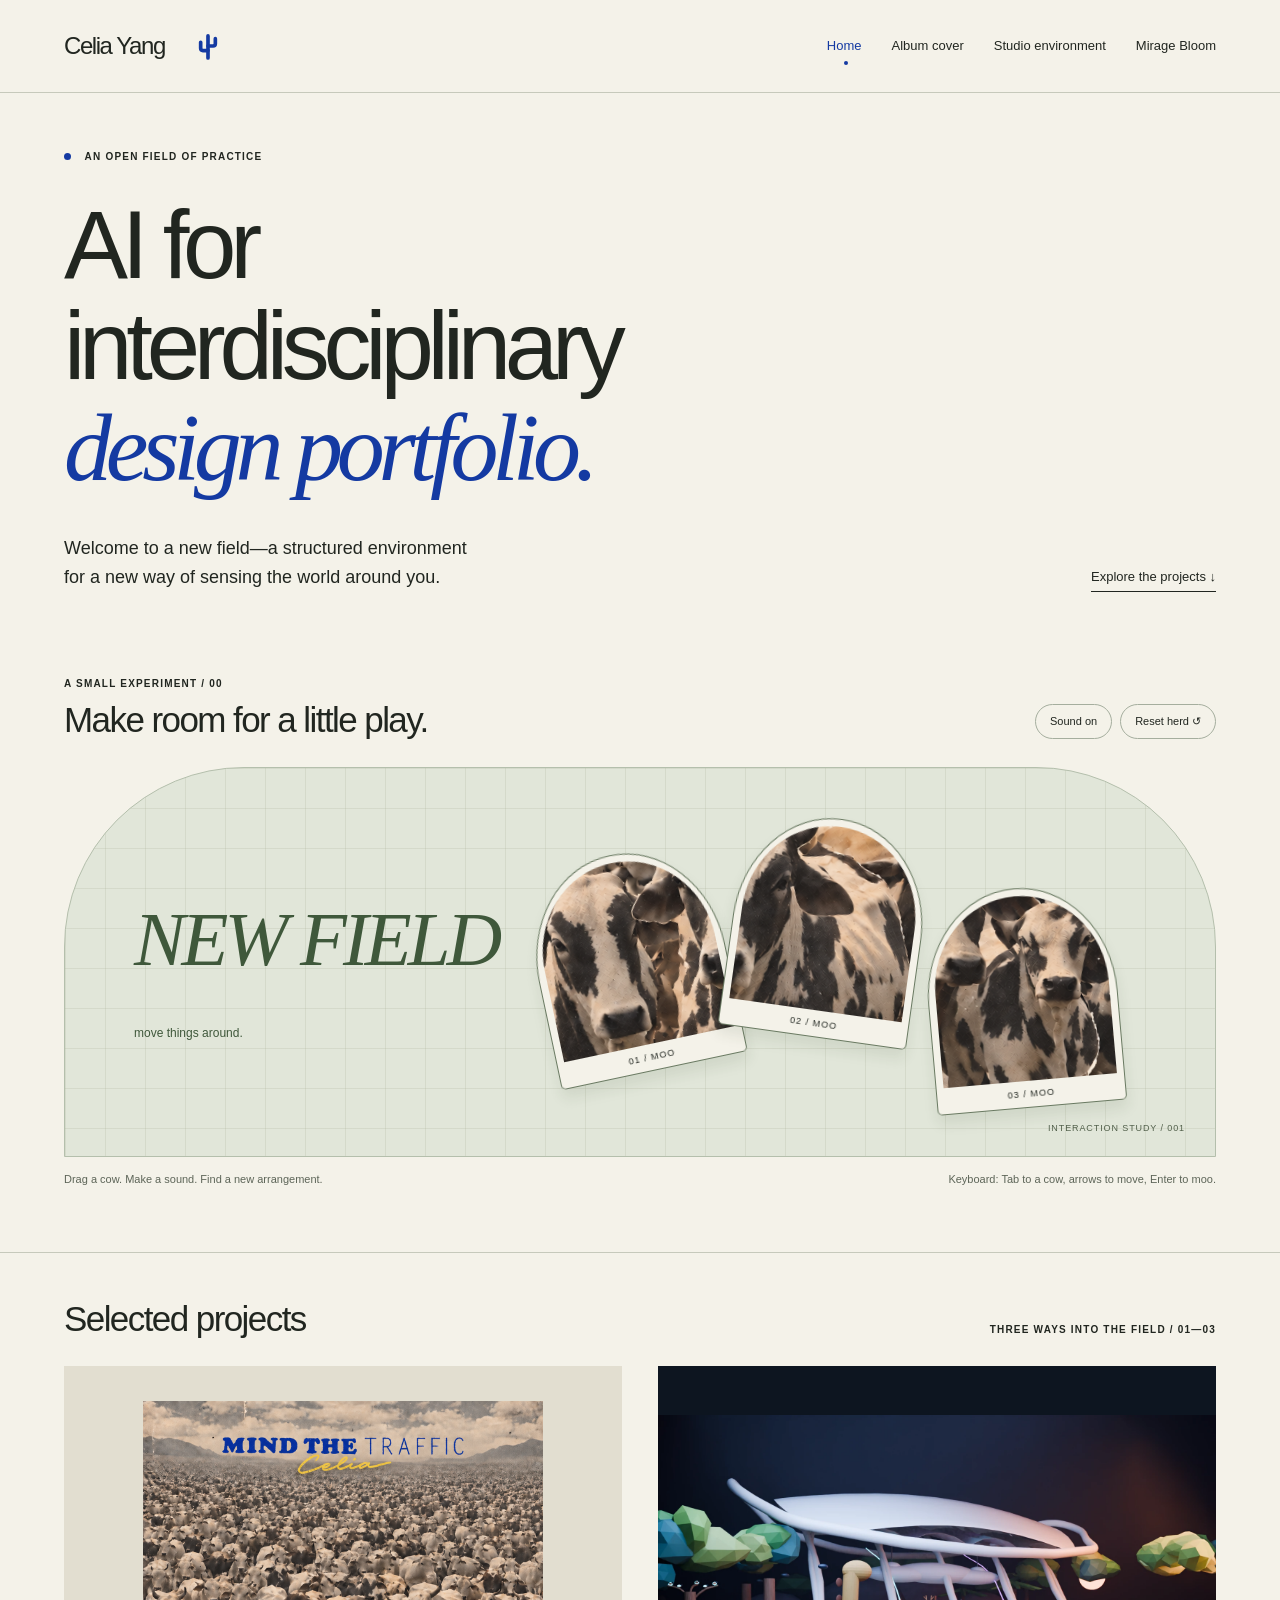
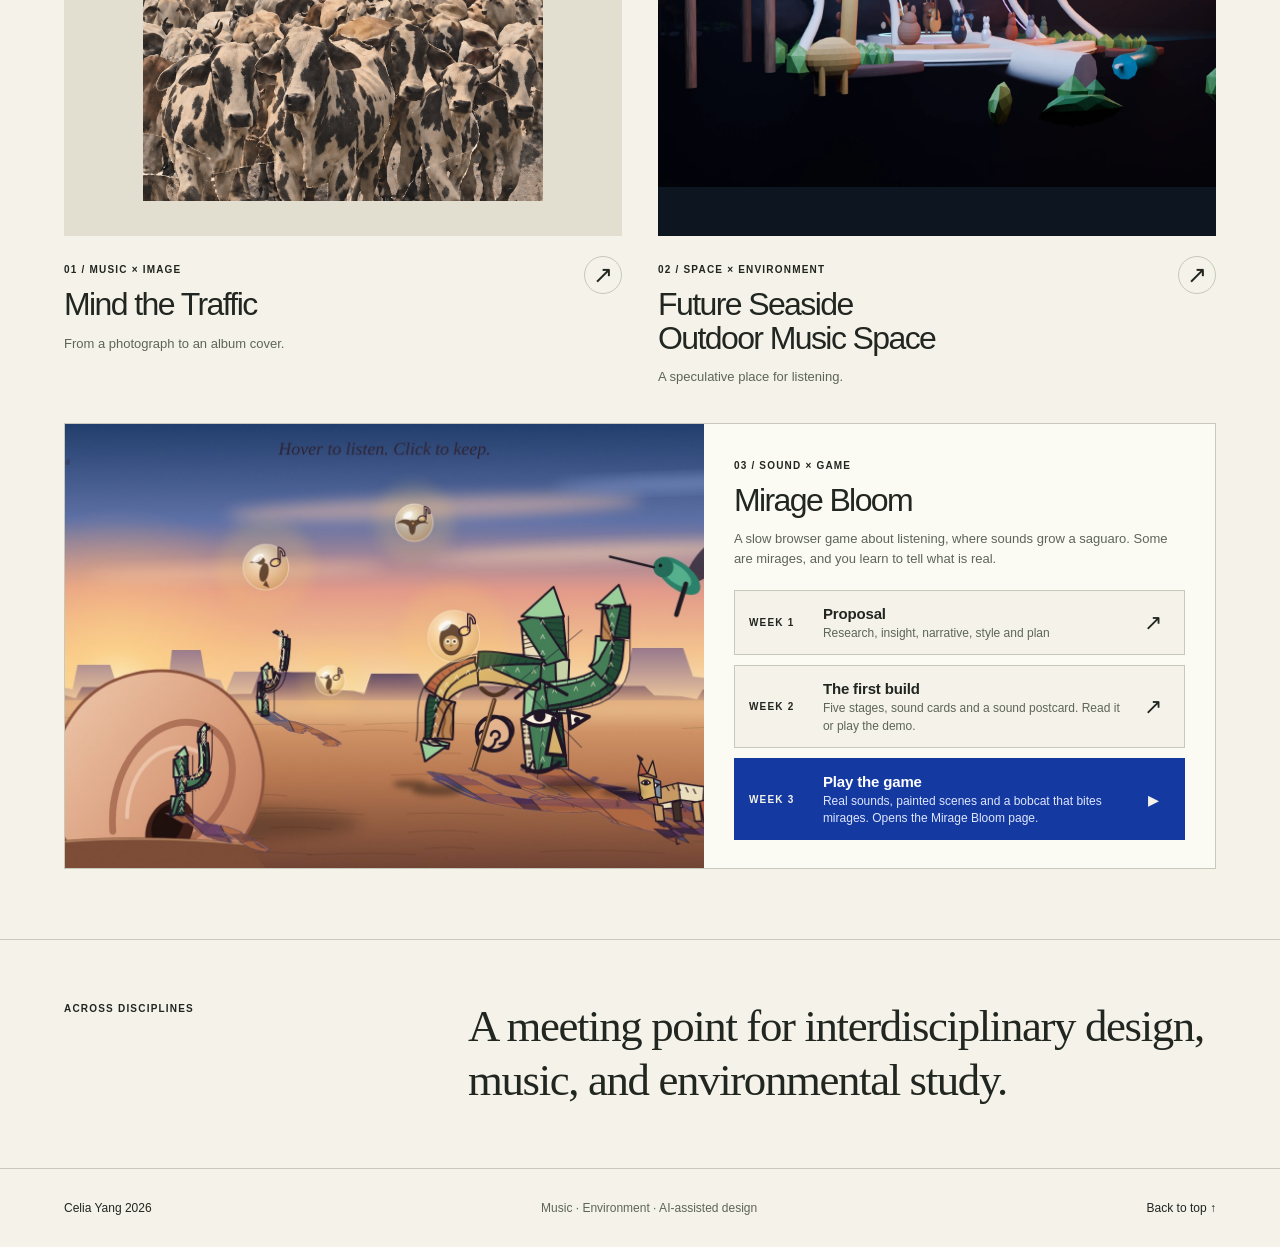
<file: index.html>
<!doctype html>
<html lang="en"><head><meta charset="utf-8"><meta name="viewport" content="width=device-width,initial-scale=1"><meta name="description" content="Celia Yang’s interdisciplinary design portfolio: music, AI-assisted visual composition, and a speculative coastal music environment."><meta name="theme-color" content="#143aa2"><title>AI for interdisciplinary design portfolio — Celia Yang</title><link rel="icon" href="assets/favicon.svg" type="image/svg+xml"><link rel="stylesheet" href="assets/styles.css"><script src="assets/site.js" defer></script></head>
<body class="page-home"><a class="skip" href="#main">Skip to content</a><header class="site-header"><a class="wordmark" href="index.html" aria-label="Celia Yang, home">Celia Yang<span class="mark" aria-hidden="true"><svg viewBox="0 0 24 32" width="22" height="30" fill="none" stroke="currentColor" stroke-width="4" stroke-linecap="round" stroke-linejoin="round" focusable="false"><path d="M12 29V5"/><path d="M12 21H6.5Q4 21 4 18.5V12"/><path d="M12 16h5.5q2.5 0 2.5-2.5V8"/></svg></span></a><nav aria-label="Main navigation"><a href="index.html" aria-current="page">Home</a><a href="album.html">Album cover</a><a href="studio.html">Studio environment</a><a href="mirage-bloom.html">Mirage Bloom</a></nav></header><main id="main"><section class="home-intro"><div class="eyebrow"><span class="dot"></span> An open field of practice</div><h1>AI for<br>interdisciplinary<br><em>design portfolio.</em></h1><div class="intro-bottom"><p>Welcome to a new field—a structured environment for a new way of sensing the world around you.</p><a class="text-link" href="#projects">Explore the projects ↓</a></div></section>
<section class="cattle-section" aria-labelledby="field-title"><div class="section-heading"><div><span class="eyebrow">A small experiment / 00</span><h2 id="field-title">Make room for a little play.</h2></div><div class="sound-controls"><button class="pill" id="sound-toggle" aria-pressed="true">Sound on</button><button class="pill" id="reset-herd">Reset herd ↺</button></div></div><div id="cattle-field" class="cattle-field"><div class="field-note" aria-hidden="true">NEW FIELD<br><span>move things around.</span></div><div class="field-coordinate" aria-hidden="true">INTERACTION STUDY / 001</div><button class="cow cow-one" data-cow="1" aria-label="Cattle one. Drag to move and hear a moo. Use arrow keys to move, Enter to moo."><span class="cow-photo" aria-hidden="true"></span><span class="cow-label">01 / moo</span></button><button class="cow cow-two" data-cow="2" aria-label="Cattle two. Drag to move and hear a moo. Use arrow keys to move, Enter to moo."><span class="cow-photo" aria-hidden="true"></span><span class="cow-label">02 / moo</span></button><button class="cow cow-three" data-cow="3" aria-label="Cattle three. Drag to move and hear a moo. Use arrow keys to move, Enter to moo."><span class="cow-photo" aria-hidden="true"></span><span class="cow-label">03 / moo</span></button></div><div class="field-caption"><p>Drag a cow. Make a sound. Find a new arrangement.</p><p>Keyboard: Tab to a cow, arrows to move, Enter to moo.</p></div><p id="herd-status" class="sr-only" role="status"></p></section>
<section id="projects" class="projects"><div class="section-heading"><h2>Selected projects</h2><span class="eyebrow">Three ways into the field / 01—03</span></div><div class="project-grid"><a class="project-card" href="album.html"><div class="project-media album-card"><img src="assets/album/final-cover.webp" alt="Mind the Traffic final cover: blue title and yellow Celia signature above a sepia landscape of cattle" width="1254" height="1254" class="cover" loading="eager" decoding="async"></div><div class="project-title"><div><span class="eyebrow">01 / Music × image</span><h3>Mind the Traffic</h3><p>From a photograph to an album cover.</p></div><span class="round-arrow" aria-hidden="true">↗</span></div></a><a class="project-card" href="studio.html"><div class="project-media studio-card"><img src="assets/studio/final-environment.webp" alt="White organic music pavilion with animal musicians and audience, a giraffe and low-poly coastal planting" width="1536" height="1024" class="" loading="eager" decoding="async"></div><div class="project-title"><div><span class="eyebrow">02 / Space × environment</span><h3>Future Seaside<br>Outdoor Music Space</h3><p>A speculative place for listening.</p></div><span class="round-arrow" aria-hidden="true">↗</span></div></a><article class="project-card wide mirage-box"><a class="project-media mirage-card" href="mirage-bloom.html" aria-label="Open the Mirage Bloom proposal"><img src="assets/mirage-bloom/mock-a-listen.jpg" alt="Surreal desert plain at dawn with a Cubist saguaro on a crutch, glass sound bubbles holding birds, and a giant ear" width="1600" height="900" loading="lazy" decoding="async"></a><div class="project-title"><div><span class="eyebrow">03 / Sound × game</span><h3>Mirage Bloom</h3><p>A slow browser game about listening, where sounds grow a saguaro. Some are mirages, and you learn to tell what is real.</p><ul class="box-dir" aria-label="Mirage Bloom directory"><li><a href="mirage-bloom-week1.html"><span class="bd-wk">Week 1</span><span class="bd-t"><b>Proposal</b>Research, insight, narrative, style and plan</span><span class="bd-go" aria-hidden="true">↗</span></a></li><li><a href="mirage-bloom-week2.html"><span class="bd-wk">Week 2</span><span class="bd-t"><b>The first build</b>Five stages, sound cards and a sound postcard. Read it or play the demo.</span><span class="bd-go" aria-hidden="true">↗</span></a></li><li><a class="play" href="mirage-bloom.html"><span class="bd-wk">Week 3</span><span class="bd-t"><b>Play the game</b>Real sounds, painted scenes and a bobcat that bites mirages. Opens the Mirage Bloom page.</span><span class="bd-go" aria-hidden="true">▸</span></a></li></ul></div></div></article></div></section><section class="closing"><span class="eyebrow">Across disciplines</span><p>A meeting point for interdisciplinary design, music, and environmental study.</p></section></main><footer><a href="index.html">Celia Yang 2026</a><p>Music · Environment · AI-assisted design</p><a href="#main">Back to top ↑</a></footer></body></html>
</file>
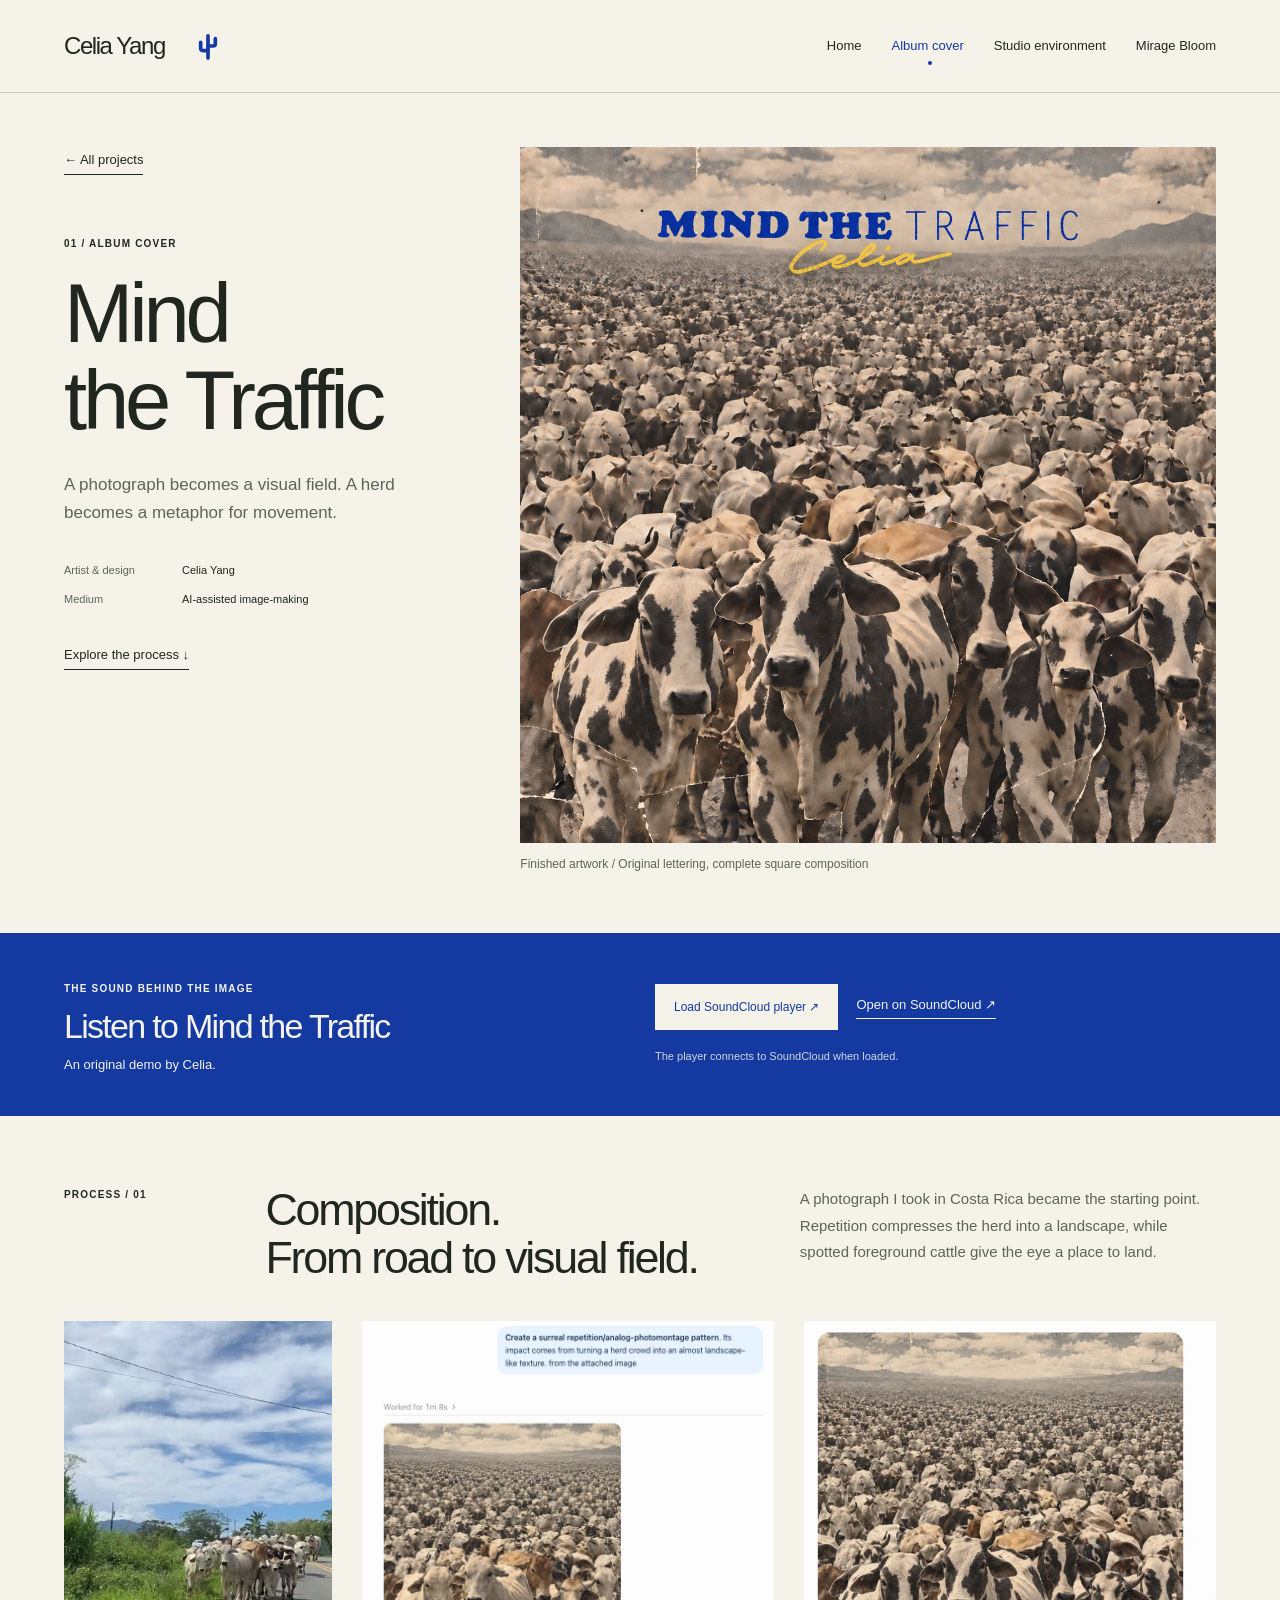
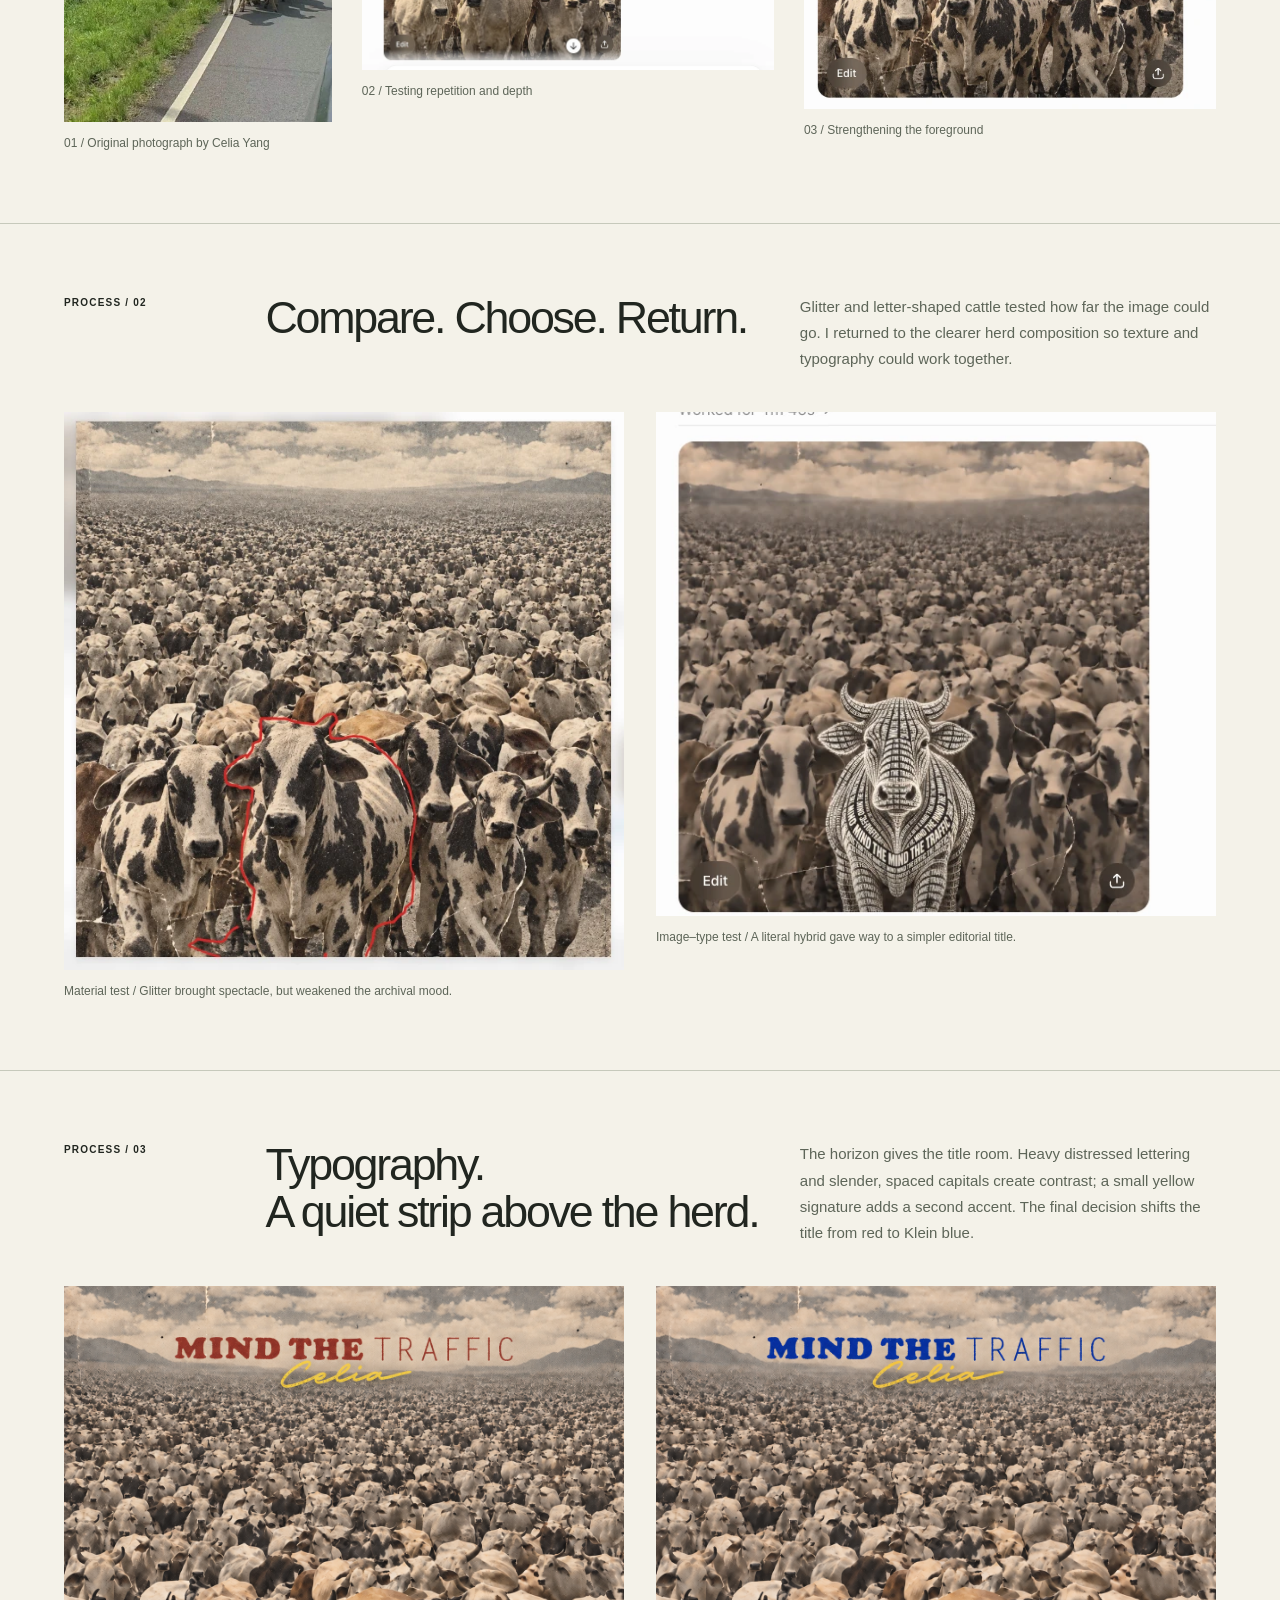
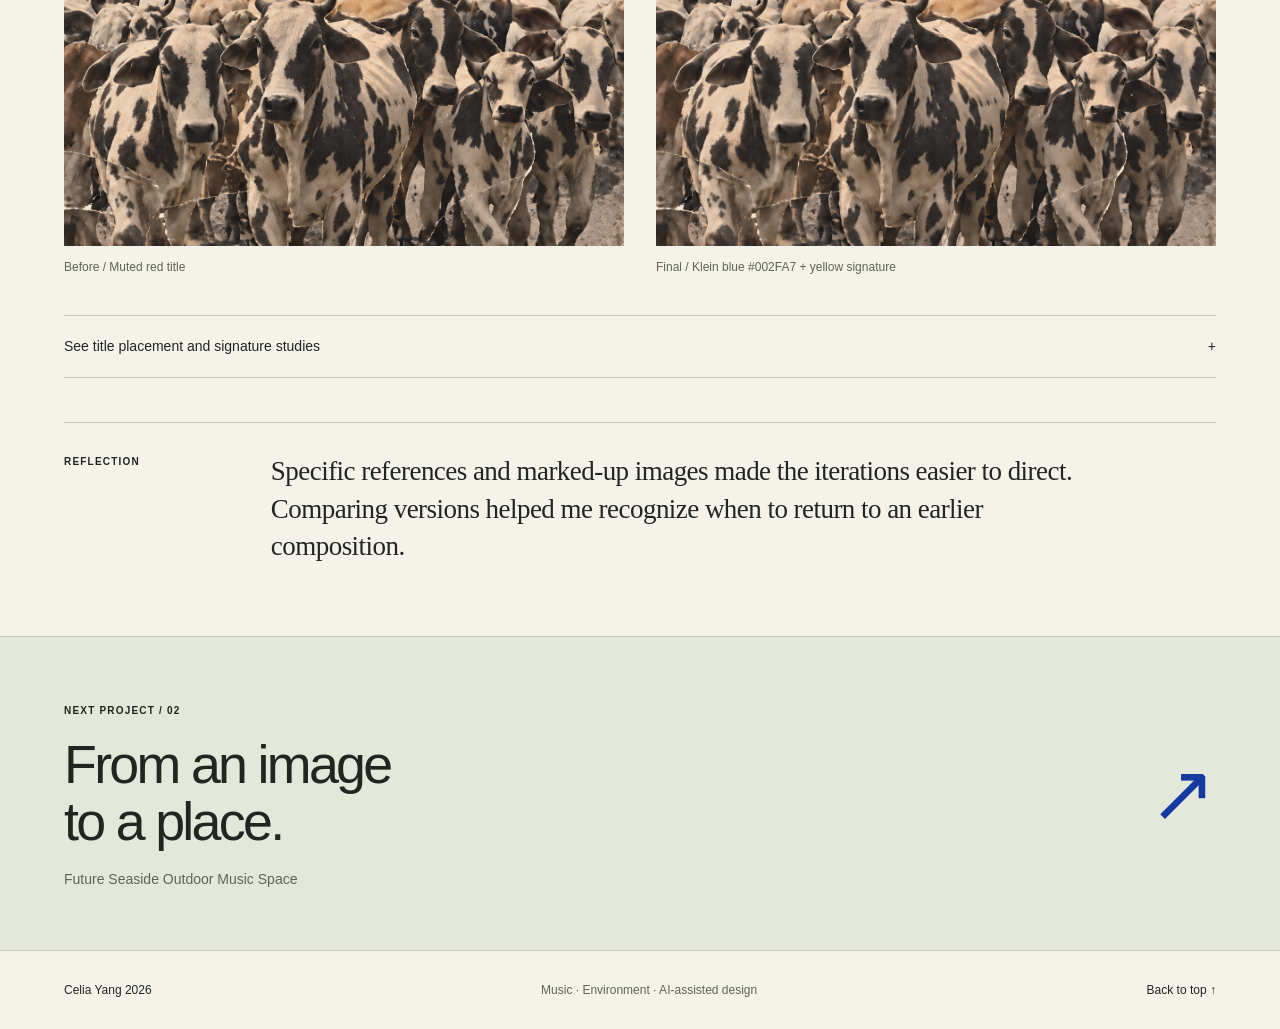
<file: album.html>
<!doctype html>
<html lang="en"><head><meta charset="utf-8"><meta name="viewport" content="width=device-width,initial-scale=1"><meta name="description" content="Celia Yang’s interdisciplinary design portfolio: music, AI-assisted visual composition, and a speculative coastal music environment."><meta name="theme-color" content="#143aa2"><title>Mind the Traffic — Celia Yang</title><link rel="icon" href="assets/favicon.svg" type="image/svg+xml"><link rel="stylesheet" href="assets/styles.css"><script src="assets/site.js" defer></script></head>
<body class="page-album"><a class="skip" href="#main">Skip to content</a><header class="site-header"><a class="wordmark" href="index.html" aria-label="Celia Yang, home">Celia Yang<span class="mark" aria-hidden="true"><svg viewBox="0 0 24 32" width="22" height="30" fill="none" stroke="currentColor" stroke-width="4" stroke-linecap="round" stroke-linejoin="round" focusable="false"><path d="M12 29V5"/><path d="M12 21H6.5Q4 21 4 18.5V12"/><path d="M12 16h5.5q2.5 0 2.5-2.5V8"/></svg></span></a><nav aria-label="Main navigation"><a href="index.html">Home</a><a href="album.html" aria-current="page">Album cover</a><a href="studio.html">Studio environment</a><a href="mirage-bloom.html">Mirage Bloom</a></nav></header><main id="main"><section class="project-opening album-opening"><div class="project-side"><a class="text-link" href="index.html#projects">← All projects</a><span class="eyebrow">01 / Album cover</span><h1>Mind <br>the Traffic</h1><p class="project-deck">A photograph becomes a visual field. A herd becomes a metaphor for movement.</p><dl><div><dt>Artist & design</dt><dd>Celia Yang</dd></div><div><dt>Medium</dt><dd>AI-assisted image-making</dd></div></dl><a class="text-link" href="#composition">Explore the process ↓</a></div><figure class="final-art"><img src="assets/album/final-cover.webp" alt="Mind the Traffic final cover: blue title and yellow Celia signature above a sepia landscape of cattle" width="1254" height="1254" class="cover" loading="eager" decoding="async"><figcaption>Finished artwork / Original lettering, complete square composition</figcaption></figure></section>
<section class="listen band"><div><span class="eyebrow">The sound behind the image</span><h2>Listen to Mind the Traffic</h2><p>An original demo by Celia.</p></div><div class="listen-actions"><button class="solid-button" id="load-song" aria-expanded="false" aria-controls="song-player">Load SoundCloud player ↗</button><a class="text-link" href="https://soundcloud.com/qgjchy7kp1ma/mind-the-traffic" target="_blank" rel="noopener noreferrer">Open on SoundCloud ↗</a><p class="small">The player connects to SoundCloud when loaded.</p></div><div id="song-player" class="song-player" hidden></div></section>
<section class="process-section" id="composition"><div class="process-heading"><span class="eyebrow">Process / 01</span><h2>Composition.<br>From road to visual field.</h2><p>A photograph I took in Costa Rica became the starting point. Repetition compresses the herd into a landscape, while spotted foreground cattle give the eye a place to land.</p></div><div class="composition-grid"><figure class="source-photo"><img src="assets/album/source-photo.webp" alt="Cattle on a road in Costa Rica in Celia’s original photograph" width="369" height="553" class="" loading="lazy" decoding="async"><figcaption>01 / Original photograph by Celia Yang</figcaption></figure><figure class=""><img src="assets/album/herd-exploration.webp" alt="Early AI-assisted exploration of repeated cattle receding toward mountains" width="834" height="707" class="" loading="lazy" decoding="async"><figcaption>02 / Testing repetition and depth</figcaption></figure><figure class=""><img src="assets/album/foreground-study.webp" alt="Cattle composition with stronger black-and-white foreground animals" width="541" height="510" class="" loading="lazy" decoding="async"><figcaption>03 / Strengthening the foreground</figcaption></figure></div></section>
<section class="process-section" id="comparisons"><div class="process-heading"><span class="eyebrow">Process / 02</span><h2>Compare. Choose. Return.</h2><p>Glitter and letter-shaped cattle tested how far the image could go. I returned to the clearer herd composition so texture and typography could work together.</p></div><div class="two-up"><figure class=""><img src="assets/album/glitter-study.webp" alt="Rejected glitter effect applied to foreground cattle" width="651" height="648" class="" loading="lazy" decoding="async"><figcaption>Material test / Glitter brought spectacle, but weakened the archival mood.</figcaption></figure><figure class=""><img src="assets/album/letter-study.webp" alt="Experimental combination of letterforms and a cattle silhouette" width="571" height="514" class="" loading="lazy" decoding="async"><figcaption>Image–type test / A literal hybrid gave way to a simpler editorial title.</figcaption></figure></div></section>
<section class="process-section" id="typography"><div class="process-heading"><span class="eyebrow">Process / 03</span><h2>Typography.<br>A quiet strip above the herd.</h2><p>The horizon gives the title room. Heavy distressed lettering and slender, spaced capitals create contrast; a small yellow signature adds a second accent. The final decision shifts the title from red to Klein blue.</p></div><div class="two-up"><figure class=""><img src="assets/album/cover-before.webp" alt="Earlier album cover with a red Mind the Traffic title and yellow Celia signature" width="1254" height="1254" class="" loading="lazy" decoding="async"><figcaption>Before / Muted red title</figcaption></figure><figure class=""><img src="assets/album/final-cover.webp" alt="Final album cover with the supplied Klein-blue title and yellow signature" width="1254" height="1254" class="" loading="lazy" decoding="async"><figcaption>Final / Klein blue #002FA7 + yellow signature</figcaption></figure></div><details class="process-details"><summary>See title placement and signature studies <span aria-hidden="true">+</span></summary><div class="two-up"><figure class=""><img src="assets/album/title-study.webp" alt="Title placement study showing a marked horizon and red title iteration" width="818" height="412" class="" loading="lazy" decoding="async"><figcaption>Reserving the horizon for the title</figcaption></figure><figure class=""><img src="assets/album/signature-study.webp" alt="Comparison of title and signature treatments" width="821" height="417" class="" loading="lazy" decoding="async"><figcaption>Keeping the signature as a controlled accent</figcaption></figure></div></details><div class="reflection"><span class="eyebrow">Reflection</span><p>Specific references and marked-up images made the iterations easier to direct. Comparing versions helped me recognize when to return to an earlier composition.</p></div></section><a class="next-project" href="studio.html"><div><span class="eyebrow">Next project / 02</span><h2>From an image<br>to a place.</h2><p>Future Seaside Outdoor Music Space</p></div><span aria-hidden="true">↗</span></a></main><footer><a href="index.html">Celia Yang 2026</a><p>Music · Environment · AI-assisted design</p><a href="#main">Back to top ↑</a></footer></body></html>
</file>
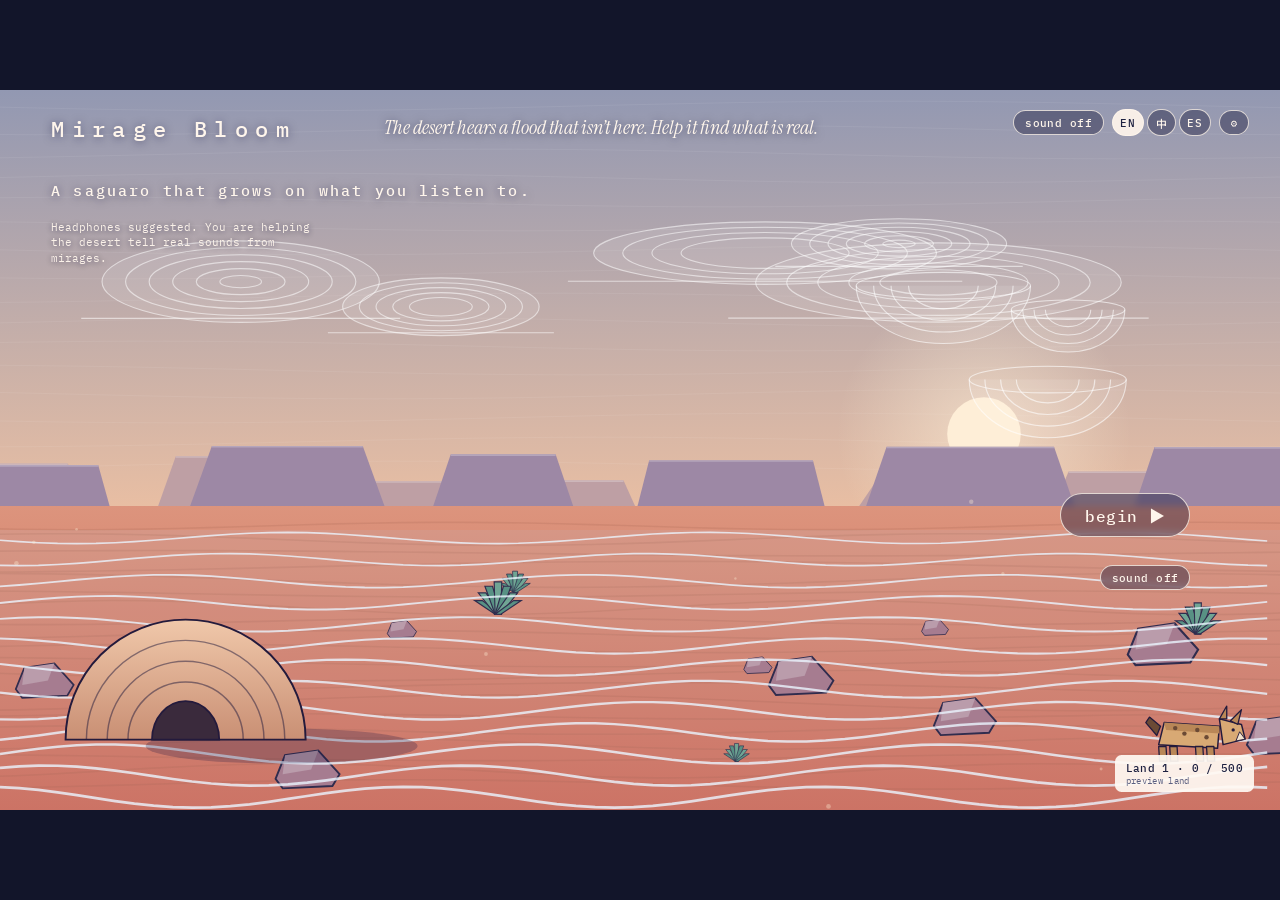
<file: mirage-bloom-game-week2.html>
<!DOCTYPE html>
<html lang="en">
<head>
<meta charset="utf-8">
<meta name="viewport" content="width=device-width, initial-scale=1">
<title>Mirage Bloom</title>
<link rel="preconnect" href="https://fonts.googleapis.com">
<link rel="preconnect" href="https://fonts.gstatic.com" crossorigin>
<link href="https://fonts.googleapis.com/css2?family=Instrument+Serif:ital@0;1&family=IBM+Plex+Sans:wght@400;500;600&family=IBM+Plex+Mono:wght@400;500&family=Noto+Sans+SC:wght@400;500&display=swap" rel="stylesheet">
<style>
/* Layout idea: one 16:9 stage. A canvas paints the desert; a thin HTML layer on top holds the HUD, cards and dialogs. */
:root{
  --ink:#1d2040; --paper:#fffaf4; --soft:#f0e6f0; --hud:#fff6ec; --accent:#c4452f;
  --geo:#4f6fb0; --bio:#3f8a6b; --anth:#c4452f; --muted:#5b5f80;
  --display:"Instrument Serif","Noto Sans SC",Georgia,serif;
  --body:"IBM Plex Sans","Noto Sans SC",system-ui,sans-serif;
  --mono:"IBM Plex Mono","Noto Sans SC",ui-monospace,monospace;
  color-scheme:dark;
}
*{box-sizing:border-box}
html,body{height:100%;margin:0;background:#12152a;color:var(--hud);font-family:var(--body);overflow:hidden}
#wrap{position:fixed;inset:0;display:grid;place-items:center}
#stage{position:relative;width:min(100vw,calc(100vh*16/9));aspect-ratio:16/9;overflow:hidden;background:#2a2556;font-size:10px;user-select:none;-webkit-user-select:none;touch-action:manipulation}
#scene{position:absolute;inset:0;width:100%;height:100%;display:block;outline:none}
#scene:focus-visible{box-shadow:inset 0 0 0 3px #ffd9a8}
#hud{position:absolute;inset:0;pointer-events:none;transition:opacity .8s}
#hud.idle{opacity:.55}
#hud > *{position:absolute}
button{font:inherit;color:inherit;cursor:pointer}
button:focus-visible,input:focus-visible{outline:2px solid #ffd9a8;outline-offset:2px}
.pill{pointer-events:auto;font:500 .85em var(--mono);color:var(--hud);background:rgba(24,24,58,.42);border:1.5px solid rgba(255,246,236,.78);border-radius:999px;padding:.4em 1em;backdrop-filter:blur(3px);letter-spacing:.04em}
.pill:hover{background:rgba(24,24,58,.62)}
.pill[aria-pressed="true"]{background:rgba(255,246,236,.92);color:var(--ink)}
.txt{text-shadow:0 1px 6px rgba(20,20,60,.55)}
#tl{left:2.4em;top:1.7em}
#kept{font:500 1.35em var(--mono);letter-spacing:.04em}
#stg{font:400 .85em var(--mono);letter-spacing:.1em;opacity:.9;margin-top:.15em}
#hint{left:50%;top:1.5em;transform:translateX(-50%);width:46em;text-align:center;font:italic 400 2.1em/1.15 var(--display);transition:opacity 1s}
#hint.faded{opacity:0}
#tr{right:2.4em;top:1.5em;display:flex;gap:.6em;align-items:center}
#langs{display:flex;gap:.25em}
#langs .pill{padding:.4em .7em}
#layers{right:2.4em;top:6.2em;width:17em;pointer-events:auto;background:rgba(255,250,244,.93);color:var(--ink);border-radius:1em;padding:.9em 1em;box-shadow:0 8px 24px rgba(20,20,60,.25)}
#layers h4{margin:0 0 .5em;font:400 1.3em var(--display)}
.lrow{display:grid;grid-template-columns:5.2em 1fr 2.6em;align-items:center;gap:.5em;padding:.28em 0;font:500 .8em var(--mono);cursor:pointer;background:none;border:0;width:100%;color:var(--ink);text-align:left}
.lrow .wf{height:1.5em}
.lrow.off{opacity:.4}
.lrow.later{opacity:.5;cursor:default}
.lrow .c{text-align:right;color:var(--muted)}
#dots{left:2.4em;bottom:1.7em;display:flex;gap:.9em;align-items:center}
#dots i{display:block;width:1.05em;height:1.05em;border-radius:50%;border:2px solid rgba(255,246,236,.9)}
#dots i.done{background:rgba(255,246,236,.95)}
#dots i.cur{background:rgba(255,246,236,.95);transform:scale(1.35)}
#dots i.next{border-style:dashed;opacity:.8}
#land{right:2.4em;bottom:1.7em;font:500 .85em var(--mono);padding:.55em 1em;background:rgba(255,250,244,.92);color:var(--ink);border-radius:.6em;letter-spacing:.03em;transition:transform .4s}
#land small{display:block;font-weight:400;color:var(--muted);font-size:.8em}
#land.pulse{transform:scale(1.12)}
#cards{left:50%;bottom:6.4em;transform:translateX(-50%);width:30em;display:grid;gap:.5em;justify-items:stretch}
.card{pointer-events:auto;background:var(--paper);color:var(--ink);border-left:.5em solid var(--c,var(--muted));border-radius:.9em;padding:.8em 1.1em;box-shadow:0 10px 28px rgba(20,20,60,.32);animation:rise .4s ease both;font-size:.9em}
.card .chip{display:flex;align-items:center;gap:.6em;font:500 .8em var(--mono);letter-spacing:.08em;text-transform:uppercase;color:var(--c)}
.card .chip .x{margin-left:auto;font-size:1.2em;background:none;border:0;color:var(--muted);padding:0 .2em;line-height:1}
.card h4{margin:.15em 0 .1em;font:400 1.7em/1.1 var(--display)}
.card p{margin:.2em 0;line-height:1.4}
.card .grew{color:var(--muted);font-size:.92em}
.card.small{padding:.55em 1.1em}
.card.small h4{font-size:1.3em;margin:0}
.card.mir{border-left-style:dashed}
@keyframes rise{from{opacity:0;transform:translateY(1em)}to{opacity:1;transform:none}}
.reduce .card{animation:fade .4s ease both}
@keyframes fade{from{opacity:0}to{opacity:1}}
#acts{left:50%;bottom:1.8em;transform:translateX(-50%);display:flex;gap:.8em}
#acts .pill,#echoacts .pill,#nextpill{font-size:.95em;padding:.5em 1.3em}
#acts[hidden],#echoacts[hidden],#nextpill[hidden],#cards:empty{display:none}
#echoacts{left:50%;bottom:1.8em;transform:translateX(-50%);display:flex;gap:.8em}
#nextpill{left:50%;bottom:1.8em;transform:translateX(-50%)}
.hide-pre,.hide-play{}
body[data-stage="0"] .hide-pre{display:none!important}
body[data-stage="6"] #hud > *:not(#tr):not(#land){display:none}
/* prelude */
#prelude{position:absolute;inset:0;pointer-events:none}
#prelude > *{position:absolute;pointer-events:auto}
#ptitle{left:4%;top:3.5%;font:500 1.7em var(--mono);letter-spacing:.34em;text-shadow:0 1px 8px rgba(20,20,60,.5)}
#ptag{left:4%;top:12.5%;font:500 1.2em var(--mono);letter-spacing:.14em;opacity:1;text-shadow:0 1px 8px rgba(20,20,60,.55)}
#pcond{left:30%;top:3.5%;width:42%;font:italic 400 1.6em/1.2 var(--display);text-shadow:0 1px 8px rgba(20,20,60,.55)}
#pbegin{right:7%;top:56%;font-size:1.25em;padding:.55em 1.5em}
#psnd{right:7%;top:66%}
#pnote{left:4%;top:18%;font:400 .85em/1.45 var(--mono);opacity:.95;text-align:left;width:25em;text-shadow:0 1px 6px rgba(20,20,60,.6)}
body:not([data-stage="0"]) #prelude{display:none}
/* modal */
#modal{position:absolute;inset:0;display:grid;place-items:center;background:rgba(18,20,48,.35);z-index:5}
#modal[hidden],#settings[hidden],#paused[hidden]{display:none}
.mbox{background:var(--paper);color:var(--ink);border-radius:1.2em;padding:1.6em 1.8em;width:44em;max-width:94%;max-height:92%;overflow:auto;box-shadow:0 20px 60px rgba(10,10,40,.5);font-size:1em}
.mbox h3{margin:0 0 .2em;font:400 2.4em/1.05 var(--display)}
.mbox p{margin:.4em 0;line-height:1.5;font-size:.95em}
.mbox .row{display:flex;gap:.7em;flex-wrap:wrap;margin-top:1em;align-items:center}
.btn{font:500 .9em var(--mono);border-radius:999px;padding:.55em 1.3em;border:1.5px solid var(--ink);background:transparent;color:var(--ink)}
.btn.primary{background:var(--ink);color:var(--paper)}
.btn:hover{opacity:.85}
a.btn{text-decoration:none;display:inline-block}
.tiles{display:grid;grid-template-columns:repeat(3,1fr);gap:.7em;margin-top:.8em}
.tile{border:1px solid #d8d6e6;border-top:.35em solid var(--c);border-radius:.7em;padding:.6em .8em;font-size:.88em}
.tile b{font:500 .85em var(--mono);color:var(--c);letter-spacing:.06em;text-transform:uppercase;display:block}
.tile span{display:block;color:var(--muted);line-height:1.35;margin:.2em 0}
.tile .num{font:400 2em var(--display);color:var(--ink)}
.seq{display:flex;flex-wrap:wrap;gap:.35em;margin:.6em 0}
.seq i{font-style:normal;font:500 .75em var(--mono);padding:.25em .6em;border-radius:999px;border:1.5px solid var(--c,#999);color:var(--c,#999)}
.seq i.rest{border-style:dashed;color:#999;--c:#999}
.seq i.on{background:var(--c);color:#fff}
.kv{display:flex;gap:1.2em;flex-wrap:wrap;font:400 .85em var(--mono);color:var(--muted);margin:.4em 0}
.kv b{color:var(--ink);font-weight:500}
#pcprev{width:100%;border-radius:.6em;border:1px solid #d8d6e6;margin-top:.6em;display:block}
.mbox input[type=email]{font:400 .95em var(--body);padding:.5em .9em;border-radius:.6em;border:1.5px solid #b9b6d0;min-width:16em;flex:1;color:var(--ink);background:#fff}
.note{font-size:.82em!important;color:var(--muted)}
/* settings */
#settings{position:absolute;right:2.4em;top:5em;width:22em;background:var(--paper);color:var(--ink);border-radius:1em;padding:1em 1.2em;box-shadow:0 14px 40px rgba(10,10,40,.45);z-index:6;font-size:.95em}
#settings h4{margin:0 0 .5em;font:400 1.5em var(--display)}
#settings label{display:flex;gap:.6em;align-items:center;padding:.35em 0;font-size:.9em}
#settings .btn{margin:.25em .25em 0 0;font-size:.8em;padding:.4em 1em}
#paused{position:absolute;left:50%;top:50%;transform:translate(-50%,-50%);font:italic 400 3em var(--display);text-shadow:0 2px 12px rgba(20,20,60,.6);pointer-events:none}
.sr{position:absolute;left:-9999px;width:1px;height:1px;overflow:hidden}
#rot{display:none;position:fixed;left:0;right:0;bottom:0;text-align:center;font:400 12px var(--mono);padding:6px;background:rgba(18,20,48,.9);z-index:9}
@media (max-aspect-ratio:1/1){#rot{display:block}}
@media (prefers-reduced-motion:reduce){.card{animation:fade .4s ease both}}
</style>
</head>
<body data-stage="0">
<div id="wrap">
<div id="stage">
  <canvas id="scene" tabindex="0" role="application" aria-label="Mirage Bloom desert scene. Tab cycles bubbles, Enter keeps, X dismisses."></canvas>
  <div id="hud">
    <div id="tl" class="txt hide-pre"><div id="kept"></div><div id="stg"></div></div>
    <div id="hint" class="txt hide-pre"></div>
    <div id="tr">
      <a id="backlink" class="pill" href="index.html" hidden></a>
      <button id="btnSound" class="pill" aria-pressed="false"></button>
      <div id="langs" role="group" aria-label="Language">
        <button class="pill" data-l="en" aria-pressed="true">EN</button>
        <button class="pill" data-l="zh" aria-pressed="false">中</button>
        <button class="pill" data-l="es" aria-pressed="false">ES</button>
      </div>
      <button id="btnGear" class="pill" aria-label="Settings">⚙</button>
    </div>
    <div id="layers" class="hide-pre" hidden></div>
    <div id="dots" class="hide-pre"></div>
    <div id="land"></div>
    <div id="cards" aria-live="polite"></div>
    <div id="acts" hidden><button id="btnKeep" class="pill"></button><button id="btnDismiss" class="pill"></button></div>
    <div id="echoacts" hidden><button id="btnPlayback" class="pill"></button><button id="btnPlant" class="pill"></button></div>
    <button id="nextpill" class="pill" hidden></button>
  </div>
  <div id="prelude">
    <div id="ptitle">Mirage Bloom</div>
    <div id="ptag"></div>
    <div id="pcond"></div>
    <button id="pbegin" class="pill"></button>
    <button id="psnd" class="pill" aria-pressed="false"></button>
    <div id="pnote"></div>
  </div>
  <div id="settings" hidden></div>
  <div id="paused" hidden></div>
  <div id="modal" hidden><div class="mbox" role="dialog" aria-modal="true" id="mbox"></div></div>
</div>
</div>
<div id="rot">Best in landscape. Turn your phone sideways.</div>
<div id="sr" class="sr" aria-live="polite"></div>
<script>
(()=>{
'use strict';
/* ============ utilities ============ */
const W=1600,H=900,HOR=520;
const $=s=>document.querySelector(s);
const lerp=(a,b,t)=>a+(b-a)*t, clamp=(v,a,b)=>Math.max(a,Math.min(b,v));
const rnd=(a,b)=>a+Math.random()*(b-a);
const pick=a=>a[Math.floor(Math.random()*a.length)];
function mulberry(a){return function(){a|=0;a=a+0x6D2B79F5|0;let t=Math.imul(a^a>>>15,1|a);t=t+Math.imul(t^t>>>7,61|t)^t;return((t^t>>>14)>>>0)/4294967296}}
const h2=h=>[parseInt(h.slice(1,3),16),parseInt(h.slice(3,5),16),parseInt(h.slice(5,7),16)];
const toHex=a=>'#'+a.map(v=>Math.round(clamp(v,0,255)).toString(16).padStart(2,'0')).join('');
const mixHex=(a,b,t)=>{const A=h2(a),B=h2(b);return toHex(A.map((v,i)=>lerp(v,B[i],t)))};
const rgba=(h,a)=>{const c=h2(h);return `rgba(${c[0]},${c[1]},${c[2]},${a})`};
const ease=t=>t<.5?2*t*t:1-Math.pow(-2*t+2,2)/2;
function store(k,v){try{if(v===undefined){return JSON.parse(localStorage.getItem(k))}localStorage.setItem(k,JSON.stringify(v))}catch(e){return null}}

/* ============ palettes (sampled from the reference pictures) ============ */
const PAL={
 1:{top:'#9298b2',hor:'#e8bea3',gnd:'#d06956',gndD:'#8e503e',acc:'#f38659',mesa:'#8a7aa6',star:0,sunX:1230,sunY:430,sunR:46,sunC:'#fff0d8',L:.55,shA:.26},
 2:{top:'#6a84ba',hor:'#edb8a5',gnd:'#c26c55',gndD:'#8a4a3a',acc:'#e7a241',mesa:'#9b88a8',star:0,sunX:1180,sunY:150,sunR:42,sunC:'#fff4e0',L:.22,shA:.2},
 3:{top:'#6e6f9d',hor:'#f2bda5',gnd:'#d36854',gndD:'#7a3f40',acc:'#ee7c56',mesa:'#7d6a98',star:0,sunX:330,sunY:380,sunR:50,sunC:'#ffd9b0',L:.8,shA:.3},
 4:{top:'#5a7ab7',hor:'#ecc39d',gnd:'#d59d76',gndD:'#8c5a48',acc:'#f5ab39',mesa:'#8a6f9a',star:0,sunX:1390,sunY:455,sunR:60,sunC:'#ffc58a',L:.95,shA:.3},
 5:{top:'#1b1d4e',hor:'#6a5a9a',gnd:'#3b3270',gndD:'#1d1a45',acc:'#fd7d11',mesa:'#2a2556',star:1,sunX:1260,sunY:130,sunR:58,sunC:'#fdf3d4',L:.5,shA:.34},
 6:{top:'#8aaaa0',hor:'#d8bda6',gnd:'#c7735e',gndD:'#8a4e42',acc:'#ef885f',mesa:'#8f97a8',star:0,sunX:1250,sunY:150,sunR:50,sunC:'#fff4dc',L:.5,shA:.22}
};
function lerpPal(a,b,t){const o={};for(const k in a){o[k]=(typeof a[k]==='number')?lerp(a[k],b[k],t):mixHex(a[k],b[k],t)}return o}

/* ============ text, three languages ============ */
const LNG={
 en:{tagline:'A saguaro that grows on what you listen to.',cond:'The desert hears a flood that isn’t here. Help it find what is real.',begin:'begin ▶',sndOn:'sound on',sndOff:'sound off',phones:'Headphones suggested. You are helping the desert tell real sounds from mirages.',
  kept:'kept',stage:'Stage',land:'Land',preview:'preview land',saguaros:'saguaros',keep:'Keep · real',dismiss:'Dismiss · unreal',cont:'Continue ▸',stay:'Stay a while',
  complete:'Stage complete',dissolved:'dissolved',rightcalls:'right calls',layers:'Layers',later:'later',playback:'Play back',plant:'Plant',settings:'Settings',assist:'Assist: always show the shadow clue',motion:'Reduce motion',
  previewShift:'Preview ground shift',resetLand:'Reset land count',restart:'Restart run',close:'Close',paused:'paused',journal:'Sound journal',
  keptCard:'kept',firstOf:'of',mirageTitle:'That was a mirage.',mirageDef:'A sound with no source in the land.',rightTitle:'Right call.',rightDef:'A mirage has no source.',realTitle:'That one was real.',realDef:'It drifts away.',
  mirageLabel:'Mirage',rightLabel:'Right call',realLabel:'Real',
  playOver:'Playback finished. Silent gaps are mirages you kept.',joined:'Your saguaro joins the land.',newLand:'The ground has moved. A new land begins.',again:'Play again',nextMorning:'Next morning, a new seed.',
  glossary:'What these terms mean',rests:'silent rests',
  pcTitle:'Sound postcard',pcDownload:'Download postcard',pcEmail:'Open email',pcCopy:'Copy message',pcAddr:'Email address',pcNote:'This page cannot send email or attach files. The email button opens your own mail app with the message filled in. Download the postcard first and attach it.',pcSaved:'Postcard saved.',pcCopied:'Message copied.',pcBlocked:'Saving is blocked here. Press and hold or right-click the postcard to save it.',
  pcNo:'Saguaro no.',pcIn:'in Land',pcMsg:'Greetings from the Sonoran desert of Mirage Bloom.',
  landMap:'Land map',soundStrip:'Sounds kept',geoShort:'geo',bioShort:'bio',anthShort:'anthro',
  rot:'Best in landscape. Turn your phone sideways.'},
 zh:{tagline:'一株长在你所聆听的声音上的巨柱仙人掌（saguaro）。',cond:'沙漠听见了一场并不存在的洪水。帮它找出真实的声音。',begin:'开始 ▶',sndOn:'开启声音',sndOff:'关闭声音',phones:'建议戴耳机。你正在帮沙漠分辨真实的声音与海市蜃楼。',
  kept:'已收藏',stage:'第',land:'土地',preview:'预览土地',saguaros:'株巨人柱仙人掌',keep:'收藏 · 真实',dismiss:'忽略 · 虚幻',cont:'继续 ▸',stay:'再待一会儿',
  complete:'阶段完成',dissolved:'已消散',rightcalls:'正确判断',layers:'声层',later:'稍后',playback:'回放',plant:'种下',settings:'设置',assist:'辅助：始终显示影子线索',motion:'减少动态效果',
  previewShift:'预览地面移动',resetLand:'重置土地计数',restart:'重新开始',close:'关闭',paused:'已暂停',journal:'声音日志',
  keptCard:'已收藏',firstOf:'/',mirageTitle:'那是海市蜃楼。',mirageDef:'这个声音在大地上没有来源。',rightTitle:'判断正确。',rightDef:'海市蜃楼没有来源。',realTitle:'那个是真实的。',realDef:'它飘走了。',
  mirageLabel:'海市蜃楼',rightLabel:'判断正确',realLabel:'真实',
  playOver:'回放结束。无声的空白就是你收藏的海市蜃楼。',joined:'你的巨人柱仙人掌加入了这片土地。',newLand:'地面移动了。新的土地开始了。',again:'再玩一次',nextMorning:'次日清晨，一粒新的种子。',
  glossary:'这些术语的含义',rests:'无声休止',
  pcTitle:'声音明信片',pcDownload:'下载明信片',pcEmail:'打开邮件',pcCopy:'复制文字',pcAddr:'电子邮件地址',pcNote:'本页面无法发送邮件或添加附件。邮件按钮会打开你自己的邮件应用并填好文字。请先下载明信片，再自行添加为附件。',pcSaved:'明信片已保存。',pcCopied:'文字已复制。',pcBlocked:'此处无法直接保存。请长按或右键点击明信片来保存。',
  pcNo:'第',pcIn:'株，位于土地',pcMsg:'来自《Mirage Bloom》索诺兰沙漠的问候。',
  landMap:'土地地图',soundStrip:'已收藏的声音',geoShort:'地理',bioShort:'生物',anthShort:'人为',
  rot:'横屏体验更佳。请将手机横过来。'},
 es:{tagline:'Un saguaro que crece con lo que escuchas.',cond:'El desierto oye una inundación que no existe. Ayúdalo a encontrar lo real.',begin:'empezar ▶',sndOn:'sonido activado',sndOff:'sonido apagado',phones:'Se sugieren auriculares. Ayudas al desierto a distinguir sonidos reales de espejismos.',
  kept:'guardados',stage:'Etapa',land:'Tierra',preview:'tierra de prueba',saguaros:'saguaros',keep:'Guardar · real',dismiss:'Descartar · irreal',cont:'Continuar ▸',stay:'Quedarme un rato',
  complete:'Etapa completa',dissolved:'disueltos',rightcalls:'aciertos',layers:'Capas',later:'después',playback:'Reproducir',plant:'Plantar',settings:'Ajustes',assist:'Ayuda: mostrar siempre la sombra',motion:'Reducir movimiento',
  previewShift:'Ver el movimiento del suelo',resetLand:'Reiniciar conteo de la tierra',restart:'Reiniciar partida',close:'Cerrar',paused:'en pausa',journal:'Diario de sonidos',
  keptCard:'guardado',firstOf:'de',mirageTitle:'Era un espejismo.',mirageDef:'Un sonido sin fuente en la tierra.',rightTitle:'Bien visto.',rightDef:'Un espejismo no tiene fuente.',realTitle:'Ese era real.',realDef:'Se aleja.',
  mirageLabel:'Espejismo',rightLabel:'Acierto',realLabel:'Real',
  playOver:'Fin de la reproducción. Los silencios son los espejismos que guardaste.',joined:'Tu saguaro se une a la tierra.',newLand:'El suelo se ha movido. Empieza una tierra nueva.',again:'Jugar otra vez',nextMorning:'A la mañana siguiente, una semilla nueva.',
  glossary:'Qué significan estos términos',rests:'silencios',
  pcTitle:'Postal sonora',pcDownload:'Descargar postal',pcEmail:'Abrir correo',pcCopy:'Copiar mensaje',pcAddr:'Correo electrónico',pcNote:'Esta página no puede enviar correos ni adjuntar archivos. El botón abre tu aplicación de correo con el mensaje listo. Descarga primero la postal y adúntala.',pcSaved:'Postal guardada.',pcCopied:'Mensaje copiado.',pcBlocked:'Aquí no se puede guardar directamente. Mantén pulsada la postal o haz clic derecho para guardarla.',
  pcNo:'Saguaro n.º',pcIn:'en la tierra',pcMsg:'Saludos desde el desierto de Sonora de Mirage Bloom.',
  landMap:'Mapa de la tierra',soundStrip:'Sonidos guardados',geoShort:'geo',bioShort:'bio',anthShort:'antro',
  rot:'Mejor en horizontal. Gira el teléfono.'}
};
const STG={
 1:{n:{en:'Listen',zh:'聆听',es:'Escuchar'},c:{en:'Geophony',zh:'地理声',es:'Geofonía'},hint:{en:'Listen for wind and rain. Keep what the land confirms.',zh:'聆听风与雨，收藏大地印证的声音。',es:'Escucha el viento y la lluvia. Guarda lo que la tierra confirma.'}},
 2:{n:{en:'Shimmer',zh:'微光',es:'Destello'},c:{en:'Biophony',zh:'生物声',es:'Biofonía'},hint:{en:'Who is singing? Look for the singer.',zh:'是谁在歌唱？去找找歌唱者。',es:'¿Quién canta? Busca al cantante.'}},
 3:{n:{en:'Layer',zh:'层叠',es:'Capas'},c:{en:'',zh:'',es:''},hint:{en:'Build the soundscape. Keep sounds you trust.',zh:'搭建声景，只收藏你信任的声音。',es:'Construye el paisaje sonoro. Guarda los sonidos en los que confías.'}},
 4:{n:{en:'Hum',zh:'嗡鸣',es:'Zumbido'},c:{en:'Anthrophony',zh:'人为声',es:'Antropofonía'},hint:{en:'Engines and voices. Is anyone really there?',zh:'引擎与人声，真的有人在吗？',es:'Motores y voces. ¿Hay alguien de verdad?'}},
 5:{n:{en:'Echo',zh:'回响',es:'Eco'},c:{en:'',zh:'',es:''},hint:{en:'Nothing gives them away. Keep what you believe.',zh:'再无破绽，只收藏你相信的。',es:'Nada los delata. Guarda lo que creas.'}}
};
const CLS={
 geo:{col:'#4f6fb0',n:{en:'Geophony',zh:'地理声',es:'Geofonía'},
  def:{en:'Sound from the earth itself: wind, rain, thunder.',zh:'非生物的自然环境产生的物理声音，如风声、雨声、雷鸣、流水声。',es:'El sonido de la propia tierra: viento, lluvia, trueno.'},
  grew:{en:'Gave your seedling water.',zh:'为你的幼苗带来了水。',es:'Dio agua a tu plántula.'}},
 bio:{col:'#3f8a6b',n:{en:'Biophony',zh:'生物声',es:'Biofonía'},
  def:{en:'Sound made by living things: birds, insects, animals.',zh:'特定栖息地内，所有非人类的生物所发出的声音，如鸟鸣、昆虫振翅。',es:'El sonido de los seres vivos: aves, insectos, animales.'},
  grew:{en:'Your saguaro gained a trunk and a nest hole.',zh:'你的巨人柱仙人掌长出了主干和巢洞。',es:'Tu saguaro ganó tronco y un nido.'}},
 anth:{col:'#c4452f',n:{en:'Anthrophony',zh:'人为声',es:'Antropofonía'},
  def:{en:'Sound made by people and their machines: voices, engines, music.',zh:'人类活动或人类制造的机械、技术所产生的声音，如交通噪音、机械运转声、音乐。',es:'El sonido de las personas y sus máquinas: voces, motores, música.'},
  grew:{en:'A flower opened on the crown.',zh:'冠顶开出了一朵花。',es:'Se abrió una flor en la copa.'}}
};
const KINDS={
 wind:{cls:'geo',n:{en:'Wind',zh:'风声',es:'Viento'}},
 rain:{cls:'geo',n:{en:'Gentle rain',zh:'细雨声',es:'Lluvia suave'}},
 thunder:{cls:'geo',n:{en:'Distant thunder',zh:'远处的雷声',es:'Trueno lejano'}},
 sand:{cls:'geo',n:{en:'Shifting sand',zh:'流沙声',es:'Arena que se mueve'}},
 flood:{cls:'geo',n:{en:'Rushing water',zh:'急流声',es:'Agua que corre'}},
 wren:{cls:'bio',n:{en:'Cactus wren',zh:'仙人掌鹪鹩',es:'Cucarachero desértico'}},
 dove:{cls:'bio',n:{en:'White-winged dove',zh:'白翅哀鸽',es:'Paloma aliblanca'}},
 woodpecker:{cls:'bio',n:{en:'Gila woodpecker',zh:'吉拉啄木鸟',es:'Carpintero de Gila'}},
 owl:{cls:'bio',n:{en:'Elf owl',zh:'精灵鸮',es:'Tecolote enano'}},
 insect:{cls:'bio',n:{en:'Insect buzz',zh:'虫鸣',es:'Zumbido de insectos'}},
 hummer:{cls:'bio',n:{en:'Anna’s hummingbird',zh:'安氏蜂鸟',es:'Colibrí de Anna'}},
 traffic:{cls:'anth',n:{en:'Distant engine',zh:'远处的引擎声',es:'Motor lejano'}},
 voices:{cls:'anth',n:{en:'Voices',zh:'人声',es:'Voces'}},
 music:{cls:'anth',n:{en:'Distant music',zh:'远处的音乐',es:'Música lejana'}}
};
const CLS_KINDS={geo:['wind','rain','thunder','sand'],bio:['wren','dove','woodpecker','owl','insect','hummer'],anth:['traffic','voices','music']};
const ST={
 1:{goal:6,maxB:3,gap:7,life:16,mir:6,cls:['geo']},
 2:{goal:8,maxB:4,gap:6,life:14,mir:4,cls:['bio']},
 3:{goal:9,maxB:5,gap:5,life:12,mir:3,cls:['geo','bio']},
 4:{goal:10,maxB:4,gap:6,life:20,mir:3,cls:['anth']},
 5:{goal:0,maxB:6,gap:4,life:10,mir:3,cls:['geo','bio','anth']}
};

/* ============ state ============ */
const S={
 stage:0,stageT:0,t:0,at:0,lang:'en',sound:false,assist:false,
 reduce:window.matchMedia&&matchMedia('(prefers-reduced-motion: reduce)').matches,
 paused:false,bubbles:[],parts:[],nid:1,hover:null,kfocus:null,tfocus:null,
 lastSpawn:0,spawnCount:0,lastMirage:false,floodShown:false,
 stageReal:0,stageRight:0,stageKept:{geo:0,bio:0,anth:0},stageDissolved:0,goalMet:false,
 run:null,ghosts:[],mute:{geo:0,bio:0,anth:0},layers:{geo:[],bio:[],anth:[]},seen:{geo:0,bio:0,anth:0},
 palFrom:PAL[1],palTo:PAL[1],palT:1,cur:PAL[1],sagMoveT:-1,shift:null,
 land:{epoch:1,count:0,max:500,far:0},flood:1,idle:0,sprout:false,play:null,cardTimer:null,lastCard:null,postcard:null,previewNote:false
};
function newRun(){return{geo:0,bio:0,anth:0,mirKept:0,rightCalls:0,glints:0,journal:[],flowers:0,planted:false}}
S.run=newRun();
const saved=store('mb_land_v1'); if(saved&&typeof saved.count==='number'){S.land.epoch=saved.epoch||1;S.land.count=clamp(saved.count|0,0,499);S.land.far=saved.far||0}
function saveLand(){store('mb_land_v1',{epoch:S.land.epoch,count:S.land.count,far:S.land.far})}
const tr=(k)=>(LNG[S.lang][k]!==undefined?LNG[S.lang][k]:LNG.en[k]);
const tx=(o)=>o[S.lang]||o.en;

/* ============ audio ============ */
const A={ctx:null,master:null,wet:null,noise:null,bed:null,flood:null,layerLoops:{geo:[],bio:[],anth:[]}};
function audioInit(){
 if(A.ctx)return true;
 try{A.ctx=new (window.AudioContext||window.webkitAudioContext)()}catch(e){return false}
 const c=A.ctx;
 A.master=c.createGain();A.master.gain.value=0;A.master.connect(c.destination);
 const len=Math.floor(c.sampleRate*1.8),ir=c.createBuffer(2,len,c.sampleRate);
 for(let ch=0;ch<2;ch++){const d=ir.getChannelData(ch);for(let i=0;i<len;i++)d[i]=(Math.random()*2-1)*Math.pow(1-i/len,2.6)}
 A.wet=c.createConvolver();A.wet.buffer=ir;const wg=c.createGain();wg.gain.value=.55;A.wet.connect(wg);wg.connect(A.master);
 const nb=c.createBuffer(1,c.sampleRate*2,c.sampleRate),d=nb.getChannelData(0);for(let i=0;i<d.length;i++)d[i]=Math.random()*2-1;A.noise=nb;
 return true;
}
function mkBus(real,vol){
 const c=A.ctx,b=c.createGain();b.gain.value=vol;b.connect(A.master);
 if(real){const s=c.createGain();s.gain.value=.5;b.connect(s);s.connect(A.wet)}
 return b;
}
function osc(b,type,f0,f1,t,d,g){
 const c=A.ctx,o=c.createOscillator();o.type=type;o.frequency.setValueAtTime(f0,t);
 if(f1!=null&&f1!==f0)o.frequency.exponentialRampToValueAtTime(Math.max(20,f1),t+d);
 const e=c.createGain();e.gain.setValueAtTime(.0001,t);e.gain.exponentialRampToValueAtTime(g,t+Math.min(.03,d/3));e.gain.exponentialRampToValueAtTime(.0001,t+d);
 o.connect(e);e.connect(b);o.start(t);o.stop(t+d+.05);
}
function nz(b,t,d,g,type,f,q,f1,att){
 const c=A.ctx,s=c.createBufferSource();s.buffer=A.noise;s.loop=true;
 const fl=c.createBiquadFilter();fl.type=type;fl.frequency.setValueAtTime(f,t);if(f1)fl.frequency.linearRampToValueAtTime(f1,t+d);fl.Q.value=q||.7;
 const e=c.createGain();e.gain.setValueAtTime(.0001,t);e.gain.linearRampToValueAtTime(g,t+(att||d*.4));e.gain.linearRampToValueAtTime(.0001,t+d);
 s.connect(fl);fl.connect(e);e.connect(b);s.start(t,Math.random()*1.4);s.stop(t+d+.05);
}
const PF=r=>r?1+(Math.random()-.5)*.08:1;           /* pitch drift for real sounds */
const JT=(r,x)=>r?x*(1+(Math.random()-.5)*.4):x;     /* timing jitter for real sounds */
const VOICE={
 wind(b,r,t){const d=3.4;nz(b,t,d,r?.5:.42,'bandpass',r?rnd(300,650):480,.8,r?rnd(400,800):480,d*.45);if(!r)osc(b,'sine',392,null,t,d,.012);return d},
 rain(b,r,t){const d=2.6;for(let i=0;i<46;i++){const tt=t+(r?Math.random()*d:i*d/46);nz(b,tt,.03,r?rnd(.12,.3):.2,'highpass',3200,.7,null,.004)}return d},
 thunder(b,r,t){const d=3;if(r){nz(b,t,d,.9,'lowpass',130,.7,60,.25);nz(b,t+1.1,2,.5,'lowpass',90,.7,50,.3)}else{osc(b,'sine',58,52,t,d,.5);osc(b,'sine',116,104,t,d,.12)}return d},
 sand(b,r,t){const d=2.4;for(let i=0;i<4;i++)nz(b,t+JT(r,i*.6),.5,r?rnd(.15,.3):.22,'bandpass',2200,1.2,null,.15);return d},
 flood(b,r,t){const d=3.6;nz(b,t,d,.75,'lowpass',1800,.5,1400,d*.3);nz(b,t,d,.4,'bandpass',700,.6,500,d*.3);return d},
 wren(b,r,t){const d=1.6;let tt=t;for(let i=0;i<9;i++){const f=3300*PF(r)*(1-i*.02);if(r)osc(b,'sawtooth',f,f*.8,tt,.05,.06);else osc(b,'sine',f,f*.8,tt,.05,.08);tt+=JT(r,.15-i*.008)}return d},
 dove(b,r,t){const d=1.8;[0,.5,1]['map'](x=>x).forEach((x,i)=>{const f=(i===1?440:400)*PF(r);osc(b,'sine',f,f*.92,t+JT(r,x),.38,.14)});if(!r)osc(b,'sine',880,null,t,1.4,.01);return d},
 woodpecker(b,r,t){const d=1.2;for(let i=0;i<8;i++){const tt=t+JT(r,i*.055);nz(b,tt,.03,.4,'lowpass',1800,.7,null,.003);osc(b,'sine',900*PF(r),700,tt,.03,.12)}return d},
 owl(b,r,t){const d=1.8;const f=330*PF(r);osc(b,'sine',f,f*.9,t,.5,.2);osc(b,'sine',f*.95,f*.85,t+JT(r,.75),.55,.2);return d},
 insect(b,r,t){const d=1.8;const c=A.ctx,s=c.createBufferSource();s.buffer=A.noise;s.loop=true;const fl=c.createBiquadFilter();fl.type='bandpass';fl.frequency.value=5500*PF(r);fl.Q.value=8;const e=c.createGain();e.gain.setValueAtTime(.0001,t);e.gain.linearRampToValueAtTime(.3,t+.2);e.gain.linearRampToValueAtTime(.0001,t+d);
  const lfo=c.createOscillator(),lg=c.createGain();lfo.frequency.value=r?rnd(45,70):60;lg.gain.value=r?.15:.0;lfo.connect(lg);lg.connect(e.gain);lfo.start(t);lfo.stop(t+d+.05);s.connect(fl);fl.connect(e);e.connect(b);s.start(t,Math.random()*1.4);s.stop(t+d+.05);return d},
 hummer(b,r,t){const d=1.2;const f=2300*PF(r);osc(b,'sine',f,f*1.25,t,.5,.07);osc(b,'sine',f*1.25,f*.9,t+.45,.6,.07);osc(b,'sine',f*2,f*2.4,t,.5,.015);return d},
 traffic(b,r,t){const d=4;if(r){nz(b,t,d,.5,'lowpass',260,.6,170,d*.5);nz(b,t,d,.3,'bandpass',420,1,200,d*.5)}else{osc(b,'sine',82,null,t,d,.22);osc(b,'sine',83.4,null,t,d,.22);osc(b,'sine',164,null,t,d,.05)}return d},
 voices(b,r,t){const d=3.2;const n=9;for(let i=0;i<n;i++){const tt=t+JT(r,i*.34);if(r){nz(b,tt,.28,rnd(.12,.3),'bandpass',rnd(450,700),2,null,.08);nz(b,tt,.28,rnd(.08,.2),'bandpass',rnd(1300,1900),3,null,.08)}else{osc(b,'sawtooth',140,null,tt,.3,.05)}}return d},
 music(b,r,t){const d=3.4;const sc=[392,440,523.25,587.33,659.25,587.33,523.25];sc.forEach((f,i)=>{const tt=t+JT(r,i*.42);osc(b,r?'triangle':'sine',f*PF(r),null,tt,.4,r?.1:.12)});return d}
};
function startLoop(kind,real,vol){
 if(!S.sound||!A.ctx)return null;
 const o={stop:false,vol,real,kind,bus:null,timer:0,mute:false};
 const run=()=>{if(o.stop)return;o.bus=mkBus(real,o.mute?0:o.vol);let d=1;try{d=VOICE[kind](o.bus,real,A.ctx.currentTime+.03)}catch(e){d=1}
  const cont=(kind==='wind'||kind==='traffic'||kind==='flood'||kind==='thunder');
  o.timer=setTimeout(run,Math.max(300,d*1000*(cont?.78:1)+(real?rnd(200,1100):500)))};
 run();return o;
}
function stopLoop(o,fade){if(!o)return;o.stop=true;clearTimeout(o.timer);if(o.bus&&A.ctx){try{o.bus.gain.setTargetAtTime(0,A.ctx.currentTime,fade||.08)}catch(e){}}}
function setLoopVol(o,v){o.vol=v;if(o.bus&&A.ctx)try{o.bus.gain.setTargetAtTime(o.mute?0:v,A.ctx.currentTime,.05)}catch(e){}}
function oneShotRumble(){if(!S.sound||!A.ctx)return;const b=mkBus(true,1),t=A.ctx.currentTime+.02;nz(b,t,8,1.1,'lowpass',110,.7,50,2.5);osc(b,'sine',42,34,t,8,.5)}
function shimmerSound(){if(!S.sound||!A.ctx)return;const b=mkBus(false,.6),t=A.ctx.currentTime+.02;[1568,2093,2637].forEach((f,i)=>osc(b,'sine',f,f*1.02,t+i*.05,.5,.05))}
function chimeSound(){if(!S.sound||!A.ctx)return;const b=mkBus(true,.6),t=A.ctx.currentTime+.02;[523,659,784].forEach((f,i)=>osc(b,'triangle',f,null,t+i*.07,.5,.08))}
function startBed(){if(A.bed||!S.sound)return;A.bed=startLoop('wind',true,.07)}
function startFlood(){if(A.flood||!S.sound)return;A.flood=startLoop('flood',false,.9)}
function drainFlood(){
 if(!A.flood)return;const f=A.flood;A.flood=null;
 if(A.ctx&&f.bus){try{f.bus.gain.setTargetAtTime(0,A.ctx.currentTime,2)}catch(e){}}
 setTimeout(()=>stopLoop(f,.2),6500);f.vol=0;
}
function rebuildLayers(){
 for(const c of ['geo','bio','anth']){A.layerLoops[c].forEach(o=>stopLoop(o));A.layerLoops[c]=[]}
 if(!S.sound||!A.ctx)return;
 for(const c of ['geo','bio','anth']){S.layers[c].forEach(k=>{const o=startLoop(k,true,.13);if(o){o.mute=!!S.mute[c];A.layerLoops[c].push(o)}})}
}
function setSound(on){
 S.sound=on;
 if(on){if(!audioInit()){S.sound=false;return}A.ctx.resume();A.master.gain.setTargetAtTime(.9,A.ctx.currentTime,.05);startBed();if(S.stage===0)startFlood();rebuildLayers()}
 else{if(A.ctx)A.master.gain.setTargetAtTime(0,A.ctx.currentTime,.05);[A.bed,A.flood].forEach(o=>stopLoop(o));A.bed=null;A.flood=null;for(const c of ['geo','bio','anth']){A.layerLoops[c].forEach(o=>stopLoop(o));A.layerLoops[c]=[]}for(const b of S.bubbles){if(b.loop){stopLoop(b.loop);b.loop=null}}}
}
window.__core={W,H,HOR,S,A,PAL,LNG,STG,CLS,KINDS,CLS_KINDS,ST,VOICE,$,lerp,clamp,rnd,pick,mulberry,mixHex,rgba,ease,lerpPal,store,toHex,h2,tr,tx,newRun,saveLand,startLoop,stopLoop,setLoopVol,oneShotRumble,shimmerSound,chimeSound,startBed,startFlood,drainFlood,rebuildLayers,setSound,audioInit,mkBus};
})();
(()=>{
'use strict';
const {W,H,HOR,S,lerp,clamp,rnd,mulberry,mixHex,rgba,ease}=window.__core;
const ART={dec:null,decSeed:-1,spr:new Map(),landCache:{n:-1,list:[]}};
const INK='#231a3c';
const shade=(hex,t)=>t>=0?mixHex(hex,'#ffffff',t):mixHex(hex,'#000000',-t);

/* ---------- decor ---------- */
function genDecor(seed){
 const r=mulberry(seed*7919+13);
 const d={mesas:[[],[]],clouds:[],bowls:[],rocks:[],agaves:[],stars:[],land:[],trees:[],washes:[],dunes:[],motes:[]};
 for(let l=0;l<2;l++){let x=-80;while(x<W+100){const w=l?r()*160+140:r()*140+110,h=l?r()*50+40:r()*40+24;d.mesas[l].push({x,w,h,sl:r()*14+14});x+=w+(l?r()*120+20:r()*90+10)}}
 for(let i=0;i<5;i++)d.clouds.push({x:r()*W,y:90+r()*220,rx:100+r()*130,ry:26+r()*26,sp:3+r()*5,k:4+Math.floor(r()*3)});
 for(let i=0;i<3;i++)d.bowls.push({x:200+r()*1200,y:140+r()*220,rx:60+r()*50,ry:20+r()*12,ph:r()*6});
 for(let i=0;i<9;i++)d.rocks.push({x:r()*W,y:600+r()*270,s:.6+r()*1.1});
 for(let i=0;i<5;i++)d.agaves.push({x:r()*W,y:620+r()*230,s:.6+r()*.7});
 for(let i=0;i<90;i++)d.stars.push({x:r()*W,y:r()*HOR*.9,s:.5+r()*1.6,ph:r()*6});
 let tries=0;
 while(d.land.length<260&&tries<5000){tries++;const x=40+r()*(W-80),y=565+r()*215;
  if(x<440&&y>640)continue;if(x>870&&x<1160&&y>560)continue;
  d.land.push({x,y,v:Math.floor(r()*3),sc:.85+r()*.3})}
 for(let i=0;i<34;i++)d.trees.push({x:60+r()*(W-120),y:575+r()*200,s:.7+r()*.6});
 for(let i=0;i<3;i++){const pts=[];const x=200+r()*1200;for(let k=0;k<8;k++)pts.push([x+Math.sin(k*.9+i*2)*80+i*60,HOR+10+k*50]);d.washes.push(pts)}
 for(let i=0;i<20;i++)d.dunes.push({y:545+i*17,ph:r()*6,amp:3+r()*7,fr:.003+r()*.004});
 for(let i=0;i<26;i++)d.motes.push({x:r()*W,y:r()*H,sp:3+r()*6,s:1+r()*2,ph:r()*6});
 return d;
}
function decor(){const seed=S.land.epoch;if(ART.decSeed!==seed){ART.dec=genDecor(seed);ART.decSeed=seed;ART.landCache.n=-1}return ART.dec}

/* ---------- cubist saguaro sprites ---------- */
function poly(g,pts,fill,lw){g.beginPath();pts.forEach((p,i)=>i?g.lineTo(p[0],p[1]):g.moveTo(p[0],p[1]));g.closePath();if(fill){g.fillStyle=fill;g.fill()}if(lw){g.lineWidth=lw;g.strokeStyle=INK;g.stroke()}}
function buildSag(o){
 const h=o.h,tw=Math.max(14,h*.17),pad=72,armsN=o.arms||0;
 const reach=armsN?h*.42+tw:0;
 const w=Math.ceil(tw+reach*2+pad*2),hh=Math.ceil(h+pad*2);
 const c=document.createElement('canvas');c.width=w;c.height=hh;const g=c.getContext('2d');
 const cx=w/2,by=hh-pad;g.translate(cx,by);g.lineJoin='round';g.lineCap='round';
 const lw=o.small?1.4:2.4;
 const base=o.tint===1?'#6ea07a':o.tint===2?'#82a86c':'#5f9a75';
 const tn=[shade(base,-.18),shade(base,.05),shade(base,-.32),shade(base,.2)];
 const xs=[-tw/2,-tw/4,0,tw/4,tw/2],tops=[-h*.93,-h*.985,-h,-h*.97,-h*.9];
 const tips=[{x:0,y:-h-tw*.5}];
 const AR=[{s:-1,y:.42,out:.3,up:.3},{s:1,y:.55,out:.34,up:.27},{s:-1,y:.7,out:.22,up:.18}].slice(0,armsN);
 for(const a of AR){
  const aw=tw*.72,x0=a.s*tw/2,out=h*a.out,up=h*a.up,y0=-h*a.y,xe=a.s*(tw/2+out);
  poly(g,[[x0,y0],[xe,y0],[xe,y0-aw/2],[x0,y0-aw/2]],tn[0],lw);
  poly(g,[[x0,y0-aw/2],[xe,y0-aw/2],[xe,y0-aw],[x0,y0-aw]],tn[1],lw);
  const xl=Math.min(xe,xe-a.s*aw),xr=Math.max(xe,xe-a.s*aw),xm=(xl+xr)/2,ty=y0-aw-up;
  poly(g,[[xl,y0-aw],[xm,y0-aw],[xm,ty-8],[xl,ty]],tn[2],lw);
  poly(g,[[xm,y0-aw],[xr,y0-aw],[xr,ty+6],[xm,ty-8]],tn[3],lw);
  poly(g,[[xl,ty],[xm,ty-8],[xr,ty+6],[xm,ty-aw*.55]],shade(base,.32),lw);
  tips.push({x:xm,y:ty-aw*.5});
 }
 for(let i=0;i<4;i++)poly(g,[[xs[i],0],[xs[i+1],0],[xs[i+1],tops[i+1]],[xs[i],tops[i]]],tn[i],lw);
 poly(g,[[xs[0],tops[0]],[xs[4],tops[4]],[xs[2],tops[2]-tw*.55]],shade(base,.3),lw);
 g.strokeStyle='rgba(35,26,60,.28)';g.lineWidth=1;
 for(let i=1;i<4;i++){g.beginPath();g.moveTo(xs[i]+tw*.06,-4);g.lineTo(xs[i]+tw*.06,tops[i]+10);g.stroke()}
 if(!o.small){
  const P=o.pat||{geo:0,bio:0,anth:0};
  for(let i=0;i<P.geo;i++){g.beginPath();g.arc(xs[0]+tw*.14+(i%2)*tw*.22,-h*(.1+i*.08),tw*.055,0,7);g.fillStyle='#2f4f9a';g.fill()}
  g.strokeStyle='#e4ec96';g.lineWidth=2.4;
  for(let i=0;i<P.bio;i++){const y=-h*(.14+i*.085);g.beginPath();g.moveTo(xs[2]+2,y);g.lineTo(xs[3]-2,y-tw*.2);g.stroke()}
  for(let i=0;i<P.anth;i++){g.fillStyle='#f0903a';g.fillRect(xs[3]+tw*.05,-h*(.2+i*.1),tw*.12,tw*.12);g.strokeStyle=INK;g.lineWidth=1;g.strokeRect(xs[3]+tw*.05,-h*(.2+i*.1),tw*.12,tw*.12)}
  if(h>150){
   g.beginPath();g.ellipse(xs[1],-h*.55,tw*.22,tw*.13,0,0,7);g.fillStyle='#fffaf0';g.fill();g.lineWidth=1.8;g.strokeStyle=INK;g.stroke();
   g.beginPath();g.arc(xs[1]+tw*.03,-h*.55,tw*.065,0,7);g.fillStyle=INK;g.fill();
   g.beginPath();g.arc(xs[3]+tw*.04,-h*.42,tw*.12,.5,5.2);g.stroke();g.beginPath();g.arc(xs[3]+tw*.04,-h*.42,tw*.06,.5,5.2);g.stroke();
  }
 }
 const nf=o.flowers||0;
 for(let k=0;k<nf;k++){const t=tips[k%tips.length];const jx=(k>=tips.length?(k%3-1)*7:0);crown(g,t.x+jx,t.y,Math.max(8,h*.045))}
 if(o.bloom){const t=tips[0];g.save();g.translate(t.x,t.y-h*.03);for(let k=0;k<8;k++){g.rotate(Math.PI/4);g.beginPath();g.ellipse(0,-h*.035,h*.014+3,h*.03+4,0,0,7);g.fillStyle='#fffdf6';g.fill();g.lineWidth=1.2;g.strokeStyle=INK;g.stroke()}g.beginPath();g.arc(0,0,h*.016+2,0,7);g.fillStyle='#f5c542';g.fill();g.restore()}
 const sil=document.createElement('canvas');sil.width=w;sil.height=hh;const sg=sil.getContext('2d');sg.drawImage(c,0,0);sg.globalCompositeOperation='source-in';sg.fillStyle='#1a1440';sg.fillRect(0,0,w,hh);
 return{c,sil,cx,by,h};
}
function crown(g,x,y,len){
 g.strokeStyle='#d8493a';g.lineWidth=2;
 for(let k=-2;k<=2;k++){const a=-Math.PI/2+k*.42;const ex=x+Math.cos(a)*len,ey=y+Math.sin(a)*len;g.beginPath();g.moveTo(x,y);g.quadraticCurveTo(x+Math.cos(a)*len*.5+k*2,y+Math.sin(a)*len*.7,ex,ey);g.stroke();g.beginPath();g.arc(ex,ey,2.4,0,7);g.fillStyle='#d8493a';g.fill()}
}
function getSpr(key,o){let s=ART.spr.get(key);if(!s){s=buildSag(o);ART.spr.set(key,s);if(ART.spr.size>60){const k=ART.spr.keys().next().value;ART.spr.delete(k)}}return s}
function sagParams(){
 const st=S.stage,r=S.run;let h,arms=0;
 if(st<=1)h=lerp(48,120,clamp(S.stageReal/6,0,1));
 else if(st===2){h=lerp(170,250,clamp(S.stageReal/8,0,1));arms=r.bio>=4?1:0}
 else if(st===3){h=lerp(250,320,clamp(S.stageReal/9,0,1));arms=2}
 else if(st===4){h=lerp(320,360,clamp(S.stageRight/10,0,1));arms=3}
 else{h=370;arms=3}
 const flowers=st===4?Math.min(6,r.flowers):(st>=5?6:0),bloom=st===4?r.flowers>=5:st>=5;
 return{h:Math.round(h/4)*4,arms,flowers,bloom,pat:{geo:Math.min(9,r.geo),bio:Math.min(9,r.bio),anth:Math.min(6,r.anth)},tint:0};
}
function playerSprite(){const p=sagParams();const key='P|'+JSON.stringify(p);return getSpr(key,p)}
function landSprite(v,arms,fl){const key=`L|${v}|${arms}|${fl}`;return getSpr(key,{h:110,arms,small:true,flowers:fl,tint:v})}

/* ---------- sky and clouds ---------- */
function drawSky(g,P){
 const gr=g.createLinearGradient(0,0,0,HOR);gr.addColorStop(0,P.top);gr.addColorStop(1,P.hor);g.fillStyle=gr;g.fillRect(0,0,W,HOR+2);
 g.strokeStyle='rgba(255,255,255,.07)';g.lineWidth=1.2;
 for(let i=0;i<16;i++){const y=20+i*30;g.beginPath();for(let x=0;x<=W;x+=40){const yy=y+Math.sin(x*.004+i+S.at*.05)*6;x?g.lineTo(x,yy):g.moveTo(x,yy)}g.stroke()}
 if(P.star>.02){const d=decor();for(const s of d.stars){const a=P.star*(.5+.5*Math.sin(S.at*1.5+s.ph));g.fillStyle=`rgba(255,248,230,${a*.9})`;g.beginPath();g.arc(s.x,s.y,s.s,0,7);g.fill()}}
 const sg=g.createRadialGradient(P.sunX,P.sunY,P.sunR*.2,P.sunX,P.sunY,P.sunR*4);sg.addColorStop(0,rgba(P.sunC,.55));sg.addColorStop(1,rgba(P.sunC,0));g.fillStyle=sg;g.fillRect(P.sunX-P.sunR*4,P.sunY-P.sunR*4,P.sunR*8,P.sunR*8);
 g.beginPath();g.arc(P.sunX,P.sunY,P.sunR,0,7);g.fillStyle=rgba(P.sunC,.95);g.fill();
}
function drawClouds(g,P){
 const d=decor();
 for(const c of d.clouds){
  const x=((c.x+S.at*c.sp*(S.reduce?0:1))%(W+500))-250;
  g.fillStyle='rgba(255,255,255,.1)';g.beginPath();g.ellipse(x,c.y,c.rx,c.ry,0,0,7);g.fill();
  g.strokeStyle='rgba(255,255,255,.55)';g.lineWidth=1.4;
  for(let k=0;k<c.k;k++){const f=1-k*.17;g.beginPath();g.ellipse(x,c.y,c.rx*f,c.ry*f,0,0,7);g.stroke()}
  g.beginPath();g.moveTo(x-c.rx*1.15,c.y+c.ry*.9);g.lineTo(x+c.rx*1.15,c.y+c.ry*.9);g.stroke();
 }
 for(const b of d.bowls){
  const y=b.y+(S.reduce?0:Math.sin(S.at*.6+b.ph)*6);
  g.fillStyle='rgba(255,255,255,.1)';g.beginPath();g.ellipse(b.x,y,b.rx,b.ry*2.4,0,0,Math.PI);g.fill();
  g.strokeStyle='rgba(255,255,255,.6)';g.lineWidth=1.4;
  for(let k=0;k<4;k++){const f=1-k*.2;g.beginPath();g.ellipse(b.x,y,b.rx*f,b.ry*2.4*f,0,0,Math.PI);g.stroke()}
  g.beginPath();g.ellipse(b.x,y,b.rx,b.ry*.55,0,0,7);g.stroke();
 }
}

/* ---------- mesas and ground ---------- */
function drawMesas(g,P,dx){
 const d=decor();const shim=S.stage===2&&!S.reduce?2.6:0;
 for(let l=0;l<2;l++){
  const col=l?mixHex(P.mesa,P.hor,.2):mixHex(P.mesa,P.hor,.55);
  g.save();g.translate(dx*(l?1:.4),0);
  for(const m of d.mesas[l]){
   const sx=i=>shim?Math.sin(S.at*2.2+(m.x+i)*.012)*shim:0;
   const top=HOR-m.h-(l?0:6);
   g.beginPath();g.moveTo(m.x,HOR+2);g.lineTo(m.x+m.sl+sx(0),top);g.lineTo(m.x+m.w-m.sl+sx(50),top);g.lineTo(m.x+m.w,HOR+2);g.closePath();
   g.fillStyle=col;g.fill();
   g.strokeStyle=rgba(mixHex(col,'#ffffff',.35),.7);g.lineWidth=2;g.beginPath();g.moveTo(m.x+m.sl+sx(0),top+1);g.lineTo(m.x+m.w-m.sl+sx(50),top+1);g.stroke();
  }
  if(!l&&S.land.far>0){const n=Math.min(70,Math.floor(S.land.far/8));g.fillStyle=mixHex(P.mesa,'#1a1440',.3);for(let i=0;i<n;i++){const x=(i*97+31)%W,hh=10+(i*13)%14;g.fillRect(x,HOR-hh,3,hh+2);if(i%2){g.fillRect(x-5,HOR-hh*.6,5,2);g.fillRect(x-5,HOR-hh*.6-5,2,6)}}}
  g.restore();
 }
 if(shim){g.strokeStyle='rgba(255,255,255,.22)';g.lineWidth=1.4;for(let i=0;i<4;i++){g.beginPath();for(let x=0;x<=W;x+=30){const y=HOR-6+i*8+Math.sin(x*.02+S.at*3+i)*2.5;x?g.lineTo(x,y):g.moveTo(x,y)}g.stroke()}
  g.fillStyle='rgba(170,215,235,.18)';g.fillRect(0,HOR+3,W,22);g.strokeStyle='rgba(255,255,255,.5)';g.lineWidth=1.2;for(let i=0;i<3;i++){g.beginPath();for(let x=0;x<=W;x+=30){const y=HOR+8+i*6+Math.sin(x*.03+S.at*2+i)*1.8;x?g.lineTo(x,y):g.moveTo(x,y)}g.stroke()}}
}
function drawGround(g,P,dx,tilt){
 const d=decor();
 g.save();g.translate(dx,0);if(tilt){g.translate(W/2,HOR);g.rotate(tilt);g.translate(-W/2,-HOR)}
 const gr=g.createLinearGradient(0,HOR,0,H);gr.addColorStop(0,mixHex(P.gnd,P.hor,.5));gr.addColorStop(1,P.gnd);g.fillStyle=gr;g.fillRect(-200,HOR,W+400,H-HOR+60);
 g.strokeStyle=rgba(P.gndD,.15);g.lineWidth=2;
 for(const u of d.dunes){g.beginPath();for(let x=-100;x<=W+100;x+=40){const y=u.y+Math.sin(x*u.fr+u.ph)*u.amp;x>-100?g.lineTo(x,y):g.moveTo(x,y)}g.stroke()}
 if(S.land.count>=1||S.land.epoch>1){g.strokeStyle=rgba(P.gndD,.2);for(const w of d.washes){g.lineWidth=10;g.beginPath();w.forEach((p,i)=>i?g.lineTo(p[0],p[1]):g.moveTo(p[0],p[1]));g.stroke();g.lineWidth=4;g.strokeStyle=rgba(P.gndD,.12);g.stroke();g.strokeStyle=rgba(P.gndD,.2)}}
 for(const rk of d.rocks)drawRock(g,rk.x,rk.y,rk.s,P);
 for(const a of d.agaves)drawAgave(g,a.x,a.y,a.s,P);
 g.restore();
}
function drawRock(g,x,y,s,P){
 g.save();g.translate(x,y);g.scale(s,s);
 const col=mixHex(P.mesa,P.gnd,.4);
 poly(g,[[-26,0],[-18,-20],[10,-24],[28,-4],[22,6],[-20,8]],col,1.6);
 poly(g,[[-18,-20],[10,-24],[4,-8],[-20,-4]],shade(col,.25),0);
 g.restore();
}
function drawAgave(g,x,y,s,P){
 g.save();g.translate(x,y);g.scale(s,s);
 for(let i=-3;i<=3;i++){const a=-Math.PI/2+i*.32;const L=34-Math.abs(i)*3;g.beginPath();g.moveTo(-3,0);g.lineTo(Math.cos(a)*L-4,Math.sin(a)*L);g.lineTo(Math.cos(a)*L+4,Math.sin(a)*L);g.lineTo(3,0);g.closePath();g.fillStyle=i%2?'#4f8a78':'#6aa08a';g.fill();g.lineWidth=1.2;g.strokeStyle=INK;g.stroke()}
 g.restore();
}
function drawFlood(g,f){
 if(f<.02)return;
 g.fillStyle=`rgba(170,205,235,${.1*f})`;g.fillRect(0,HOR+30,W,H-HOR);
 for(let i=0;i<13;i++){const y=560+i*27;g.strokeStyle=`rgba(236,246,255,${.8*f})`;g.lineWidth=2+i*.12;g.beginPath();for(let x=0;x<=W;x+=24){const yy=y+Math.sin(x*.012+S.at*(S.reduce?0:1.4)+i*.9)*(7+i*.5);x?g.lineTo(x,yy):g.moveTo(x,yy)}g.stroke()}
}
function drawTrees(g,P,dx){
 const n=Math.min(34,Math.floor((S.land.count-30)/6));if(n<=0)return;const d=decor();
 g.save();g.translate(dx,0);
 for(let i=0;i<n;i++){const t=d.trees[i];g.save();g.translate(t.x,t.y);g.scale(t.s,t.s);
  g.strokeStyle='#6b5a3a';g.lineWidth=3;g.beginPath();g.moveTo(0,0);g.lineTo(-4,-22);g.moveTo(-2,-14);g.lineTo(10,-26);g.stroke();
  for(const [ox,oy,r] of [[-10,-30,16],[8,-34,18],[-2,-44,14]]){g.beginPath();g.ellipse(ox,oy,r,r*.7,0,0,7);g.fillStyle='rgba(176,196,98,.92)';g.fill();g.lineWidth=1.2;g.strokeStyle=INK;g.stroke()}
  g.restore()}
 g.restore();
}
function landList(){
 const n=Math.min(150,S.land.count);
 if(ART.landCache.n!==n){const d=decor();ART.landCache.list=d.land.slice(0,n).sort((a,b)=>a.y-b.y);ART.landCache.n=n}
 return ART.landCache.list;
}
function drawLandSaguaros(g,P,dx,L,shA){
 const list=landList();if(!list.length)return;
 const a=S.land.count/S.land.max,hf=lerp(.28,1.15,Math.pow(a,.8));
 const arms=a<.5?0:(a<.75?1:2),fl=a>.6?(a>.85?4:2):0;
 g.save();g.translate(dx,0);
 for(const s of list){
  const spr=landSprite(s.v,arms,fl);const k=(.3+(s.y-540)/260*.7)*hf*s.sc;
  g.save();g.translate(s.x,s.y);g.scale(k,k);
  g.save();g.transform(1,0,L,-.3,0,0);g.globalAlpha=shA*.8;g.drawImage(spr.sil,-spr.cx,-spr.by);g.restore();
  g.drawImage(spr.c,-spr.cx,-spr.by);g.restore();
 }
 g.restore();
}

/* ---------- dome, player saguaro, bobcat ---------- */
function drawDome(g,P,dx){
 g.save();g.translate(dx,0);
 const cx=232,cy=812;
 g.save();g.globalAlpha=.25;g.fillStyle='#1a1440';g.beginPath();g.ellipse(cx+120,cy+8,170,22,0,0,7);g.fill();g.restore();
 const gr=g.createLinearGradient(0,cy-150,0,cy);gr.addColorStop(0,'#f0c8aa');gr.addColorStop(1,'#c98f74');
 g.beginPath();g.ellipse(cx,cy,150,150,0,Math.PI,0);g.closePath();g.fillStyle=gr;g.fill();g.lineWidth=2.4;g.strokeStyle=INK;g.stroke();
 g.strokeStyle='rgba(35,26,60,.5)';g.lineWidth=1.8;
 for(let k=1;k<4;k++){g.beginPath();g.ellipse(cx,cy,150-k*26,150-k*26,0,Math.PI,0);g.stroke()}
 g.beginPath();g.ellipse(cx,cy,42,48,0,Math.PI,0);g.closePath();g.fillStyle='#3a2a3c';g.fill();g.lineWidth=2.2;g.strokeStyle=INK;g.stroke();
 g.restore();
}
function drawPlayerSag(g,P,dx){
 if(S.stage===0||S.stage===6)return;
 const spr=playerSprite();
 let x=232,by=800;
 if(S.stage>=2){const p=S.sagMoveT<0?1:clamp((S.at-S.sagMoveT)/3,0,1);x=lerp(232,1010,ease(p));by=lerp(800,790,ease(p))}
 else{by=806}
 const L=P.L+Math.sin(S.at*.03)*.04,tk=1;
 g.save();g.translate(dx,0);
 g.save();g.translate(x,by);g.transform(1,0,L,-.32,0,0);g.globalAlpha=P.shA;g.drawImage(spr.sil,-spr.cx,-spr.by);g.restore();
 g.drawImage(spr.c,x-spr.cx,by-spr.by);
 for(const gh of S.ghosts){const a=1-(S.at-gh.t)/6;if(a<=0)continue;const tw=Math.max(14,spr.h*.17);const yy=by-spr.h*gh.f,xx=x+gh.s*(tw*.7);
  g.save();g.setLineDash([5,4]);g.strokeStyle=`rgba(255,170,205,${a})`;g.lineWidth=2;g.beginPath();g.moveTo(xx,yy-18);g.lineTo(xx+14,yy);g.lineTo(xx,yy+18);g.lineTo(xx-14,yy);g.closePath();g.stroke();g.restore()}
 g.restore();
 S.sagPos={x,top:by-spr.h-10};
}
function drawBobcat(g,x,y,s){
 const t=S.at,bob=S.reduce?0:Math.sin(t*2)*1.2,px=x+(S.reduce?0:Math.sin(t*.15)*30);
 g.save();g.translate(px,y+bob);g.scale(-s,s);g.lineJoin='round';
 const tan='#d8a974',tan2='#b98757',dk='#6b4a35';
 poly(g,[[-30,-30],[30,-34],[36,-10],[-28,-6]],tan,1.6);
 poly(g,[[-30,-30],[30,-34],[28,-26],[-30,-22]],tan2,0);
 poly(g,[[-30,-38],[-54,-32],[-58,-16],[-34,-10]],tan,1.6);
 poly(g,[[-50,-32],[-54,-48],[-42,-36]],tan2,1.4);poly(g,[[-38,-38],[-38,-52],[-30,-38]],tan2,1.4);
 poly(g,[[-52,-24],[-58,-16],[-48,-14]],'#f3e3cf',1);
 g.fillStyle=INK;g.beginPath();g.arc(-45,-26,1.8,0,7);g.fill();
 poly(g,[[34,-30],[46,-40],[50,-34],[38,-20]],dk,1.4);
 for(const lx of [-24,-12,16,28]){poly(g,[[lx,-8],[lx+8,-8],[lx+7,8],[lx-1,8]],tan2,1.4)}
 g.fillStyle=dk;for(const [sx,sy] of [[-6,-26],[8,-22],[18,-28],[-16,-18]]){g.beginPath();g.arc(sx,sy,2.4,0,7);g.fill()}
 g.restore();
}

/* ---------- bubbles ---------- */
function bird(g,x,y,s,o){
 g.save();g.translate(x,y);g.scale(s,s);g.fillStyle='#2b2250';
 g.beginPath();g.ellipse(0,1,9,5.5,-.2,0,7);g.fill();
 g.beginPath();g.arc(8,-4,4.2,0,7);g.fill();
 g.beginPath();g.moveTo(11.5,-4.5);g.lineTo(11.5+(o.beak||4),-3.4);g.lineTo(11.5,-2.4);g.closePath();g.fill();
 g.beginPath();g.moveTo(-8,1);g.lineTo(-8-(o.tail||7),-2);g.lineTo(-8-(o.tail||7),4);g.closePath();g.fill();
 if(o.cap){g.fillStyle='#d8493a';g.beginPath();g.arc(8,-6,3,Math.PI,0);g.fill()}
 if(o.wing){g.fillStyle='rgba(255,255,255,.65)';g.beginPath();g.ellipse(-1,0,5,2.4,-.4,0,7);g.fill()}
 g.restore();
}
function icon(g,kind,x,y,s,col){
 g.save();g.translate(x,y);g.scale(s/20,s/20);g.strokeStyle=col;g.fillStyle=col;g.lineWidth=2.4;g.lineCap='round';g.lineJoin='round';
 switch(kind){
  case 'wind':g.beginPath();g.moveTo(-12,-5);g.lineTo(6,-5);g.arc(6,-9,4,Math.PI/2,-Math.PI*1.1,true);g.moveTo(-12,2);g.lineTo(10,2);g.arc(10,7,4,-Math.PI/2,Math.PI*.9);g.moveTo(-12,9);g.lineTo(-2,9);g.stroke();break;
  case 'rain':g.beginPath();g.moveTo(0,-13);g.quadraticCurveTo(10,0,0,8);g.quadraticCurveTo(-10,0,0,-13);g.fill();g.beginPath();g.moveTo(-9,12);g.lineTo(-11,15);g.moveTo(1,13);g.lineTo(-1,17);g.moveTo(10,11);g.lineTo(8,14);g.stroke();break;
  case 'thunder':g.beginPath();g.moveTo(3,-14);g.lineTo(-8,2);g.lineTo(-1,2);g.lineTo(-4,14);g.lineTo(9,-4);g.lineTo(1,-4);g.closePath();g.fill();break;
  case 'sand':g.beginPath();g.moveTo(-14,6);g.quadraticCurveTo(-6,-6,2,2);g.quadraticCurveTo(8,8,14,-2);g.stroke();g.beginPath();g.moveTo(-14,12);g.quadraticCurveTo(-6,2,2,9);g.quadraticCurveTo(8,14,14,6);g.stroke();break;
  case 'flood':for(let i=0;i<3;i++){g.beginPath();g.moveTo(-14,-6+i*8);g.quadraticCurveTo(-7,-12+i*8,0,-6+i*8);g.quadraticCurveTo(7,0+i*8,14,-6+i*8);g.stroke()}break;
  case 'wren':bird(g,0,0,1.5,{tail:9,beak:5});break;
  case 'dove':bird(g,0,0,1.5,{wing:1,beak:3});break;
  case 'woodpecker':bird(g,0,0,1.5,{cap:1,beak:6,tail:5});break;
  case 'hummer':bird(g,0,0,1.4,{beak:9,tail:4,wing:1});break;
  case 'owl':g.beginPath();g.ellipse(0,1,10,12,0,0,7);g.fill();g.fillStyle='#fff6e8';g.beginPath();g.arc(-4,-2,3.6,0,7);g.arc(4,-2,3.6,0,7);g.fill();g.fillStyle=col;g.beginPath();g.arc(-4,-2,1.5,0,7);g.arc(4,-2,1.5,0,7);g.fill();break;
  case 'insect':g.beginPath();g.ellipse(0,2,3.4,8,0,0,7);g.fill();g.beginPath();g.ellipse(-7,-3,6,3,-.6,0,7);g.ellipse(7,-3,6,3,.6,0,7);g.stroke();break;
  case 'traffic':g.beginPath();g.moveTo(-13,5);g.lineTo(-11,-3);g.lineTo(-5,-8);g.lineTo(5,-8);g.lineTo(11,-3);g.lineTo(13,5);g.closePath();g.fill();g.fillStyle='#fff6e8';g.beginPath();g.arc(-7,7,3.2,0,7);g.arc(7,7,3.2,0,7);g.fill();g.stroke();break;
  case 'voices':g.beginPath();g.moveTo(-12,-9);g.lineTo(12,-9);g.lineTo(12,5);g.lineTo(-1,5);g.lineTo(-7,11);g.lineTo(-6,5);g.lineTo(-12,5);g.closePath();g.stroke();g.beginPath();g.arc(-5,-2,1.3,0,7);g.arc(0,-2,1.3,0,7);g.arc(5,-2,1.3,0,7);g.fill();break;
  case 'music':g.beginPath();g.ellipse(-4,8,5,3.6,-.4,0,7);g.fill();g.beginPath();g.moveTo(0,7);g.lineTo(0,-10);g.lineTo(9,-6);g.stroke();break;
 }
 g.restore();
}
function noteGlyph(g,x,y,s,col){g.save();g.translate(x,y);g.scale(s/20,s/20);g.strokeStyle=col;g.lineWidth=2;g.lineCap='round';g.beginPath();g.ellipse(-3,6,4.2,3,-.4,0,7);g.stroke();g.beginPath();g.moveTo(1,5);g.lineTo(1,-9);g.lineTo(8,-6);g.stroke();g.restore()}
function shadowOn(){return S.stage===2||S.stage===3||S.assist||!S.sound}
function drawBubble(g,b){
 const R=b.r;let x=b.x,y=b.y;
 const mirTint=S.stage===2&&!b.real,ring=S.stage===1&&!b.real;
 if(!b.real&&S.stage===2&&!S.reduce){x+=Math.sin(S.at*5+b.ph)*3;y+=Math.cos(S.at*4+b.ph)*2}
 g.save();g.globalAlpha=b.alpha;
 if(shadowOn()&&b.real&&S.stage>=1&&b.state==='live'){g.fillStyle='rgba(26,20,64,.3)';g.beginPath();g.ellipse(b.x-26,b.gy+8,28,6,0,0,7);g.fill()}
 if(b.listening){const hg=g.createRadialGradient(x,y,R*.6,x,y,R*2.3);hg.addColorStop(0,'rgba(255,236,190,.6)');hg.addColorStop(1,'rgba(255,236,190,0)');g.fillStyle=hg;g.beginPath();g.arc(x,y,R*2.3,0,7);g.fill();g.beginPath();g.arc(x,y,R+9,0,7);g.strokeStyle='rgba(255,226,170,.95)';g.lineWidth=2.6;g.stroke()}
 const fg=g.createRadialGradient(x-R*.3,y-R*.3,R*.1,x,y,R);
 if(mirTint){fg.addColorStop(0,'rgba(255,214,232,.7)');fg.addColorStop(1,'rgba(255,150,196,.3)')}else{fg.addColorStop(0,'rgba(255,244,222,.72)');fg.addColorStop(1,'rgba(255,214,170,.32)')}
 g.beginPath();g.arc(x,y,R,0,7);g.fillStyle=fg;g.fill();
 g.lineWidth=2.6;g.strokeStyle='rgba(255,250,240,.95)';if(ring)g.setLineDash([8,6]);g.stroke();g.setLineDash([]);
 g.beginPath();g.arc(x,y,R*.82,3.5,4.6);g.strokeStyle='rgba(255,255,255,.8)';g.lineWidth=2.4;g.stroke();
 icon(g,b.kind,x,y+1,R*.62,'#2b2250');
 noteGlyph(g,x+R*.62,y-R*.64,R*.5,'rgba(43,34,80,.55)');
 g.restore();
}

/* ---------- sources: what makes a real sound real ---------- */
function drawRoad(g){
 g.fillStyle='rgba(60,45,70,.22)';g.fillRect(0,HOR+10,W,12);g.fillStyle='rgba(255,240,210,.18)';for(let x=0;x<W;x+=60)g.fillRect(x,HOR+15,26,1.6);
}
function drawCar(g,x,y,a,dir){
 g.save();g.globalAlpha=a;g.translate(x,y);g.scale(dir,1);
 for(let i=1;i<=6;i++){g.fillStyle=`rgba(230,200,170,${.28-i*.04})`;g.beginPath();g.arc(-14-i*9,-2-i*.8,3+i*1.4,0,7);g.fill()}
 poly(g,[[-12,0],[-10,-6],[-4,-10],[5,-10],[10,-6],[13,0]],'#8a3b3b',1.2);
 g.fillStyle='#f4e8d0';g.fillRect(-4,-8.6,8,3.2);g.fillStyle=INK;g.beginPath();g.arc(-7,1,2.2,0,7);g.arc(7,1,2.2,0,7);g.fill();
 g.restore();
}
function drawSource(g,b,P){
 if(!b.real||S.stage<1||S.stage>4||b.state==='gone')return;
 const hid=S.stage===4,a=b.alpha*(hid?.5:1),gx=b.x,gy=b.gy,t=S.at,age=S.t-b.born;
 g.save();
 switch(b.kind){
  case 'rain':{
   g.fillStyle=rgba(P.gndD,.38*a);g.beginPath();g.ellipse(gx,gy,78,18,0,0,7);g.fill();
   g.strokeStyle=`rgba(235,245,255,${.55*a})`;g.lineWidth=1.4;
   for(let i=0;i<14;i++){const px=gx-60+((i*37+t*90)%120),py0=b.y+b.r+((i*53+t*260)%(gy-b.y-b.r));g.beginPath();g.moveTo(px,py0);g.lineTo(px-3,py0+14);g.stroke()}
   for(let k=0;k<3;k++){const p=((t*.8+k*.33)%1);g.strokeStyle=`rgba(235,245,255,${.5*a*(1-p)})`;g.beginPath();g.ellipse(gx+(k-1)*30,gy+2,12+p*26,3+p*6,0,0,7);g.stroke()}
   break}
  case 'wind':{
   g.strokeStyle=`rgba(255,244,225,${.5*a})`;g.lineWidth=2;
   for(let i=0;i<5;i++){const y=gy-6-i*9,sx=gx-80+((t*70+i*50)%200);g.beginPath();g.moveTo(sx,y);g.quadraticCurveTo(sx+30,y-5,sx+60,y);g.stroke()}
   g.save();g.translate(gx+40,gy+4);g.rotate(Math.sin(t*3)*.12);g.scale(.8,.8);g.restore();
   break}
  case 'thunder':{
   const cy=HOR-30;g.fillStyle=`rgba(60,50,90,${.55*a})`;for(const [ox,oy,r] of [[-30,0,26],[0,-8,34],[34,2,26]]){g.beginPath();g.arc(gx+ox,cy+oy,r,0,7);g.fill()}
   g.strokeStyle=`rgba(210,225,245,${.4*a})`;g.lineWidth=1.4;for(let i=0;i<9;i++){const px=gx-50+i*12;g.beginPath();g.moveTo(px,cy+24);g.lineTo(px-6,HOR+4);g.stroke()}
   if(Math.sin(t*2.7)>.82){g.fillStyle=`rgba(255,250,210,${.9*a})`;poly(g,[[gx+4,cy+20],[gx-8,cy+54],[gx,cy+54],[gx-6,HOR-4],[gx+10,cy+44],[gx+2,cy+44]],g.fillStyle,0)}
   break}
  case 'sand':{
   for(let i=0;i<9;i++){const p=((t*.5+i*.11)%1);g.fillStyle=rgba(P.hor,.55*a*(1-p));g.beginPath();g.arc(gx-40+i*10+Math.sin(t+i)*6,gy-p*42,4+p*5,0,7);g.fill()}
   break}
  case 'wren':case 'dove':case 'woodpecker':case 'owl':case 'insect':case 'hummer':{
   const rx=gx,ry=gy;
   poly(g,[[rx-22,ry],[rx-14,ry-14],[rx+8,ry-17],[rx+24,ry-3],[rx+18,ry+5],[rx-16,ry+6]],mixHex(P.mesa,P.gnd,.4),1.4);
   const by=ry-18+(b.kind==='hummer'?Math.sin(t*14)*3-14:0);g.globalAlpha=a;
   if(b.kind==='insect'){g.fillStyle=INK;g.beginPath();g.ellipse(rx+Math.sin(t*5)*10,by-8,3,6,0,0,7);g.fill()}
   else if(b.kind==='owl'){icon(g,'owl',rx,by-6,24,'#2b2250')}
   else{const o={wren:{tail:9,beak:5},dove:{wing:1,beak:3},woodpecker:{cap:1,beak:6,tail:5},hummer:{beak:10,tail:4,wing:1}}[b.kind];bird(g,rx,by,1.7,o)}
   break}
  case 'traffic':case 'music':{
   const p=clamp(age/b.life,0,1),x=b.dir>0?lerp(-60,W+60,p):lerp(W+60,-60,p);drawCar(g,x,HOR+15,a,b.dir>0?1:-1);break}
  case 'voices':{
   const x=b.sx+Math.sin(t*.4)*14,y=HOR+8;g.globalAlpha=a;g.fillStyle=INK;g.beginPath();g.arc(x,y-13,2.8,0,7);g.fill();g.fillRect(x-2,y-10,4,8);g.fillRect(x-3,y-2,2,7);g.fillRect(x+1,y-2,2,7);break}
 }
 g.restore();
}

/* ---------- surreal set for Stage 5 ---------- */
function drawGiraffe(g,x,y,s){
 g.save();g.translate(x,y);g.scale(s,s);g.lineJoin='round';
 g.strokeStyle=INK;g.lineWidth=5;for(const lx of [-40,-22,22,40]){g.beginPath();g.moveTo(lx,-120);g.lineTo(lx+(lx>0?4:-4),0);g.stroke()}
 poly(g,[[-52,-165],[52,-165],[58,-122],[-46,-118]],'#e9a64c',2);
 poly(g,[[30,-163],[52,-163],[72,-282],[54,-286]],'#e9a64c',2);
 poly(g,[[54,-286],[92,-292],[96,-277],[62,-268]],'#d98f3a',2);
 g.fillStyle='#a4552a';for(const [sx,sy,r] of [[-30,-145,8],[0,-150,9],[28,-140,7],[-10,-128,6],[50,-210,6],[60,-248,5]]){g.beginPath();g.arc(sx,sy,r,0,7);g.fill()}
 g.fillStyle=INK;g.beginPath();g.arc(82,-283,2.2,0,7);g.fill();
 g.restore();
}
function drawSurreal(g,P,a,dx){
 if(a<=.01)return;
 g.save();g.globalAlpha=a;g.translate(dx,0);
 const base=mixHex(P.mesa,P.hor,.4);
 for(let i=0;i<14;i++){const h=24+((i*37)%60),x=1060+i*28;g.fillStyle=base;g.fillRect(x,HOR-48-h-Math.sin(S.at*.5+i)*(S.reduce?0:3),18,h)}
 g.strokeStyle='rgba(255,255,255,.55)';g.lineWidth=1.4;g.beginPath();g.ellipse(1250,HOR-40,230,16,0,0,Math.PI);g.stroke();
 g.strokeStyle='#15152a';g.lineWidth=2.2;
 for(const [x1,y1,x2,y2] of [[1250,120,1560,44],[1290,205,1585,92],[1180,250,1470,150]]){g.beginPath();g.moveTo(x1,y1);g.lineTo(x2,y2);g.stroke()}
 for(const [cx,cy,r,c] of [[1380,92,26,'#d93a2b'],[1500,164,18,'#2c3f8a'],[1320,205,12,'#e8b43a']]){g.beginPath();g.arc(cx,cy,r,0,7);g.fillStyle=c;g.fill();g.stroke()}
 g.beginPath();g.arc(1340,150,62,3.6,5.6);g.strokeStyle='#e8b43a';g.lineWidth=5;g.stroke();
 drawGiraffe(g,640,800,.75);drawGiraffe(g,740,812,.52);
 const fx=470,fy=800;
 poly(g,[[fx-62,fy],[fx-62,fy-250],[fx,fy-262],[fx,fy]],'#e6b490',2.4);poly(g,[[fx,fy],[fx,fy-262],[fx+66,fy-244],[fx+66,fy]],'#c4572f',2.4);
 poly(g,[[fx-8,fy-150],[fx+14,fy-96],[fx-6,fy-92]],'#f3dcc0',2);
 g.beginPath();g.ellipse(fx-26,fy-186,22,12,0,0,7);g.fillStyle='#fffaf0';g.fill();g.stroke();g.beginPath();g.arc(fx-22,fy-186,6,0,7);g.fillStyle=INK;g.fill();
 g.beginPath();g.ellipse(fx+32,fy-176,16,9,.2,0,7);g.fillStyle='#fffaf0';g.fill();g.stroke();g.beginPath();g.arc(fx+36,fy-176,4,0,7);g.fillStyle=INK;g.fill();
 g.beginPath();g.moveTo(fx-30,fy-62);g.lineTo(fx+20,fy-70);g.stroke();
 const mx=1262,my=806;
 g.strokeStyle='#1a1a2e';g.lineWidth=4;g.beginPath();g.moveTo(mx,my-150);g.lineTo(mx-34,my);g.moveTo(mx,my-150);g.lineTo(mx+34,my);g.moveTo(mx,my-150);g.lineTo(mx,my);g.stroke();
 poly(g,[[mx-56,my-210],[mx+56,my-218],[mx+60,my-140],[mx-52,my-134]],'#fffaf0',3);
 g.lineWidth=1.2;for(let i=0;i<4;i++){g.beginPath();g.moveTo(mx-48,my-196+i*14);g.lineTo(mx+52,my-204+i*14);g.stroke()}
 g.fillStyle='#1a1a2e';for(const [nx,ny] of [[-30,-188],[-6,-196],[18,-182],[38,-196]]){g.beginPath();g.ellipse(mx+nx,my+ny,4,3,-.4,0,7);g.fill();g.fillRect(mx+nx+3,my+ny-14,1.6,14)}
 g.restore();
}
function drawSprout(g,x,y){
 g.save();g.translate(x,y);g.strokeStyle=INK;g.lineWidth=2;
 poly(g,[[0,0],[-26,-18],[-10,-40],[0,-8]],'#6fae7f',2);poly(g,[[0,0],[24,-22],[10,-44],[0,-8]],'#8cc38a',2);
 g.fillStyle='#8a5a3a';g.beginPath();g.ellipse(0,2,14,5,0,0,7);g.fill();g.restore();
}
function drawMotes(g,P){
 if(S.reduce)return;const d=decor();g.fillStyle=rgba(P.sunC,.35);
 for(const m of d.motes){const x=(m.x+S.at*m.sp)%W,y=m.y+Math.sin(S.at*.5+m.ph)*10;if(y<HOR-20)continue;g.beginPath();g.arc(x,y,m.s,0,7);g.fill()}
}
Object.assign(window.__core,{ART,genDecor,decor,drawSky,drawClouds,drawMesas,drawGround,drawFlood,drawTrees,drawLandSaguaros,drawDome,drawPlayerSag,drawBobcat,drawBubble,drawSource,drawRoad,drawSurreal,drawSprout,drawMotes,icon,noteGlyph,playerSprite,sagParams,buildSag,poly,bird,drawRock,drawAgave});
})();
(()=>{
'use strict';
const C=window.__core;
const {W,H,HOR,S,A,PAL,ST,STG,CLS,KINDS,CLS_KINDS,VOICE,tr,tx,$,lerp,clamp,rnd,pick,mixHex,rgba,ease,lerpPal,newRun,saveLand}=C;
const stageEl=$('#stage'),cv=$('#scene'),g=cv.getContext('2d');
let scale=1;
const ZX0=340,ZX1=1260,ZY0=150,ZY1=390;
S.modal=false;S.sagPos=null;S.hintShownAt=0;

/* ---------- sizing ---------- */
function resize(){
 const r=stageEl.getBoundingClientRect();const dpr=Math.min(2,window.devicePixelRatio||1);
 cv.width=Math.max(2,Math.round(r.width*dpr));cv.height=Math.max(2,Math.round(r.height*dpr));scale=cv.width/W;
 stageEl.style.fontSize=Math.max(8,r.width/100)+'px';
}
window.addEventListener('resize',resize);

/* ---------- small helpers ---------- */
const esc=s=>String(s).replace(/[&<>"]/g,c=>({'&':'&amp;','<':'&lt;','>':'&gt;','"':'&quot;'}[c]));
const SVGI={
 geo:'<svg viewBox="0 0 24 24" width="22" height="22" fill="none" stroke="currentColor" stroke-width="1.8" stroke-linecap="round" stroke-linejoin="round" aria-hidden="true"><path d="M3 9h11a3 3 0 1 0-3-3"/><path d="M3 14h16a3 3 0 1 1-3 3"/><path d="M3 19h7"/></svg>',
 bio:'<svg viewBox="0 0 24 24" width="22" height="22" fill="none" stroke="currentColor" stroke-width="1.8" stroke-linecap="round" stroke-linejoin="round" aria-hidden="true"><path d="M4 14c3-6 9-8 14-5l2-1-1 4c-1 5-6 8-11 6l-2 3"/><circle cx="16" cy="10" r=".6"/></svg>',
 anth:'<svg viewBox="0 0 24 24" width="22" height="22" fill="none" stroke="currentColor" stroke-width="1.8" stroke-linecap="round" stroke-linejoin="round" aria-hidden="true"><path d="M3 15l2-5h14l2 5v3H3z"/><circle cx="7.5" cy="18" r="1.6"/><circle cx="16.5" cy="18" r="1.6"/></svg>'
};
function say(t){$('#sr').textContent=t}
function stageLabel(){
 const n=S.stage;if(n<1||n>5)return '';const s=STG[n];const cls=s.c[S.lang]||'';
 const head=S.lang==='zh'?`第${n}阶段`:`${tr('stage')} ${n}`;
 return `${head} · ${tx(s.n)}${cls?' · '+cls:''}`;
}
function keptTotal(){return S.run.geo+S.run.bio+S.run.anth}
function keptText(){const n=keptTotal();return S.lang==='zh'?`已收藏 ${n}`:S.lang==='es'?`${n} guardados`:`${n} kept`}
function landText(){return `${tr('land')} ${S.land.epoch} · ${S.land.count} / ${S.land.max}`}
function setPal(i){S.palFrom=S.cur;S.palTo=PAL[i];S.palT=0}

/* ---------- UI refresh ---------- */
function updateUI(){
 document.documentElement.lang=S.lang==='zh'?'zh':S.lang;
 try{const bl=$('#backlink');if(/github\.io$/.test(location.hostname)){bl.hidden=false;bl.textContent=S.lang==='zh'?'\u2190 \u4f5c\u54c1\u96c6':S.lang==='es'?'\u2190 Portafolio':'\u2190 Portfolio'}}catch(e){}
 document.body.dataset.stage=S.stage;
 $('#kept').textContent=keptText();$('#stg').textContent=stageLabel();
 const hint=$('#hint');if(S.stage>=1&&S.stage<=5)hint.textContent=tx(STG[S.stage].hint);
 const dots=$('#dots');dots.innerHTML='';for(let i=1;i<=5;i++){const d=document.createElement('i');d.className=i<S.stage?'done':i===S.stage?'cur':'next';dots.appendChild(d)}
 const ld=$('#land');ld.innerHTML=`${esc(landText())}<small>${esc(tr('preview'))}</small>`;
 $('#btnSound').textContent=tr(S.sound?'sndOn':'sndOff');$('#btnSound').setAttribute('aria-pressed',S.sound);
 $('#psnd').textContent=tr(S.sound?'sndOn':'sndOff');$('#psnd').setAttribute('aria-pressed',S.sound);
 $('#ptag').textContent=tr('tagline');$('#pcond').textContent=tr('cond');$('#pbegin').textContent=tr('begin');$('#pnote').textContent=tr('phones');
 $('#btnKeep').textContent=tr('keep');$('#btnDismiss').textContent=tr('dismiss');
 $('#btnPlayback').textContent=tr('playback');$('#btnPlant').textContent=tr('plant');
 $('#btnGear').setAttribute('aria-label',tr('settings'));$('#rot').textContent=tr('rot');
 document.querySelectorAll('#langs .pill').forEach(b=>b.setAttribute('aria-pressed',b.dataset.l===S.lang));
 $('#echoacts').hidden=!(S.stage===5&&S.stageReal>=8&&!S.modal);
 const np=$('#nextpill');np.textContent=tr('cont');np.hidden=!(S.goalMet&&!S.modal&&S.stage>=1&&S.stage<=4);
 const ly=$('#layers');ly.hidden=!(S.stage>=3&&S.stage<=5);
 if(!ly.hidden){
  const rows=[['geo',S.stageKept.geo],['bio',S.stageKept.bio],['anth',S.run.anth]];
  ly.innerHTML=`<h4>${esc(tr('layers'))}</h4>`+rows.map(([c,n])=>{
   const later=c==='anth'&&S.stage<4,col=CLS[c].col;
   const cnt=later?tr('later'):(c==='anth'?String(n):(S.stage===3?`${Math.min(3,n)}/3`:String(S.run[c])));
   const wf=`<svg class="wf" viewBox="0 0 60 14" width="100%" height="100%" aria-hidden="true"><polyline fill="none" stroke="${col}" stroke-width="1.8" ${later?'stroke-dasharray="3 3"':''} points="${later?'0,7 60,7':'0,7 6,3 12,11 18,2 24,12 30,4 36,10 42,3 48,11 54,6 60,7'}"/></svg>`;
   return `<button class="lrow ${later?'later':''} ${S.mute[c]?'off':''}" data-c="${c}" ${later?'disabled':''} aria-pressed="${!S.mute[c]}"><span>${esc(tr(c+'Short'))}</span>${wf}<span class="c">${esc(cnt)}</span></button>`}).join('');
  ly.querySelectorAll('.lrow:not(.later)').forEach(b=>b.addEventListener('click',()=>{const c=b.dataset.c;S.mute[c]=S.mute[c]?0:1;A.layerLoops[c].forEach(o=>{o.mute=!!S.mute[c];C.setLoopVol(o,o.vol)});updateUI()}));
 }
 const f=S.hover||S.kfocus||S.tfocus;$('#acts').hidden=!((S.kfocus||S.tfocus)&&!S.modal);
}

/* ---------- cards ---------- */
function showCard(type,o){
 const box=$('#cards');box.innerHTML='';clearTimeout(S.cardTimer);
 const el=document.createElement('div');el.className='card';let ttl=2400,html='',ann='';
 if(type==='keep'){
  const c=CLS[o.cls],first=!S.seen[o.cls];el.style.setProperty('--c',c.col);
  if(first){S.seen[o.cls]=1;ttl=7000;html=`<div class="chip">${SVGI[o.cls]}<span>${esc(tx(c.n))}</span><button class="x" aria-label="${esc(tr('close'))}">×</button></div><h4>${esc(tx(KINDS[o.kind].n))} · ${esc(tr('keptCard'))}</h4><p>${esc(tx(c.def))}</p><p class="grew">${esc(tx(c.grew))}</p>`}
  else{el.classList.add('small');html=`<div class="chip">${SVGI[o.cls]}<span>${esc(tx(c.n))} · ${esc(o.prog)}</span></div>`;ttl=2200}
  ann=`${tx(c.n)}: ${tx(KINDS[o.kind].n)}`;
 }else if(type==='mirage'){el.classList.add('small','mir');el.style.setProperty('--c','#6b6f94');html=`<div class="chip"><span>${esc(tr('mirageLabel'))}</span></div><h4>${esc(tr('mirageTitle'))}</h4><p>${esc(tr('mirageDef'))}</p>`;ann=tr('mirageTitle')}
 else if(type==='right'){el.classList.add('small');el.style.setProperty('--c','#c4452f');html=`<div class="chip">${SVGI.anth}<span>${esc(tr('rightLabel'))}</span></div><h4>${esc(tr('rightTitle'))}</h4><p>${esc(tr('rightDef'))}</p>`;ann=tr('rightTitle')}
 else if(type==='real'){el.classList.add('small');el.style.setProperty('--c','#4f6fb0');html=`<div class="chip"><span>${esc(tr('realLabel'))}</span></div><h4>${esc(tr('realTitle'))}</h4><p>${esc(tr('realDef'))}</p>`;ann=tr('realTitle')}
 else{el.classList.add('small');el.style.setProperty('--c','#6b6f94');html=`<h4>${esc(o.t)}</h4>`;ann=o.t;ttl=5000}
 el.innerHTML=html;box.appendChild(el);const x=el.querySelector('.x');if(x)x.addEventListener('click',()=>{box.innerHTML=''});
 say(ann);S.cardTimer=setTimeout(()=>{if(box.firstChild===el)box.innerHTML=''},ttl);
}

/* ---------- modal ---------- */
function openModal(html){S.modal=true;$('#mbox').innerHTML=html;$('#modal').hidden=false;updateUI();const f=$('#mbox').querySelector('button,input');if(f)f.focus()}
function closeModal(){S.modal=false;$('#modal').hidden=true;$('#mbox').innerHTML='';if(S.play){S.play.forEach(clearTimeout);S.play=null}updateUI();cv.focus({preventScroll:true})}
function countTiles(){
 return `<div class="tiles">`+['geo','bio','anth'].map(c=>`<div class="tile" style="--c:${CLS[c].col}"><b>${esc(tx(CLS[c].n))}</b><div class="num">${S.stage>=5||S.stage===6?S.run[c]:(c==='anth'?S.run.anth:S.stageKept[c])}</div><span>${esc(tx(CLS[c].def))}</span></div>`).join('')+`</div>`;
}
function openComplete(){
 if(S.stage<1||S.stage>4||S.modal)return;
 openModal(`<h3>${esc(tr('complete'))}</h3><p class="kv"><span>${esc(stageLabel())}</span></p>${countTiles()}
  <div class="kv"><span>${esc(tr('dissolved'))}: <b>${S.stageDissolved}</b></span><span>${esc(tr('rightcalls'))}: <b>${S.run.rightCalls}</b></span></div>
  <div class="row"><button class="btn primary" id="mCont">${esc(tr('cont'))}</button><button class="btn" id="mStay">${esc(tr('stay'))}</button></div>`);
 $('#mCont').onclick=()=>{closeModal();nextStage()};$('#mStay').onclick=()=>{closeModal()};
}

/* ---------- stage flow ---------- */
function startStage(n){
 S.stage=n;S.stageT=S.at;S.stageReal=0;S.stageRight=0;S.stageKept={geo:0,bio:0,anth:0};S.stageDissolved=0;S.goalMet=false;S.spawnCount=0;S.lastMirage=false;S.floodShown=false;
 for(const b of S.bubbles){if(b.state==='live'){b.state='fade';b.state0=S.at;stopListen(b)}}
 S.kfocus=S.tfocus=null;S.lastSpawn=S.t-(ST[n].gap-2.5);
 setPal(n);if(n===2)S.sagMoveT=S.at;
 $('#hint').classList.remove('faded');updateUI();say(stageLabel()+'. '+tx(STG[n].hint));
}
function nextStage(){if(S.stage>=1&&S.stage<5)startStage(S.stage+1)}
function beginGame(){
 if(S.stage!==0)return;C.drainFlood();S.run=newRun();S.seen={geo:0,bio:0,anth:0};S.layers={geo:[],bio:[],anth:[]};S.ghosts=[];S.sagMoveT=-1;
 startStage(1);
}
function checkGoal(){
 if(S.goalMet||S.stage<1||S.stage>4)return;
 let ok=false;
 if(S.stage<=2)ok=S.stageReal>=ST[S.stage].goal;
 else if(S.stage===3)ok=S.stageReal>=9&&S.stageKept.geo>=3&&S.stageKept.bio>=3;
 else ok=S.stageRight>=10;
 if(ok){S.goalMet=true;updateUI();setTimeout(()=>{if(S.goalMet&&!S.modal)openComplete()},1300)}
}
function resetRun(){
 for(const b of S.bubbles)if(b.loop)stopLoop(b.loop);
 S.bubbles=[];S.parts=[];S.run=newRun();S.seen={geo:0,bio:0,anth:0};S.layers={geo:[],bio:[],anth:[]};S.mute={geo:0,bio:0,anth:0};S.ghosts=[];S.sagMoveT=-1;S.postcard=null;
 S.stage=0;S.stageReal=0;S.stageRight=0;S.stageKept={geo:0,bio:0,anth:0};S.goalMet=false;S.flood=1;S.kfocus=S.tfocus=null;
 C.rebuildLayers();setPal(1);if(S.sound)C.startFlood();updateUI();
}
const stopLoop=C.stopLoop;

/* ---------- bubbles ---------- */
function chooseClass(){
 const st=ST[S.stage];
 if(S.stage===3){const a=S.stageKept.geo,b=S.stageKept.bio;if(a<3&&b>=3)return 'geo';if(b<3&&a>=3)return 'bio';return Math.random()<.5?'geo':'bio'}
 return pick(st.cls);
}
function spawn(){
 const st=ST[S.stage];const live=S.bubbles.filter(b=>b.state==='live');
 let mirage;const anyReal=live.some(b=>b.real);
 if(S.spawnCount===0)mirage=false;
 else if(!anyReal&&live.length)mirage=false;
 else{mirage=Math.random()<1/st.mir;if(S.stage===1&&!S.floodShown&&S.spawnCount===2)mirage=true;if(mirage&&S.stage<=2&&S.lastMirage)mirage=false}
 const cls=chooseClass();let kind;
 if(mirage&&S.stage===1&&!S.floodShown){kind='flood';S.floodShown=true}
 else{const opts=CLS_KINDS[cls].filter(k=>!live.some(b=>b.kind===k));kind=pick(opts.length?opts:CLS_KINDS[cls])}
 let best=null,bd=-1;
 for(let i=0;i<14;i++){const x=rnd(ZX0,ZX1),y=rnd(ZY0,ZY1);let md=1e9;for(const b of live)md=Math.min(md,Math.hypot(b.x-x,b.y0-y));if(md>bd){bd=md;best={x,y}}}
 S.bubbles.push({id:S.nid++,kind,cls:KINDS[kind].cls,real:!mirage,x:best.x,y:best.y,y0:best.y,gy:Math.round(rnd(650,760)),born:S.t,life:st.life,r:40,ph:Math.random()*6,dir:Math.random()<.5?1:-1,sx:rnd(500,1100),state:'live',state0:0,alpha:0,listening:false,hoverT:0,loop:null});
 S.spawnCount++;S.lastMirage=mirage;S.lastSpawn=S.t;
}
function startListen(b){b.listening=true;if(S.sound)b.loop=C.startLoop(b.kind,b.real,.55);say(`${tx(KINDS[b.kind].n)}, ${tr('keep')}?`)}
function stopListen(b){b.listening=false;if(b.loop){stopLoop(b.loop);b.loop=null}}
function burst(x,y,col,n){for(let i=0;i<n;i++){const a=Math.random()*6.28,s=rnd(30,120);S.parts.push({x,y,vx:Math.cos(a)*s,vy:Math.sin(a)*s-20,life:0,max:rnd(.5,1.1),col,r:rnd(1.5,4)})}}
function progText(){return S.stage===4?`${S.stageRight} ${tr('firstOf')} ${ST[4].goal}`:S.stage===5?String(S.stageReal):`${S.stageReal} ${tr('firstOf')} ${ST[S.stage].goal}`}
function keepBubble(b){
 if(!b||b.state!=='live'||S.modal)return;
 stopListen(b);if(S.kfocus===b)S.kfocus=null;if(S.tfocus===b)S.tfocus=null;b.state0=S.at;
 const cls=b.cls;
 if(b.real){
  b.state='kept';b.fx=b.x;b.fy=b.y;
  S.run[cls]++;S.stageKept[cls]++;S.stageReal++;S.run.journal.push({kind:b.kind,cls,real:true,stage:S.stage});
  if(S.stage===4){S.stageRight++;S.run.flowers++}
  const arr=S.layers[cls];arr.push(b.kind);if(arr.length>3)arr.shift();C.rebuildLayers();C.chimeSound();
  burst(b.x,b.y,'#ffe3a8',14);showCard('keep',{cls,kind:b.kind,prog:progText()});
 }else{
  b.state='dissolve';S.run.mirKept++;S.stageDissolved++;S.run.journal.push({kind:b.kind,cls,real:false,stage:S.stage});
  S.ghosts.push({t:S.at,f:.2+Math.random()*.6,s:Math.random()<.5?-1:1});C.shimmerSound();burst(b.x,b.y,'#ffb4d2',18);showCard('mirage',{});
 }
 updateUI();checkGoal();
}
function dismissBubble(b){
 if(!b||b.state!=='live'||S.modal)return;
 stopListen(b);if(S.kfocus===b)S.kfocus=null;if(S.tfocus===b)S.tfocus=null;b.state0=S.at;
 if(b.real){b.state='sink';showCard('real',{})}
 else{b.state='dissolve';S.run.rightCalls++;S.run.glints++;if(S.stage===4){S.stageRight++;S.run.flowers++}C.shimmerSound();burst(b.x,b.y,'#ffb4d2',18);showCard('right',{})}
 updateUI();checkGoal();
}
function liveBubbles(){return S.bubbles.filter(b=>b.state==='live'&&b.alpha>.3).sort((a,b)=>a.x-b.x)}
function cycleFocus(dir){
 const l=liveBubbles();if(!l.length)return false;
 let i=l.indexOf(S.kfocus);i=i<0?(dir>0?0:l.length-1):(i+dir+l.length)%l.length;
 S.kfocus=l[i];S.tfocus=null;S.hover=null;updateUI();return true;
}
function hit(e){
 const r=cv.getBoundingClientRect(),x=(e.clientX-r.left)/r.width*W,y=(e.clientY-r.top)/r.height*H;
 const l=liveBubbles().reverse();for(const b of l){if(Math.hypot(b.x-x,b.y-y)<=b.r+12)return b}return null;
}

/* ---------- input ---------- */
let press=null;
cv.addEventListener('pointermove',e=>{S.idle=0;if(e.pointerType==='touch')return;S.hover=hit(e)});
cv.addEventListener('pointerleave',()=>{S.hover=null});
cv.addEventListener('pointerdown',e=>{
 S.idle=0;cv.focus({preventScroll:true});const b=hit(e);
 if(e.pointerType==='touch'||e.pointerType==='pen'){
  press={b,long:false,timer:b?setTimeout(()=>{if(press&&press.b){press.long=true;dismissBubble(press.b)}},500):0};
 }else if(e.button===0&&b)keepBubble(b);
});
cv.addEventListener('pointerup',e=>{
 if(!press)return;clearTimeout(press.timer);const p=press;press=null;
 if(p.long)return;
 if(p.b){if(S.tfocus===p.b)keepBubble(p.b);else{S.tfocus=p.b;S.kfocus=null;updateUI()}}else{S.tfocus=null;updateUI()}
});
cv.addEventListener('pointercancel',()=>{if(press){clearTimeout(press.timer);press=null}});
cv.addEventListener('contextmenu',e=>{e.preventDefault();const b=hit(e);if(b)dismissBubble(b)});
cv.addEventListener('keydown',e=>{
 S.idle=0;
 if(e.key==='Tab'){if(cycleFocus(e.shiftKey?-1:1))e.preventDefault();return}
 if(e.key==='ArrowRight'||e.key==='ArrowDown'){if(cycleFocus(1))e.preventDefault();return}
 if(e.key==='ArrowLeft'||e.key==='ArrowUp'){if(cycleFocus(-1))e.preventDefault();return}
 if(e.key==='Enter'||e.key===' '){const b=S.kfocus||S.hover;if(b){e.preventDefault();keepBubble(b)}return}
 if(e.key==='x'||e.key==='X'){const b=S.kfocus||S.hover;if(b)dismissBubble(b)}
});
window.addEventListener('keydown',e=>{
 if(e.target&&e.target.tagName==='INPUT')return;
 if(e.key==='m'||e.key==='M'){toggleSound()}
 else if(e.key==='p'||e.key==='P'){togglePause()}
 else if(e.key==='Escape'){if(S.modal&&S.stage!==6)closeModal();else toggleSettings()}
});
window.addEventListener('pointermove',()=>{S.idle=0},{passive:true});
$('#btnKeep').onclick=()=>keepBubble(S.kfocus||S.tfocus);
$('#btnDismiss').onclick=()=>dismissBubble(S.kfocus||S.tfocus);
$('#pbegin').onclick=()=>{beginGame();cv.focus({preventScroll:true})};
$('#nextpill').onclick=()=>nextStage();
function toggleSound(){C.setSound(!S.sound);updateUI()}
$('#btnSound').onclick=toggleSound;$('#psnd').onclick=toggleSound;
document.querySelectorAll('#langs .pill').forEach(b=>b.onclick=()=>{S.lang=b.dataset.l;updateUI();if(!$('#settings').hidden)buildSettings();if(S.stage===6&&S.modal)renderEnd(S.endShifted)});
function togglePause(){if(S.stage<1||S.stage>5)return;S.paused=!S.paused;$('#paused').hidden=!S.paused;$('#paused').textContent=tr('paused');$('#hint').classList.remove('faded')}
function toggleSettings(){const s=$('#settings');s.hidden=!s.hidden;if(!s.hidden)buildSettings()}
$('#btnGear').onclick=toggleSettings;
function buildSettings(){
 const s=$('#settings');
 s.innerHTML=`<h4>${esc(tr('settings'))}</h4>
  <label><input type="checkbox" id="stAssist" ${S.assist?'checked':''}> ${esc(tr('assist'))}</label>
  <label><input type="checkbox" id="stMotion" ${S.reduce?'checked':''}> ${esc(tr('motion'))}</label>
  <div><button class="btn" id="stPrev">${esc(tr('previewShift'))}</button><button class="btn" id="stReset">${esc(tr('resetLand'))}</button><button class="btn" id="stRestart">${esc(tr('restart'))}</button><button class="btn" id="stClose">${esc(tr('close'))}</button></div>`;
 $('#stAssist').onchange=e=>{S.assist=e.target.checked};
 $('#stMotion').onchange=e=>{S.reduce=e.target.checked;stageEl.classList.toggle('reduce',S.reduce)};
 $('#stPrev').onclick=()=>{S.land.count=499;saveLand();updateUI();showCard('info',{t:`${landText()}. ${S.lang==='zh'?'完成一次游戏并种下，即可看到地面移动。':S.lang==='es'?'Termina una partida y planta para ver moverse el suelo.':'Finish a run and plant to see the ground move.'}`})};
 $('#stReset').onclick=()=>{S.land.count=0;S.land.epoch=1;S.land.far=0;saveLand();updateUI()};
 $('#stRestart').onclick=()=>{$('#settings').hidden=true;closeModal();resetRun()};
 $('#stClose').onclick=()=>{$('#settings').hidden=true};
}
stageEl.classList.toggle('reduce',S.reduce);

/* ---------- Echo: journal, playback, plant ---------- */
function openJournal(auto){
 const items=S.run.journal.filter(j=>j.stage===5||true);
 const seq=items.map((j,i)=>j.real?`<i data-i="${i}" style="--c:${CLS[j.cls].col}">${esc(tx(KINDS[j.kind].n))}</i>`:`<i class="rest" data-i="${i}">—</i>`).join('');
 openModal(`<h3>${esc(tr('journal'))}</h3>${countTiles()}<p class="note">${esc(tr('glossary'))}: ${['geo','bio','anth'].map(c=>`<b style="color:${CLS[c].col}">${esc(tx(CLS[c].n))}</b>`).join(' · ')}</p>
  <div class="seq" id="seq">${seq}</div><div class="kv"><span>${esc(tr('rests'))}: <b>${S.run.mirKept}</b></span></div><p class="note" id="plmsg"></p>
  <div class="row"><button class="btn primary" id="jPlay">${esc(tr('playback'))}</button><button class="btn primary" id="jPlant">${esc(tr('plant'))}</button><button class="btn" id="jClose">${esc(tr('close'))}</button></div>`);
 $('#jClose').onclick=closeModal;$('#jPlant').onclick=plant;$('#jPlay').onclick=()=>playback(items);
 if(auto)playback(items);
}
function playback(items){
 if(S.play)S.play.forEach(clearTimeout);S.play=[];let t=300;
 const els=[...document.querySelectorAll('#seq i')];els.forEach(e=>e.classList.remove('on'));
 items.forEach((j,i)=>{
  S.play.push(setTimeout(()=>{els.forEach(e=>e.classList.remove('on'));if(els[i])els[i].classList.add('on');
   if(j.real&&S.sound&&A.ctx){const bus=C.mkBus(true,.7);try{VOICE[j.kind](bus,true,A.ctx.currentTime+.03)}catch(e){}}},t));
  t+=j.real?1500:900;
 });
 S.play.push(setTimeout(()=>{els.forEach(e=>e.classList.remove('on'));const m=$('#plmsg');if(m)m.textContent=tr('playOver')},t+200));
}
function plant(){
 if(S.run.planted)return;S.run.planted=true;if(S.modal)closeModal();
 S.land.count++;S.postIdx=S.land.count;S.postEpoch=S.land.epoch;saveLand();C.chimeSound();
 const ld=$('#land');ld.classList.add('pulse');setTimeout(()=>ld.classList.remove('pulse'),500);updateUI();
 setTimeout(()=>{
  makePostcard();
  if(S.land.count>=S.land.max){startShift()}else{renderEnd(false)}
 },220);
}
$('#btnPlayback').onclick=()=>openJournal(true);
$('#btnPlant').onclick=plant;

/* ---------- ground shift ---------- */
function startShift(){S.shift={t0:S.at,dur:9};C.oneShotRumble();$('#hint').classList.add('faded');setTimeout(finishShift,9200)}
function finishShift(){
 S.land.far=Math.min(1500,S.land.far+500);S.land.epoch++;S.land.count=0;saveLand();S.shift=null;S.ghosts=[];S.endShifted=true;
 for(const k of ['geo','bio','anth'])ART_reset();renderEnd(true);
}
function ART_reset(){C.ART.landCache.n=-1}

/* ---------- end card ---------- */
function renderEnd(shifted){
 S.endShifted=shifted;
 if(S.stage!==6){S.stage=6;setPal(6);for(const b of S.bubbles){if(b.loop)stopLoop(b.loop)}S.bubbles=[]}
 updateUI();
 const pc=S.postcard;
 openModal(`<h3>${esc(shifted?tr('newLand'):tr('joined'))}</h3><p>${esc(tr('nextMorning'))}</p>
  <div class="kv"><span>${esc(tr('pcNo'))} <b>${S.postIdx||0}</b> ${esc(tr('pcIn'))} <b>${S.postEpoch||S.land.epoch}</b></span><span>${esc(landText())}</span></div>
  <p class="note" style="margin-top:.8em"><b>${esc(tr('pcTitle'))}</b></p>
  ${pc?`<img id="pcprev" src="${pc.url}" alt="${esc(tr('pcTitle'))}">`:''}
  <div class="row"><input type="email" id="pcAddr" placeholder="${esc(tr('pcAddr'))}" autocomplete="email" aria-label="${esc(tr('pcAddr'))}"><button class="btn" id="pcMail">${esc(tr('pcEmail'))}</button></div>
  <div class="row" style="margin-top:.5em"><button class="btn primary" id="pcDl">${esc(tr('pcDownload'))}</button><button class="btn" id="pcCopy">${esc(tr('pcCopy'))}</button></div>
  <p class="note" id="pcmsg">${esc(tr('pcNote'))}</p>
  <div class="row"><button class="btn primary" id="again">${esc(tr('again'))}</button>${/github\.io$/.test(location.hostname)?`<a class="btn" id="toPortfolio" href="index.html">${S.lang==='zh'?'\u2190 \u56de\u5230\u4f5c\u54c1\u96c6':S.lang==='es'?'\u2190 Volver al portafolio':'\u2190 Back to portfolio'}</a>`:''}</div>`);
 $('#pcDl').onclick=downloadPostcard;$('#pcMail').onclick=mailPostcard;$('#pcCopy').onclick=copyMsg;
 $('#again').onclick=()=>{closeModal();resetRun()};
}
function postMessage(){
 const r=S.run;
 return `${tr('pcMsg')}\n\n${tr('pcNo')} ${S.postIdx||0} ${tr('pcIn')} ${S.postEpoch||S.land.epoch}.\n${tx(CLS.geo.n)}: ${r.geo}  ·  ${tx(CLS.bio.n)}: ${r.bio}  ·  ${tx(CLS.anth.n)}: ${r.anth}\n${tr('dissolved')}: ${r.mirKept}  ·  ${tr('rightcalls')}: ${r.rightCalls}\n\n(${tr('pcNote')})`;
}
async function downloadPostcard(){
 if(!S.postcard)return;const m=$('#pcmsg');
 const name='mirage-bloom-sound-postcard.png';
 let dl=null;try{dl=window.claude&&window.claude.use?await window.claude.use('downloads'):null}catch(e){dl=null}
 if(dl){
  try{const blob=await (await fetch(S.postcard.url)).blob();await dl.save({filename:name,data:blob});m.textContent=tr('pcSaved');return}
  catch(e){if(e&&e.code==='declined'){return}}
 }
 try{const a=document.createElement('a');a.href=S.postcard.url;a.download=name;document.body.appendChild(a);a.click();a.remove()}catch(e){}
 m.textContent=S.lang==='zh'?'\u5df2\u5f00\u59cb\u4e0b\u8f7d\u3002\u82e5\u6ca1\u6709\u53cd\u5e94\uff0c\u8bf7\u957f\u6309\u6216\u53f3\u952e\u70b9\u51fb\u660e\u4fe1\u7247\u4fdd\u5b58\u3002':S.lang==='es'?'Descarga iniciada. Si no pasa nada, mant\u00e9n pulsada o haz clic derecho en la postal para guardarla.':'Download started. If nothing happens, press and hold or right-click the postcard to save it.';
}
function mailPostcard(){
 const addr=($('#pcAddr').value||'').trim(),m=$('#pcmsg');
 if(addr&&!/^[^\s@]+@[^\s@]+\.[^\s@]+$/.test(addr)){m.textContent=tr('pcAddr')+' ?';return}
 const url=`mailto:${encodeURIComponent(addr)}?subject=${encodeURIComponent(tr('pcTitle')+' · Mirage Bloom')}&body=${encodeURIComponent(postMessage())}`;
 try{const a=document.createElement('a');a.href=url;a.target='_blank';a.rel='noopener';document.body.appendChild(a);a.click();a.remove()}catch(e){}
 m.textContent=tr('pcNote');
}
function copyMsg(){
 const m=$('#pcmsg');
 const fallback=()=>{m.innerHTML=`<textarea readonly style="width:100%;height:7em;font:inherit">${esc(postMessage())}</textarea>`;const t=m.querySelector('textarea');t.focus();t.select()};
 try{navigator.clipboard.writeText(postMessage()).then(()=>{m.textContent=tr('pcCopied')},fallback)}catch(e){fallback()}
}
function makePostcard(){
 const PW=1800,PH=1100,pc=document.createElement('canvas');pc.width=PW;pc.height=PH;const p=pc.getContext('2d');
 const INK='#1d2040',PAPER='#fbf4ec';
 p.fillStyle=PAPER;p.fillRect(0,0,PW,PH);
 p.strokeStyle='#d8cfc4';p.lineWidth=2;p.strokeRect(14,14,PW-28,PH-28);
 const px=48,py=48,pw=1100,ph=Math.round(1100*9/16);
 p.drawImage(cv,0,0,cv.width,cv.height,px,py,pw,ph);p.lineWidth=6;p.strokeStyle=INK;p.strokeRect(px,py,pw,ph);
 const disp='"Instrument Serif","Noto Sans SC",Georgia,serif',mono='"IBM Plex Mono","Noto Sans SC",monospace',body='"IBM Plex Sans","Noto Sans SC",sans-serif';
 p.fillStyle=INK;p.font=`400 118px ${disp}`;p.textBaseline='alphabetic';p.fillText('Mirage Bloom',px,py+ph+130);
 p.font=`italic 400 44px ${disp}`;p.fillStyle='#5b5f80';p.fillText(tr('tagline'),px,py+ph+196);
 p.font=`400 26px ${mono}`;p.fillText(new Date().toLocaleDateString(S.lang==='zh'?'zh-CN':S.lang==='es'?'es':'en',{year:'numeric',month:'long',day:'numeric'}),px,py+ph+254);
 p.font=`400 26px ${mono}`;p.fillText(tr('pcMsg'),px,py+ph+300);
 // right panel
 const rx=1210;p.strokeStyle='#cfc6ba';p.lineWidth=2;p.beginPath();p.moveTo(rx-26,48);p.lineTo(rx-26,PH-48);p.stroke();
 p.fillStyle='#8a8fb0';p.font=`500 24px ${mono}`;p.fillText(tr('pcTitle').toUpperCase(),rx,84);
 // stamp
 const sx=PW-48-150,sy=48;p.save();p.setLineDash([8,6]);p.strokeStyle=INK;p.lineWidth=3;p.strokeRect(sx,sy,150,170);p.restore();
 try{const spr=C.playerSprite();const k=Math.min(120/spr.c.width,140/spr.c.height)*1.4;p.drawImage(spr.c,sx+75-spr.c.width*k/2,sy+160-spr.by*k-4,spr.c.width*k,spr.c.height*k)}catch(e){}
 p.fillStyle=INK;p.font=`400 56px ${disp}`;p.fillText(`${tr('pcNo')} ${S.postIdx||0}`,rx,150);
 p.font=`italic 400 40px ${disp}`;p.fillStyle='#5b5f80';p.fillText(`${tr('pcIn')} ${S.postEpoch||S.land.epoch}`,rx,200);
 // counts
 let y=278;const r=S.run;
 for(const [c,n] of [['geo',r.geo],['bio',r.bio],['anth',r.anth]]){p.fillStyle=CLS[c].col;p.beginPath();p.arc(rx+14,y-9,12,0,7);p.fill();p.fillStyle=INK;p.font=`500 32px ${body}`;p.fillText(tx(CLS[c].n),rx+40,y);p.font=`400 44px ${disp}`;p.textAlign='right';p.fillText(String(n),rx+330,y+4);p.textAlign='left';y+=58}
 p.fillStyle='#5b5f80';p.font=`400 26px ${mono}`;p.fillText(`${tr('dissolved')}: ${r.mirKept}   ${tr('rightcalls')}: ${r.rightCalls}`,rx,y+6);
 // sound strip
 y+=62;p.fillStyle='#8a8fb0';p.font=`500 22px ${mono}`;p.fillText(tr('soundStrip').toUpperCase(),rx,y);y+=18;
 const jr=r.journal.slice(0,60);let cx=rx,cy=y;
 for(const j of jr){if(cx>rx+520){cx=rx;cy+=26}
  if(j.real){p.fillStyle=CLS[j.cls].col;p.fillRect(cx,cy,12,20)}else{p.strokeStyle='#9a9ab0';p.setLineDash([3,3]);p.lineWidth=2;p.strokeRect(cx+1,cy+1,10,18);p.setLineDash([])}
  cx+=17}
 y=cy+58;
 // land map
 p.fillStyle='#8a8fb0';p.font=`500 22px ${mono}`;p.fillText(tr('landMap').toUpperCase(),rx,y);y+=16;
 const mw=540,mh=Math.min(300,PH-48-y-130);p.fillStyle='#f0e4d6';p.fillRect(rx,y,mw,mh);p.strokeStyle=INK;p.lineWidth=3;p.strokeRect(rx,y,mw,mh);
 const dec=C.decor(),n=Math.min(260,(S.postIdx||S.land.count)),sxm=mw/W,sym=mh/(H-540);
 p.strokeStyle='#d9c3ad';p.lineWidth=2;for(const w of dec.washes){p.beginPath();w.forEach((q,i)=>{const mx=rx+q[0]*sxm,my=y+(q[1]-HOR)*(mh/(H-HOR));i?p.lineTo(mx,my):p.moveTo(mx,my)});p.stroke()}
 for(let i=0;i<n;i++){const d=dec.land[i];if(!d)break;const mx=rx+d.x*sxm,my=y+(d.y-540)*sym;p.fillStyle=i===n-1?'#c4452f':'#4e8a68';p.beginPath();p.arc(mx,my,i===n-1?7:3.2,0,7);p.fill()}
 const me=dec.land[n-1];if(me){const mx=rx+me.x*sxm,my=y+(me.y-540)*sym;p.strokeStyle='#c4452f';p.lineWidth=3;p.beginPath();p.arc(mx,my,15,0,7);p.stroke();p.fillStyle='#c4452f';p.font=`500 22px ${mono}`;p.fillText('← '+(S.lang==='zh'?'你':S.lang==='es'?'tú':'you'),mx+22,my+7)}
 y+=mh+54;p.fillStyle='#8a8fb0';p.font=`400 22px ${mono}`;p.fillText('Mirage Bloom · Hallucination',rx,Math.min(y,PH-62));
 pc.toBlob(b=>{if(b){if(S.postcard&&S.postcard.url&&S.postcard.url.startsWith('blob:'))URL.revokeObjectURL(S.postcard.url)}},'image/png');
 S.postcard={url:pc.toDataURL('image/png')};
}

/* ---------- rendering ---------- */
function render(){
 const P=S.cur,d=C.decor();
 g.setTransform(scale,0,0,scale,0,0);g.clearRect(0,0,W,H);
 let env=0,tilt=0;
 if(S.shift){const p=clamp((S.at-S.shift.t0)/S.shift.dur,0,1);env=Math.sin(Math.PI*p)}
 const mot=!S.reduce;
 const sh=f=>(S.shift&&mot)?env*f*110*(Math.sin(S.at*.7)*.5+.8):0;
 if(S.shift&&mot){tilt=env*.035;g.save();g.translate((Math.random()-.5)*8*env,(Math.random()-.5)*8*env)}
 C.drawSky(g,P);C.drawClouds(g,P);C.drawMesas(g,P,sh(.3));
 if(S.stage===5||(S.stage===6&&false))C.drawSurreal(g,P,ease(clamp((S.at-S.stageT)/3,0,1)),sh(.6));
 C.drawGround(g,P,sh(1),tilt);
 if(S.flood>.02)C.drawFlood(g,S.flood);
 C.drawTrees(g,P,sh(1));C.drawLandSaguaros(g,P,sh(1.2),P.L,P.shA);
 C.drawDome(g,P,sh(1));
 if(S.stage===4)C.drawRoad(g);
 C.drawPlayerSag(g,P,sh(1));
 if(S.stage===6)C.drawSprout(g,820,812);
 C.drawBobcat(g,1470,830,1.15);
 for(const b of S.bubbles){if(b.state==='live'||b.state==='fade')C.drawSource(g,b,P)}
 for(const b of S.bubbles)C.drawBubble(g,b);
 for(const q of S.parts){g.fillStyle=rgba(q.col.length===7?q.col:'#ffffff',clamp(1-q.life/q.max,0,1));g.beginPath();g.arc(q.x,q.y,q.r,0,7);g.fill()}
 C.drawMotes(g,P);
 if(S.shift){if(mot)g.restore();else{g.fillStyle=`rgba(255,248,235,${env*.35})`;g.fillRect(0,0,W,H)}}
}

/* ---------- loop ---------- */
let last=performance.now(),idleCls=false;
function frame(now){
 const dt=Math.min(.05,(now-last)/1000);last=now;
 S.at+=dt;const running=!S.paused&&!S.modal;if(running)S.t+=dt;
 S.idle+=dt;const idle=S.idle>8&&!S.modal;if(idle!==idleCls){idleCls=idle;$('#hud').classList.toggle('idle',idle)}
 if(S.palT<1){S.palT=Math.min(1,S.palT+dt/3.5);S.cur=lerpPal(S.palFrom,S.palTo,ease(S.palT))}
 if(S.stage===0)S.flood=1;else S.flood=Math.max(0,S.flood-dt/6);
 $('#hint').classList.toggle('faded',S.stage>=1&&S.stage<=5&&!S.paused&&(S.at-S.stageT)>14);
 // hover timers and listening
 for(const b of S.bubbles){
  if(b.state==='live'){
   const age=S.t-b.born;b.alpha=Math.min(1,b.alpha+dt*1.2);
   b.y=b.y0-age*2.2+(S.reduce?0:Math.sin(S.at*1.2+b.ph)*5);
   if(b===S.hover)b.hoverT+=dt;else b.hoverT=0;
   const want=b===S.kfocus||b===S.tfocus||(b===S.hover&&b.hoverT>.3);
   if(want&&!b.listening)startListen(b);else if(!want&&b.listening)stopListen(b);
   if(running&&age>b.life){b.state='fade';b.state0=S.at;stopListen(b);if(S.kfocus===b)S.kfocus=null;if(S.tfocus===b)S.tfocus=null;updateUI()}
  }else{
   const p=S.at-b.state0;
   if(b.state==='fade'){b.alpha=Math.max(0,1-p/1.5)}
   else if(b.state==='kept'){const k=ease(clamp(p/.9,0,1));const tg=S.sagPos?{x:S.sagPos.x,y:S.sagPos.top+40}:{x:232,y:760};b.x=lerp(b.fx,tg.x,k);b.y=lerp(b.fy,tg.y,k);b.alpha=1-k*.7;if(p>.9){burst(b.x,b.y,'#ffe3a8',10);b.alpha=0}}
   else if(b.state==='dissolve'){b.alpha=Math.max(0,1-p/.7);b.r=40+p*20}
   else if(b.state==='sink'){b.y+=dt*40;b.alpha=Math.max(0,1-p/1.2)}
   if(b.alpha<=0)b.state='gone';
  }
 }
 S.bubbles=S.bubbles.filter(b=>b.state!=='gone');
 for(const q of S.parts){q.life+=dt;q.x+=q.vx*dt;q.y+=q.vy*dt;q.vy+=60*dt}
 S.parts=S.parts.filter(q=>q.life<q.max);
 S.ghosts=S.ghosts.filter(x=>S.at-x.t<6);
 // spawn
 if(running&&S.stage>=1&&S.stage<=5&&!S.shift){
  const st=ST[S.stage],live=S.bubbles.filter(b=>b.state==='live').length;
  if(live<st.maxB&&(S.t-S.lastSpawn)>=st.gap*(S.spawnCount===0?.35:1)*(.85+((S.nid*37)%30)/100))spawn();
 }
 render();
 requestAnimationFrame(frame);
}

/* ---------- start ---------- */
resize();updateUI();requestAnimationFrame(frame);
window.MB={S,C,startStage,beginGame,keepBubble,dismissBubble,spawn,plant,openComplete,openJournal,renderEnd,resetRun,makePostcard,
 keepAllReal(){for(const b of S.bubbles.filter(x=>x.state==='live'&&x.real))keepBubble(b)},
 dismissAllMirage(){for(const b of S.bubbles.filter(x=>x.state==='live'&&!x.real))dismissBubble(b)},
 setLang(l){S.lang=l;updateUI()}};
})();
</script></body></html>
</file>
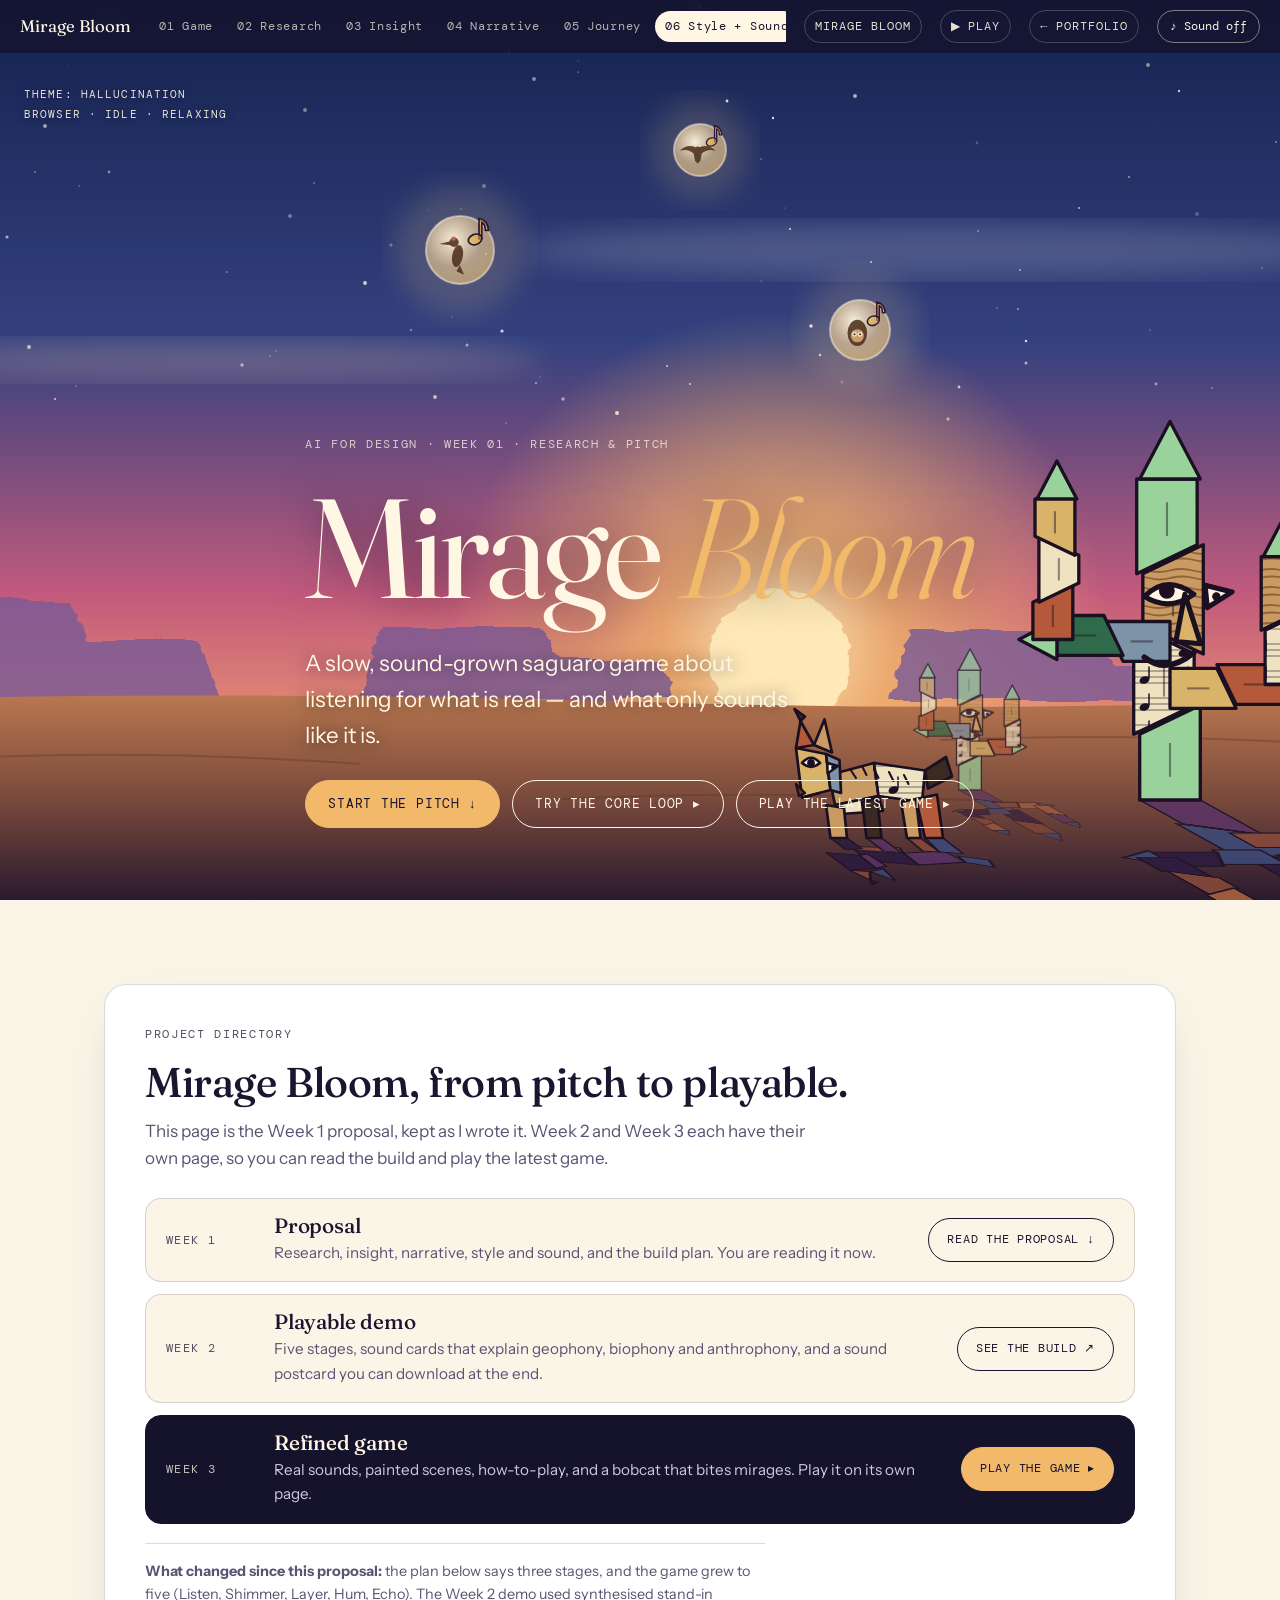
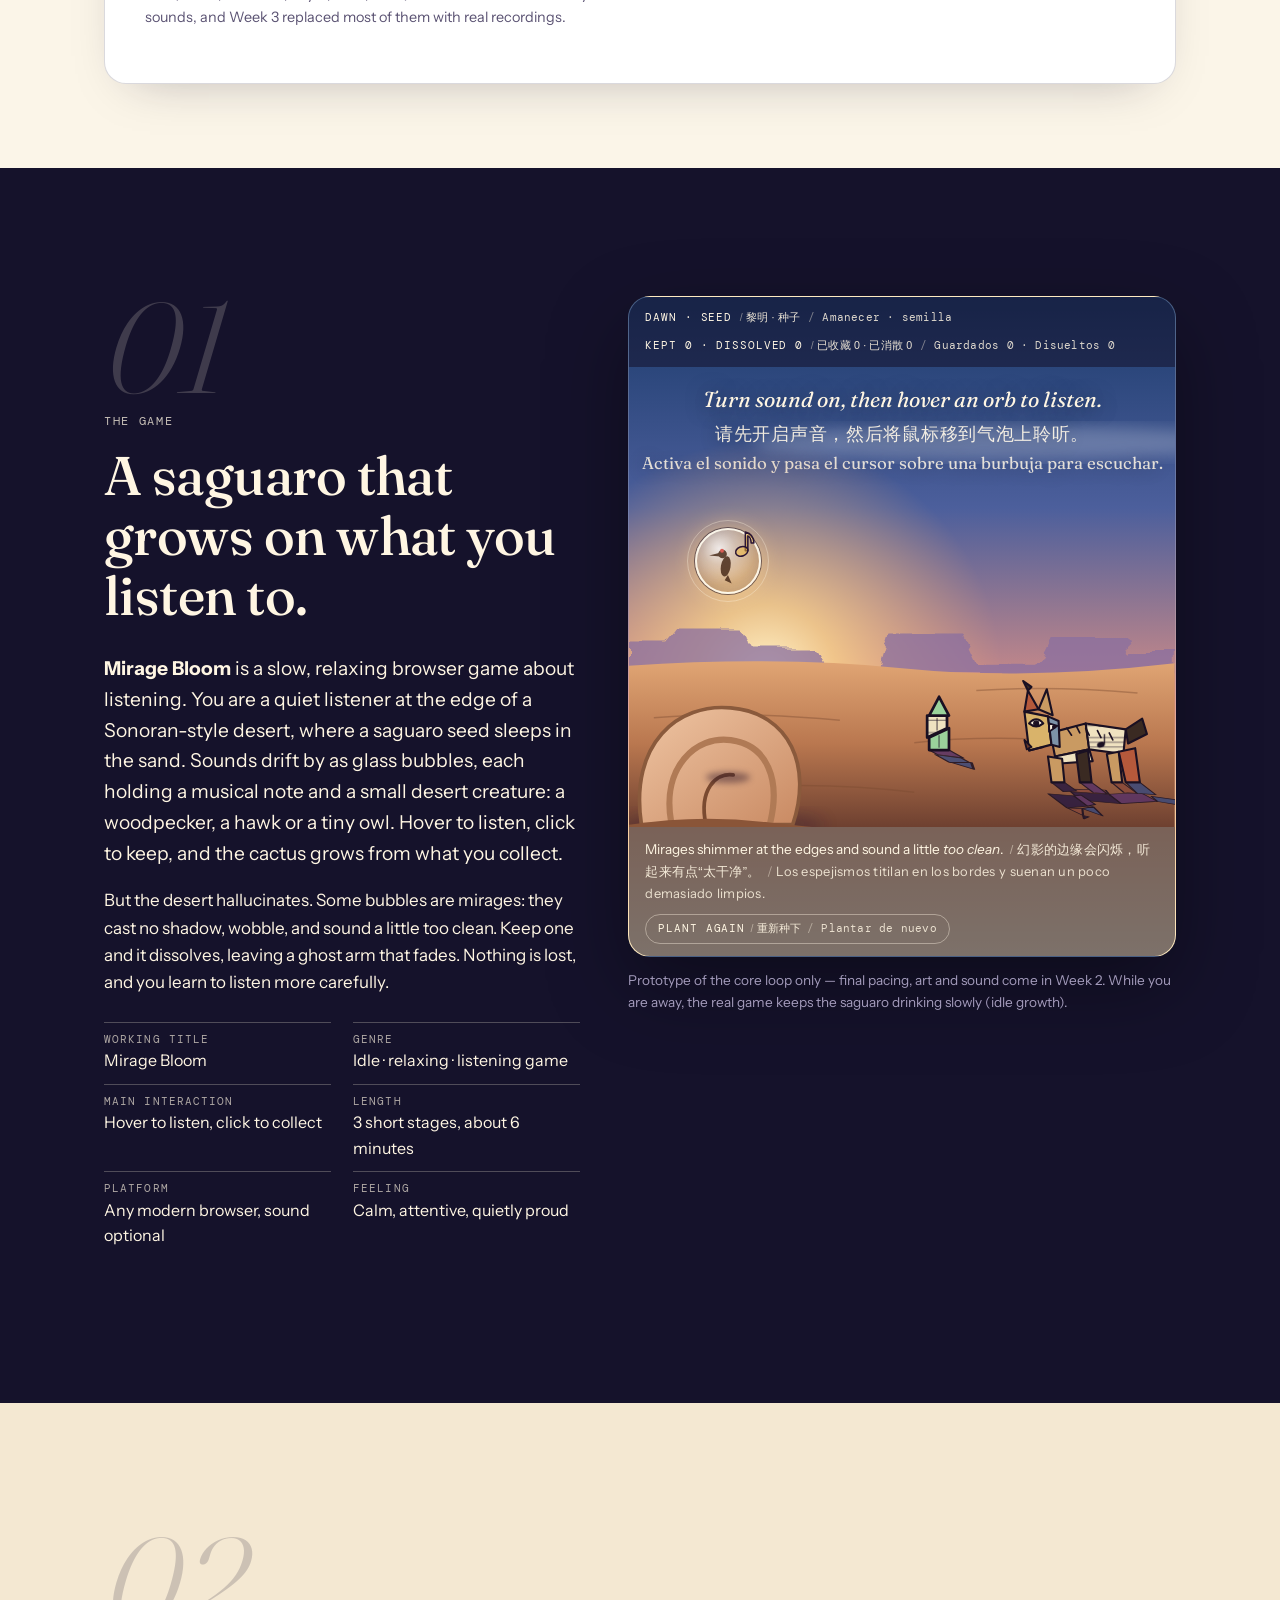
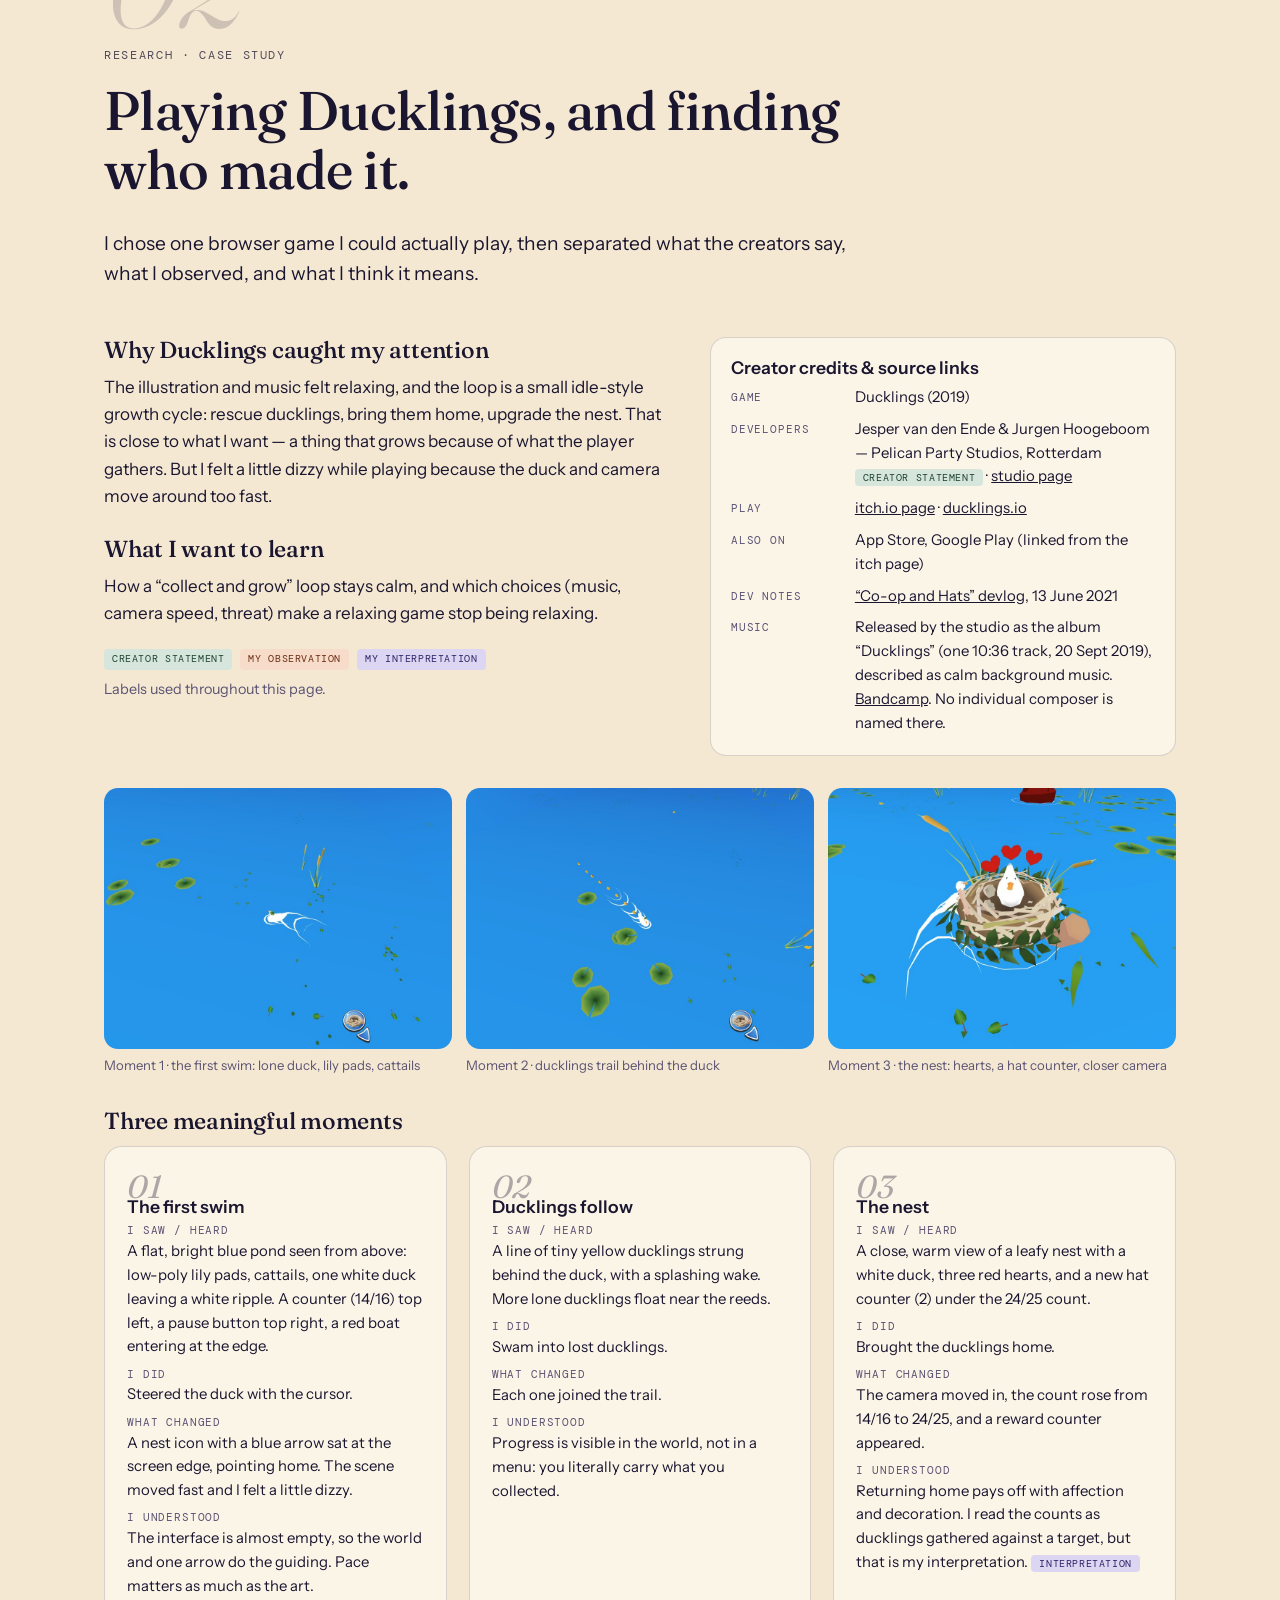
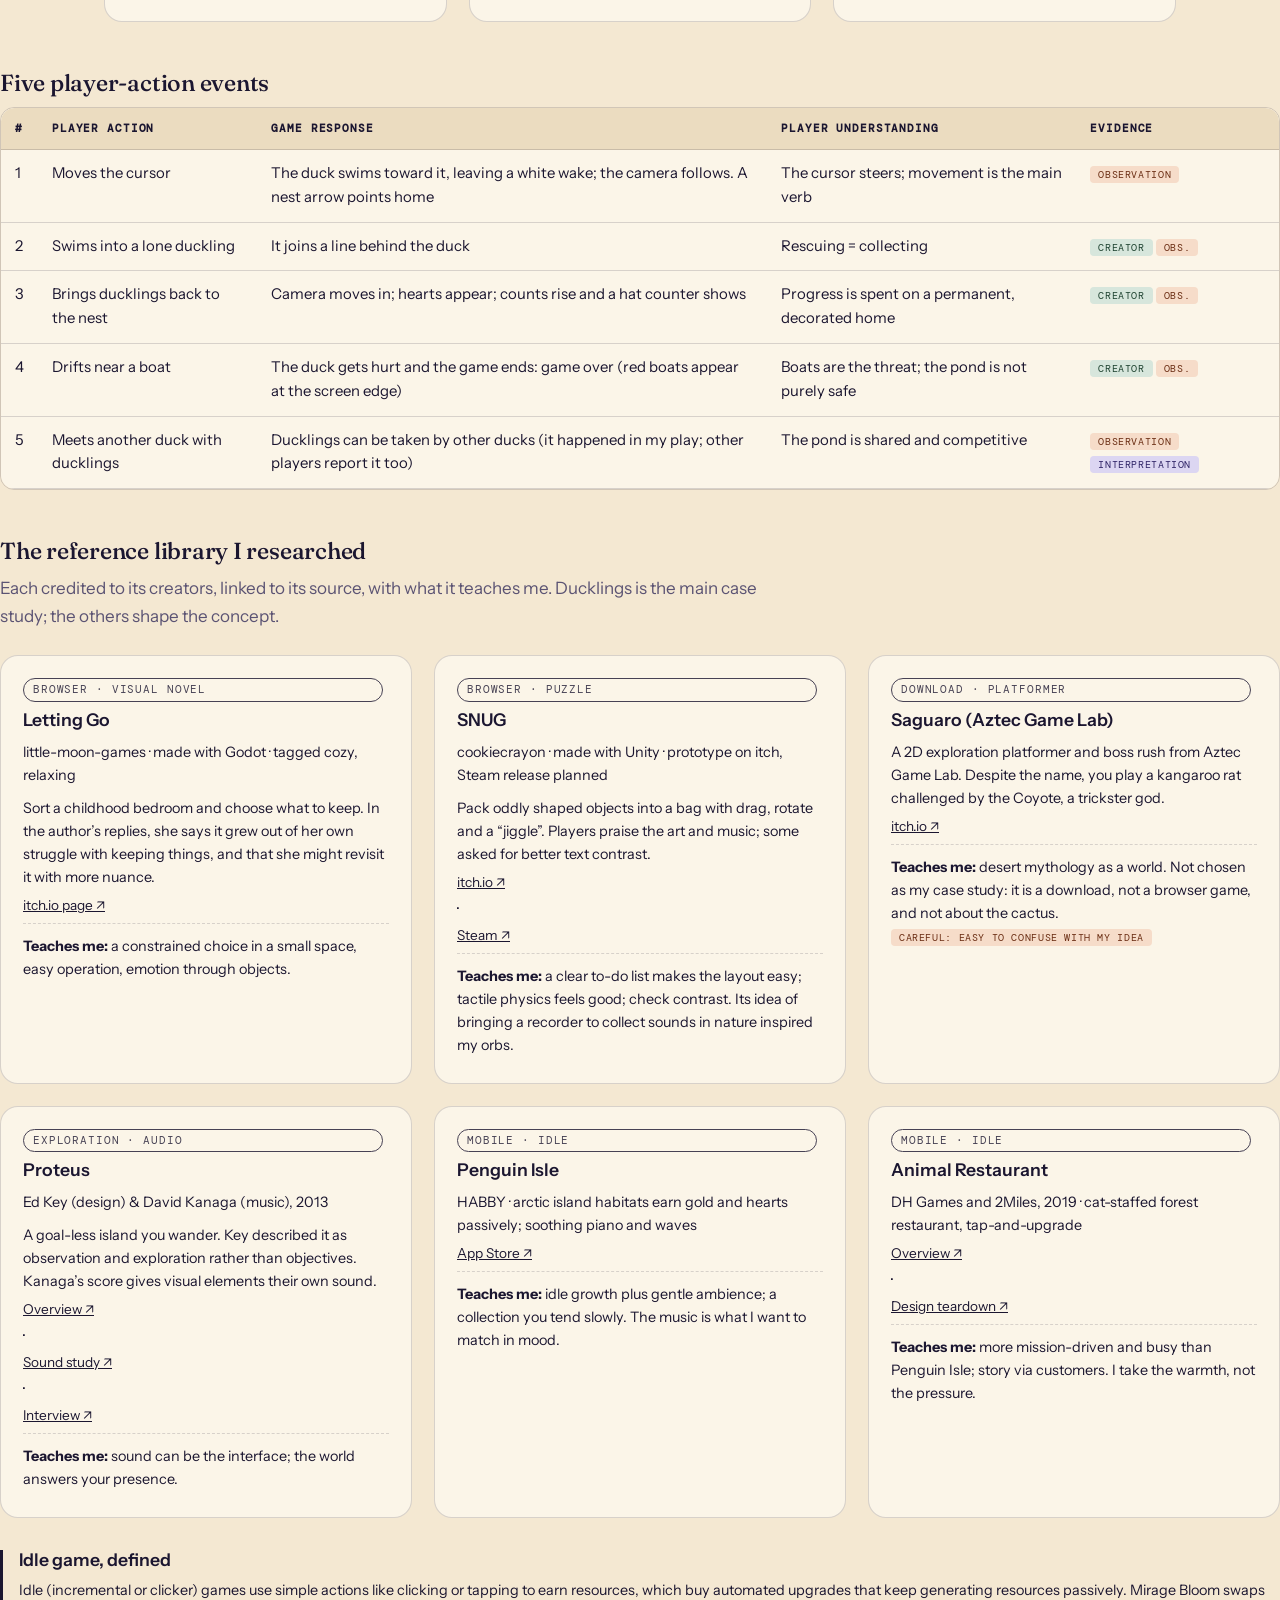
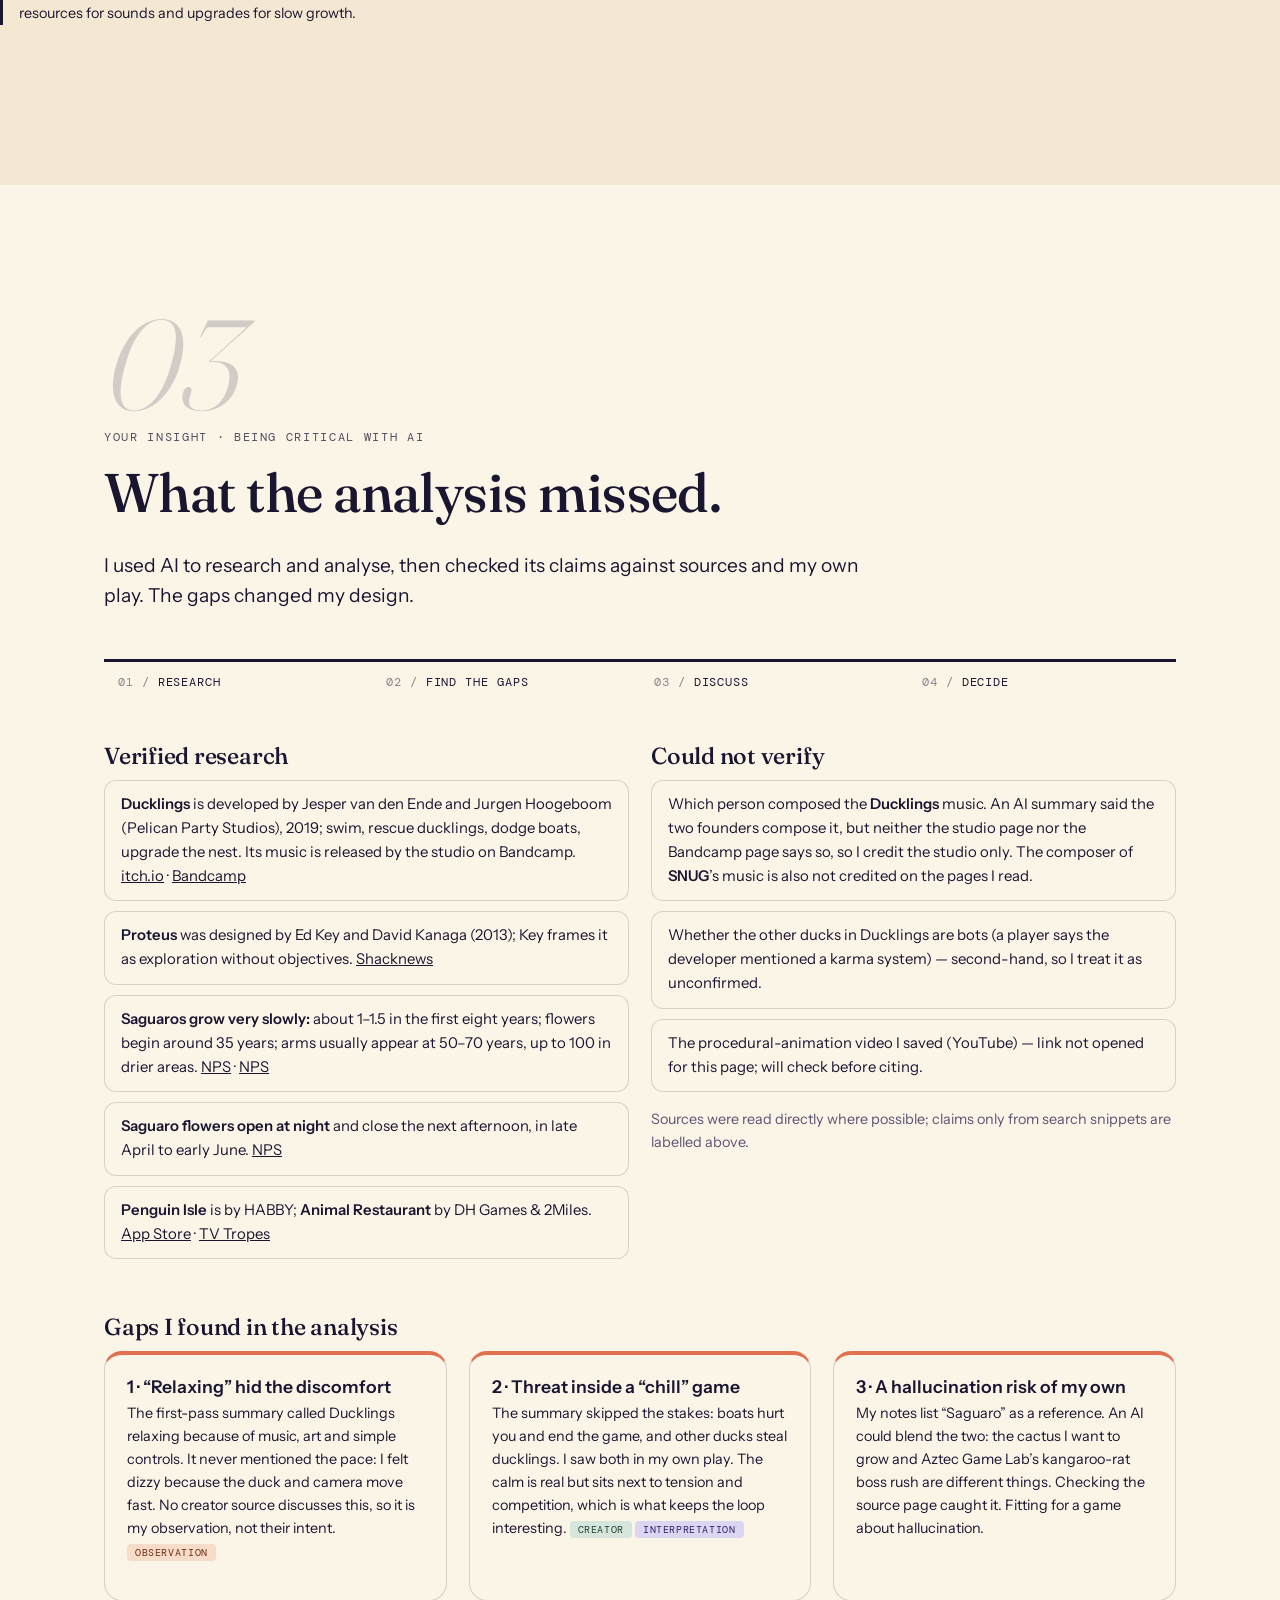
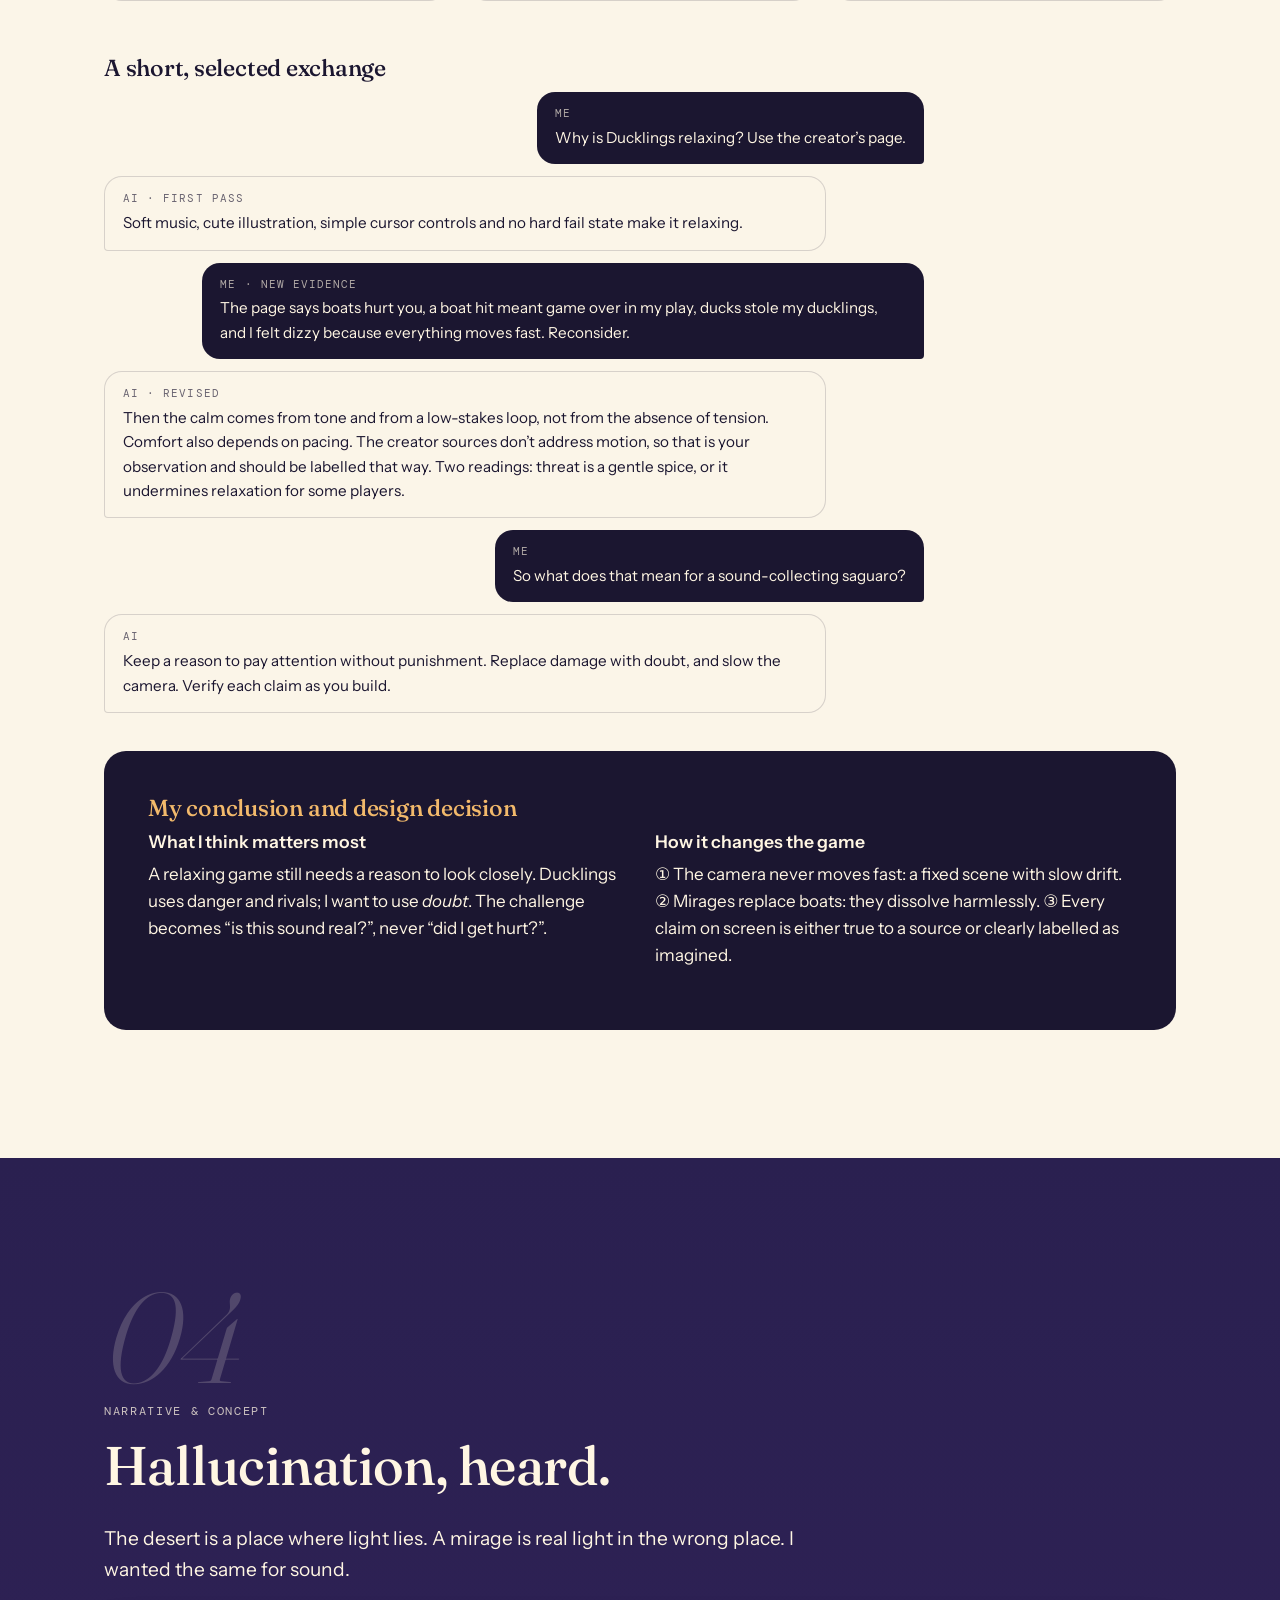
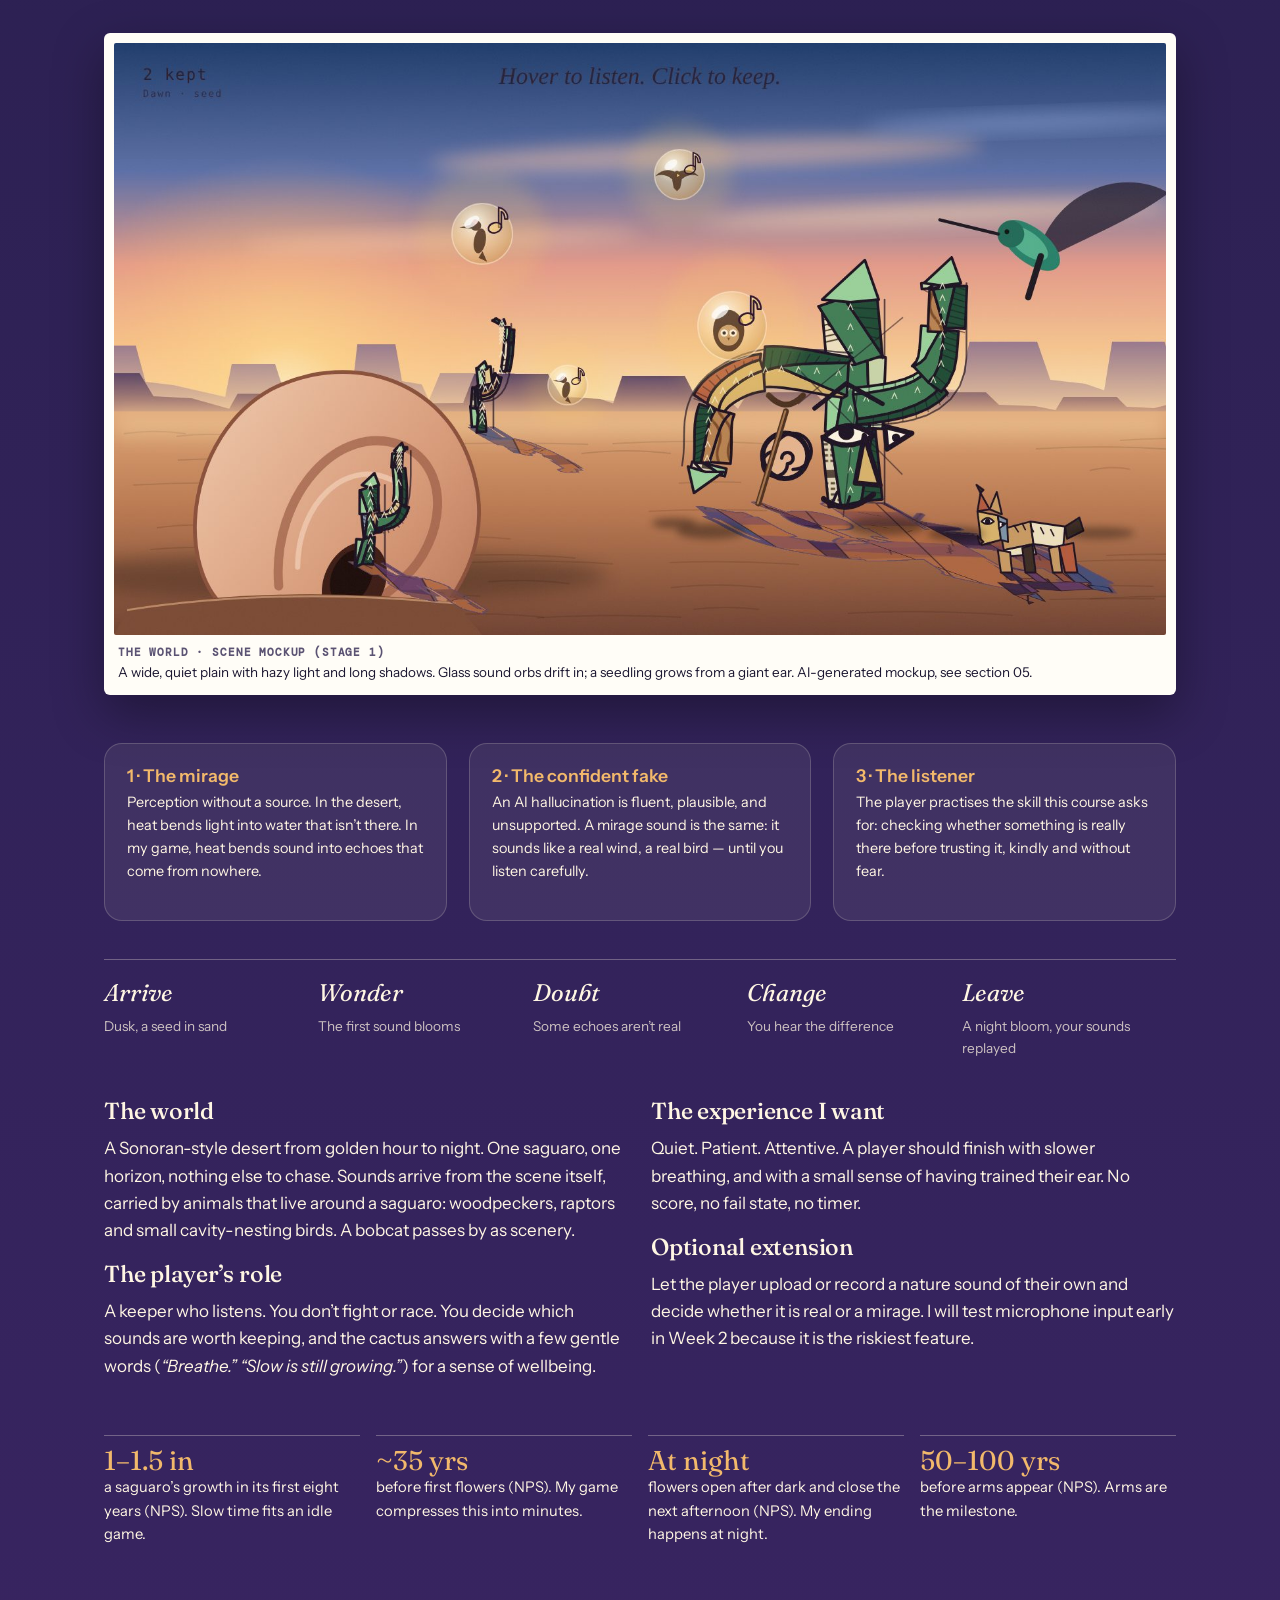
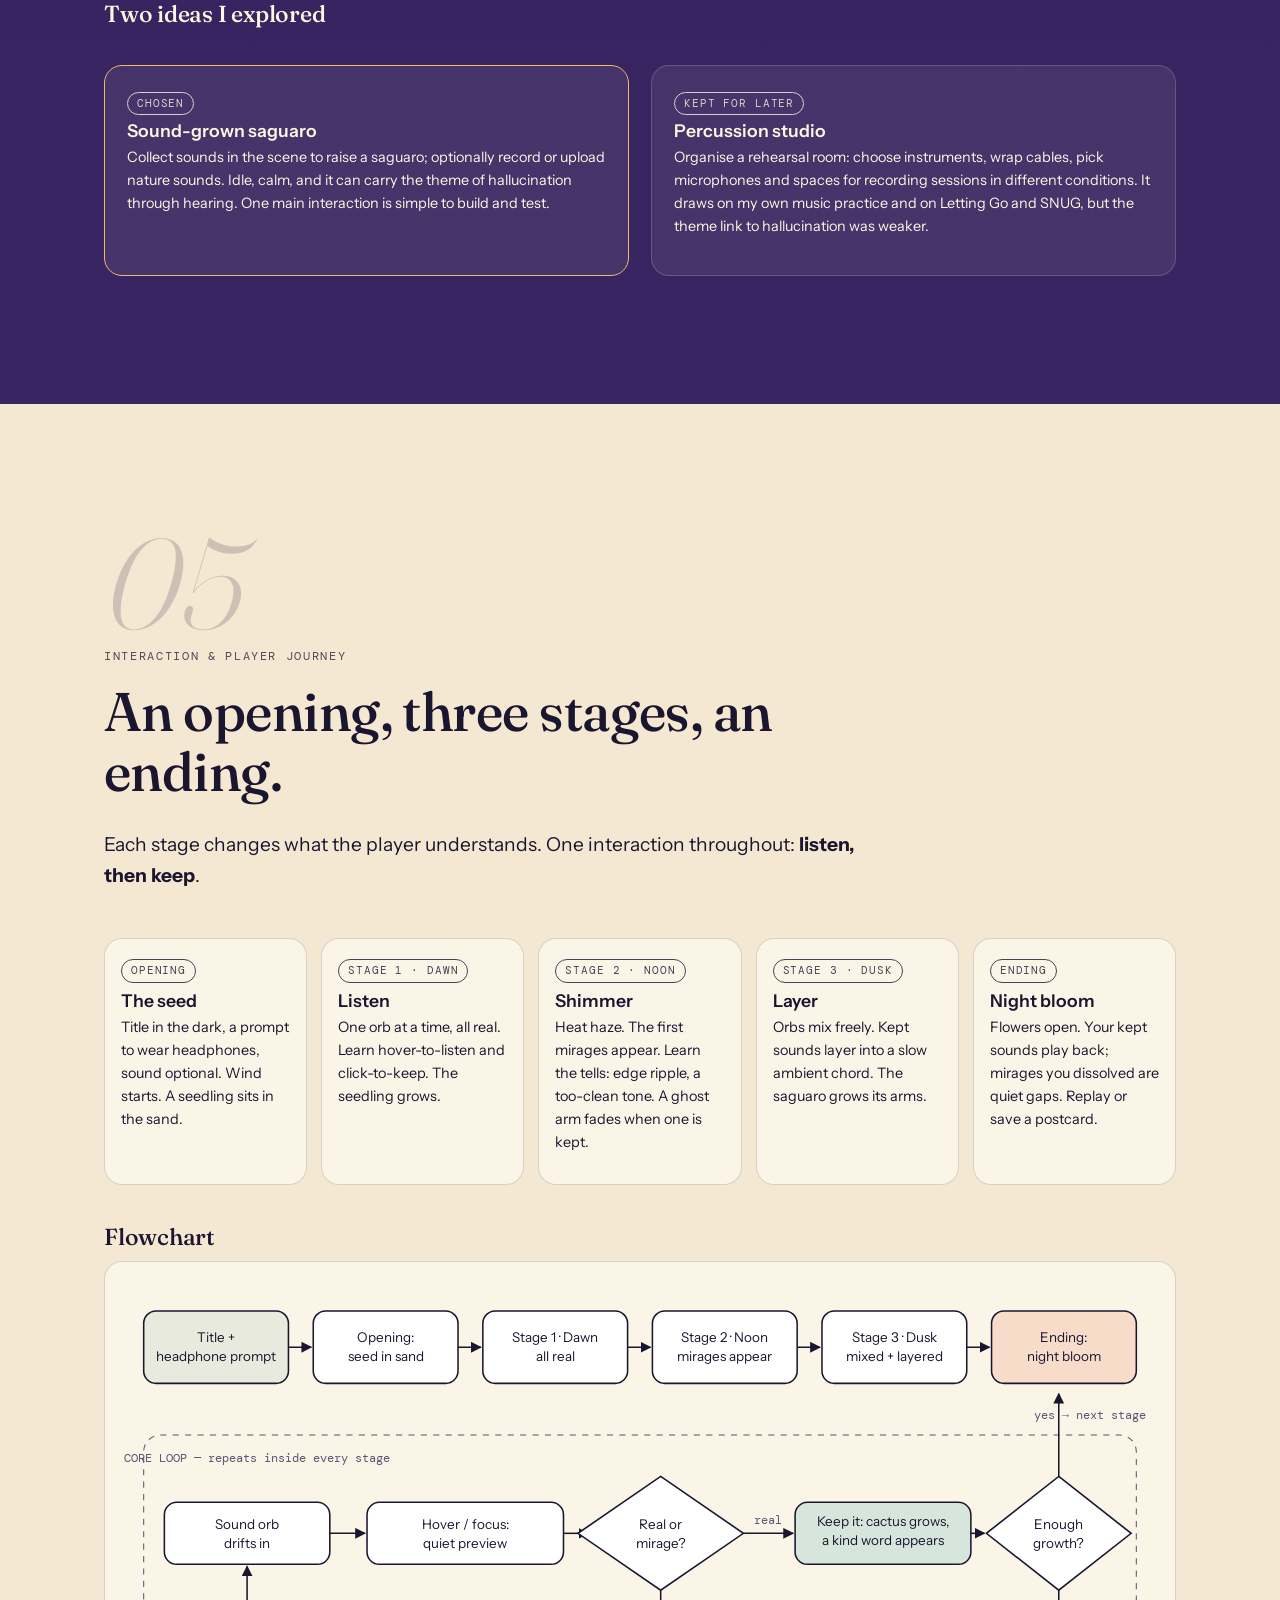
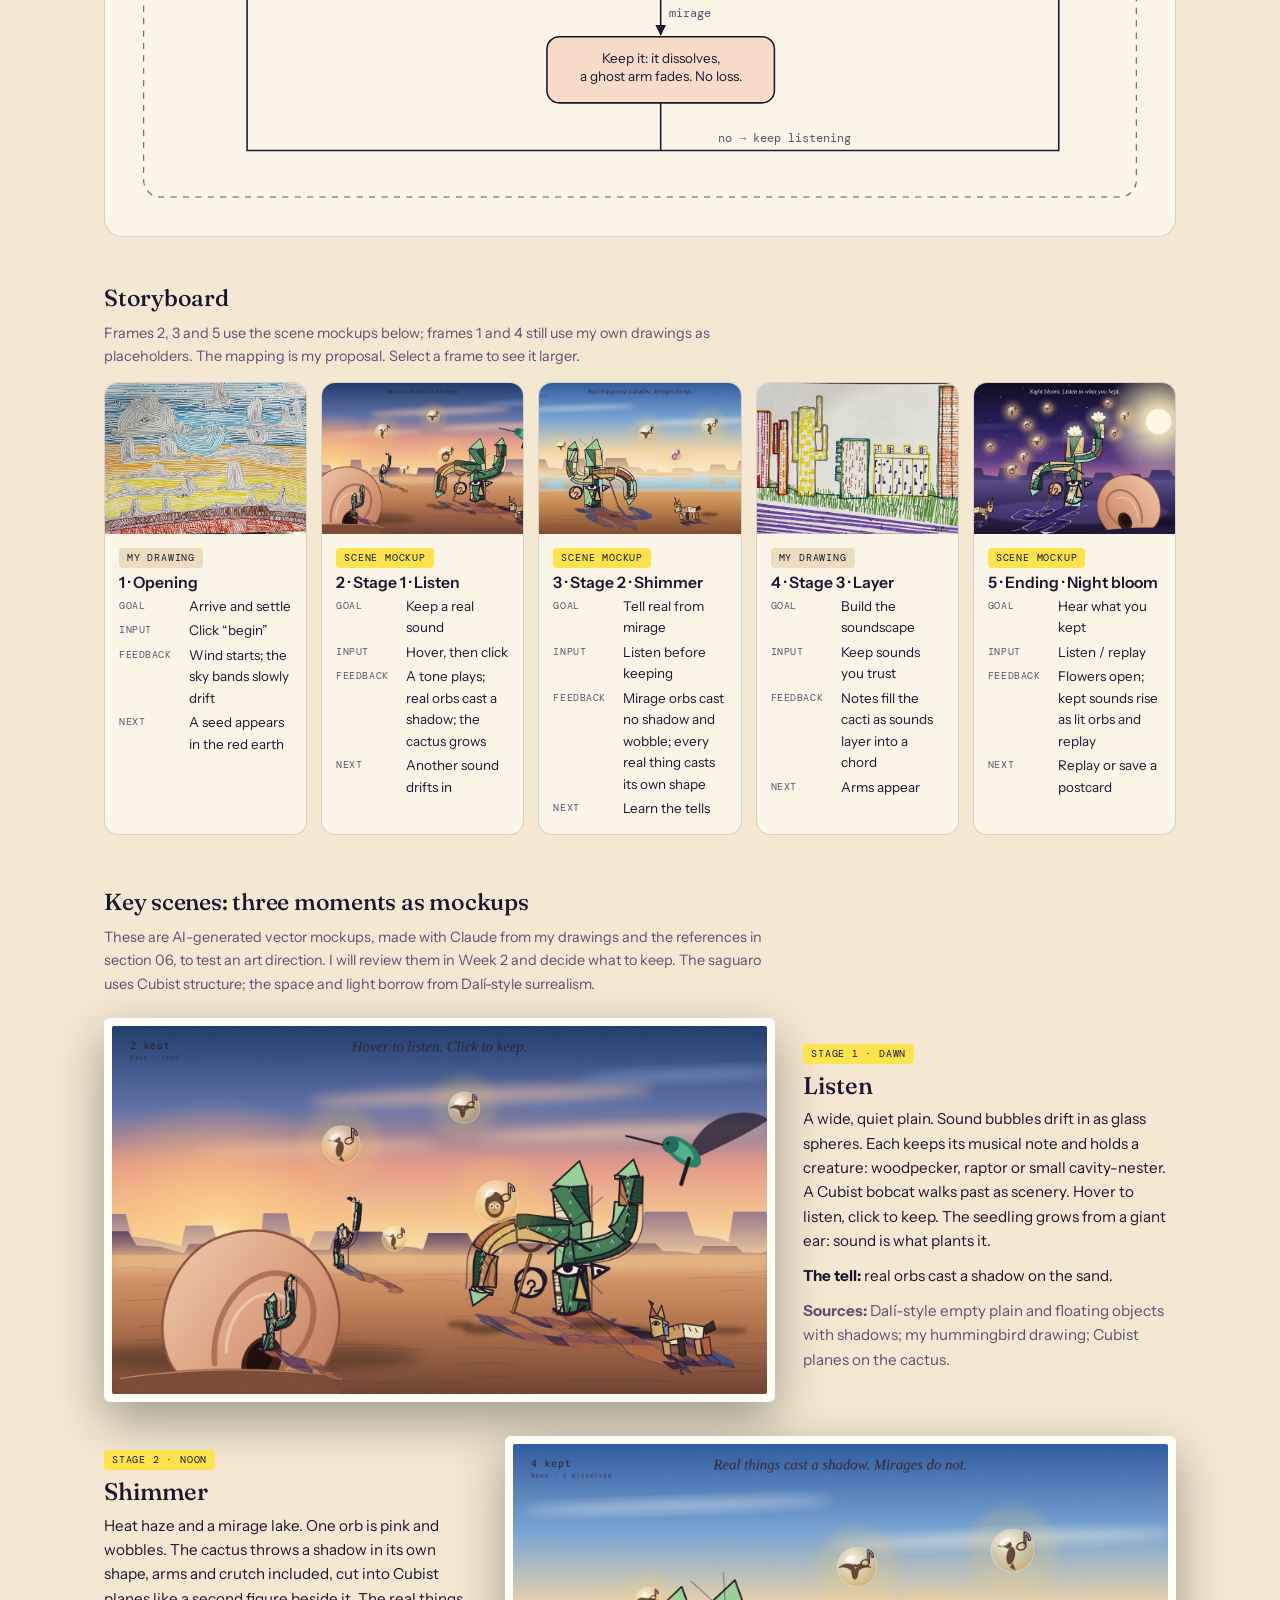
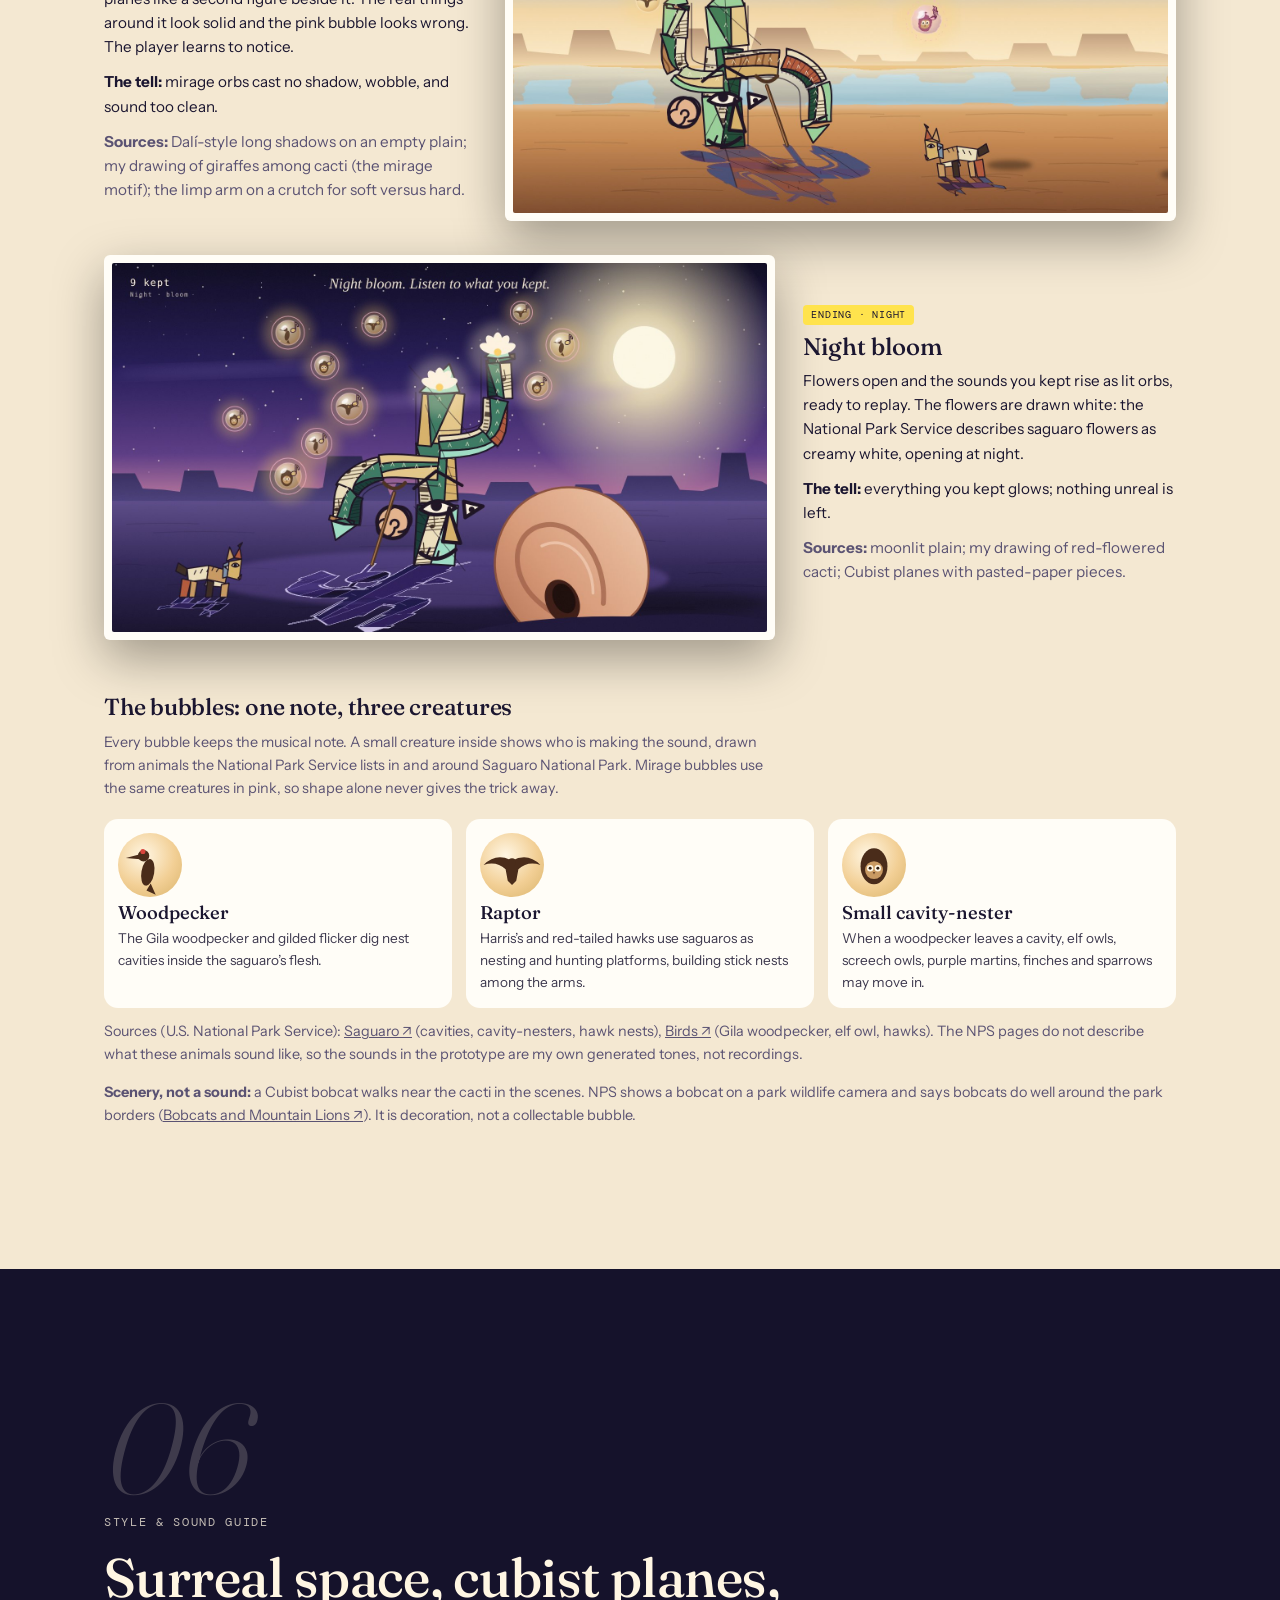
<file: mirage-bloom-week1.html>
<!doctype html>
<html lang="en">
<head>
<meta charset="utf-8">
<meta name="viewport" content="width=device-width,initial-scale=1">
<title>Mirage Bloom · Week 1 proposal — Celia Yang</title>
<link rel="icon" href="assets/favicon.svg" type="image/svg+xml">
<meta name="description" content="Mirage Bloom: a slow, sound-grown saguaro game about listening for what is real and what only seems to be. AI for Design, Week 1 — research and pitch.">
<link rel="preconnect" href="https://fonts.googleapis.com">
<link rel="preconnect" href="https://fonts.gstatic.com" crossorigin>
<link href="https://fonts.googleapis.com/css2?family=DM+Mono:wght@400;500&family=Fraunces:ital,opsz,wght@0,9..144,300..700;1,9..144,300..600&family=Instrument+Sans:wght@400;500;600&display=swap" rel="stylesheet">
<style>
:root{
  --night:#15122b; --dusk:#2a2050; --plum:#4a2a68; --ember:#e0704f; --sun:#f2b96b;
  --sand:#f4e8d2; --sand2:#ebdcc0; --paper:#fbf5e8; --sage:#6f9a78; --sage-d:#2f5a44;
  --bloom:#fff6e3; --ink:#1b1630; --mute:#5b5373; --line:rgba(27,22,48,.16);
  --serif:'Fraunces',Georgia,'Times New Roman',serif;
  --sans:'Instrument Sans',system-ui,-apple-system,'Segoe UI',sans-serif;
  --mono:'DM Mono',ui-monospace,Menlo,monospace;
}
*{box-sizing:border-box}
html{scroll-behavior:smooth}
body{margin:0;font-family:var(--sans);font-size:17px;line-height:1.6;color:var(--ink);background:var(--paper);-webkit-font-smoothing:antialiased}
img,svg{max-width:100%}
a{color:inherit}
.wrap{max-width:1120px;margin:0 auto;padding:0 24px}
h1,h2,h3,h4{font-family:var(--serif);font-weight:500;line-height:1.1;margin:0 0 .5em;letter-spacing:-.01em}
h2{font-size:clamp(2rem,4.6vw,3.4rem)}
h3{font-size:1.45rem}
h4{font-size:1.1rem;font-family:var(--sans);font-weight:600;letter-spacing:0}
p{margin:0 0 1em}
.kicker{font-family:var(--mono);font-size:.74rem;letter-spacing:.14em;text-transform:uppercase;opacity:.75;margin-bottom:1rem;display:block}
.lede{font-size:1.2rem;max-width:60ch}
.small{font-size:.9rem}
.mute{color:var(--mute)}
.dark .mute{color:#bdb4d6}

/* nav */
.top{position:fixed;inset:0 0 auto 0;z-index:50;display:flex;align-items:center;gap:18px;padding:10px 20px;background:rgba(21,18,43,.78);backdrop-filter:blur(10px);color:var(--bloom);font-family:var(--mono);font-size:.75rem;letter-spacing:.06em}
.top .brand{font-family:var(--serif);font-size:1.05rem;letter-spacing:0;text-decoration:none;white-space:nowrap}
.top ul{display:flex;gap:4px;list-style:none;margin:0 0 0 auto;padding:0;overflow-x:auto}
.top li a{display:block;padding:6px 10px;border-radius:99px;text-decoration:none;opacity:.7;white-space:nowrap}
.top li a:hover{opacity:1}
.top li a.on{background:var(--bloom);color:var(--night);opacity:1}
.top .back{font-family:var(--mono);font-size:.74rem;letter-spacing:.08em;text-transform:uppercase;text-decoration:none;white-space:nowrap;padding:6px 10px;border-radius:99px;border:1px solid rgba(255,246,227,.25);opacity:.9}
.top .back:hover{background:rgba(255,246,227,.12)}
.sound{font:inherit;color:inherit;background:transparent;border:1px solid rgba(255,246,227,.45);border-radius:99px;padding:6px 12px;cursor:pointer;white-space:nowrap}
.sound[aria-pressed="true"]{background:var(--sun);color:var(--night);border-color:var(--sun)}
.sound:focus-visible,a:focus-visible,button:focus-visible{outline:3px solid var(--sun);outline-offset:2px}
@media(max-width:820px){.top ul{display:none}.top .brand{margin-right:auto}}

/* sections */
.sec{padding:clamp(72px,10vw,130px) 0;position:relative;scroll-margin-top:40px}
.sec.dark{background:var(--night);color:var(--bloom)}
.sec.dusk{background:linear-gradient(180deg,var(--dusk),#3a2563);color:var(--bloom)}
.sec.light{background:var(--sand)}
.sec.paper{background:var(--paper)}
.num{font-family:var(--serif);font-style:italic;font-weight:300;font-size:clamp(4rem,10vw,8rem);line-height:.8;opacity:.18;display:block;margin-bottom:.1em}
.head{max-width:760px;margin-bottom:3rem}
.grid{display:grid;gap:22px}
.g2{grid-template-columns:repeat(2,1fr)}.g3{grid-template-columns:repeat(3,1fr)}.g4{grid-template-columns:repeat(4,1fr)}
@media(max-width:900px){.g3,.g4{grid-template-columns:repeat(2,1fr)}}
@media(max-width:640px){.g2,.g3,.g4{grid-template-columns:1fr}}
.card{background:var(--paper);border:1px solid var(--line);border-radius:18px;padding:22px}
.light .card{background:var(--paper)}
.dark .card,.dusk .card{background:rgba(255,246,227,.07);border-color:rgba(255,246,227,.18)}
.card h4{margin-bottom:.35rem}
.tag{display:inline-block;font-family:var(--mono);font-size:.68rem;letter-spacing:.08em;text-transform:uppercase;border:1px solid currentColor;border-radius:99px;padding:2px 9px;opacity:.8;margin:0 6px 6px 0}
.todo{display:inline-block;font-family:var(--mono);font-size:.64rem;letter-spacing:.08em;text-transform:uppercase;background:#ffe34d;color:#1b1630;border-radius:4px;padding:1px 7px;vertical-align:middle}
.ev{font-family:var(--mono);font-size:.64rem;letter-spacing:.06em;text-transform:uppercase;padding:2px 8px;border-radius:4px;white-space:nowrap}
.ev.c{background:#d7e6dc;color:#1f4331}.ev.o{background:#f6dcc9;color:#6b2e14}.ev.i{background:#dcd6f2;color:#2f2466}

/* reveal */
.js .reveal{opacity:0;transform:translateY(22px);transition:opacity .8s ease,transform .8s ease}
.js .reveal.in{opacity:1;transform:none}
@media(prefers-reduced-motion:reduce){.js .reveal{opacity:1;transform:none;transition:none}html{scroll-behavior:auto}}

/* hero */
.hero{min-height:100vh;display:flex;align-items:flex-end;color:var(--bloom);overflow:hidden;background:var(--night);position:relative;padding:0}
.hero-art{position:absolute;inset:0;width:100%;height:100%}
.hero .wrap{position:relative;z-index:2;padding-bottom:clamp(40px,8vh,90px);padding-top:120px}
.hero h1{font-size:clamp(3.4rem,11vw,9.5rem);font-weight:400;letter-spacing:-.03em;margin:0 0 .15em;text-shadow:0 2px 40px rgba(21,18,43,.5)}
.hero h1 em{font-style:italic;font-weight:300;color:var(--sun)}
.hero p.sub{font-size:clamp(1.05rem,2vw,1.4rem);max-width:34ch;text-shadow:0 1px 18px rgba(21,18,43,.7)}
.btns{display:flex;flex-wrap:wrap;gap:12px;margin-top:1.6rem}
.btn{font-family:var(--mono);font-size:.8rem;letter-spacing:.06em;text-transform:uppercase;text-decoration:none;padding:13px 22px;border-radius:99px;border:1px solid var(--bloom);color:var(--bloom);background:transparent;cursor:pointer;display:inline-block}
.btn.fill{background:var(--sun);border-color:var(--sun);color:var(--night)}
.btn:hover{transform:translateY(-2px)}
.hero .meta{position:absolute;z-index:2;left:24px;top:84px;font-family:var(--mono);font-size:.7rem;letter-spacing:.1em;text-transform:uppercase;text-align:left;opacity:.9;line-height:1.8;text-shadow:0 1px 12px rgba(21,18,43,.8)}
@media(max-width:700px){.hero .meta{display:none}}

/* 01 proposal */
.split{display:grid;grid-template-columns:1fr 1.15fr;gap:48px;align-items:start}
@media(max-width:900px){.split{grid-template-columns:1fr}}
.facts{display:grid;grid-template-columns:1fr 1fr;gap:10px 22px;margin:1.6rem 0;padding:0}
.facts div{border-top:1px solid rgba(255,246,227,.25);padding-top:8px}
.facts dt{font-family:var(--mono);font-size:.68rem;letter-spacing:.1em;text-transform:uppercase;opacity:.65}
.facts dd{margin:0;font-size:1rem}
.ask{border-left:3px solid var(--sun);padding:6px 0 6px 18px;margin-top:2rem}
.demo{background:linear-gradient(180deg,#1b3a6b 0%,#4c5f9c 32%,#d98f86 62%,#f7c58f 80%,#fde8b8 100%);border-radius:22px;overflow:hidden;border:1px solid rgba(255,246,227,.2);position:relative;box-shadow:0 30px 80px rgba(0,0,0,.35)}
.demo-bar{display:flex;justify-content:space-between;gap:10px;flex-wrap:wrap;padding:12px 16px;font-family:var(--mono);font-size:.7rem;letter-spacing:.08em;text-transform:uppercase;background:rgba(21,18,43,.55)}
#stage{position:relative;height:460px;touch-action:manipulation}
#dsag{position:absolute;left:0;right:0;bottom:0;width:100%;height:100%}
#dTrunk,#dLeft,#dRight{display:none}
#dCube,#dShadow{transform-box:fill-box;transform-origin:50% 100%}
@media(prefers-reduced-motion:no-preference){#dCube{animation:sway 7s ease-in-out infinite alternate}.horb{animation:hdrift 9s ease-in-out infinite alternate}.horb:nth-child(2){animation-duration:12s}.horb:nth-child(3){animation-duration:10s}}
@keyframes sway{from{transform:rotate(-.7deg)}to{transform:rotate(.7deg)}}
@keyframes hdrift{from{transform:translateY(-8px)}to{transform:translateY(10px)}}
.oshadow{position:absolute;width:44px;height:11px;margin:0 0 0 -22px;border-radius:50%;background:rgba(40,18,40,.45);filter:blur(3px);pointer-events:none;transition:opacity 1s}
.oshadow.gone{opacity:0}
.orb{position:absolute;width:66px;height:66px;margin:-33px 0 0 -33px;border-radius:50%;border:2px solid rgba(255,252,240,.9);padding:0;cursor:pointer;background:radial-gradient(circle at 36% 30%,rgba(255,255,255,.8) 0%,rgba(255,246,227,.42) 28%,rgba(242,196,120,.3) 62%,rgba(242,185,107,.16) 100%);box-shadow:0 0 0 1px rgba(26,16,34,.55),0 0 22px rgba(255,214,140,.6),inset 0 -6px 14px rgba(26,16,34,.14);backdrop-filter:blur(1.5px);animation:drift 7s ease-in-out infinite alternate;transition:opacity 1.2s ease,transform .5s ease}
.orb::after{content:"";position:absolute;inset:-10px;border-radius:50%;border:1px solid rgba(255,246,227,.35);animation:ring 3.2s ease-out infinite}
.orb.mirage{background:radial-gradient(circle at 36% 30%,rgba(255,255,255,.8) 0%,rgba(255,226,236,.45) 28%,rgba(242,150,190,.34) 62%,rgba(242,150,190,.16) 100%);border-color:rgba(255,214,232,.95);box-shadow:0 0 0 1px rgba(90,24,64,.5),0 0 22px rgba(255,150,200,.6);filter:url(#heat)}
.orb:hover,.orb:focus-visible{transform:scale(1.25)}
.orb svg{display:block;width:100%;height:100%;pointer-events:none;overflow:visible}
.orb.gone{opacity:0;pointer-events:none;transform:scale(.4)}
@keyframes drift{from{translate:-10px 4px}to{translate:12px -14px}}
@keyframes ring{from{transform:scale(.7);opacity:.9}to{transform:scale(1.5);opacity:0}}
.ghost{stroke:#ffd3d9;opacity:.55;animation:ghost 2.6s ease forwards}
@keyframes ghost{to{opacity:0}}
#flowers{opacity:0;transform:scale(.3);transform-box:fill-box;transform-origin:center bottom;transition:opacity 1.6s ease,transform 1.6s cubic-bezier(.2,.8,.2,1)}
#flowers.on{opacity:1;transform:scale(1)}
.caption{position:absolute;left:0;right:0;top:16px;text-align:center;font-family:var(--serif);font-style:italic;font-size:1.35rem;color:var(--bloom);text-shadow:0 2px 20px rgba(0,0,0,.5);min-height:2rem;pointer-events:none;transition:opacity .6s}
.zh.es{font-family:inherit;font-size:.78em;opacity:.85;letter-spacing:0}
.zh{display:block;font-family:"PingFang SC","Hiragino Sans GB","Noto Sans SC","Microsoft YaHei","WenQuanYi Micro Hei",sans-serif;font-style:normal;font-weight:400;font-size:.82em;letter-spacing:.04em;opacity:.92;margin-top:2px}
.demo-bar .zh,.demo-foot .zh,.demo-foot button .zh{display:inline;margin:0 0 0 .5em;font-size:.95em;text-transform:none;letter-spacing:.02em}
.demo-bar .zh::before,.demo-foot .zh::before{content:"/ ";opacity:.5}
.demo-bar>span{display:flex;flex-wrap:wrap;gap:0 .2em;align-items:baseline}
.demo-foot{display:flex;flex-wrap:wrap;gap:10px 22px;justify-content:space-between;align-items:center;padding:12px 16px;background:rgba(21,18,43,.55);font-size:.85rem}
.demo-foot button{font:inherit;font-family:var(--mono);font-size:.7rem;letter-spacing:.08em;text-transform:uppercase;color:var(--bloom);background:transparent;border:1px solid rgba(255,246,227,.4);border-radius:99px;padding:5px 12px;cursor:pointer}
.tell{font-size:.85rem;opacity:.85;margin-top:.8rem}

/* 02 research */
.case{display:grid;grid-template-columns:1.1fr .9fr;gap:36px;align-items:start}
@media(max-width:900px){.case{grid-template-columns:1fr}}
.credits{border:1px solid var(--line);border-radius:16px;padding:20px;background:var(--paper)}
.credits dl{margin:0;display:grid;grid-template-columns:110px 1fr;gap:8px 14px;font-size:.93rem}
.credits dt{font-family:var(--mono);font-size:.68rem;letter-spacing:.08em;text-transform:uppercase;color:var(--mute);padding-top:3px}
.credits dd{margin:0}
.shots{display:grid;grid-template-columns:repeat(3,1fr);gap:14px;margin:2rem 0}
@media(max-width:700px){.shots{grid-template-columns:1fr}}
.shot{margin:0;position:relative}
.shot img{width:100%;aspect-ratio:4/3;object-fit:cover;border-radius:14px;display:block;background:var(--sand2)}
.shot .ph{display:none;aspect-ratio:4/3;border-radius:14px;border:1.5px dashed var(--mute);align-items:center;justify-content:center;text-align:center;padding:16px;font-family:var(--mono);font-size:.72rem;color:var(--mute)}
.shot.missing img{display:none}.shot.missing .ph{display:flex}
.shot figcaption{font-size:.82rem;color:var(--mute);margin-top:6px}
.moments{counter-reset:m}
.moment{position:relative;padding-top:50px}
.moment::before{counter-increment:m;content:"0" counter(m);position:absolute;top:14px;left:22px;font-family:var(--serif);font-style:italic;font-size:2rem;opacity:.35}
.moment dl{margin:0;font-size:.93rem}
.moment dt{font-family:var(--mono);font-size:.66rem;letter-spacing:.08em;text-transform:uppercase;color:var(--mute);margin-top:.7em}
.moment dd{margin:0}
table{width:100%;border-collapse:collapse;font-size:.93rem;background:var(--paper);border-radius:14px;overflow:hidden}
th,td{text-align:left;padding:12px 14px;border-bottom:1px solid var(--line);vertical-align:top}
th{font-family:var(--mono);font-size:.68rem;letter-spacing:.08em;text-transform:uppercase;background:var(--sand2);color:var(--ink)}
.tablewrap{overflow-x:auto;border:1px solid var(--line);border-radius:14px}
.refs .card{display:flex;flex-direction:column;gap:2px}
.refs .card p{margin:.25rem 0}
.refs a.src{font-size:.85rem}
.refs .teach{margin-top:auto;padding-top:.7rem;border-top:1px dashed var(--line);font-size:.9rem}
.defn{border-left:3px solid var(--ink);padding-left:16px;margin:2rem 0}

/* 03 insight */
.steps{display:grid;grid-template-columns:repeat(4,1fr);gap:0;margin-bottom:2.4rem;counter-reset:s}
@media(max-width:700px){.steps{grid-template-columns:1fr 1fr}}
.steps div{padding:12px 14px;border-top:3px solid var(--ink);font-family:var(--mono);font-size:.72rem;letter-spacing:.08em;text-transform:uppercase}
.steps div::before{counter-increment:s;content:"0" counter(s) " / ";opacity:.5}
.ok{list-style:none;padding:0;margin:0;display:grid;gap:10px}
.ok li{padding:12px 16px;background:var(--paper);border:1px solid var(--line);border-radius:12px;font-size:.93rem}
.ok li b{font-weight:600}
.gap{border-top:4px solid var(--ember)}
.chat{display:grid;gap:12px;max-width:820px}
.msg{padding:14px 18px;border-radius:18px;max-width:88%;font-size:.95rem}
.msg .who{font-family:var(--mono);font-size:.66rem;letter-spacing:.1em;text-transform:uppercase;opacity:.65;display:block;margin-bottom:3px}
.msg.you{background:var(--ink);color:var(--bloom);justify-self:end;border-bottom-right-radius:4px}
.msg.ai{background:var(--paper);border:1px solid var(--line);border-bottom-left-radius:4px}
.decision{background:var(--ink);color:var(--bloom);border-radius:22px;padding:clamp(24px,4vw,44px);margin-top:2.4rem}
.decision h3{color:var(--sun)}
.decision .cols{display:grid;grid-template-columns:1fr 1fr;gap:30px}
@media(max-width:800px){.decision .cols{grid-template-columns:1fr}}

/* 04 narrative */
.arc{display:flex;flex-wrap:wrap;gap:0;margin:2.4rem 0;border-top:1px solid rgba(255,246,227,.3)}
.arc div{flex:1 1 150px;padding:14px 12px 0 0;font-family:var(--serif);font-style:italic;font-size:1.5rem}
.arc small{display:block;font-family:var(--sans);font-style:normal;font-size:.85rem;opacity:.75;margin-top:4px}
.layers .card h4{color:var(--sun)}
.facts-strip{display:grid;grid-template-columns:repeat(4,1fr);gap:16px;margin-top:2.4rem}
@media(max-width:900px){.facts-strip{grid-template-columns:1fr 1fr}}
.facts-strip div{border-top:1px solid rgba(255,246,227,.3);padding-top:10px;font-size:.92rem}
.facts-strip b{display:block;font-family:var(--serif);font-size:1.7rem;font-weight:400;color:var(--sun);line-height:1.1}
.alt{display:grid;grid-template-columns:1fr 1fr;gap:22px;margin-top:2.4rem}
@media(max-width:800px){.alt{grid-template-columns:1fr}}
.alt .card.pick{border-color:var(--sun)}

/* 05 journey */
.fig{background:var(--paper);border:1px solid var(--line);border-radius:18px;padding:18px;overflow-x:auto}
.fig svg{min-width:860px;width:100%;height:auto;display:block}
.stages{display:grid;grid-template-columns:repeat(5,1fr);gap:14px;margin-bottom:2.4rem}
@media(max-width:1000px){.stages{grid-template-columns:repeat(2,1fr)}}
@media(max-width:560px){.stages{grid-template-columns:1fr}}
.stages .card{padding:16px}
.stages .card .tag{margin-bottom:8px}
.board{display:grid;grid-template-columns:repeat(5,1fr);gap:14px}
@media(max-width:1000px){.board{grid-template-columns:repeat(2,1fr)}}
@media(max-width:560px){.board{grid-template-columns:1fr}}
.frame{background:var(--paper);border:1px solid var(--line);border-radius:14px;overflow:hidden;display:flex;flex-direction:column}
.frame .t{padding:12px 14px 14px;font-size:.84rem}
.frame h4{font-size:.98rem;margin-bottom:.3rem}
.frame dl{margin:0;display:grid;grid-template-columns:62px 1fr;gap:3px 8px}
.frame dt{font-family:var(--mono);font-size:.6rem;letter-spacing:.06em;text-transform:uppercase;color:var(--mute);padding-top:2px}
.frame dd{margin:0}

.plate{margin:0;background:#fffdf7;padding:10px;border-radius:6px;box-shadow:0 18px 50px rgba(0,0,0,.35)}
.plate img{display:block;width:100%;height:auto;border-radius:2px}
.plate figcaption{padding:10px 4px 2px;font-size:.84rem;color:var(--ink)}
.plate figcaption b{font-family:var(--mono);font-size:.66rem;letter-spacing:.08em;text-transform:uppercase;display:block;color:var(--mute)}
.banner{margin:0 0 3rem}
.gallery{display:grid;grid-template-columns:repeat(6,1fr);gap:22px;align-items:start}
.gallery .plate:nth-child(1){grid-column:span 3}.gallery .plate:nth-child(2){grid-column:span 3}
.gallery .plate:nth-child(3){grid-column:span 2}.gallery .plate:nth-child(4){grid-column:span 2}.gallery .plate:nth-child(5){grid-column:span 2}
@media(max-width:800px){.gallery{grid-template-columns:1fr}.gallery .plate{grid-column:auto!important}}
.motifs{display:grid;grid-template-columns:repeat(4,1fr);gap:16px;margin-top:2rem}
@media(max-width:900px){.motifs{grid-template-columns:1fr 1fr}}
.motifs div{border-top:1px solid rgba(255,246,227,.3);padding-top:10px;font-size:.9rem}
.motifs b{display:block;font-family:var(--mono);font-size:.7rem;letter-spacing:.08em;text-transform:uppercase;color:var(--sun);margin-bottom:3px}
.frame a{display:block}
.frame img{display:block;width:100%;aspect-ratio:4/3;object-fit:cover;background:#fffdf7}
.scenes{display:grid;gap:34px;margin-top:1.4rem}
.scene{display:grid;grid-template-columns:1.8fr 1fr;gap:28px;align-items:center}
.scene:nth-child(even){grid-template-columns:1fr 1.8fr}.scene:nth-child(even) .plate{order:2}
@media(max-width:900px){.scene,.scene:nth-child(even){grid-template-columns:1fr}.scene:nth-child(even) .plate{order:0}}
.scene .plate{background:#fffdf7;padding:8px}
.scene h4{font-family:var(--serif);font-size:1.5rem;font-weight:500;margin:.2rem 0 .5rem}
.scene p{margin:0 0 .7em;font-size:.95rem}
.critters{display:grid;grid-template-columns:repeat(3,1fr);gap:14px;margin-top:1.2rem}
@media(max-width:900px){.critters{grid-template-columns:1fr}}
.critter{background:#fffdf7;border-radius:14px;padding:14px;text-align:left}
.critter svg{width:64px;height:64px;display:block;margin-bottom:6px;border-radius:50%;background:radial-gradient(circle at 40% 35%,#fff6e3 0%,#f2cf95 55%,#d9b36a 100%)}
.critter h4{margin:.1rem 0 .3rem;font-family:var(--serif);font-size:1.15rem;font-weight:500;color:var(--ink)}
.critter p{margin:0;font-size:.85rem;color:var(--ink);opacity:.85}
.mocktag{display:inline-block;font-family:var(--mono);font-size:.62rem;letter-spacing:.08em;text-transform:uppercase;padding:2px 8px;border-radius:4px;background:#ffe34d;color:#1b1630;margin-bottom:6px}
.drawtag{display:inline-block;font-family:var(--mono);font-size:.62rem;letter-spacing:.08em;text-transform:uppercase;padding:2px 8px;border-radius:4px;background:var(--sand2);color:var(--ink);margin-bottom:6px}
/* 06 style */
.swatches{display:grid;grid-template-columns:repeat(6,1fr);gap:10px}
@media(max-width:800px){.swatches{grid-template-columns:repeat(3,1fr)}}
.sw{border-radius:12px;overflow:hidden;border:1px solid rgba(255,246,227,.2);font-size:.78rem}
.sw i{display:block;height:84px}
.sw span{display:block;padding:8px 10px;background:rgba(255,246,227,.07)}
.sw b{display:block;font-family:var(--mono);font-weight:500;font-size:.7rem}
.specimen{font-family:var(--serif);font-size:clamp(2.4rem,6vw,4.4rem);line-height:1;margin:0}
.specimen em{color:var(--sun);font-weight:300}
.layer{display:grid;grid-template-columns:150px 1fr;gap:6px 18px;padding:14px 0;border-top:1px solid rgba(255,246,227,.22)}
.layer b{font-family:var(--mono);font-size:.74rem;letter-spacing:.08em;text-transform:uppercase;color:var(--sun)}
@media(max-width:640px){.layer{grid-template-columns:1fr}}
.dark table,.dusk table{background:rgba(255,246,227,.06);color:var(--bloom)}
.dark th,.dusk th{background:rgba(255,246,227,.12);color:var(--bloom)}
.dark td,.dark th,.dusk td,.dusk th{border-color:rgba(255,246,227,.18)}
.dark .tablewrap,.dusk .tablewrap{border-color:rgba(255,246,227,.2)}
.dark a,.dusk a{color:var(--sun)}

/* 07 plan */
.weeks{display:grid;grid-template-columns:1fr 1fr;gap:24px}
@media(max-width:800px){.weeks{grid-template-columns:1fr}}
.week{border-radius:20px;padding:28px;background:var(--paper);border:1px solid var(--line)}
.week.b{background:var(--ink);color:var(--bloom)}
.week h3{display:flex;justify-content:space-between;align-items:baseline;gap:10px}
.week h3 span{font-family:var(--mono);font-size:.72rem;letter-spacing:.1em;text-transform:uppercase;opacity:.65}
.week ol{margin:0;padding:0;list-style:none;display:grid;gap:12px}
.week li{display:grid;grid-template-columns:64px 1fr;gap:10px;font-size:.95rem}
.week li b{font-family:var(--mono);font-size:.7rem;letter-spacing:.06em;text-transform:uppercase;opacity:.6;padding-top:3px}
.done{margin-top:2rem;display:grid;grid-template-columns:repeat(3,1fr);gap:16px}
@media(max-width:800px){.done{grid-template-columns:1fr}}
footer{background:var(--night);color:var(--bloom);padding:56px 0;font-size:.9rem}
footer a{color:var(--sun)}
footer .wrap{display:flex;flex-wrap:wrap;gap:20px 50px;justify-content:space-between}

/* project directory (content box) */
.dir{padding:clamp(48px,7vw,84px) 0}
.dirbox{background:#fff;border:1px solid var(--line);border-radius:22px;padding:clamp(22px,4vw,40px);box-shadow:0 18px 50px -28px rgba(27,22,48,.35)}
.dirbox h2{font-size:clamp(1.8rem,3.6vw,2.6rem);margin-bottom:.3em}
.dirbox>p{max-width:62ch;color:var(--mute)}
.dirlist{list-style:none;margin:1.6rem 0 1rem;padding:0;display:grid;gap:12px}
.ditem{display:grid;grid-template-columns:90px 1fr auto;gap:18px;align-items:center;border:1px solid var(--line);border-radius:16px;padding:16px 20px;background:var(--paper)}
.ditem .dwk{font-family:var(--mono);font-size:.74rem;letter-spacing:.12em;text-transform:uppercase;opacity:.75}
.ditem h3{font-size:1.3rem;margin:0 0 .15em}
.ditem p{margin:0;font-size:.95rem;color:var(--mute)}
.ditem.play{background:var(--night);color:var(--bloom);border-color:var(--night)}
.ditem.play p{color:#cfc6e6}
.ditem.soon{opacity:.75;border-style:dashed}
.dlink{font-family:var(--mono);font-size:.78rem;letter-spacing:.06em;text-transform:uppercase;text-decoration:none;padding:11px 18px;border-radius:99px;border:1px solid currentColor;white-space:nowrap}
.dlink:hover{background:rgba(127,127,127,.15)}
.play .dlink{background:var(--sun);color:var(--night);border-color:var(--sun)}
.dnote{font-size:.9rem;color:var(--mute);border-top:1px solid var(--line);padding-top:1rem;margin-top:1.2rem}
@media(max-width:720px){.ditem{grid-template-columns:1fr;gap:8px}.dlink{justify-self:start}}
</style>
</head>
<body>

<!-- shared SVG filter: heat shimmer (mirage) -->
<svg width="0" height="0" style="position:absolute" aria-hidden="true">
  <filter id="heat" x="-20%" y="-20%" width="140%" height="140%">
    <feTurbulence id="heatTurb" type="fractalNoise" baseFrequency="0.012 0.07" numOctaves="2" seed="4" result="n">
      <animate id="heatAnim" attributeName="baseFrequency" dur="9s" values="0.012 0.07;0.016 0.09;0.012 0.07" repeatCount="indefinite"/>
    </feTurbulence>
    <feDisplacementMap in="SourceGraphic" in2="n" scale="12" xChannelSelector="R" yChannelSelector="G"/>
  </filter>
</svg>

<nav class="top" aria-label="Proposal sections">
  <a class="brand" href="#top">Mirage Bloom</a>
  <ul>
    <li><a href="#s1" data-n="s1">01 Game</a></li>
    <li><a href="#s2" data-n="s2">02 Research</a></li>
    <li><a href="#s3" data-n="s3">03 Insight</a></li>
    <li><a href="#s4" data-n="s4">04 Narrative</a></li>
    <li><a href="#s5" data-n="s5">05 Journey</a></li>
    <li><a href="#s6" data-n="s6">06 Style + Sound</a></li>
    <li><a href="#s7" data-n="s7">07 Plan</a></li>
  </ul>
  <a class="back" href="mirage-bloom.html">Mirage Bloom</a>
  <a class="back" href="mirage-bloom-game.html">▶ Play</a>
  <a class="back" href="index.html">← Portfolio</a>
  <button class="sound" id="soundBtn" aria-pressed="false" title="Sound is off by default. Turn it on to hear the prototype.">♪ Sound off</button>
</nav>

<!-- HERO -->
<header class="hero" id="top">
  <svg class="hero-art" viewBox="0 0 1600 900" preserveAspectRatio="xMidYMid slice" aria-hidden="true">
    <defs>
      <linearGradient id="sky" x1="0" y1="0" x2="0" y2="1">
        <stop offset="0" stop-color="#14224f"/><stop offset=".38" stop-color="#34417f"/>
        <stop offset=".66" stop-color="#c25a7c"/><stop offset=".86" stop-color="#f2a070"/><stop offset="1" stop-color="#f7c58f"/>
      </linearGradient>
      <radialGradient id="sunGlow" cx=".5" cy=".5" r=".5">
        <stop offset="0" stop-color="#fff0c9" stop-opacity="1"/><stop offset=".35" stop-color="#f2b96b" stop-opacity=".75"/>
        <stop offset="1" stop-color="#f2b96b" stop-opacity="0"/>
      </radialGradient>
      <linearGradient id="ground" x1="0" y1="0" x2="0" y2="1">
        <stop offset="0" stop-color="#b9774f"/><stop offset=".5" stop-color="#7a4a3c"/><stop offset="1" stop-color="#2a1a2e"/>
      </linearGradient>
      <radialGradient id="horbG" cx=".4" cy=".35" r=".75"><stop offset="0" stop-color="#fff6e3" stop-opacity=".95"/><stop offset=".55" stop-color="#f2cf95" stop-opacity=".6"/><stop offset="1" stop-color="#d9b36a" stop-opacity=".7"/></radialGradient>
      <filter id="hblur"><feGaussianBlur stdDeviation="14"/></filter>
    </defs>
    <rect width="1600" height="900" fill="url(#sky)"/>
    <g id="stars" fill="#fff6e3"></g>
    <circle cx="940" cy="640" r="330" fill="url(#sunGlow)"/>
    <ellipse cx="1100" cy="250" rx="420" ry="26" fill="#fff" opacity=".16" filter="url(#hblur)"/>
    <ellipse cx="380" cy="360" rx="320" ry="20" fill="#ffd7b0" opacity=".2" filter="url(#hblur)"/>
    <g filter="url(#heat)">
      <circle cx="940" cy="660" r="70" fill="#ffe9b8"/>
      <path d="M0 700 V640 H70 L90 600 H230 L250 640 H360 L380 700Z M520 700 L540 626 H700 L720 660 H820 L836 700Z M1050 700 L1070 630 H1250 L1274 668 H1380 L1396 700Z M1500 700 V650 L1520 612 H1600 V700Z" fill="#7a5a96" opacity=".8"/>
    </g>
    <path d="M0 700 Q400 690 800 702 T1600 696 V900 H0Z" fill="url(#ground)"/>
    <g stroke="#5a3226" stroke-width="2" fill="none" opacity=".35"><path d="M80 760Q300 748 520 764"/><path d="M700 800Q940 788 1200 804"/><path d="M1100 740Q1300 732 1520 746"/></g>
    <g id="heroCacti"></g>
    <g id="heroBob"><g transform="translate(1040,838) scale(1.5,1.5)"><g transform="matrix(1,0,-0.60,-0.36,0,0) translate(0,-24)" opacity=".85"><polygon points="-34,-18 -4,-26 -1,-4 -30,2" fill="#2b1a40" stroke="#1a1022" stroke-width="1.6" stroke-linejoin="round"/><polygon points="-4,-26 30,-21 28,0 -1,-4" fill="#5a3366" stroke="#1a1022" stroke-width="1.6" stroke-linejoin="round"/><polygon points="-30,2 -1,-4 2,6 -26,8" fill="#8a4a3a" stroke="#1a1022" stroke-width="1.6" stroke-linejoin="round"/><polygon points="24,-2 38,-5 42,24 30,24" fill="#3d4a7a" stroke="#1a1022" stroke-width="1.6" stroke-linejoin="round"/><polygon points="-36,2 -24,4 -22,24 -33,24" fill="#2b1a40" stroke="#1a1022" stroke-width="1.6" stroke-linejoin="round"/><polygon points="-12,0 -2,-3 1,24 -9,24" fill="#5a3366" stroke="#1a1022" stroke-width="1.6" stroke-linejoin="round"/><polygon points="14,0 24,-2 27,24 18,24" fill="#8a4a3a" stroke="#1a1022" stroke-width="1.6" stroke-linejoin="round"/><polygon points="30,-21 44,-30 48,-17 32,-9" fill="#3d4a7a" stroke="#1a1022" stroke-width="1.6" stroke-linejoin="round"/><polygon points="-56,-36 -36,-32 -33,-8 -52,-3" fill="#2b1a40" stroke="#1a1022" stroke-width="1.6" stroke-linejoin="round"/><polygon points="-36,-32 -27,-28 -26,-6 -33,-8" fill="#5a3366" stroke="#1a1022" stroke-width="1.6" stroke-linejoin="round"/><polygon points="-56,-36 -53,-54 -44,-38" fill="#8a4a3a" stroke="#1a1022" stroke-width="1.6" stroke-linejoin="round"/><polygon points="-44,-38 -37,-55 -32,-33" fill="#3d4a7a" stroke="#1a1022" stroke-width="1.6" stroke-linejoin="round"/><polygon points="-53,-54 -57,-62 -50,-57" fill="#2b1a40" stroke="#1a1022" stroke-width="1.6" stroke-linejoin="round"/></g></g><g transform="translate(1040,838) scale(1.5,1.5) translate(0,-24)"><polygon points="-34,-18 -4,-26 -1,-4 -30,2" fill="#c99a62" stroke="#1a1022" stroke-width="1.8" stroke-linejoin="round"/><polygon points="-4,-26 30,-21 28,0 -1,-4" fill="url(#dscore)" stroke="#1a1022" stroke-width="1.8" stroke-linejoin="round"/><polygon points="-30,2 -1,-4 2,6 -26,8" fill="#efe2c0" stroke="#1a1022" stroke-width="1.8" stroke-linejoin="round"/><polygon points="24,-2 38,-5 42,24 30,24" fill="#b5593b" stroke="#1a1022" stroke-width="1.8" stroke-linejoin="round"/><polygon points="-36,2 -24,4 -22,24 -33,24" fill="#c99a62" stroke="#1a1022" stroke-width="1.8" stroke-linejoin="round"/><polygon points="-12,0 -2,-3 1,24 -9,24" fill="#3a2a22" stroke="#1a1022" stroke-width="1.8" stroke-linejoin="round"/><polygon points="14,0 24,-2 27,24 18,24" fill="#c99a62" stroke="#1a1022" stroke-width="1.8" stroke-linejoin="round"/><polygon points="30,-21 44,-30 48,-17 32,-9" fill="#3a2a22" stroke="#1a1022" stroke-width="1.8" stroke-linejoin="round"/><polygon points="-56,-36 -36,-32 -33,-8 -52,-3" fill="#d9b36a" stroke="#1a1022" stroke-width="1.8" stroke-linejoin="round"/><polygon points="-36,-32 -27,-28 -26,-6 -33,-8" fill="#7d93a8" stroke="#1a1022" stroke-width="1.8" stroke-linejoin="round"/><polygon points="-56,-36 -53,-54 -44,-38" fill="#b5593b" stroke="#1a1022" stroke-width="1.8" stroke-linejoin="round"/><polygon points="-44,-38 -37,-55 -32,-33" fill="#c99a62" stroke="#1a1022" stroke-width="1.8" stroke-linejoin="round"/><polygon points="-53,-54 -57,-62 -50,-57" fill="#3a2a22" stroke="#1a1022" stroke-width="1.8" stroke-linejoin="round"/><g stroke="#1a1022" stroke-linejoin="round" stroke-linecap="round" fill="none"><path d="M-52,-26 Q-46,-33 -40,-26 Q-46,-21 -52,-26Z" fill="#fff6e3" stroke-width="1.8"/><circle cx="-46" cy="-26" r="2.1" fill="#1a1022"/><path d="M-35,-26 L-28,-24 L-35,-19Z" fill="#fff6e3" stroke-width="1.6"/><circle cx="-31" cy="-23" r="1.1" fill="#1a1022"/><path d="M-56,-12 L-50,-6 L-54,-4Z" fill="#6a3a2a" stroke-width="1.6"/><path d="M-52,-3 L-40,-6" stroke-width="1.6"/><path d="M-20,-22 l4,6 M-12,-24 l3,6 M-4,-22 l3,6 M6,-20 l3,6 M16,-18 l3,6" stroke-width="1.4"/></g></g></g>
    <g id="heroOrbs"></g>
  </svg>
  <div class="wrap">
    <span class="kicker">AI for Design · Week 01 · Research &amp; Pitch</span>
    <h1>Mirage <em>Bloom</em></h1>
    <p class="sub">A slow, sound-grown saguaro game about listening for what is real — and what only sounds like it is.</p>
    <div class="btns">
      <a class="btn fill" href="#s1">Start the pitch ↓</a>
      <a class="btn" href="#demo">Try the core loop ▸</a>
      <a class="btn" href="mirage-bloom.html">Play the latest game ▸</a>
    </div>
  </div>
  <div class="meta">Theme: Hallucination<br>Browser · idle · relaxing</div>
</header>

<!-- DIRECTORY -->
<section class="sec paper dir" id="dir" aria-labelledby="dirTitle">
  <div class="wrap">
    <div class="dirbox">
      <span class="kicker">Project directory</span>
      <h2 id="dirTitle">Mirage Bloom, from pitch to playable.</h2>
      <p>This page is the Week 1 proposal, kept as I wrote it. Week 2 and Week 3 each have their own page, so you can read the build and play the latest game.</p>
      <ol class="dirlist">
        <li class="ditem"><span class="dwk">Week 1</span><div><h3>Proposal</h3><p>Research, insight, narrative, style and sound, and the build plan. You are reading it now.</p></div><a class="dlink" href="#s1">Read the proposal ↓</a></li>
        <li class="ditem"><span class="dwk">Week 2</span><div><h3>Playable demo</h3><p>Five stages, sound cards that explain geophony, biophony and anthrophony, and a sound postcard you can download at the end.</p></div><a class="dlink" href="mirage-bloom-week2.html">See the build ↗</a></li>
        <li class="ditem play"><span class="dwk">Week 3</span><div><h3>Refined game</h3><p>Real sounds, painted scenes, how-to-play, and a bobcat that bites mirages. Play it on its own page.</p></div><a class="dlink" href="mirage-bloom.html">Play the game ▸</a></li>
      </ol>
      <p class="dnote"><b>What changed since this proposal:</b> the plan below says three stages, and the game grew to five (Listen, Shimmer, Layer, Hum, Echo). The Week 2 demo used synthesised stand-in sounds, and Week 3 replaced most of them with real recordings.</p>
    </div>
  </div>
</section>

<!-- 01 GAME -->
<section class="sec dark" id="s1">
  <div class="wrap">
    <div class="split">
      <div class="reveal">
        <span class="num">01</span>
        <span class="kicker">The game</span>
        <h2>A saguaro that grows on what you listen to.</h2>
        <p class="lede"><b>Mirage Bloom</b> is a slow, relaxing browser game about listening. You are a quiet listener at the edge of a Sonoran-style desert, where a saguaro seed sleeps in the sand. Sounds drift by as glass bubbles, each holding a musical note and a small desert creature: a woodpecker, a hawk or a tiny owl. Hover to listen, click to keep, and the cactus grows from what you collect.</p>
        <p>But the desert hallucinates. Some bubbles are mirages: they cast no shadow, wobble, and sound a little too clean. Keep one and it dissolves, leaving a ghost arm that fades. Nothing is lost, and you learn to listen more carefully.</p>
        <dl class="facts">
          <div><dt>Working title</dt><dd>Mirage Bloom</dd></div>
          <div><dt>Genre</dt><dd>Idle · relaxing · listening game</dd></div>
          <div><dt>Main interaction</dt><dd>Hover to listen, click to collect</dd></div>
          <div><dt>Length</dt><dd>3 short stages, about 6 minutes</dd></div>
          <div><dt>Platform</dt><dd>Any modern browser, sound optional</dd></div>
          <div><dt>Feeling</dt><dd>Calm, attentive, quietly proud</dd></div>
        </dl>
      </div>

      <div class="reveal" id="demo">
        <div class="demo">
          <div class="demo-bar"><span id="stageName">Dawn · seed<span class="zh">黎明 · 种子</span><span class="zh es">Amanecer · semilla</span></span><span id="count">Kept 0 · Dissolved 0<span class="zh">已收藏 0 · 已消散 0</span><span class="zh es">Guardados 0 · Disueltos 0</span></span></div>
          <div id="stage">
            <div class="caption" id="cap" aria-live="polite">Turn sound on, then hover an orb to listen.<span class="zh">请先开启声音，然后将鼠标移到气泡上聆听。</span><span class="zh es">Activa el sonido y pasa el cursor sobre una burbuja para escuchar.</span></div>
            <svg id="dsag" viewBox="0 0 440 460" preserveAspectRatio="xMidYMax slice" aria-label="A cubist saguaro cactus that grows as sounds are collected, on a surreal desert plain" role="img">
              <defs>
                <radialGradient id="dsun" cx=".5" cy=".5" r=".5"><stop offset="0" stop-color="#fff6d0"/><stop offset=".3" stop-color="#ffd58a" stop-opacity=".8"/><stop offset="1" stop-color="#ffb070" stop-opacity="0"/></radialGradient>
                <linearGradient id="dplain" x1="0" y1="0" x2="0" y2="1"><stop offset="0" stop-color="#e0a574"/><stop offset=".5" stop-color="#b9774f"/><stop offset="1" stop-color="#6e4030"/></linearGradient>
                <linearGradient id="dear" x1="0" y1="0" x2="1" y2="1"><stop offset="0" stop-color="#efc5a3"/><stop offset="1" stop-color="#c98a63"/></linearGradient>
                <pattern id="dscore" width="26" height="18" patternUnits="userSpaceOnUse"><rect width="26" height="18" fill="#efe2c0"/><path d="M0 4H26M0 8H26M0 12H26" stroke="#1a1022" stroke-width=".8" opacity=".6"/><ellipse cx="9" cy="10" rx="3.4" ry="2.4" fill="#1a1022" transform="rotate(-20 9 10)"/><path d="M12 9V1" stroke="#1a1022" stroke-width="1"/></pattern>
                <pattern id="dwood" width="30" height="12" patternUnits="userSpaceOnUse"><rect width="30" height="12" fill="#c99a62"/><path d="M0 3Q8 1 15 3T30 3M0 8Q9 6 16 8T30 8" stroke="#7a4a26" stroke-width="1.2" fill="none" opacity=".7"/></pattern>
                <filter id="dblur"><feGaussianBlur stdDeviation="6"/></filter>
              </defs>
              <circle cx="110" cy="338" r="190" fill="url(#dsun)"/>
              <ellipse cx="300" cy="150" rx="200" ry="14" fill="#fff" opacity=".22" filter="url(#dblur)"/>
              <g filter="url(#heat)">
                <path d="M0 340 L0 312 L30 312 L40 300 L90 300 L100 316 L150 316 L160 336Z M200 336 L210 304 L270 304 L282 330 L330 330 L340 310 L400 310 L410 336Z M395 336 L405 318 L440 318 V336Z" fill="#8a6fa0" opacity=".75"/>
              </g>
              <path d="M0 330 Q120 322 220 332 T440 328 V460 H0Z" fill="url(#dplain)"/>
              <g stroke="#7a4a30" stroke-width="1.2" fill="none" opacity=".4"><path d="M20 372Q90 366 170 374"/><path d="M230 392Q300 384 400 394"/><path d="M60 430Q150 422 230 432"/><path d="M280 350Q340 346 410 352"/></g>
              <g transform="translate(70 452)"><ellipse cx="6" cy="6" rx="82" ry="12" fill="#2a1534" opacity=".28" filter="url(#dblur)"/>
                <path d="M-60 6 C-70 -60 -30 -92 12 -88 C60 -84 78 -40 62 6Z" fill="url(#dear)" stroke="#8a5a3c" stroke-width="3"/>
                <path d="M-36 4 C-44 -40 -16 -66 12 -62 C42 -58 52 -30 44 4" fill="none" stroke="#b07a55" stroke-width="5" stroke-linecap="round"/>
                <path d="M-8 6 C-14 -22 0 -36 14 -34" fill="none" stroke="#7a4a30" stroke-width="3" stroke-linecap="round"/>
                <path d="M-100 12 Q-30 -4 40 4 T120 10 V30 H-100Z" fill="#8a5538"/></g>
              <g><g transform="translate(372,424) scale(0.95,0.95)"><g transform="matrix(1,0,-0.60,-0.36,0,0) translate(0,-24)" opacity=".85"><polygon points="-34,-18 -4,-26 -1,-4 -30,2" fill="#2b1a40" stroke="#1a1022" stroke-width="1.6" stroke-linejoin="round"/><polygon points="-4,-26 30,-21 28,0 -1,-4" fill="#5a3366" stroke="#1a1022" stroke-width="1.6" stroke-linejoin="round"/><polygon points="-30,2 -1,-4 2,6 -26,8" fill="#8a4a3a" stroke="#1a1022" stroke-width="1.6" stroke-linejoin="round"/><polygon points="24,-2 38,-5 42,24 30,24" fill="#3d4a7a" stroke="#1a1022" stroke-width="1.6" stroke-linejoin="round"/><polygon points="-36,2 -24,4 -22,24 -33,24" fill="#2b1a40" stroke="#1a1022" stroke-width="1.6" stroke-linejoin="round"/><polygon points="-12,0 -2,-3 1,24 -9,24" fill="#5a3366" stroke="#1a1022" stroke-width="1.6" stroke-linejoin="round"/><polygon points="14,0 24,-2 27,24 18,24" fill="#8a4a3a" stroke="#1a1022" stroke-width="1.6" stroke-linejoin="round"/><polygon points="30,-21 44,-30 48,-17 32,-9" fill="#3d4a7a" stroke="#1a1022" stroke-width="1.6" stroke-linejoin="round"/><polygon points="-56,-36 -36,-32 -33,-8 -52,-3" fill="#2b1a40" stroke="#1a1022" stroke-width="1.6" stroke-linejoin="round"/><polygon points="-36,-32 -27,-28 -26,-6 -33,-8" fill="#5a3366" stroke="#1a1022" stroke-width="1.6" stroke-linejoin="round"/><polygon points="-56,-36 -53,-54 -44,-38" fill="#8a4a3a" stroke="#1a1022" stroke-width="1.6" stroke-linejoin="round"/><polygon points="-44,-38 -37,-55 -32,-33" fill="#3d4a7a" stroke="#1a1022" stroke-width="1.6" stroke-linejoin="round"/><polygon points="-53,-54 -57,-62 -50,-57" fill="#2b1a40" stroke="#1a1022" stroke-width="1.6" stroke-linejoin="round"/></g></g><g transform="translate(372,424) scale(0.95,0.95) translate(0,-24)"><polygon points="-34,-18 -4,-26 -1,-4 -30,2" fill="#c99a62" stroke="#1a1022" stroke-width="1.8" stroke-linejoin="round"/><polygon points="-4,-26 30,-21 28,0 -1,-4" fill="url(#dscore)" stroke="#1a1022" stroke-width="1.8" stroke-linejoin="round"/><polygon points="-30,2 -1,-4 2,6 -26,8" fill="#efe2c0" stroke="#1a1022" stroke-width="1.8" stroke-linejoin="round"/><polygon points="24,-2 38,-5 42,24 30,24" fill="#b5593b" stroke="#1a1022" stroke-width="1.8" stroke-linejoin="round"/><polygon points="-36,2 -24,4 -22,24 -33,24" fill="#c99a62" stroke="#1a1022" stroke-width="1.8" stroke-linejoin="round"/><polygon points="-12,0 -2,-3 1,24 -9,24" fill="#3a2a22" stroke="#1a1022" stroke-width="1.8" stroke-linejoin="round"/><polygon points="14,0 24,-2 27,24 18,24" fill="#c99a62" stroke="#1a1022" stroke-width="1.8" stroke-linejoin="round"/><polygon points="30,-21 44,-30 48,-17 32,-9" fill="#3a2a22" stroke="#1a1022" stroke-width="1.8" stroke-linejoin="round"/><polygon points="-56,-36 -36,-32 -33,-8 -52,-3" fill="#d9b36a" stroke="#1a1022" stroke-width="1.8" stroke-linejoin="round"/><polygon points="-36,-32 -27,-28 -26,-6 -33,-8" fill="#7d93a8" stroke="#1a1022" stroke-width="1.8" stroke-linejoin="round"/><polygon points="-56,-36 -53,-54 -44,-38" fill="#b5593b" stroke="#1a1022" stroke-width="1.8" stroke-linejoin="round"/><polygon points="-44,-38 -37,-55 -32,-33" fill="#c99a62" stroke="#1a1022" stroke-width="1.8" stroke-linejoin="round"/><polygon points="-53,-54 -57,-62 -50,-57" fill="#3a2a22" stroke="#1a1022" stroke-width="1.8" stroke-linejoin="round"/><g stroke="#1a1022" stroke-linejoin="round" stroke-linecap="round" fill="none"><path d="M-52,-26 Q-46,-33 -40,-26 Q-46,-21 -52,-26Z" fill="#fff6e3" stroke-width="1.8"/><circle cx="-46" cy="-26" r="2.1" fill="#1a1022"/><path d="M-35,-26 L-28,-24 L-35,-19Z" fill="#fff6e3" stroke-width="1.6"/><circle cx="-31" cy="-23" r="1.1" fill="#1a1022"/><path d="M-56,-12 L-50,-6 L-54,-4Z" fill="#6a3a2a" stroke-width="1.6"/><path d="M-52,-3 L-40,-6" stroke-width="1.6"/><path d="M-20,-22 l4,6 M-12,-24 l3,6 M-4,-22 l3,6 M6,-20 l3,6 M16,-18 l3,6" stroke-width="1.4"/></g></g></g>
              <g transform="translate(250 398)" fill="none" stroke-linecap="round" stroke-linejoin="round">
                <g id="dShadow" transform="matrix(1,0,-.65,-.36,0,0)" opacity=".85"></g>
                <path id="dLeft" opacity="0" stroke-width="12"/>
                <path id="dRight" opacity="0" stroke-width="12"/>
                <path id="dTrunk" d="M0 0 V-24" stroke-width="10"/>
                <g id="dCube"></g>
                <g id="dGhosts"></g>
                <g id="flowers" stroke="none"></g>
              </g>
            </svg>
          </div>
          <div class="demo-foot">
            <span>Mirages shimmer at the edges and sound a little <em>too clean</em>.<span class="zh">幻影的边缘会闪烁，听起来有点“太干净”。</span><span class="zh es">Los espejismos titilan en los bordes y suenan un poco demasiado limpios.</span></span>
            <button type="button" id="resetBtn">Plant again<span class="zh">重新种下</span><span class="zh es">Plantar de nuevo</span></button>
          </div>
        </div>
        <p class="tell mute">Prototype of the core loop only — final pacing, art and sound come in Week 2. While you are away, the real game keeps the saguaro drinking slowly (idle growth).</p>
      </div>
    </div>
  </div>
</section>

<!-- 02 RESEARCH -->
<section class="sec light" id="s2">
  <div class="wrap">
    <div class="head reveal">
      <span class="num">02</span>
      <span class="kicker">Research · case study</span>
      <h2>Playing Ducklings, and finding who made it.</h2>
      <p class="lede">I chose one browser game I could actually play, then separated what the creators say, what I observed, and what I think it means.</p>
    </div>

    <div class="case reveal">
      <div>
        <h3>Why Ducklings caught my attention</h3>
        <p>The illustration and music felt relaxing, and the loop is a small idle-style growth cycle: rescue ducklings, bring them home, upgrade the nest. That is close to what I want — a thing that grows because of what the player gathers. But I felt a little dizzy while playing because the duck and camera move around too fast.</p>
        <h3 style="margin-top:1.6rem">What I want to learn</h3>
        <p>How a “collect and grow” loop stays calm, and which choices (music, camera speed, threat) make a relaxing game stop being relaxing.</p>
        <div class="legend" style="display:flex;flex-wrap:wrap;gap:8px;margin-top:1.4rem">
          <span class="ev c">Creator statement</span><span class="ev o">My observation</span><span class="ev i">My interpretation</span>
          <span class="small mute" style="flex-basis:100%">Labels used throughout this page.</span>
        </div>
      </div>
      <div class="credits">
        <h4>Creator credits &amp; source links</h4>
        <dl>
          <dt>Game</dt><dd>Ducklings (2019)</dd>
          <dt>Developers</dt><dd>Jesper van den Ende &amp; Jurgen Hoogeboom — Pelican Party Studios, Rotterdam <span class="ev c">Creator statement</span> · <a href="https://pelicanparty.co/">studio page</a></dd>
          <dt>Play</dt><dd><a href="https://pelicanparty.itch.io/ducklings">itch.io page</a> · <a href="https://ducklings.io/">ducklings.io</a></dd>
          <dt>Also on</dt><dd>App Store, Google Play (linked from the itch page)</dd>
          <dt>Dev notes</dt><dd><a href="https://pelicanparty.itch.io/ducklings/devlog/263310/co-op-and-hats">“Co-op and Hats” devlog</a>, 13 June 2021</dd>
          <dt>Music</dt><dd>Released by the studio as the album “Ducklings” (one 10:36 track, 20 Sept 2019), described as calm background music. <a href="https://pelicanpartystudios.bandcamp.com/album/ducklings">Bandcamp</a>. No individual composer is named there.</dd>
        </dl>
      </div>
    </div>

    <div class="shots reveal">
      <figure class="shot"><img src="assets/mirage-bloom/ducklings-1.jpg" alt="Ducklings screenshot 1" loading="lazy" onerror="this.parentElement.classList.add('missing')"><div class="ph">Screenshot not found</div><figcaption>Moment 1 · the first swim: lone duck, lily pads, cattails</figcaption></figure>
      <figure class="shot"><img src="assets/mirage-bloom/ducklings-2.jpg" alt="Ducklings screenshot 2" loading="lazy" onerror="this.parentElement.classList.add('missing')"><div class="ph">Screenshot not found</div><figcaption>Moment 2 · ducklings trail behind the duck</figcaption></figure>
      <figure class="shot"><img src="assets/mirage-bloom/ducklings-3.jpg" alt="Ducklings screenshot 3" loading="lazy" onerror="this.parentElement.classList.add('missing')"><div class="ph">Screenshot not found</div><figcaption>Moment 3 · the nest: hearts, a hat counter, closer camera</figcaption></figure>
    </div>

    <h3 class="reveal">Three meaningful moments</h3>
    <div class="grid g3 moments reveal" style="margin-bottom:3rem">
      <article class="card moment"><h4>The first swim</h4><dl>
        <dt>I saw / heard</dt><dd>A flat, bright blue pond seen from above: low-poly lily pads, cattails, one white duck leaving a white ripple. A counter (14/16) top left, a pause button top right, a red boat entering at the edge.</dd>
        <dt>I did</dt><dd>Steered the duck with the cursor.</dd>
        <dt>What changed</dt><dd>A nest icon with a blue arrow sat at the screen edge, pointing home. The scene moved fast and I felt a little dizzy.</dd>
        <dt>I understood</dt><dd>The interface is almost empty, so the world and one arrow do the guiding. Pace matters as much as the art.</dd></dl></article>
      <article class="card moment"><h4>Ducklings follow</h4><dl>
        <dt>I saw / heard</dt><dd>A line of tiny yellow ducklings strung behind the duck, with a splashing wake. More lone ducklings float near the reeds.</dd>
        <dt>I did</dt><dd>Swam into lost ducklings.</dd>
        <dt>What changed</dt><dd>Each one joined the trail.</dd>
        <dt>I understood</dt><dd>Progress is visible in the world, not in a menu: you literally carry what you collected.</dd></dl></article>
      <article class="card moment"><h4>The nest</h4><dl>
        <dt>I saw / heard</dt><dd>A close, warm view of a leafy nest with a white duck, three red hearts, and a new hat counter (2) under the 24/25 count.</dd>
        <dt>I did</dt><dd>Brought the ducklings home.</dd>
        <dt>What changed</dt><dd>The camera moved in, the count rose from 14/16 to 24/25, and a reward counter appeared.</dd>
        <dt>I understood</dt><dd>Returning home pays off with affection and decoration. I read the counts as ducklings gathered against a target, but that is my interpretation. <span class="ev i">Interpretation</span></dd></dl></article>
    </div>
    </div>

    <h3 class="reveal">Five player-action events</h3>
    <div class="tablewrap reveal" style="margin-bottom:3rem">
      <table>
        <thead><tr><th>#</th><th>Player action</th><th>Game response</th><th>Player understanding</th><th>Evidence</th></tr></thead>
        <tbody>
          <tr><td>1</td><td>Moves the cursor</td><td>The duck swims toward it, leaving a white wake; the camera follows. A nest arrow points home</td><td>The cursor steers; movement is the main verb</td><td><span class="ev o">Observation</span></td></tr>
          <tr><td>2</td><td>Swims into a lone duckling</td><td>It joins a line behind the duck</td><td>Rescuing = collecting</td><td><span class="ev c">Creator</span> <span class="ev o">Obs.</span></td></tr>
          <tr><td>3</td><td>Brings ducklings back to the nest</td><td>Camera moves in; hearts appear; counts rise and a hat counter shows</td><td>Progress is spent on a permanent, decorated home</td><td><span class="ev c">Creator</span> <span class="ev o">Obs.</span></td></tr>
          <tr><td>4</td><td>Drifts near a boat</td><td>The duck gets hurt and the game ends: game over (red boats appear at the screen edge)</td><td>Boats are the threat; the pond is not purely safe</td><td><span class="ev c">Creator</span> <span class="ev o">Obs.</span></td></tr>
          <tr><td>5</td><td>Meets another duck with ducklings</td><td>Ducklings can be taken by other ducks (it happened in my play; other players report it too)</td><td>The pond is shared and competitive</td><td><span class="ev o">Observation</span> <span class="ev i">Interpretation</span></td></tr>
        </tbody>
      </table>
    </div>

    <div class="head reveal" style="margin-bottom:1.6rem">
      <h3>The reference library I researched</h3>
      <p class="mute">Each credited to its creators, linked to its source, with what it teaches me. Ducklings is the main case study; the others shape the concept.</p>
    </div>
    <div class="grid g3 refs reveal">
      <article class="card"><span class="tag">Browser · visual novel</span><h4>Letting Go</h4>
        <p class="small">little-moon-games · made with Godot · tagged cozy, relaxing</p>
        <p class="small">Sort a childhood bedroom and choose what to keep. In the author’s replies, she says it grew out of her own struggle with keeping things, and that she might revisit it with more nuance.</p>
        <a class="src" href="https://little-moon-games.itch.io/letting-go">itch.io page ↗</a>
        <p class="teach"><b>Teaches me:</b> a constrained choice in a small space, easy operation, emotion through objects.</p></article>
      <article class="card"><span class="tag">Browser · puzzle</span><h4>SNUG</h4>
        <p class="small">cookiecrayon · made with Unity · prototype on itch, Steam release planned</p>
        <p class="small">Pack oddly shaped objects into a bag with drag, rotate and a “jiggle”. Players praise the art and music; some asked for better text contrast.</p>
        <a class="src" href="https://cookiecrayon.itch.io/snug">itch.io ↗</a> · <a class="src" href="https://store.steampowered.com/app/4017680">Steam ↗</a>
        <p class="teach"><b>Teaches me:</b> a clear to-do list makes the layout easy; tactile physics feels good; check contrast. Its idea of bringing a recorder to collect sounds in nature inspired my orbs.</p></article>
      <article class="card"><span class="tag">Download · platformer</span><h4>Saguaro (Aztec Game Lab)</h4>
        <p class="small">A 2D exploration platformer and boss rush from Aztec Game Lab. Despite the name, you play a kangaroo rat challenged by the Coyote, a trickster god.</p>
        <a class="src" href="https://aztec-game-lab.itch.io/saguaro">itch.io ↗</a>
        <p class="teach"><b>Teaches me:</b> desert mythology as a world. Not chosen as my case study: it is a download, not a browser game, and not about the cactus. <span class="ev o">Careful: easy to confuse with my idea</span></p></article>
      <article class="card"><span class="tag">Exploration · audio</span><h4>Proteus</h4>
        <p class="small">Ed Key (design) &amp; David Kanaga (music), 2013</p>
        <p class="small">A goal-less island you wander. Key described it as observation and exploration rather than objectives. Kanaga’s score gives visual elements their own sound.</p>
        <a class="src" href="https://en.wikipedia.org/wiki/Proteus_(video_game)">Overview ↗</a> · <a class="src" href="https://www.gamedeveloper.com/audio/the-sound-and-music-of-proteus-an-academic-case-study">Sound study ↗</a> · <a class="src" href="https://shacknews.com/article/70798/indiecade-2011-proteus">Interview ↗</a>
        <p class="teach"><b>Teaches me:</b> sound can be the interface; the world answers your presence.</p></article>
      <article class="card"><span class="tag">Mobile · idle</span><h4>Penguin Isle</h4>
        <p class="small">HABBY · arctic island habitats earn gold and hearts passively; soothing piano and waves</p>
        <a class="src" href="https://apps.apple.com/app/id1474314811">App Store ↗</a>
        <p class="teach"><b>Teaches me:</b> idle growth plus gentle ambience; a collection you tend slowly. The music is what I want to match in mood.</p></article>
      <article class="card"><span class="tag">Mobile · idle</span><h4>Animal Restaurant</h4>
        <p class="small">DH Games and 2Miles, 2019 · cat-staffed forest restaurant, tap-and-upgrade</p>
        <a class="src" href="https://tvtropes.org/pmwiki/pmwiki.php/VideoGame/AnimalRestaurant">Overview ↗</a> · <a class="src" href="https://appquantum.com/news/june-2023/appquantum-deconstructs-animal-restaurant-how-to-earn-$2,000,000-in-iaps-with-a-cute-mobile-game.html">Design teardown ↗</a>
        <p class="teach"><b>Teaches me:</b> more mission-driven and busy than Penguin Isle; story via customers. I take the warmth, not the pressure.</p></article>
    </div>

    <div class="defn reveal">
      <h4>Idle game, defined</h4>
      <p class="small" style="margin:0">Idle (incremental or clicker) games use simple actions like clicking or tapping to earn resources, which buy automated upgrades that keep generating resources passively. Mirage Bloom swaps resources for sounds and upgrades for slow growth.</p>
    </div>
  </div>
</section>

<!-- 03 INSIGHT -->
<section class="sec paper" id="s3">
  <div class="wrap">
    <div class="head reveal">
      <span class="num">03</span>
      <span class="kicker">Your insight · being critical with AI</span>
      <h2>What the analysis missed.</h2>
      <p class="lede">I used AI to research and analyse, then checked its claims against sources and my own play. The gaps changed my design.</p>
    </div>
    <div class="steps reveal"><div>Research</div><div>Find the gaps</div><div>Discuss</div><div>Decide</div></div>

    <div class="grid g2 reveal" style="align-items:start">
      <div>
        <h3>Verified research</h3>
        <ul class="ok">
          <li><b>Ducklings</b> is developed by Jesper van den Ende and Jurgen Hoogeboom (Pelican Party Studios), 2019; swim, rescue ducklings, dodge boats, upgrade the nest. Its music is released by the studio on Bandcamp. <a href="https://pelicanparty.itch.io/ducklings">itch.io</a> · <a href="https://pelicanpartystudios.bandcamp.com/album/ducklings">Bandcamp</a></li>
          <li><b>Proteus</b> was designed by Ed Key and David Kanaga (2013); Key frames it as exploration without objectives. <a href="https://shacknews.com/article/70798/indiecade-2011-proteus">Shacknews</a></li>
          <li><b>Saguaros grow very slowly:</b> about 1–1.5 in the first eight years; flowers begin around 35 years; arms usually appear at 50–70 years, up to 100 in drier areas. <a href="https://www.nps.gov/sagu/learn/nature/how-saguaros-grow.htm">NPS</a> · <a href="https://www.nps.gov/articles/saguaro-cactus.htm">NPS</a></li>
          <li><b>Saguaro flowers open at night</b> and close the next afternoon, in late April to early June. <a href="https://www.nps.gov/sagu/learn/nature/Saguaro.htm">NPS</a></li>
          <li><b>Penguin Isle</b> is by HABBY; <b>Animal Restaurant</b> by DH Games &amp; 2Miles. <a href="https://apps.apple.com/app/id1474314811">App Store</a> · <a href="https://tvtropes.org/pmwiki/pmwiki.php/VideoGame/AnimalRestaurant">TV Tropes</a></li>
        </ul>
      </div>
      <div>
        <h3>Could not verify</h3>
        <ul class="ok">
          <li>Which person composed the <b>Ducklings</b> music. An AI summary said the two founders compose it, but neither the studio page nor the Bandcamp page says so, so I credit the studio only. The composer of <b>SNUG</b>’s music is also not credited on the pages I read.</li>
          <li>Whether the other ducks in Ducklings are bots (a player says the developer mentioned a karma system) — second-hand, so I treat it as unconfirmed.</li>
          <li>The procedural-animation video I saved (YouTube) — link not opened for this page; will check before citing.</li>
        </ul>
        <p class="small mute" style="margin-top:1rem">Sources were read directly where possible; claims only from search snippets are labelled above.</p>
      </div>
    </div>

    <h3 class="reveal" style="margin-top:3.4rem">Gaps I found in the analysis</h3>
    <div class="grid g3 reveal">
      <article class="card gap"><h4>1 · “Relaxing” hid the discomfort</h4><p class="small">The first-pass summary called Ducklings relaxing because of music, art and simple controls. It never mentioned the pace: I felt dizzy because the duck and camera move fast. No creator source discusses this, so it is my observation, not their intent. <span class="ev o">Observation</span></p></article>
      <article class="card gap"><h4>2 · Threat inside a “chill” game</h4><p class="small">The summary skipped the stakes: boats hurt you and end the game, and other ducks steal ducklings. I saw both in my own play. The calm is real but sits next to tension and competition, which is what keeps the loop interesting. <span class="ev c">Creator</span> <span class="ev i">Interpretation</span></p></article>
      <article class="card gap"><h4>3 · A hallucination risk of my own</h4><p class="small">My notes list “Saguaro” as a reference. An AI could blend the two: the cactus I want to grow and Aztec Game Lab’s kangaroo-rat boss rush are different things. Checking the source page caught it. Fitting for a game about hallucination.</p></article>
    </div>

    <h3 class="reveal" style="margin-top:3.4rem">A short, selected exchange</h3>
    <div class="chat reveal">
      <div class="msg you"><span class="who">Me</span>Why is Ducklings relaxing? Use the creator’s page.</div>
      <div class="msg ai"><span class="who">AI · first pass</span>Soft music, cute illustration, simple cursor controls and no hard fail state make it relaxing.</div>
      <div class="msg you"><span class="who">Me · new evidence</span>The page says boats hurt you, a boat hit meant game over in my play, ducks stole my ducklings, and I felt dizzy because everything moves fast. Reconsider.</div>
      <div class="msg ai"><span class="who">AI · revised</span>Then the calm comes from tone and from a low-stakes loop, not from the absence of tension. Comfort also depends on pacing. The creator sources don’t address motion, so that is your observation and should be labelled that way. Two readings: threat is a gentle spice, or it undermines relaxation for some players.</div>
      <div class="msg you"><span class="who">Me</span>So what does that mean for a sound-collecting saguaro?</div>
      <div class="msg ai"><span class="who">AI</span>Keep a reason to pay attention without punishment. Replace damage with doubt, and slow the camera. Verify each claim as you build.</div>
    </div>

    <div class="decision reveal">
      <h3>My conclusion and design decision</h3>
      <div class="cols">
        <div><h4>What I think matters most</h4><p>A relaxing game still needs a reason to look closely. Ducklings uses danger and rivals; I want to use <em>doubt</em>. The challenge becomes “is this sound real?”, never “did I get hurt?”.</p></div>
        <div><h4>How it changes the game</h4><p>① The camera never moves fast: a fixed scene with slow drift. ② Mirages replace boats: they dissolve harmlessly. ③ Every claim on screen is either true to a source or clearly labelled as imagined.</p></div>
      </div>
    </div>
  </div>
</section>

<!-- 04 NARRATIVE -->
<section class="sec dusk" id="s4">
  <div class="wrap">
    <div class="head reveal">
      <span class="num" style="color:var(--bloom)">04</span>
      <span class="kicker">Narrative &amp; concept</span>
      <h2>Hallucination, heard.</h2>
      <p class="lede">The desert is a place where light lies. A mirage is real light in the wrong place. I wanted the same for sound.</p>
    </div>

    <figure class="plate banner reveal"><img src="assets/mirage-bloom/mock-a-listen.jpg" alt="Surreal desert plain at dawn with a drooping cubist saguaro on a crutch, glass sound orbs, a giant ear and a hummingbird" loading="lazy"><figcaption><b>The world · scene mockup (Stage 1)</b>A wide, quiet plain with hazy light and long shadows. Glass sound orbs drift in; a seedling grows from a giant ear. AI-generated mockup, see section 05.</figcaption></figure>
    <div class="grid g3 layers reveal">
      <article class="card"><h4>1 · The mirage</h4><p class="small">Perception without a source. In the desert, heat bends light into water that isn’t there. In my game, heat bends sound into echoes that come from nowhere.</p></article>
      <article class="card"><h4>2 · The confident fake</h4><p class="small">An AI hallucination is fluent, plausible, and unsupported. A mirage sound is the same: it sounds like a real wind, a real bird — until you listen carefully.</p></article>
      <article class="card"><h4>3 · The listener</h4><p class="small">The player practises the skill this course asks for: checking whether something is really there before trusting it, kindly and without fear.</p></article>
    </div>

    <div class="arc reveal"><div>Arrive<small>Dusk, a seed in sand</small></div><div>Wonder<small>The first sound blooms</small></div><div>Doubt<small>Some echoes aren’t real</small></div><div>Change<small>You hear the difference</small></div><div>Leave<small>A night bloom, your sounds replayed</small></div></div>

    <div class="grid g2 reveal">
      <div>
        <h3>The world</h3>
        <p>A Sonoran-style desert from golden hour to night. One saguaro, one horizon, nothing else to chase. Sounds arrive from the scene itself, carried by animals that live around a saguaro: woodpeckers, raptors and small cavity-nesting birds. A bobcat passes by as scenery.</p>
        <h3>The player’s role</h3>
        <p>A keeper who listens. You don’t fight or race. You decide which sounds are worth keeping, and the cactus answers with a few gentle words (<em>“Breathe.” “Slow is still growing.”</em>) for a sense of wellbeing.</p>
      </div>
      <div>
        <h3>The experience I want</h3>
        <p>Quiet. Patient. Attentive. A player should finish with slower breathing, and with a small sense of having trained their ear. No score, no fail state, no timer.</p>
        <h3>Optional extension</h3>
        <p>Let the player upload or record a nature sound of their own and decide whether it is real or a mirage. I will test microphone input early in Week 2 because it is the riskiest feature.</p>
      </div>
    </div>

    <div class="facts-strip reveal">
      <div><b>1–1.5 in</b>a saguaro’s growth in its first eight years (NPS). Slow time fits an idle game.</div>
      <div><b>~35 yrs</b>before first flowers (NPS). My game compresses this into minutes.</div>
      <div><b>At night</b>flowers open after dark and close the next afternoon (NPS). My ending happens at night.</div>
      <div><b>50–100 yrs</b>before arms appear (NPS). Arms are the milestone.</div>
    </div>

    <h3 class="reveal" style="margin-top:3.4rem">Two ideas I explored</h3>
    <div class="alt reveal">
      <article class="card pick"><span class="tag">Chosen</span><h4>Sound-grown saguaro</h4><p class="small">Collect sounds in the scene to raise a saguaro; optionally record or upload nature sounds. Idle, calm, and it can carry the theme of hallucination through hearing. One main interaction is simple to build and test.</p></article>
      <article class="card"><span class="tag">Kept for later</span><h4>Percussion studio</h4><p class="small">Organise a rehearsal room: choose instruments, wrap cables, pick microphones and spaces for recording sessions in different conditions. It draws on my own music practice and on Letting Go and SNUG, but the theme link to hallucination was weaker.</p></article>
    </div>
  </div>
</section>

<!-- 05 JOURNEY -->
<section class="sec light" id="s5">
  <div class="wrap">
    <div class="head reveal">
      <span class="num">05</span>
      <span class="kicker">Interaction &amp; player journey</span>
      <h2>An opening, three stages, an ending.</h2>
      <p class="lede">Each stage changes what the player understands. One interaction throughout: <b>listen, then keep</b>.</p>
    </div>

    <div class="stages reveal">
      <article class="card"><span class="tag">Opening</span><h4>The seed</h4><p class="small">Title in the dark, a prompt to wear headphones, sound optional. Wind starts. A seedling sits in the sand.</p></article>
      <article class="card"><span class="tag">Stage 1 · Dawn</span><h4>Listen</h4><p class="small">One orb at a time, all real. Learn hover-to-listen and click-to-keep. The seedling grows.</p></article>
      <article class="card"><span class="tag">Stage 2 · Noon</span><h4>Shimmer</h4><p class="small">Heat haze. The first mirages appear. Learn the tells: edge ripple, a too-clean tone. A ghost arm fades when one is kept.</p></article>
      <article class="card"><span class="tag">Stage 3 · Dusk</span><h4>Layer</h4><p class="small">Orbs mix freely. Kept sounds layer into a slow ambient chord. The saguaro grows its arms.</p></article>
      <article class="card"><span class="tag">Ending</span><h4>Night bloom</h4><p class="small">Flowers open. Your kept sounds play back; mirages you dissolved are quiet gaps. Replay or save a postcard.</p></article>
    </div>

    <h3 class="reveal">Flowchart</h3>
    <div class="fig reveal">
      <svg viewBox="0 0 1000 520" role="img" aria-label="Flowchart of the player journey and the core loop" font-family="Instrument Sans, system-ui, sans-serif">
        <defs>
          <marker id="ar" viewBox="0 0 10 10" refX="9" refY="5" markerWidth="7" markerHeight="7" orient="auto-start-reverse"><path d="M0 0 L10 5 L0 10z" fill="#1b1630"/></marker>
        </defs>
        <style>
          .n{fill:#fff;stroke:#1b1630;stroke-width:1.5}.n.s{fill:#e7eadc}.n.e{fill:#f6dcc9}.n.r{fill:#d7e6dc}.n.m{fill:#f6dcc9}
          .t{font-size:13px;fill:#1b1630;text-anchor:middle}.l{font-size:11.5px;fill:#5b5373;text-anchor:middle;font-family:'DM Mono',monospace}
          .a{fill:none;stroke:#1b1630;stroke-width:1.5;marker-end:url(#ar)}
        </style>
        <!-- top row -->
        <g>
          <rect class="n s" x="20" y="30" width="140" height="70" rx="12"/><text class="t" x="90" y="60">Title +</text><text class="t" x="90" y="78">headphone prompt</text>
          <rect class="n" x="184" y="30" width="140" height="70" rx="12"/><text class="t" x="254" y="60">Opening:</text><text class="t" x="254" y="78">seed in sand</text>
          <rect class="n" x="348" y="30" width="140" height="70" rx="12"/><text class="t" x="418" y="60">Stage 1 · Dawn</text><text class="t" x="418" y="78">all real</text>
          <rect class="n" x="512" y="30" width="140" height="70" rx="12"/><text class="t" x="582" y="60">Stage 2 · Noon</text><text class="t" x="582" y="78">mirages appear</text>
          <rect class="n" x="676" y="30" width="140" height="70" rx="12"/><text class="t" x="746" y="60">Stage 3 · Dusk</text><text class="t" x="746" y="78">mixed + layered</text>
          <rect class="n e" x="840" y="30" width="140" height="70" rx="12"/><text class="t" x="910" y="60">Ending:</text><text class="t" x="910" y="78">night bloom</text>
          <path class="a" d="M160 65 H182"/><path class="a" d="M324 65 H346"/><path class="a" d="M488 65 H510"/><path class="a" d="M652 65 H674"/><path class="a" d="M816 65 H838"/>
        </g>
        <!-- loop panel -->
        <rect x="20" y="150" width="960" height="350" rx="16" fill="none" stroke="#5b5373" stroke-dasharray="6 6"/>
        <text class="l" x="130" y="176">CORE LOOP — repeats inside every stage</text>
        <rect class="n" x="40" y="215" width="160" height="60" rx="12"/><text class="t" x="120" y="241">Sound orb</text><text class="t" x="120" y="259">drifts in</text>
        <rect class="n" x="236" y="215" width="190" height="60" rx="12"/><text class="t" x="331" y="241">Hover / focus:</text><text class="t" x="331" y="259">quiet preview</text>
        <path class="a" d="M200 245 H234"/><path class="a" d="M426 245 H450"/>
        <path class="n" d="M520 190 L600 245 L520 300 L440 245Z"/><text class="t" x="520" y="241">Real or</text><text class="t" x="520" y="259">mirage?</text>
        <rect class="n r" x="650" y="215" width="170" height="60" rx="12"/><text class="t" x="735" y="238">Keep it: cactus grows,</text><text class="t" x="735" y="256">a kind word appears</text>
        <path class="a" d="M600 245 H648"/><text class="l" x="624" y="236">real</text>
        <rect class="n m" x="410" y="345" width="220" height="64" rx="12"/><text class="t" x="520" y="370">Keep it: it dissolves,</text><text class="t" x="520" y="388">a ghost arm fades. No loss.</text>
        <path class="a" d="M520 300 V343"/><text class="l" x="548" y="326">mirage</text>
        <path class="n" d="M905 190 L975 245 L905 300 L835 245Z"/><text class="t" x="905" y="241">Enough</text><text class="t" x="905" y="259">growth?</text>
        <path class="a" d="M820 245 H833"/>
        <path class="a" d="M905 190 V110" /><text class="l" x="935" y="134">yes → next stage</text>
        <path d="M905 300 V455 H120 V277" class="a"/><text class="l" x="640" y="447">no → keep listening</text>
        <path d="M520 409 V455" stroke="#1b1630" stroke-width="1.5" fill="none"/>
      </svg>
    </div>

    <h3 class="reveal" style="margin-top:3rem">Storyboard</h3>
    <p class="small mute reveal" style="max-width:62ch">Frames 2, 3 and 5 use the scene mockups below; frames 1 and 4 still use my own drawings as placeholders. The mapping is my proposal. Select a frame to see it larger.</p>
    <div class="board reveal" id="board">
      <article class="frame"><a href="assets/mirage-bloom/scene-horizon.jpg"><img src="assets/mirage-bloom/scene-horizon.jpg" alt="Marker drawing: banded blue, orange and yellow sky over grey rock forms and a red ground" style="object-position:50% 40%"></a><div class="t"><span class="drawtag">My drawing</span><h4>1 · Opening</h4><dl><dt>Goal</dt><dd>Arrive and settle</dd><dt>Input</dt><dd>Click “begin”</dd><dt>Feedback</dt><dd>Wind starts; the sky bands slowly drift</dd><dt>Next</dt><dd>A seed appears in the red earth</dd></dl></div></article>
      <article class="frame"><a href="assets/mirage-bloom/mock-a-listen.jpg"><img src="assets/mirage-bloom/mock-a-listen.jpg" alt="Scene mockup: dawn plain with a drooping cubist saguaro, glass sound orbs and a giant ear" loading="lazy"></a><div class="t"><span class="mocktag">Scene mockup</span><h4>2 · Stage 1 · Listen</h4><dl><dt>Goal</dt><dd>Keep a real sound</dd><dt>Input</dt><dd>Hover, then click</dd><dt>Feedback</dt><dd>A tone plays; real orbs cast a shadow; the cactus grows</dd><dt>Next</dt><dd>Another sound drifts in</dd></dl></div></article>
      <article class="frame"><a href="assets/mirage-bloom/mock-b-shimmer.jpg"><img src="assets/mirage-bloom/mock-b-shimmer.jpg" alt="Scene mockup: noon mirage lake, a cubist saguaro casting a shadow in its own shape, one pink orb with no shadow" loading="lazy"></a><div class="t"><span class="mocktag">Scene mockup</span><h4>3 · Stage 2 · Shimmer</h4><dl><dt>Goal</dt><dd>Tell real from mirage</dd><dt>Input</dt><dd>Listen before keeping</dd><dt>Feedback</dt><dd>Mirage orbs cast no shadow and wobble; every real thing casts its own shape</dd><dt>Next</dt><dd>Learn the tells</dd></dl></div></article>
      <article class="frame"><a href="assets/mirage-bloom/scene-blocks.jpg"><img src="assets/mirage-bloom/scene-blocks.jpg" alt="Marker drawing: cacti drawn as patterned blocks, one filled with blue music notes, on a green field"></a><div class="t"><span class="drawtag">My drawing</span><h4>4 · Stage 3 · Layer</h4><dl><dt>Goal</dt><dd>Build the soundscape</dd><dt>Input</dt><dd>Keep sounds you trust</dd><dt>Feedback</dt><dd>Notes fill the cacti as sounds layer into a chord</dd><dt>Next</dt><dd>Arms appear</dd></dl></div></article>
      <article class="frame"><a href="assets/mirage-bloom/mock-c-bloom.jpg"><img src="assets/mirage-bloom/mock-c-bloom.jpg" alt="Scene mockup: night plain with a moon, a flowering cubist saguaro and kept sounds rising as lit orbs" loading="lazy"></a><div class="t"><span class="mocktag">Scene mockup</span><h4>5 · Ending · Night bloom</h4><dl><dt>Goal</dt><dd>Hear what you kept</dd><dt>Input</dt><dd>Listen / replay</dd><dt>Feedback</dt><dd>Flowers open; kept sounds rise as lit orbs and replay</dd><dt>Next</dt><dd>Replay or save a postcard</dd></dl></div></article>
    </div>
    <h3 class="reveal" style="margin-top:3.4rem">Key scenes: three moments as mockups</h3>
    <p class="small mute reveal" style="max-width:66ch">These are AI-generated vector mockups, made with Claude from my drawings and the references in section 06, to test an art direction. I will review them in Week 2 and decide what to keep. The saguaro uses Cubist structure; the space and light borrow from Dalí-style surrealism.</p>
    <div class="scenes">
      <article class="scene reveal"><figure class="plate"><a href="assets/mirage-bloom/mock-a-listen.jpg"><img src="assets/mirage-bloom/mock-a-listen.jpg" alt="Scene mockup A: Listen" loading="lazy"></a></figure><div><span class="mocktag">Stage 1 · Dawn</span><h4>Listen</h4>
        <p>A wide, quiet plain. Sound bubbles drift in as glass spheres. Each keeps its musical note and holds a creature: woodpecker, raptor or small cavity-nester. A Cubist bobcat walks past as scenery. Hover to listen, click to keep. The seedling grows from a giant ear: sound is what plants it.</p>
        <p class="small"><b>The tell:</b> real orbs cast a shadow on the sand.</p>
        <p class="small mute"><b>Sources:</b> Dalí-style empty plain and floating objects with shadows; my hummingbird drawing; Cubist planes on the cactus.</p></div></article>
      <article class="scene reveal"><figure class="plate"><a href="assets/mirage-bloom/mock-b-shimmer.jpg"><img src="assets/mirage-bloom/mock-b-shimmer.jpg" alt="Scene mockup B: Shimmer" loading="lazy"></a></figure><div><span class="mocktag">Stage 2 · Noon</span><h4>Shimmer</h4>
        <p>Heat haze and a mirage lake. One orb is pink and wobbles. The cactus throws a shadow in its own shape, arms and crutch included, cut into Cubist planes like a second figure beside it. The real things around it look solid and the pink bubble looks wrong. The player learns to notice.</p>
        <p class="small"><b>The tell:</b> mirage orbs cast no shadow, wobble, and sound too clean.</p>
        <p class="small mute"><b>Sources:</b> Dalí-style long shadows on an empty plain; my drawing of giraffes among cacti (the mirage motif); the limp arm on a crutch for soft versus hard.</p></div></article>
      <article class="scene reveal"><figure class="plate"><a href="assets/mirage-bloom/mock-c-bloom.jpg"><img src="assets/mirage-bloom/mock-c-bloom.jpg" alt="Scene mockup C: Night bloom" loading="lazy"></a></figure><div><span class="mocktag">Ending · Night</span><h4>Night bloom</h4>
        <p>Flowers open and the sounds you kept rise as lit orbs, ready to replay. The flowers are drawn white: the National Park Service describes saguaro flowers as creamy white, opening at night.</p>
        <p class="small"><b>The tell:</b> everything you kept glows; nothing unreal is left.</p>
        <p class="small mute"><b>Sources:</b> moonlit plain; my drawing of red-flowered cacti; Cubist planes with pasted-paper pieces.</p></div></article>
    </div>
    <h3 class="reveal" style="margin-top:3.4rem">The bubbles: one note, three creatures</h3>
    <p class="small mute reveal" style="max-width:66ch">Every bubble keeps the musical note. A small creature inside shows who is making the sound, drawn from animals the National Park Service lists in and around Saguaro National Park. Mirage bubbles use the same creatures in pink, so shape alone never gives the trick away.</p>
    <div class="critters reveal">
      <div class="critter"><svg viewBox="-45 -45 90 90" aria-hidden="true"><g transform="translate(-4,4)"><g fill="#4a2c1a"><ellipse cx="2" cy="6" rx="9" ry="19" transform="rotate(10)"/><circle cx="-5" cy="-17" r="8"/><path d="M-10,-19 L-30,-14 L-10,-12Z"/><path d="M5,22 L12,38 L-1,32Z"/><circle cx="-6" cy="-23" r="3.6" fill="#d8453c"/></g></g></svg><h4>Woodpecker</h4><p>The Gila woodpecker and gilded flicker dig nest cavities inside the saguaro’s flesh.</p></div>
      <div class="critter"><svg viewBox="-45 -45 90 90" aria-hidden="true"><g transform="translate(0,2)"><g fill="#4a2c1a"><path d="M-40,-2 Q-22,-20 0,-8 Q22,-20 40,-2 Q22,-8 9,4 L6,20 L0,26 L-6,20 L-9,4 Q-22,-8 -40,-2Z"/><circle cx="0" cy="-6" r="5.5"/></g></g></svg><h4>Raptor</h4><p>Harris’s and red-tailed hawks use saguaros as nesting and hunting platforms, building stick nests among the arms.</p></div>
      <div class="critter"><svg viewBox="-45 -45 90 90" aria-hidden="true"><g transform="scale(.9)"><ellipse cx="0" cy="2" rx="21" ry="28" fill="#4a2c1a"/><circle cx="0" cy="8" r="14" fill="#c99a62"/><circle cx="-6" cy="5" r="5" fill="#fff6e3"/><circle cx="6" cy="5" r="5" fill="#fff6e3"/><circle cx="-6" cy="5" r="2.3" fill="#2a1a10"/><circle cx="6" cy="5" r="2.3" fill="#2a1a10"/><path d="M-2,11 L2,11 L0,15Z" fill="#6a4426"/></g></svg><h4>Small cavity-nester</h4><p>When a woodpecker leaves a cavity, elf owls, screech owls, purple martins, finches and sparrows may move in.</p></div>
      
    </div>
    <p class="small mute reveal" style="margin-top:.8rem">Sources (U.S. National Park Service): <a href="https://www.nps.gov/sagu/learn/nature/saguaro.htm">Saguaro ↗</a> (cavities, cavity-nesters, hawk nests), <a href="https://nps.gov/sagu/learn/nature/birds.htm">Birds ↗</a> (Gila woodpecker, elf owl, hawks). The NPS pages do not describe what these animals sound like, so the sounds in the prototype are my own generated tones, not recordings.</p>
    <p class="small mute reveal"><b>Scenery, not a sound:</b> a Cubist bobcat walks near the cacti in the scenes. NPS shows a bobcat on a park wildlife camera and says bobcats do well around the park borders (<a href="https://www.nps.gov/sagu/learn/nature/bobcat.htm">Bobcats and Mountain Lions ↗</a>). It is decoration, not a collectable bubble.</p>


  </div>
</section>

<!-- 06 STYLE + SOUND -->
<section class="sec dark" id="s6">
  <div class="wrap">
    <div class="head reveal">
      <span class="num" style="color:var(--bloom)">06</span>
      <span class="kicker">Style &amp; sound guide</span>
      <h2>Surreal space, cubist planes, honest sound.</h2>
      <p class="lede">The game’s look combines my own drawings, Dalí-style surrealist space and Cubist structure. This guide outlines each reference, what I take from it, and how the game moves and sounds.</p>
    </div>

    <div class="reveal">
      <h3>My drawings: the source motifs</h3>
      <div class="gallery">
        <figure class="plate"><img src="assets/mirage-bloom/scene-horizon.jpg" alt="Banded sky and grey rock forms" loading="lazy"><figcaption><b>Horizon · sky bands</b>Blue, orange and yellow bands of dashes and lines; rocks drawn as grey contour lines; red hatched ground.</figcaption></figure>
        <figure class="plate"><img src="assets/mirage-bloom/scene-blocks.jpg" alt="Cacti as patterned blocks with music notes" loading="lazy"><figcaption><b>Blocks · sound as pattern</b>Cacti become buildings, each with its own fill. One is covered in blue music notes.</figcaption></figure>
        <figure class="plate"><img src="assets/mirage-bloom/scene-spikes.jpg" alt="Triangular cacti, hummingbird, dandelions" loading="lazy"><figcaption><b>Spikes · life in the pattern</b>Triangles filled with tiny cacti; a hummingbird; dandelion seed heads.</figcaption></figure>
        <figure class="plate"><img src="assets/mirage-bloom/scene-giraffes.jpg" alt="Giraffes among cacti" loading="lazy"><figcaption><b>Giraffes · the mirage</b>Giraffes where they don’t belong, surrounded by red note patterns.</figcaption></figure>
        <figure class="plate"><img src="assets/mirage-bloom/scene-blooms.jpg" alt="Ribbed cacti with red flowers and a spiral cactus" loading="lazy"><figcaption><b>Blooms · the ending</b>Dense vertical hatching, red flowers, and a cactus built from spirals.</figcaption></figure>
      </div>
      <div class="motifs">
        <div><b>Double outline</b>Every shape has a colour line plus a second yellow or brown line beside it.</div>
        <div><b>Pattern fills</b>Dashes, dots, hatching, spirals, tiny cacti and music notes fill each form. Nothing is flat.</div>
        <div><b>Bands and rhythm</b>Skies and grounds are rows of parallel lines. Lines suggest motion and sound.</div>
        <div><b>Visitors</b>A hummingbird, dandelion puffs, giraffes: small surprises that become the real and the not-real.</div>
      </div>
      <p class="small mute" style="margin-top:1rem">All five drawings are my own marker drawings. They supply the motifs (hummingbird, giraffe, flowers, notes as pattern, banded skies). The Week 2 build redraws these elements as layers so they can animate (drift, shimmer, grow).</p>
    </div>
    <div class="reveal" style="margin-top:3rem">
      <h3>Art direction: surreal space, cubist structure</h3>
      <div class="grid g3 layers">
        <article class="card"><h4>1 · My drawings</h4><p class="small">Motifs and rhythm: the hummingbird, the giraffe, red flowers, music notes as pattern, banded skies.</p></article>
        <article class="card"><h4>2 · Surreal space</h4><p class="small">A vast, quiet plain under hazy light. Objects float and cast long shadows. Soft against hard: a limp cactus arm propped on a crutch. Inspired by Dalí.</p></article>
        <article class="card"><h4>3 · Cubist structure</h4><p class="small">The saguaro is built from flat planes, each seen from a different side, with a face seen from two angles at once and pieces of pasted paper. Inspired by Picasso and Braque.</p></article>
      </div>
      <h4 style="margin-top:2rem;font-family:var(--sans)">Reference outline</h4>
      <div class="tablewrap">
        <table>
          <thead><tr><th>Reference · creators</th><th>What the source says</th><th>What I take</th><th>What I leave out</th></tr></thead>
          <tbody>
            <tr><td><b>Analytical Cubism</b>, about 1908–12 · Pablo Picasso, Georges Braque, Juan Gris<br><a href="https://www.tate.org.uk/art/art-terms/analytical-cubism">Tate: Analytical cubism ↗</a></td><td>Tate: “a fragmentary image of multiple viewpoints and overlapping planes”, with a simplified palette so the structure is not distracted.</td><td>The saguaro is cut into slanted, overlapping planes, and its shadow is cut into planes too, in several dark tones with ink edges, so it reads as a companion figure. A face on the trunk shows a frontal eye and a profile eye together.</td><td>Its restrained palette: I keep colour so the sound orbs and flowers can glow.</td></tr>
            <tr><td><b>Papier collé and Synthetic Cubism</b>, about 1912–14 · Braque, Picasso<br><a href="https://www.tate.org.uk/art/art-terms/p/papier-colle">Tate: Papier collé ↗</a> · <a href="https://www.tate.org.uk/art/art-terms/s/synthetic-cubism">Tate: Synthetic cubism ↗</a></td><td>Tate: Braque pasted imitation wood-grain paper; Picasso used newspaper (<i>Le Journal</i>) “to introduce the reality of everyday life”. Synthetic Cubism has simpler shapes and brighter colour.</td><td>Pasted-paper planes on the cactus: wood grain, newsprint, and sheet music. The sheet music is my own addition because the game is about sound.</td><td>No real newspaper text. No copy of any specific collage.</td></tr>
            <tr><td><b>The Persistence of Memory</b>, 1931 · Salvador Dalí, Museum of Modern Art<br><a href="https://en.wikipedia.org/wiki/The_Persistence_of_Memory">Wikipedia ↗</a></td><td>Oil on canvas: a desolate coastal landscape with craggy rocks and a large foreboding shadow in the foreground. The soft watches show Dalí’s idea of “softness” and “hardness”.</td><td>The empty plain, hazy distance and long shadows (each cactus casts its own shape, drawn in Cubist planes); the soft and hard idea becomes a limp saguaro arm held up by a hard wooden crutch.</td><td>No soft watches and no copy of the composition.</td></tr>
            <tr><td><b>Double image / paranoiac-critical method</b>, 1930 · Salvador Dalí<br><a href="https://en.wikipedia.org/wiki/Paranoiac-critical_method">Wikipedia ↗</a></td><td>A double image is an ambiguous picture that can be seen as two different objects.</td><td>Loosely: orbs that look real but are not, told apart only by their missing shadow. It is the theme of hallucination, drawn.</td><td>It is not a true double image; it only borrows the idea.</td></tr>
            <tr><td><b>My five drawings</b> · me</td><td>Marker drawings with pattern fills, double outlines and banded skies.</td><td>Hummingbird, giraffe, flowers, notes as pattern.</td><td>Flat white-paper look: the game needs depth to show shadows.</td></tr>
          </tbody>
        </table>
      </div>
      <h4 style="margin-top:2rem;font-family:var(--sans)">Cubist plane palette</h4>
      <div class="swatches">
        <div class="sw"><i style="background:#d9b36a"></i><span><b>#D9B36A</b>Ochre plane</span></div>
        <div class="sw"><i style="background:#efe2c0"></i><span><b>#EFE2C0</b>Paper, sheet music</span></div>
        <div class="sw"><i style="background:#b5593b"></i><span><b>#B5593B</b>Rust plane</span></div>
        <div class="sw"><i style="background:#7d93a8"></i><span><b>#7D93A8</b>Blue-grey plane</span></div>
        <div class="sw"><i style="background:#3f7d55"></i><span><b>#3F7D55</b>Cactus green</span></div>
        <div class="sw"><i style="background:#1a1022"></i><span><b>#1A1022</b>Ink outline</span></div>
      </div>
      <p class="small mute" style="margin-top:1rem">These are influences on style. The scenes are original mockups and do not reproduce any painting by Dalí, Picasso or Braque.</p>
    </div>

    <div class="reveal" style="margin-top:3rem">
      <h3>Colour: from my drawings</h3>
      <div class="swatches">
        <div class="sw"><i style="background:#f2dc2e"></i><span><b>#F2DC2E</b>Marker yellow · sun, outlines</span></div>
        <div class="sw"><i style="background:#ee7a1f"></i><span><b>#EE7A1F</b>Orange · warmth, real sounds</span></div>
        <div class="sw"><i style="background:#d9264a"></i><span><b>#D9264A</b>Red · flowers, notes</span></div>
        <div class="sw"><i style="background:#6a3fb0"></i><span><b>#6A3FB0</b>Purple · night, mirage</span></div>
        <div class="sw"><i style="background:#1d6fbf"></i><span><b>#1D6FBF</b>Blue · sky, water</span></div>
        <div class="sw"><i style="background:#1e5b3a"></i><span><b>#1E5B3A</b>Deep green · the saguaro</span></div>
      </div>
      <p class="small mute" style="margin-top:1rem">Colours are matched by eye from my drawings, so treat the hex values as approximate. Real sounds are warm glass spheres that cast a shadow; mirage sounds are pink, wobble and cast none. Colour is never the only cue: mirages also shimmer and sound different. Game text is near-black or cream on a strongly contrasting background (a response to the contrast complaints about SNUG).</p>
    </div>

    <div class="grid g2 reveal" style="margin-top:2.4rem;align-items:center">
      <div><p class="specimen">Listen, <em>then</em> keep.</p></div>
      <div class="small">
        <p><b>Fraunces</b> (a soft serif) for titles and the cactus’s words; <b>Instrument Sans</b> for interface text; <b>DM Mono</b> for labels. Interface is minimal, as in Ducklings: a small count and one pointer, no score, no timer. The game moves from dawn through noon to night, as in the scene mockups.</p>
        <p style="margin:0"><b>Motion:</b> slow drift, long easings, heat-shimmer on mirages only; pattern fills can slowly shift like dashes in the wind. The camera stays still (a direct answer to the dizziness I felt in Ducklings). Reduced-motion setting turns shimmer and drift off.</p>
      </div>
    </div>

    <div class="reveal" style="margin-top:3rem">
      <h3>Sound, silence &amp; rhythm</h3>
      <div class="layer"><b>Ambient bed</b><div>Soft low wind through filtered noise, slowly swelling. Always present when sound is on. Inspired by the sound of waves and piano in Penguin Isle.</div></div>
      <div class="layer"><b>Real sounds</b><div>Warm pentatonic tones with a soft attack, stereo drift and a gentle echo — they feel like they live in a space. When kept, they join the layered chord.</div></div>
      <div class="layer"><b>Mirage sounds</b><div>Perfectly steady, centred, dry, a hint of vibrato — slightly too clean, then cut off. Kept mirages fall in pitch and vanish.</div></div>
      <div class="layer"><b>Silence</b><div>The stage-end pause and the quiet gaps in the final replay are intentional: silence is where mirages were.</div></div>
      <div class="layer"><b>Control</b><div>Sound is off until the visitor turns it on (button in the top bar). The game must be fully playable muted using visual tells.</div></div>
    </div>

    <div class="reveal" style="margin-top:3rem">
      <h3>Annotated references</h3>
      <div class="tablewrap">
        <table>
          <thead><tr><th>Reference · credit</th><th>What I observed</th><th>What I take</th><th>What I leave</th></tr></thead>
          <tbody>
            <tr><td><b>Ducklings</b> · Pelican Party (Jesper &amp; Jurgen)</td><td>Flat saturated blue water, low-poly pads and reeds, white duck, a tiny HUD; fast movement made me dizzy</td><td>Visible trail of what you collected; one arrow to guide you; a plain, calm ground</td><td>Fast camera, hostile boats</td></tr>
            <tr><td><b>Letting Go</b> · little-moon-games</td><td>Easy to operate; sorting a room feels intimate</td><td>Simple interface, meaning through small objects</td><td>Irreversible, heavy choices</td></tr>
            <tr><td><b>SNUG</b> · cookiecrayon</td><td>Clear task list; satisfying physics; sound design praised by players</td><td>List-led clarity; tactile feedback</td><td>Low-contrast text</td></tr>
            <tr><td><b>Proteus</b> · Ed Key &amp; David Kanaga</td><td>Every visual element has its own sound</td><td>Sound as interface; goal-less calm</td><td>First-person navigation</td></tr>
            <tr><td><b>Penguin Isle</b> · HABBY</td><td>Waves and soft piano; passive growth</td><td>Ambient mood; idle growth</td><td>Monetisation and events</td></tr>
            <tr><td><b>Animal Restaurant</b> · DH Games / 2Miles</td><td>Warm hand-drawn style; more mission-driven</td><td>Little notes that give the world a voice</td><td>Constant upgrade pressure</td></tr>
          </tbody>
        </table>
      </div>
      <p class="small mute" style="margin-top:1rem"><b>Asset policy:</b> the five source drawings are my own. The three scene mockups are AI-generated vector artwork made with Claude from my drawings and the references above, and are not copies of any existing work. The Ducklings screenshots in section 02 are my own captures, shown for study with credit to Pelican Party. The page’s other graphics are original SVG and all prototype sounds are generated in the browser. Any future recordings or assets will be credited with their usage terms checked.</p>
    </div>
  </div>
</section>

<!-- 07 PLAN -->
<section class="sec paper" id="s7">
  <div class="wrap">
    <div class="head reveal">
      <span class="num">07</span>
      <span class="kicker">Two-week build plan</span>
      <h2>Build in Week 2. Test and refine in Week 3.</h2>
      <p class="lede">Scope stays small: one interaction, an opening, three short stages, an ending.</p>
    </div>

    <div class="weeks reveal">
      <article class="week">
        <h3>Week 2 <span>Build</span></h3>
        <ol>
          <li><b>Days 1–2</b><div>Scene and saguaro growth (SVG), orb system, listen → keep interaction.</div></li>
          <li><b>Day 3</b><div>Audio engine in Web Audio: wind bed, real and mirage tones, sound toggle, autoplay rules on mobile.</div></li>
          <li><b>Day 4</b><div>Three stages, mirage rules, words of wellbeing, opening and ending screens.</div></li>
          <li><b>Day 5</b><div>Idle growth with local save, motion polish, first full playthrough. <b style="display:inline;opacity:1">Early test:</b> microphone recording.</div></li>
        </ol>
      </article>
      <article class="week b">
        <h3>Week 3 <span>Test &amp; refine</span></h3>
        <ol>
          <li><b>Days 1–2</b><div>Play-test with at least five people. Ask: Could you hear the difference? Did you feel calm? Any dizziness?</div></li>
          <li><b>Day 3</b><div>Tune mirage tells and pacing from what testers actually did, not what I expected.</div></li>
          <li><b>Day 4</b><div>Accessibility: contrast, keyboard play, reduced motion, muted play, phone touch.</div></li>
          <li><b>Day 5</b><div>Publish, check on another device, add credits and a short design note.</div></li>
        </ol>
      </article>
    </div>

    <div class="done reveal">
      <div class="card"><h4>Done means</h4><p class="small">A first-time player can finish in about six minutes, understands listen-then-keep without instructions, and reaches the night bloom.</p></div>
      <div class="card"><h4>Biggest risks</h4><p class="small">Microphone permission and mobile audio autoplay; mirages being too easy or too hard to tell apart. Both are tested early.</p></div>
      <div class="card"><h4>If time runs short</h4><p class="small">Cut the record-your-own-sound feature first. The core loop, three stages and ending stay.</p></div>
    </div>
  </div>
</section>

<footer>
  <div class="wrap">
    <div><b style="font-family:var(--serif);font-size:1.2rem">Mirage Bloom</b><br>Game proposal · AI for Design · Week 1<br>Celia Yang</div>
    <div class="small">Course brief: <a href="https://unibiubiu.github.io/videos-and-reading/hallucination-web-game/">Hallucination — Research &amp; Pitch</a><br>Portfolio: <a href="index.html">Celia Yang</a></div>
    <div class="small" style="max-width:420px;opacity:.8">Research gathered with AI assistance and checked against the linked sources. Items marked as unverified were not confirmed. The scene mockups are AI-generated.</div>
  </div>
</footer>

<script>
document.documentElement.classList.add('js');
(function(){
  var reduce = window.matchMedia('(prefers-reduced-motion: reduce)').matches;
  var $ = function(s,r){return (r||document).querySelector(s)};
  var $$ = function(s,r){return Array.prototype.slice.call((r||document).querySelectorAll(s))};
  var NS = 'http://www.w3.org/2000/svg';

  /* reduced motion: stop shimmer */
  if(reduce){ var an=$('#heatAnim'); if(an) an.remove(); }

  /* stars */
  (function(){
    var g=$('#stars'); if(!g) return; var s='';
    for(var i=0;i<90;i++){
      var x=Math.random()*1600, y=Math.random()*430, r=Math.random()*1.6+.4;
      s+='<circle cx="'+x.toFixed(0)+'" cy="'+y.toFixed(0)+'" r="'+r.toFixed(1)+'" opacity="'+(Math.random()*.7+.2).toFixed(2)+'"/>';
    }
    g.innerHTML=s;
  })();

  /* reveal on scroll */
  var io = new IntersectionObserver(function(es){
    es.forEach(function(e){ if(e.isIntersecting){ e.target.classList.add('in'); io.unobserve(e.target);} });
  },{threshold:.12});
  $$('.reveal').forEach(function(el){io.observe(el)});

  /* nav highlight */
  var links = $$('.top li a');
  var so = new IntersectionObserver(function(es){
    es.forEach(function(e){
      if(e.isIntersecting){
        links.forEach(function(a){a.classList.toggle('on', a.getAttribute('data-n')===e.target.id)});
      }
    });
  },{rootMargin:'-45% 0px -50% 0px'});
  ['s1','s2','s3','s4','s5','s6','s7'].forEach(function(id){so.observe(document.getElementById(id))});

  /* ---------- saguaro geometry (shared by demo + storyboard) ---------- */
  function geom(g){
    var H = 24 + g*190, w = 10 + g*16, o = {H:H, w:w, trunk:'M0 0 V'+(-H), left:null, right:null, tips:[[0,-H]]};
    if(g>=.35){
      var y=-H*.5, x=w*2.9;
      o.left='M0 '+y+' H'+(-w*1.7)+' Q'+(-x)+' '+y+' '+(-x)+' '+(y-w*1.3)+' V'+(y-H*.28);
      o.tips.push([-x, y-H*.28]);
    }
    if(g>=.6){
      var y2=-H*.36, x2=w*2.9;
      o.right='M0 '+y2+' H'+(w*1.7)+' Q'+x2+' '+y2+' '+x2+' '+(y2-w*1.3)+' V'+(y2-H*.24);
      o.tips.push([x2, y2-H*.24]);
    }
    return o;
  }
  function flowerMarkup(tips, k){
    var s='';
    tips.forEach(function(t){
      s+='<g transform="translate('+t[0]+' '+(t[1]-6*k)+') scale('+k+')">'
       +'<circle r="9" fill="#fff6e3"/><circle r="3.4" fill="#f2b96b"/>'
       +'<circle cx="-7" cy="3" r="5" fill="#fff6e3" opacity=".9"/><circle cx="7" cy="3" r="5" fill="#fff6e3" opacity=".9"/></g>';
    });
    return s;
  }

  /* ---------- Chinese hints (English kept) ---------- */
  var ZH={
    'Turn sound on, then hover an orb to listen.':'请先开启声音，然后将鼠标移到气泡上聆听。',
    'Hover an orb to listen. Click to keep it.':'将鼠标移到气泡上聆听，点击即可收藏。',
    'Turn sound on to hear it — or look for the shimmer.':'开启声音才能听见——或者留意闪烁的幻影。',
    'That sound was never there.':'那个声音根本不存在。',
    'Breathe in.':'深呼吸。','Listen closely.':'仔细聆听。','Slow is still growing.':'慢，也是在生长。','Rest is part of it.':'休息也是其中的一部分。',
    'You are here.':'你就在这里。','Let it be quiet.':'让一切安静下来。','Soft is strong.':'柔软即是力量。','Almost bloom.':'就要开花了。',
    'Night bloom. These flowers open after dark and close the next afternoon.':'夜间开花。这些花在天黑后绽放，次日午后闭合。',
    'Dawn · seed':'黎明 · 种子','Noon · shimmer':'正午 · 闪烁','Dusk · layering':'黄昏 · 层叠','Night · bloom':'夜晚 · 开花'
  };
  var ES={
    'Turn sound on, then hover an orb to listen.':'Activa el sonido y pasa el cursor sobre una burbuja para escuchar.',
    'Hover an orb to listen. Click to keep it.':'Pasa el cursor sobre una burbuja para escuchar. Haz clic para guardarla.',
    'Turn sound on to hear it — or look for the shimmer.':'Activa el sonido para oírla, o busca el destello.',
    'That sound was never there.':'Ese sonido nunca estuvo ahí.',
    'Breathe in.':'Inhala.','Listen closely.':'Escucha con atención.','Slow is still growing.':'Despacio también se crece.','Rest is part of it.':'El descanso también es parte del camino.',
    'You are here.':'Estás aquí.','Let it be quiet.':'Deja que haya silencio.','Soft is strong.':'Lo suave es fuerte.','Almost bloom.':'Casi florece.',
    'Night bloom. These flowers open after dark and close the next afternoon.':'Floración nocturna. Estas flores se abren al caer la noche y se cierran la tarde siguiente.',
    'Dawn · seed':'Amanecer · semilla','Noon · shimmer':'Mediodía · destello','Dusk · layering':'Atardecer · capas','Night · bloom':'Noche · floración'
  };
  function bi(t){ return t+(ZH[t]?'<span class="zh" lang="zh-Hans">'+ZH[t]+'</span>':'')+(ES[t]?'<span class="zh es" lang="es">'+ES[t]+'</span>':''); }

  /* ---------- cubist saguaro (Picasso/Braque-style planes) ---------- */
  var CT=['#3f7d55','#9ad29b','#d9b36a','#7d93a8','url(#dscore)','#b5593b','#2f6a4a','url(#dwood)','#efe2c0'];
  var CS=['#2b1a40','#5a3366','#8a4a3a','#3d4a7a','#b0663f'];
  var INK='#1a1022';
  function limb(x0,y0,x1,y1,wd,seed){
    var dx=x1-x0, dy=y1-y0, len=Math.sqrt(dx*dx+dy*dy)||1, ux=dx/len, uy=dy/len, nx=-uy, ny=ux;
    var n=Math.max(2,Math.round(len/(wd*1.35))), b=[], body='', sh='', k, i;
    for(k=0;k<=n;k++){
      var t=k/n, cx=x0+dx*t, cy=y0+dy*t, s=(k===0||k===n)?0:(k%2?1:-1)*wd*.24;
      b.push([[cx+nx*wd/2+ux*s, cy+ny*wd/2+uy*s],[cx-nx*wd/2-ux*s, cy-ny*wd/2-uy*s]]);
    }
    for(i=0;i<n;i++){
      var j=((seed*7+i*13)%5)-2, ox=nx*j*wd*.05, oy=ny*j*wd*.05, a=b[i], c=b[i+1];
      var pts=[a[0],c[0],c[1],a[1]].map(function(q){return (q[0]+ox).toFixed(1)+','+(q[1]+oy).toFixed(1)}).join(' ');
      body+='<polygon points="'+pts+'" fill="'+CT[(seed+i*3)%CT.length]+'" stroke="'+INK+'" stroke-width="2.2" stroke-linejoin="round"/>';
      var mx=(a[0][0]+c[0][0]+a[1][0]+c[1][0])/4+ox, my=(a[0][1]+c[0][1]+a[1][1]+c[1][1])/4+oy;
      body+='<path d="M'+(mx-ux*wd*.28).toFixed(1)+','+(my-uy*wd*.28).toFixed(1)+' L'+(mx+ux*wd*.28).toFixed(1)+','+(my+uy*wd*.28).toFixed(1)+'" stroke="'+INK+'" stroke-width="1.4" opacity=".45"/>';
      sh+='<polygon points="'+pts+'" fill="'+CS[(seed+i*2)%CS.length]+'" stroke="'+INK+'" stroke-width="2"/>';
    }
    var tx=x1+ux*wd*.95, ty=y1+uy*wd*.95;
    var cap=(x1+nx*wd/2).toFixed(1)+','+(y1+ny*wd/2).toFixed(1)+' '+tx.toFixed(1)+','+ty.toFixed(1)+' '+(x1-nx*wd/2).toFixed(1)+','+(y1-ny*wd/2).toFixed(1);
    body+='<polygon points="'+cap+'" fill="#9ad29b" stroke="'+INK+'" stroke-width="2.2" stroke-linejoin="round"/>';
    sh+='<polygon points="'+cap+'" fill="#3d4a7a" stroke="'+INK+'" stroke-width="2"/>';
    return {body:body, shadow:sh};
  }
  function cubeFace(cx,cy,sc){
    return '<g transform="translate('+cx.toFixed(1)+','+cy.toFixed(1)+') scale('+sc.toFixed(2)+')" stroke="'+INK+'" stroke-linejoin="round" stroke-linecap="round" fill="none">'
     +'<path d="M-26,-4 Q-6,-24 18,-6 Q-4,10 -26,-4Z" fill="#fff6e3" stroke-width="4.5"/><circle cx="-6" cy="-9" r="6.5" fill="'+INK+'"/>'
     +'<path d="M28,-14 L52,-8 L30,6 Z" fill="#fff6e3" stroke-width="4.5"/><circle cx="38" cy="-4" r="3.2" fill="'+INK+'"/>'
     +'<path d="M10,-6 L24,38 L2,36 Z" fill="#d9b36a" stroke-width="4.5"/>'
     +'<path d="M-26,50 Q-6,66 18,46" stroke-width="5"/></g>';
  }
  function cubistSag(G, withFace){
    var w=G.w*1.55, body='', sh='', L;
    L=limb(0,0,0,-G.H,w,1); body+=L.body; sh+=L.shadow;
    if(G.left){ var y=-G.H*.5, x=G.w*2.9;
      L=limb(0,y,-x,y,w*.66,3); body+=L.body; sh+=L.shadow;
      L=limb(-x,y,-x,y-G.H*.28-G.w*1.3,w*.66,5); body+=L.body; sh+=L.shadow; }
    if(G.right){ var y2=-G.H*.36, x2=G.w*2.9;
      L=limb(0,y2,x2,y2,w*.66,2); body+=L.body; sh+=L.shadow;
      L=limb(x2,y2,x2,y2-G.H*.24-G.w*1.3,w*.66,4); body+=L.body; sh+=L.shadow; }
    if(withFace && G.H>70) body+=cubeFace(w*.06, -G.H*.62, Math.max(.35,w/54));
    return {body:body, shadow:sh};
  }
  var dCube=$('#dCube'), dShadow=$('#dShadow');
  function renderCube(G){ var c=cubistSag(G,true); dCube.innerHTML=c.body; dShadow.innerHTML=c.shadow; }

  /* ---------- audio ---------- */
  var ac=null, master=null, delay=null, soundOn=false;
  var btn = $('#soundBtn');
  function initAudio(){
    if(ac) return true;
    var AC = window.AudioContext||window.webkitAudioContext; if(!AC) return false;
    ac = new AC();
    master = ac.createGain(); master.gain.value=0; master.connect(ac.destination);
    delay = ac.createDelay(1.5); delay.delayTime.value=.34;
    var fb=ac.createGain(); fb.gain.value=.38; var wet=ac.createGain(); wet.gain.value=.4;
    delay.connect(fb); fb.connect(delay); delay.connect(wet); wet.connect(master);
    // wind: smoothed random walk, low-passed, slowly modulated
    var len=ac.sampleRate*6, buf=ac.createBuffer(1,len,ac.sampleRate), d=buf.getChannelData(0), last=0, i;
    for(i=0;i<len;i++){ var wn=Math.random()*2-1; last=(last+.02*wn)/1.02; d[i]=last*3.2; }
    var fade=Math.floor(ac.sampleRate*.4);
    for(i=0;i<fade;i++){ var f=i/fade; d[i]*=f; d[len-1-i]*=f; }
    var src=ac.createBufferSource(); src.buffer=buf; src.loop=true;
    var lp=ac.createBiquadFilter(); lp.type='lowpass'; lp.frequency.value=520;
    var lfo=ac.createOscillator(); lfo.frequency.value=.07; var lg=ac.createGain(); lg.gain.value=240;
    lfo.connect(lg); lg.connect(lp.frequency); lfo.start();
    var wg=ac.createGain(); wg.gain.value=.55;
    src.connect(lp); lp.connect(wg); wg.connect(master); src.start();
    return true;
  }
  function setSound(on){
    if(on){ if(!initAudio()) return; if(ac.state==='suspended') ac.resume(); }
    soundOn=on;
    if(master) master.gain.setTargetAtTime(on?.8:0, ac.currentTime, .4);
    btn.setAttribute('aria-pressed', on?'true':'false');
    btn.textContent = on?'♪ Sound on':'♪ Sound off';
    var cap=$('#cap'); if(cap && on && kept+dissolved===0) cap.innerHTML=bi('Hover an orb to listen. Click to keep it.');
  }
  btn.addEventListener('click', function(){ setSound(!soundOn); });
  var PENT=[261.63,293.66,329.63,392,440,523.25,587.33];
  function tone(freq, real, vol){
    if(!soundOn||!ac) return; vol=vol||1;
    var t=ac.currentTime, o=ac.createOscillator(), g=ac.createGain(), out=g;
    o.type='sine'; o.frequency.value=freq; o.connect(g);
    if(real){
      var o2=ac.createOscillator(); o2.type='sine'; o2.frequency.value=freq*2.005; var g2=ac.createGain(); g2.gain.value=.18; o2.connect(g2); g2.connect(g);
      o2.start(t); o2.stop(t+2.4);
      g.gain.setValueAtTime(0,t); g.gain.linearRampToValueAtTime(.22*vol,t+.05); g.gain.exponentialRampToValueAtTime(.0008,t+2.2);
      var node=g;
      if(ac.createStereoPanner){ var p=ac.createStereoPanner(); p.pan.value=Math.random()*1.4-.7; g.connect(p); node=p; }
      node.connect(master); node.connect(delay);
      o.start(t); o.stop(t+2.4);
    } else {
      // mirage: perfectly steady, centred, dry, slight vibrato, then cut
      var v=ac.createOscillator(), vg=ac.createGain(); v.frequency.value=6; vg.gain.value=3; v.connect(vg); vg.connect(o.frequency); v.start(t); v.stop(t+1.1);
      g.gain.setValueAtTime(0,t); g.gain.linearRampToValueAtTime(.16*vol,t+.01); g.gain.setValueAtTime(.16*vol,t+.9); g.gain.linearRampToValueAtTime(0,t+.93);
      g.connect(master); o.start(t); o.stop(t+1);
    }
  }
  function dissolveSound(freq){
    if(!soundOn||!ac) return; var t=ac.currentTime, o=ac.createOscillator(), g=ac.createGain();
    o.type='sine'; o.frequency.setValueAtTime(freq,t); o.frequency.exponentialRampToValueAtTime(freq*.5,t+.7);
    g.gain.setValueAtTime(.14,t); g.gain.exponentialRampToValueAtTime(.0005,t+.7); o.connect(g); g.connect(master); o.start(t); o.stop(t+.75);
  }

  /* ---------- demo ---------- */
  var stage=$('#stage'), cap=$('#cap'), countEl=$('#count'), nameEl=$('#stageName');
  var tTrunk=$('#dTrunk'), tLeft=$('#dLeft'), tRight=$('#dRight'), ghosts=$('#dGhosts'), flowers=$('#flowers');
  var growth=.02, kept=0, dissolved=0, timer=null, orbCount=0, bloomed=false;
  var SOUNDS=['Woodpecker','Raptor','Small cavity-nester'];
  var CRIT=[
   '<g fill="C"><ellipse cx="2" cy="6" rx="9" ry="19" transform="rotate(10)"/><circle cx="-5" cy="-17" r="8"/><path d="M-10,-19 L-30,-14 L-10,-12Z"/><path d="M5,22 L12,38 L-1,32Z"/><circle cx="-6" cy="-23" r="3.6" fill="#d8453c"/></g>',
   '<g fill="C"><path d="M-40,-2 Q-22,-20 0,-8 Q22,-20 40,-2 Q22,-8 9,4 L6,20 L0,26 L-6,20 L-9,4 Q-22,-8 -40,-2Z"/><circle cx="0" cy="-6" r="5.5"/></g>',
   '<g transform="scale(.9)"><ellipse cx="0" cy="2" rx="21" ry="28" fill="C"/><circle cx="0" cy="8" r="14" fill="#c99a62"/><circle cx="-6" cy="5" r="5" fill="#fff6e3"/><circle cx="6" cy="5" r="5" fill="#fff6e3"/><circle cx="-6" cy="5" r="2.3" fill="#2a1a10"/><circle cx="6" cy="5" r="2.3" fill="#2a1a10"/></g>'];
  function orbIcon(kind,mirage){
    var c=mirage?'#9a3f6a':'#4a2c1a', n=mirage?'#ff7fb0':'#f4b93a', ol=mirage?'#5a1840':'#2a1534';
    return '<svg viewBox="-45 -45 90 90" aria-hidden="true"><g transform="translate(-4,3) scale(.78)" opacity=".85">'+CRIT[kind].replace(/"C"/g,'"'+c+'"')+'</g><g transform="translate(20,-14) scale(.8)" stroke="'+ol+'" stroke-width="2.8" stroke-linejoin="round"><path d="M6.5,-1 V-35 Q22,-31 22,-15 L17,-15 Q17,-25 11,-28 V-1 Z" fill="'+n+'" fill-opacity=".5"/><ellipse rx="11.5" ry="8.5" transform="rotate(-20)" fill="'+n+'" fill-opacity=".5"/></g></svg>';
  }

  /* ---------- hero: cubist cacti with cubist shadows, drifting bubbles ---------- */
  (function(){
    var hc=$('#heroCacti'), ho=$('#heroOrbs'); if(!hc||!ho) return;
    var G=geom(1), C=cubistSag(G,true), s='';
    [[1330,800,1.5,1],[1530,812,.78,.8],[1130,790,.56,.7]].forEach(function(p){
      s+='<g transform="translate('+p[0]+' '+p[1]+') scale('+p[2]+')" opacity="'+p[3]+'">'
        +'<g transform="matrix(1,0,-.65,-.36,0,0)" opacity=".85">'+C.shadow+'</g>'+C.body+'</g>';
    });
    hc.innerHTML=s;
    var o='';
    [[620,250,34,0],[860,150,26,1],[1020,330,30,2]].forEach(function(p){
      var inner=orbIcon(p[3],false).replace(/^<svg[^>]*>/,'').replace(/<\/svg>$/,'');
      o+='<g transform="translate('+p[0]+' '+p[1]+')"><g class="horb"><circle r="'+p[2]*1.9+'" fill="#ffd58a" opacity=".16" filter="url(#hblur)"/><circle r="'+p[2]+'" fill="url(#horbG)" stroke="#fff6e3" stroke-opacity=".5" stroke-width="2"/>'
        +'<g transform="scale('+(p[2]/45)+')">'+inner+'</g></g></g>';
    });
    ho.innerHTML=o;
  })();
  var WORDS=['Breathe in.','Listen closely.','Slow is still growing.','Rest is part of it.','You are here.','Let it be quiet.','Soft is strong.','Almost bloom.'];
  var capTimer=null;
  function say(t,sticky){ cap.style.opacity=1; cap.innerHTML=bi(t); clearTimeout(capTimer); if(!sticky) capTimer=setTimeout(function(){cap.style.opacity=.0},3400); }
  function draw(){
    var G=geom(growth);
    tTrunk.setAttribute('d',G.trunk); tTrunk.setAttribute('stroke-width',G.w);
    [['left',tLeft],['right',tRight]].forEach(function(p){
      var d=G[p[0]]; if(d){ p[1].setAttribute('d',d); p[1].setAttribute('stroke-width',G.w*.66); p[1].setAttribute('opacity','1'); p[1].style.transition='opacity 1.2s'; }
      else p[1].setAttribute('opacity','0');
    });
    flowers.innerHTML = flowerMarkup(G.tips,1.25);
    renderCube(G);
    nameEl.innerHTML = bi(growth<.35?'Dawn · seed':(growth<.7?'Noon · shimmer':(bloomed?'Night · bloom':'Dusk · layering')));
    countEl.innerHTML='Kept '+kept+' · Dissolved '+dissolved+'<span class="zh">已收藏 '+kept+' · 已消散 '+dissolved+'</span><span class="zh es">Guardados '+kept+' · Disueltos '+dissolved+'</span>';
  }
  function ghostArm(){
    var G=geom(Math.max(growth,.4)), side=Math.random()<.5?-1:1, y=-G.H*(.3+Math.random()*.3), x=G.w*2.9*side;
    var p=document.createElementNS(NS,'path');
    p.setAttribute('d','M0 '+y+' H'+(G.w*1.7*side)+' Q'+x+' '+y+' '+x+' '+(y-G.w*1.3)+' V'+(y-G.H*.22));
    p.setAttribute('class','ghost'); p.setAttribute('stroke-width',G.w*.66); p.setAttribute('fill','none'); ghosts.appendChild(p);
    setTimeout(function(){ if(p.parentNode) p.parentNode.removeChild(p); },2700);
  }
  function spawn(){
    if(bloomed) return;
    var live=$$('.orb:not(.gone)',stage);
    if(live.length>=4) return;
    var mirage = growth>.15 && Math.random()<.38;
    var b=document.createElement('button'); b.type='button'; b.className='orb'+(mirage?' mirage':'');
    var kind=orbCount%SOUNDS.length, name=SOUNDS[kind]; orbCount++; b.innerHTML=orbIcon(kind,mirage);
    b.setAttribute('aria-label','Sound: '+name+'. Hover or focus to listen, then press to keep.');
    b.title=name+' · '+['啄木鸟','猛禽','小型洞巢鸟'][kind]+' · '+['Pájaro carpintero','Rapaz','Ave pequeña que anida en cavidades'][kind];
    var sw=stage.clientWidth||500, sh=stage.clientHeight||460, best=null, bd=-1, tries=0;
    while(tries++<8){
      var cx=9+Math.random()*40, cy=30+Math.random()*30, md=1e9;
      live.forEach(function(q){ var dx=(parseFloat(q.style.left)-cx)*sw/100, dy=(parseFloat(q.style.top)-cy)*sh/100; md=Math.min(md,Math.sqrt(dx*dx+dy*dy)); });
      if(md>bd){ bd=md; best=[cx,cy]; } if(md>90) break;
    }
    b.style.left=best[0]+'%'; b.style.top=best[1]+'%';
    if(!reduce) b.style.animationDuration=(6+Math.random()*4)+'s';
    var f=PENT[Math.floor(Math.random()*PENT.length)]*(Math.random()<.4?.5:1);
    b.dataset.f=f; b.dataset.m=mirage?'1':'0'; b.dataset.n=name;
    function preview(){ if(b.classList.contains('gone')) return; b.dataset.heard='1'; tone(f,!mirage,.55); if(!soundOn) say('Turn sound on to hear it — or look for the shimmer.'); }
    b.addEventListener('mouseenter',preview); b.addEventListener('focus',preview);
    b.addEventListener('click',function(){
      var touch = window.matchMedia('(hover: none)').matches;
      if(touch && b.dataset.heard!=='1'){ preview(); return; }
      collect(b);
    });
    stage.appendChild(b);
    if(!mirage){ var os=document.createElement('div'); os.className='oshadow'; os.style.left=b.style.left; os.style.top='88%'; stage.appendChild(os); b._sh=os; }
    if(mirage){ setTimeout(function(){ if(!b.classList.contains('gone')){ b.classList.add('gone'); setTimeout(function(){b.remove()},1300);} },11000); }
  }
  function collect(b){
    if(b.classList.contains('gone')) return;
    b.classList.add('gone'); setTimeout(function(){b.remove()},1300);
    if(b._sh){ b._sh.classList.add('gone'); var shEl=b._sh; setTimeout(function(){shEl.remove()},1300); }
    var f=+b.dataset.f;
    if(b.dataset.m==='1'){
      dissolved++; dissolveSound(f); ghostArm(); say('That sound was never there.');
    } else {
      kept++; growth=Math.min(1, growth+.125); tone(f*1.5,true,1);
      say(WORDS[(kept-1)%WORDS.length]);
      if(growth>=1 && !bloomed){
        bloomed=true; setTimeout(function(){ flowers.classList.add('on'); say('Night bloom. These flowers open after dark and close the next afternoon.',true); },500);
        [0,350,700].forEach(function(d,i){ setTimeout(function(){tone(PENT[i*2],true,.9)},600+d); });
      }
    }
    draw();
  }
  function reset(){
    $$('.orb,.oshadow',stage).forEach(function(o){o.remove()}); ghosts.innerHTML='';
    growth=.02; kept=0; dissolved=0; bloomed=false; orbCount=0; flowers.classList.remove('on'); draw();
    say(soundOn?'Hover an orb to listen. Click to keep it.':'Turn sound on, then hover an orb to listen.',true);
    spawn(); spawn();
  }
  $('#resetBtn').addEventListener('click',reset);
  draw(); cap.style.opacity=1;
  // only run the loop while the demo is on screen
  var demoIO = new IntersectionObserver(function(es){
    es.forEach(function(e){
      if(e.isIntersecting){ if(!timer){ spawn(); timer=setInterval(spawn,2600); } }
      else { clearInterval(timer); timer=null; }
    });
  },{threshold:.2});
  demoIO.observe(stage);
})();
</script>
</body>
</html>
</file>
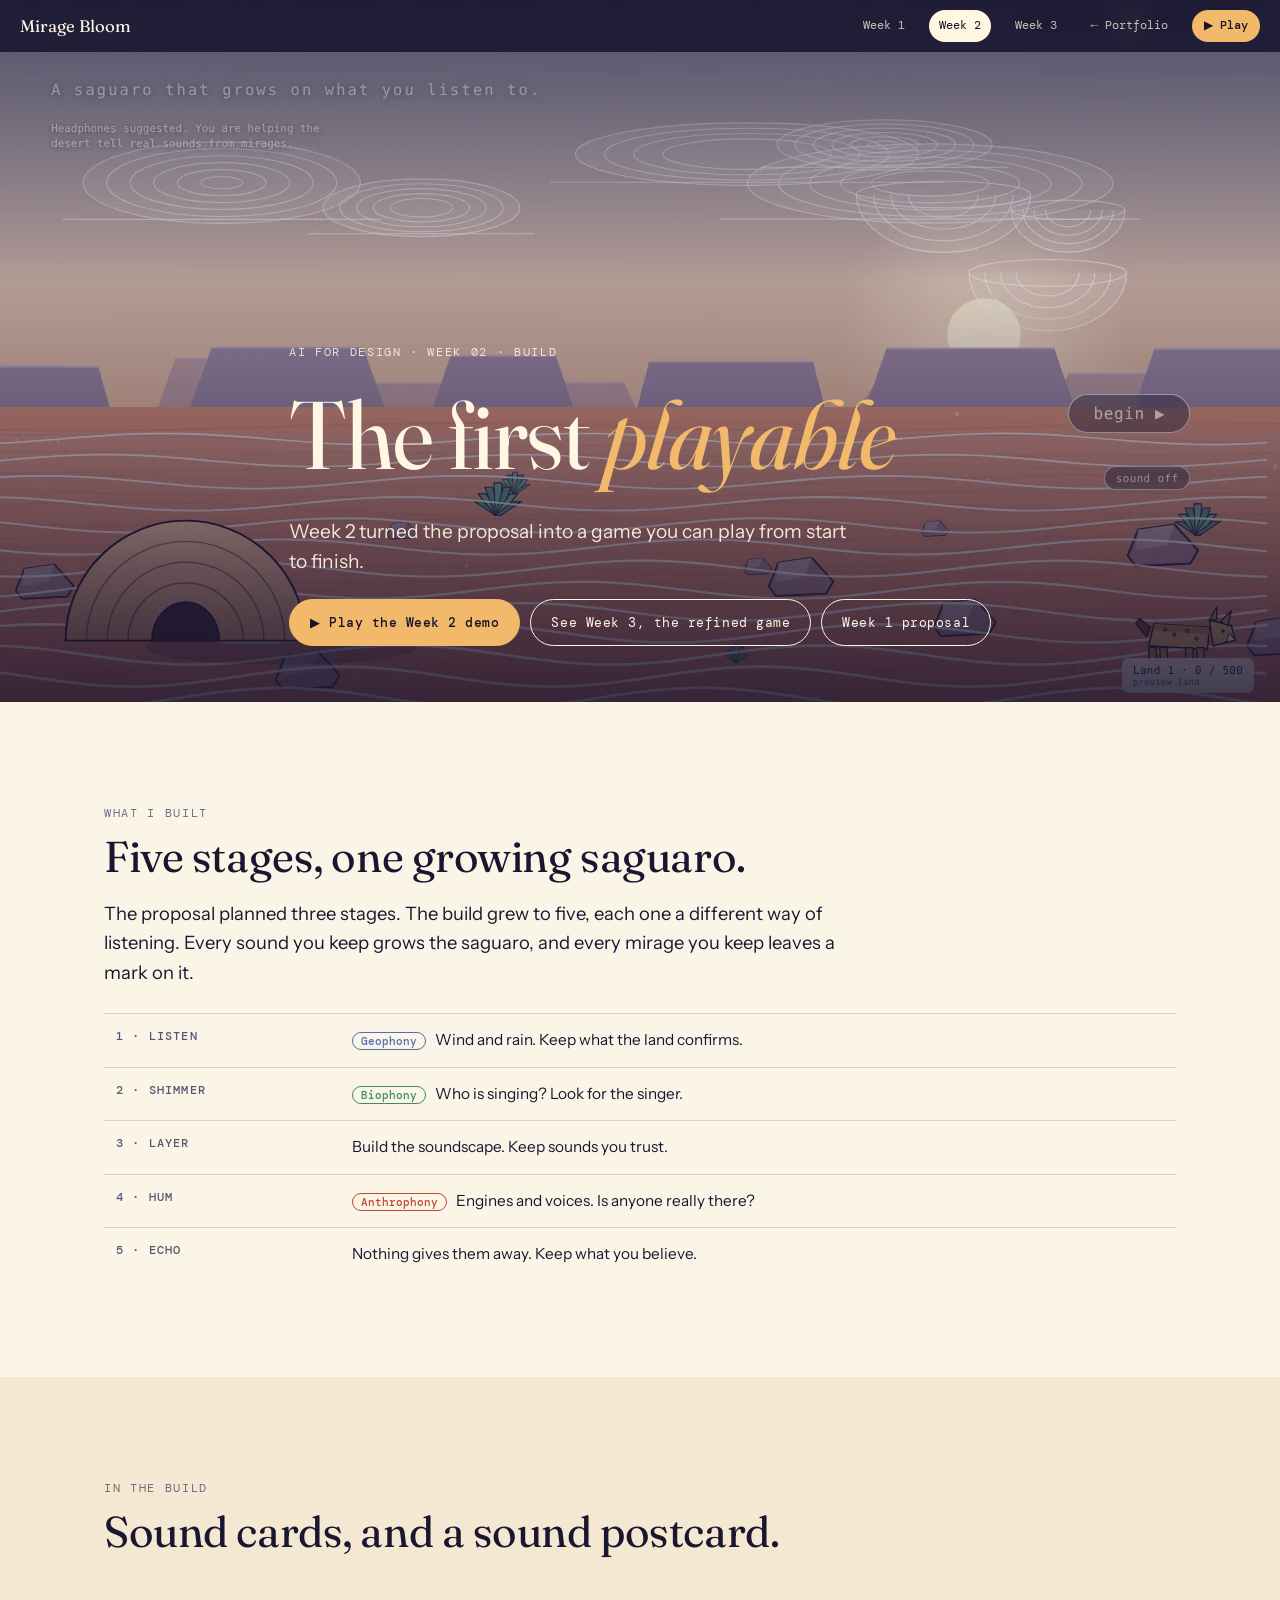
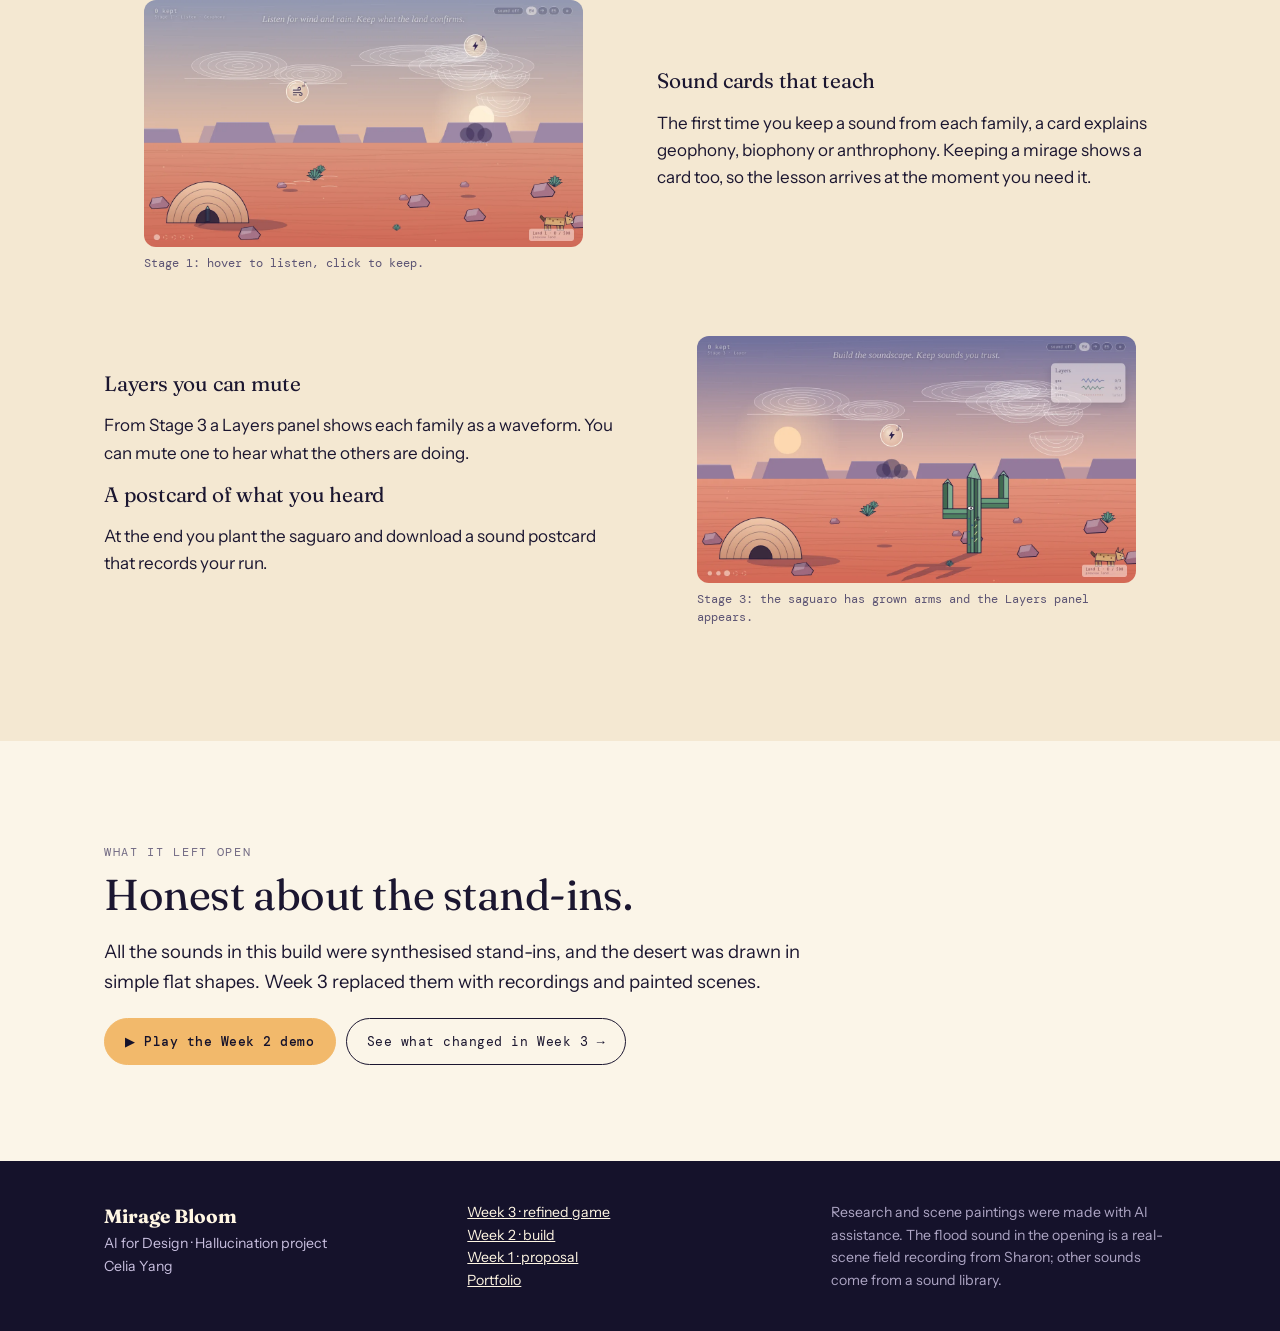
<file: mirage-bloom-week2.html>
<!doctype html><html lang="en"><head><meta charset="utf-8"><meta name="viewport" content="width=device-width,initial-scale=1"><title>Mirage Bloom · Week 2 build — Celia Yang</title>
<link rel="icon" href="assets/favicon.svg" type="image/svg+xml"><meta name="description" content="Mirage Bloom, Week 2: the first playable build, with five stages, sound cards and a downloadable sound postcard."><meta name="theme-color" content="#15122b">
<link rel="preconnect" href="https://fonts.googleapis.com"><link rel="preconnect" href="https://fonts.gstatic.com" crossorigin>
<link href="https://fonts.googleapis.com/css2?family=DM+Mono:wght@400;500&family=Fraunces:ital,opsz,wght@0,9..144,300..700;1,9..144,300..600&family=Instrument+Sans:wght@400;500;600&display=swap" rel="stylesheet"><link rel="stylesheet" href="assets/mirage-bloom/mb.css"></head><body><nav class="top" aria-label="Mirage Bloom"><a class="brand" href="mirage-bloom.html">Mirage Bloom</a><a class="l opt" href="mirage-bloom-week1.html">Week 1</a><a class="l opt on" href="mirage-bloom-week2.html" aria-current="page">Week 2</a><a class="l" href="mirage-bloom.html">Week 3</a><a class="l opt" href="index.html">← Portfolio</a><a class="go" href="mirage-bloom-game.html">▶ Play</a></nav>
<header class="hero" style="background-image:url(assets/mirage-bloom/w2-open.webp)"><div class="wrap">
<span class="kicker">AI for Design · Week 02 · Build</span><h1>The first <em>playable</em></h1>
<p class="sub">Week 2 turned the proposal into a game you can play from start to finish.</p>
<div class="btns"><a class="btn fill" href="mirage-bloom-game-week2.html">▶ Play the Week 2 demo</a><a class="btn" href="mirage-bloom.html">See Week 3, the refined game</a><a class="btn" href="mirage-bloom-week1.html">Week 1 proposal</a></div></div></header>

<section class="sec"><div class="wrap"><span class="kicker">What I built</span><h2>Five stages, one growing saguaro.</h2>
<p class="lead">The proposal planned three stages. The build grew to five, each one a different way of listening. Every sound you keep grows the saguaro, and every mirage you keep leaves a mark on it.</p>
<table class="snd"><tbody>
<tr><th>1 · Listen</th><td><span class="chip g">Geophony</span> Wind and rain. Keep what the land confirms.</td></tr>
<tr><th>2 · Shimmer</th><td><span class="chip b">Biophony</span> Who is singing? Look for the singer.</td></tr>
<tr><th>3 · Layer</th><td>Build the soundscape. Keep sounds you trust.</td></tr>
<tr><th>4 · Hum</th><td><span class="chip a">Anthrophony</span> Engines and voices. Is anyone really there?</td></tr>
<tr><th>5 · Echo</th><td>Nothing gives them away. Keep what you believe.</td></tr></tbody></table></div></section>

<section class="sec sand"><div class="wrap"><span class="kicker">In the build</span><h2>Sound cards, and a sound postcard.</h2>
<div class="two"><figure class="fig"><img src="assets/mirage-bloom/w2-play.webp" alt="Week 2 demo, Stage 1: two bubbles drifting over a plain desert" width="1280" height="720" loading="eager"><figcaption>Stage 1: hover to listen, click to keep.</figcaption></figure>
<div><h3>Sound cards that teach</h3><p>The first time you keep a sound from each family, a card explains geophony, biophony or anthrophony. Keeping a mirage shows a card too, so the lesson arrives at the moment you need it.</p></div></div>
<div class="two"><div><h3>Layers you can mute</h3><p>From Stage 3 a Layers panel shows each family as a waveform. You can mute one to hear what the others are doing.</p><h3>A postcard of what you heard</h3><p>At the end you plant the saguaro and download a sound postcard that records your run.</p></div>
<figure class="fig"><img src="assets/mirage-bloom/w2-layer.webp" alt="Week 2 demo, Stage 3: a green saguaro with arms and the Layers panel" width="1280" height="720" loading="eager"><figcaption>Stage 3: the saguaro has grown arms and the Layers panel appears.</figcaption></figure></div></div></section>

<section class="sec"><div class="wrap"><span class="kicker">What it left open</span><h2>Honest about the stand-ins.</h2>
<p class="lead">All the sounds in this build were synthesised stand-ins, and the desert was drawn in simple flat shapes. Week 3 replaced them with recordings and painted scenes.</p>
<div class="btns"><a class="btn fill" style="color:var(--night)" href="mirage-bloom-game-week2.html">▶ Play the Week 2 demo</a><a class="btn" href="mirage-bloom.html">See what changed in Week 3 →</a></div></div></section>
<footer><div class="wrap"><div><b style="font-family:var(--serif);font-size:1.2rem;color:var(--bloom)">Mirage Bloom</b><br>AI for Design · Hallucination project<br>Celia Yang</div>
<div><a href="mirage-bloom.html">Week 3 · refined game</a><br><a href="mirage-bloom-week2.html">Week 2 · build</a><br><a href="mirage-bloom-week1.html">Week 1 · proposal</a><br><a href="index.html">Portfolio</a></div>
<div style="opacity:.85">Research and scene paintings were made with AI assistance. The flood sound in the opening is a real-scene field recording from Sharon; other sounds come from a sound library.</div></div></footer></body></html>
</file>
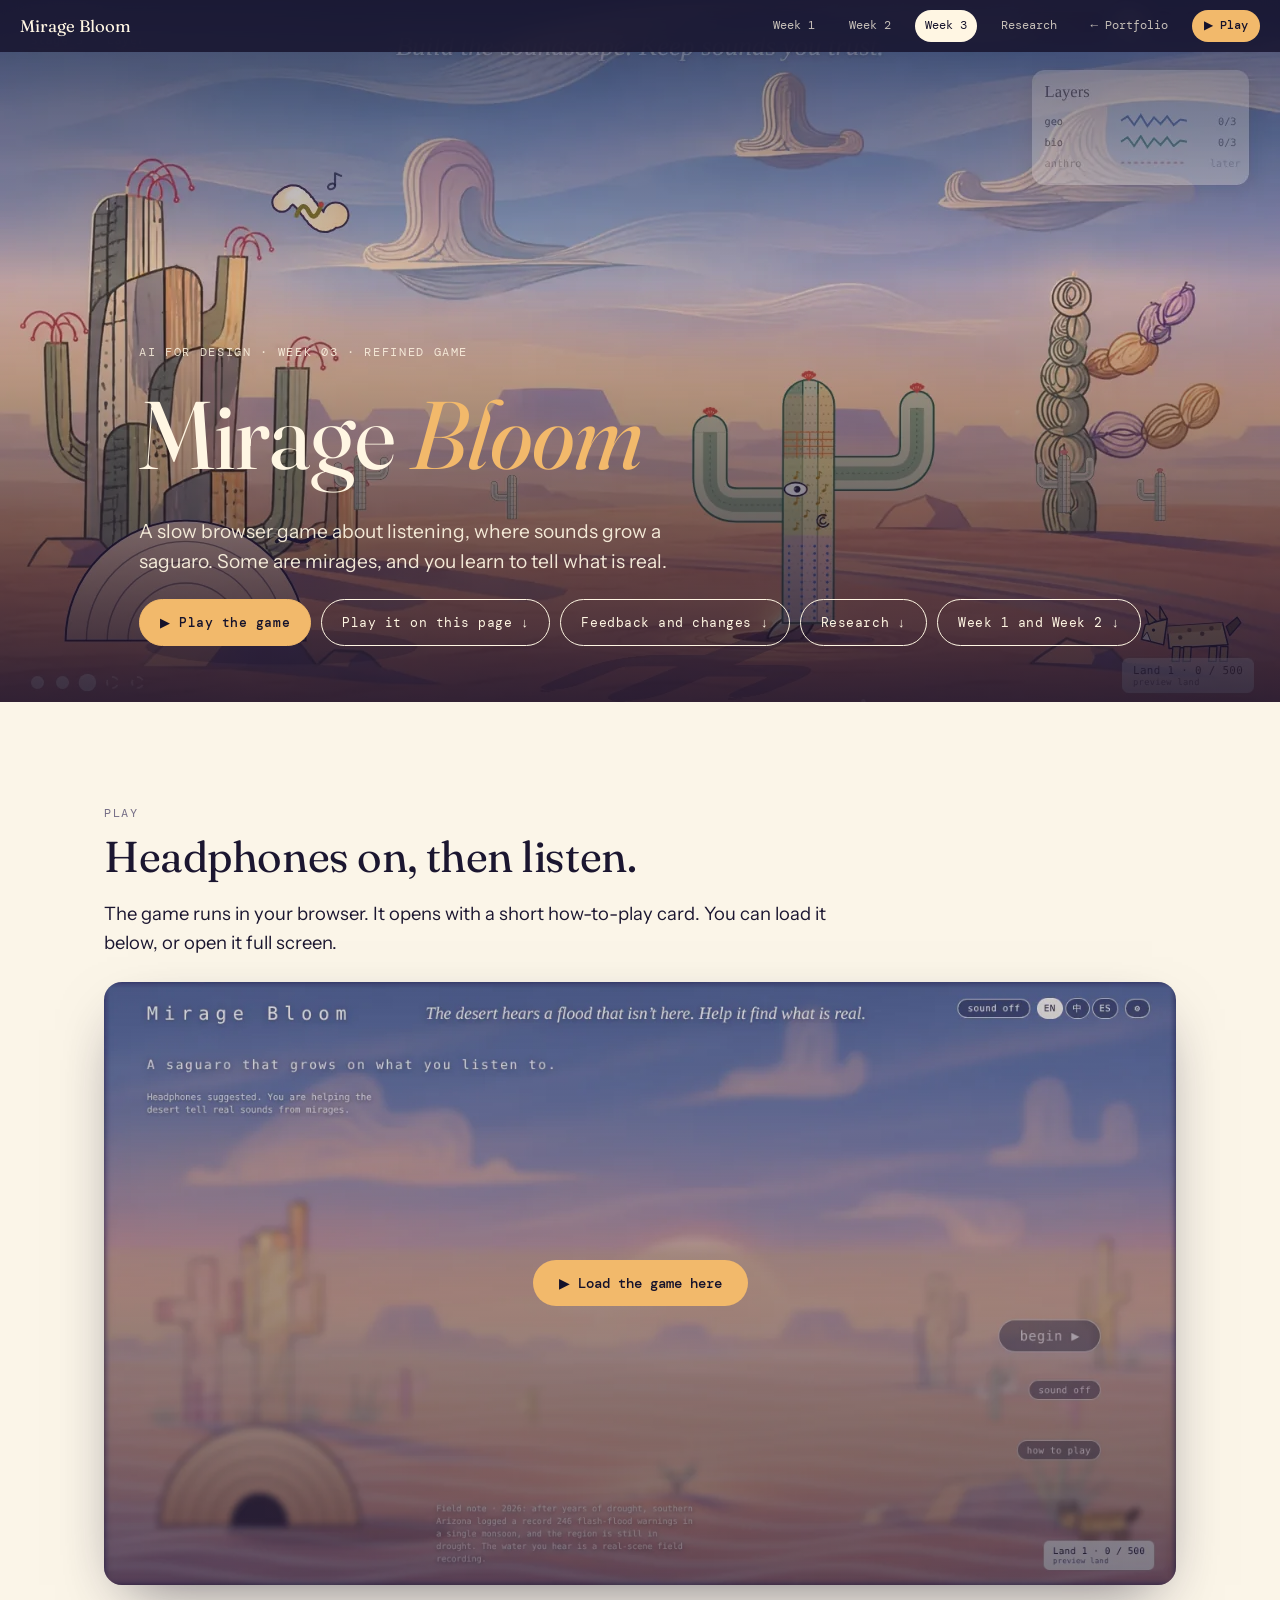
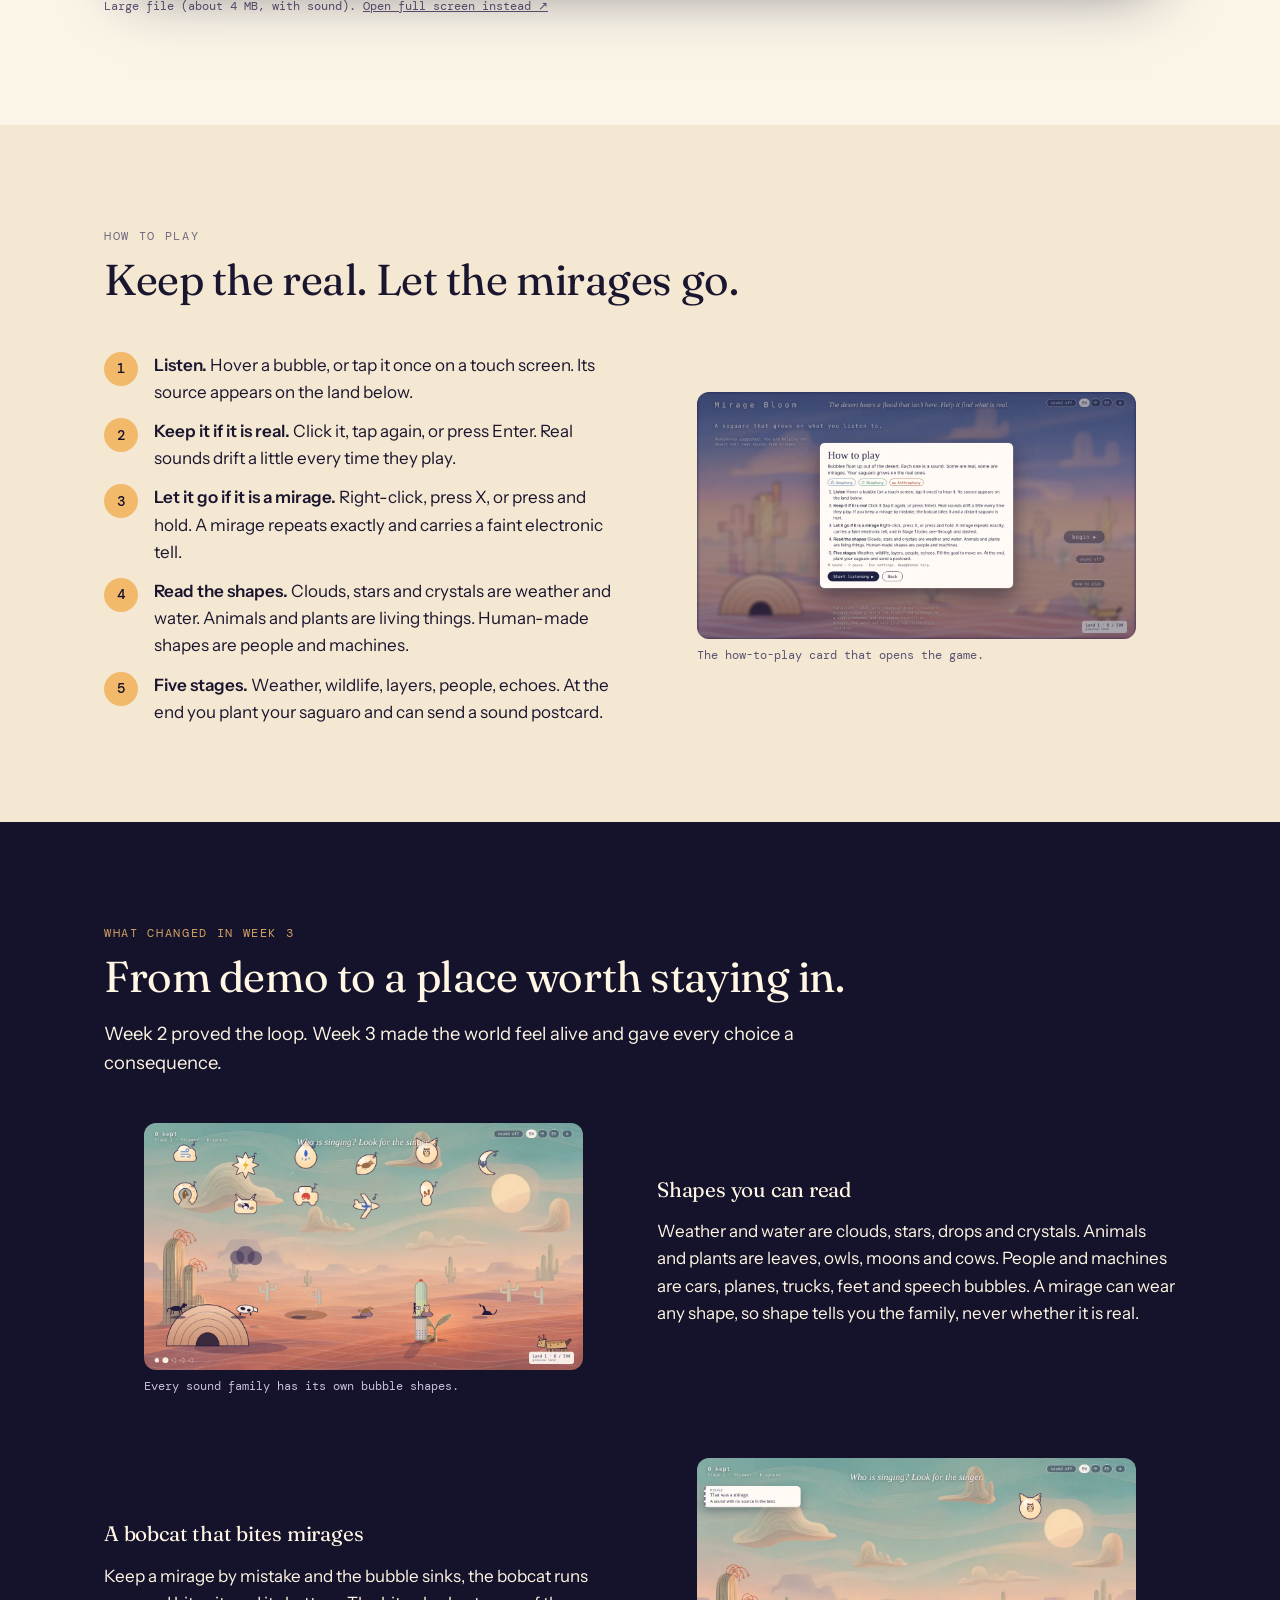
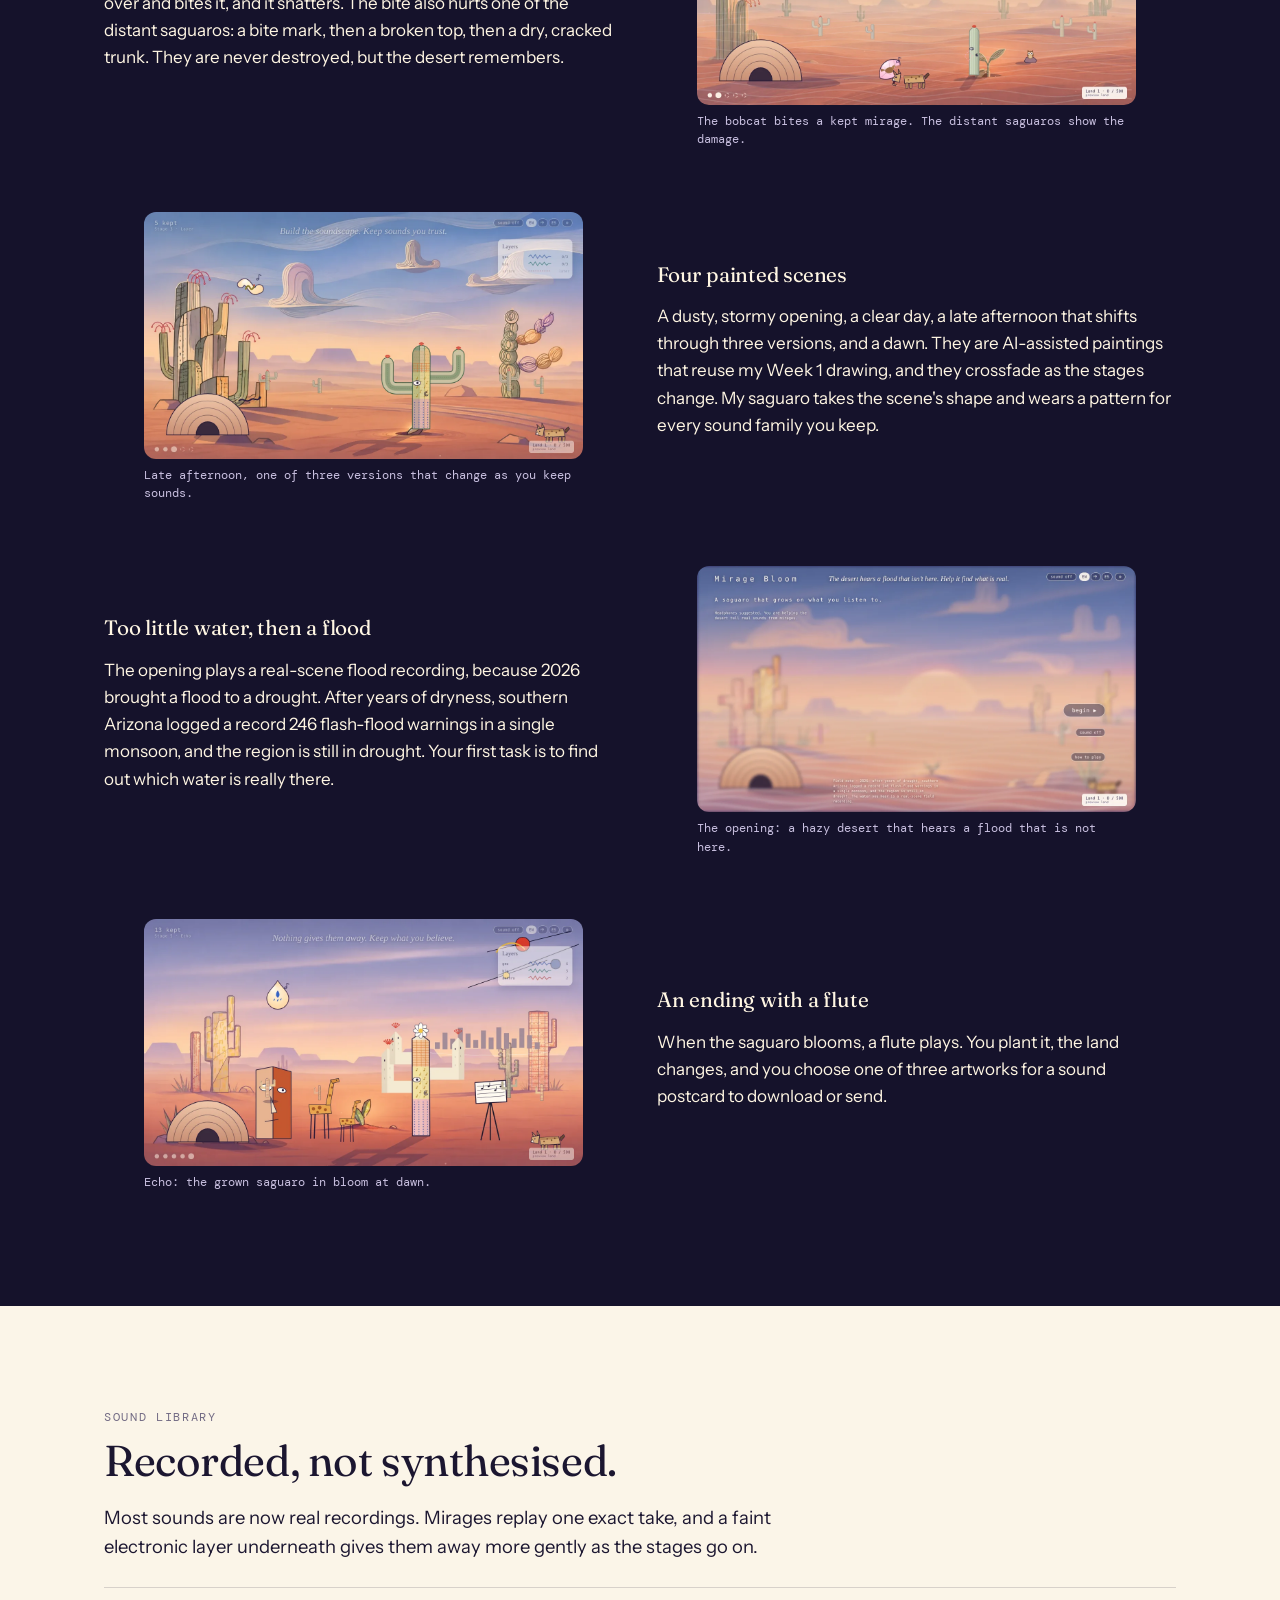
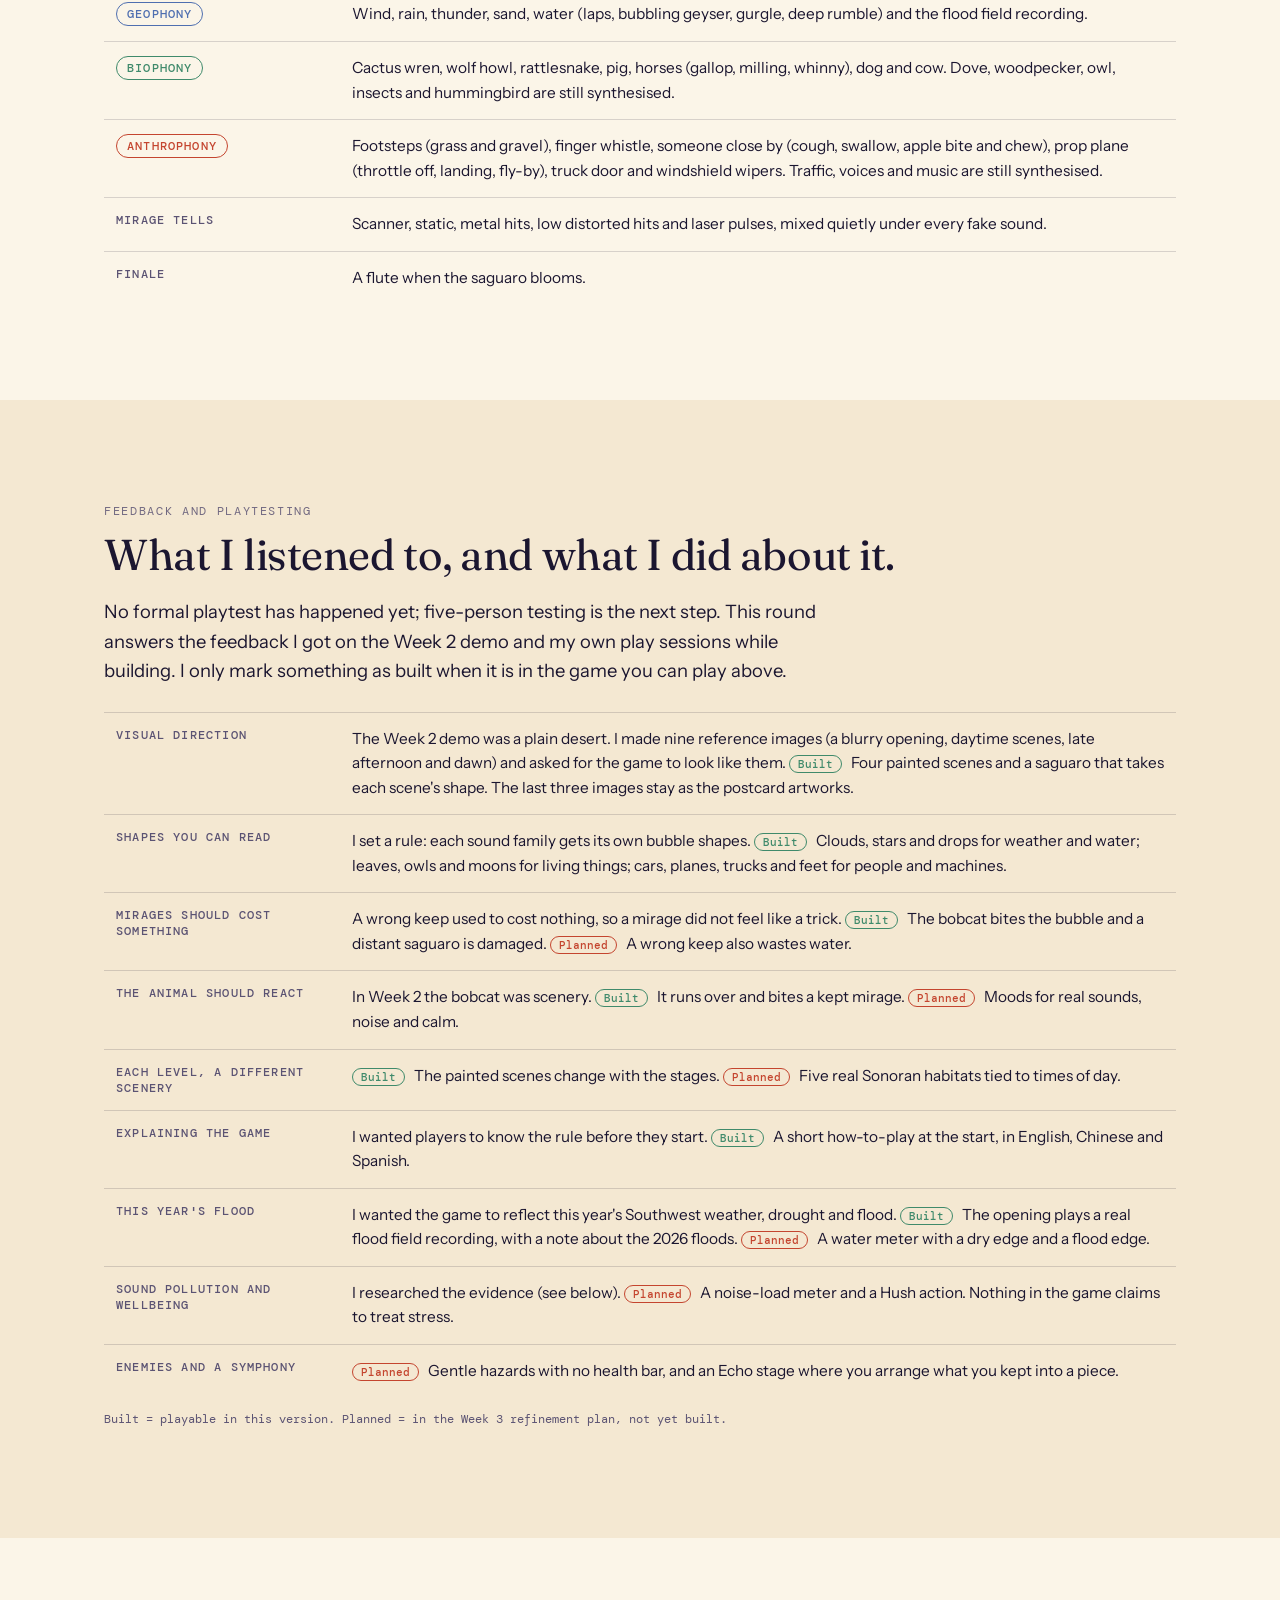
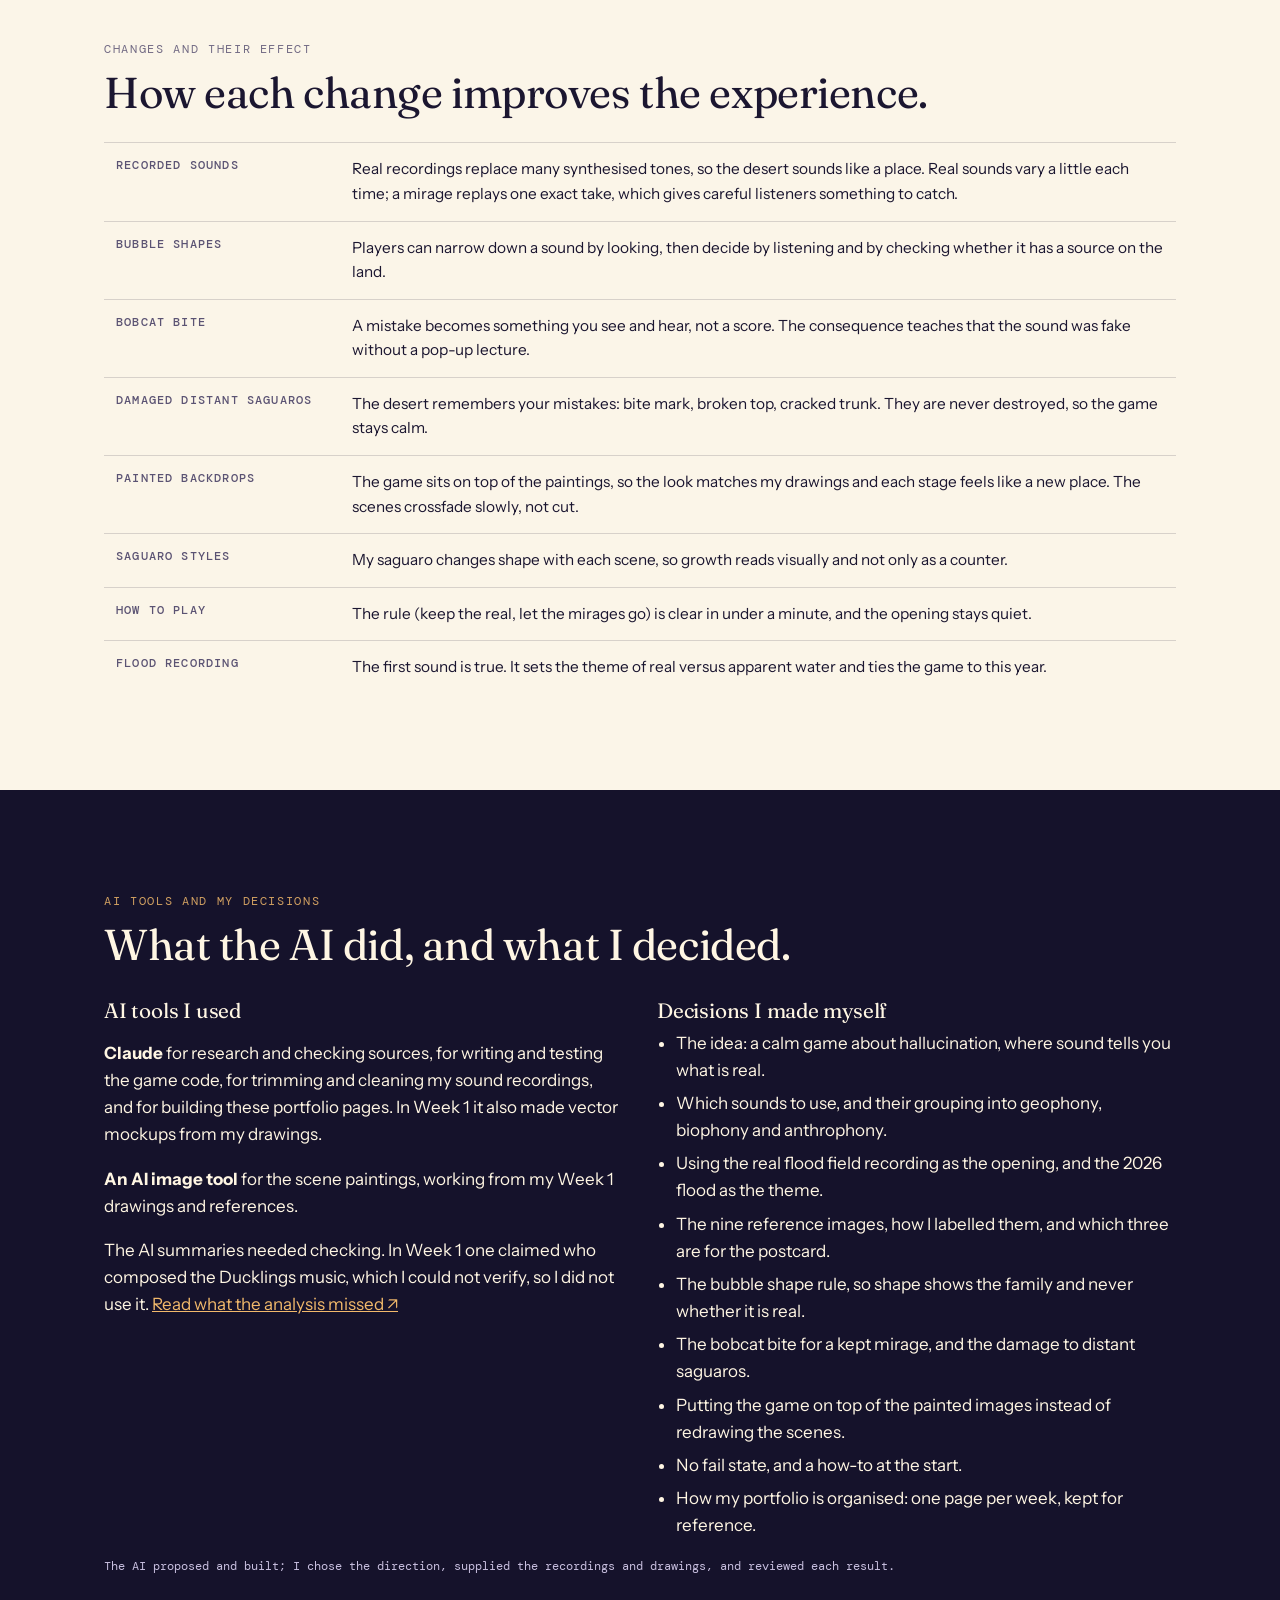
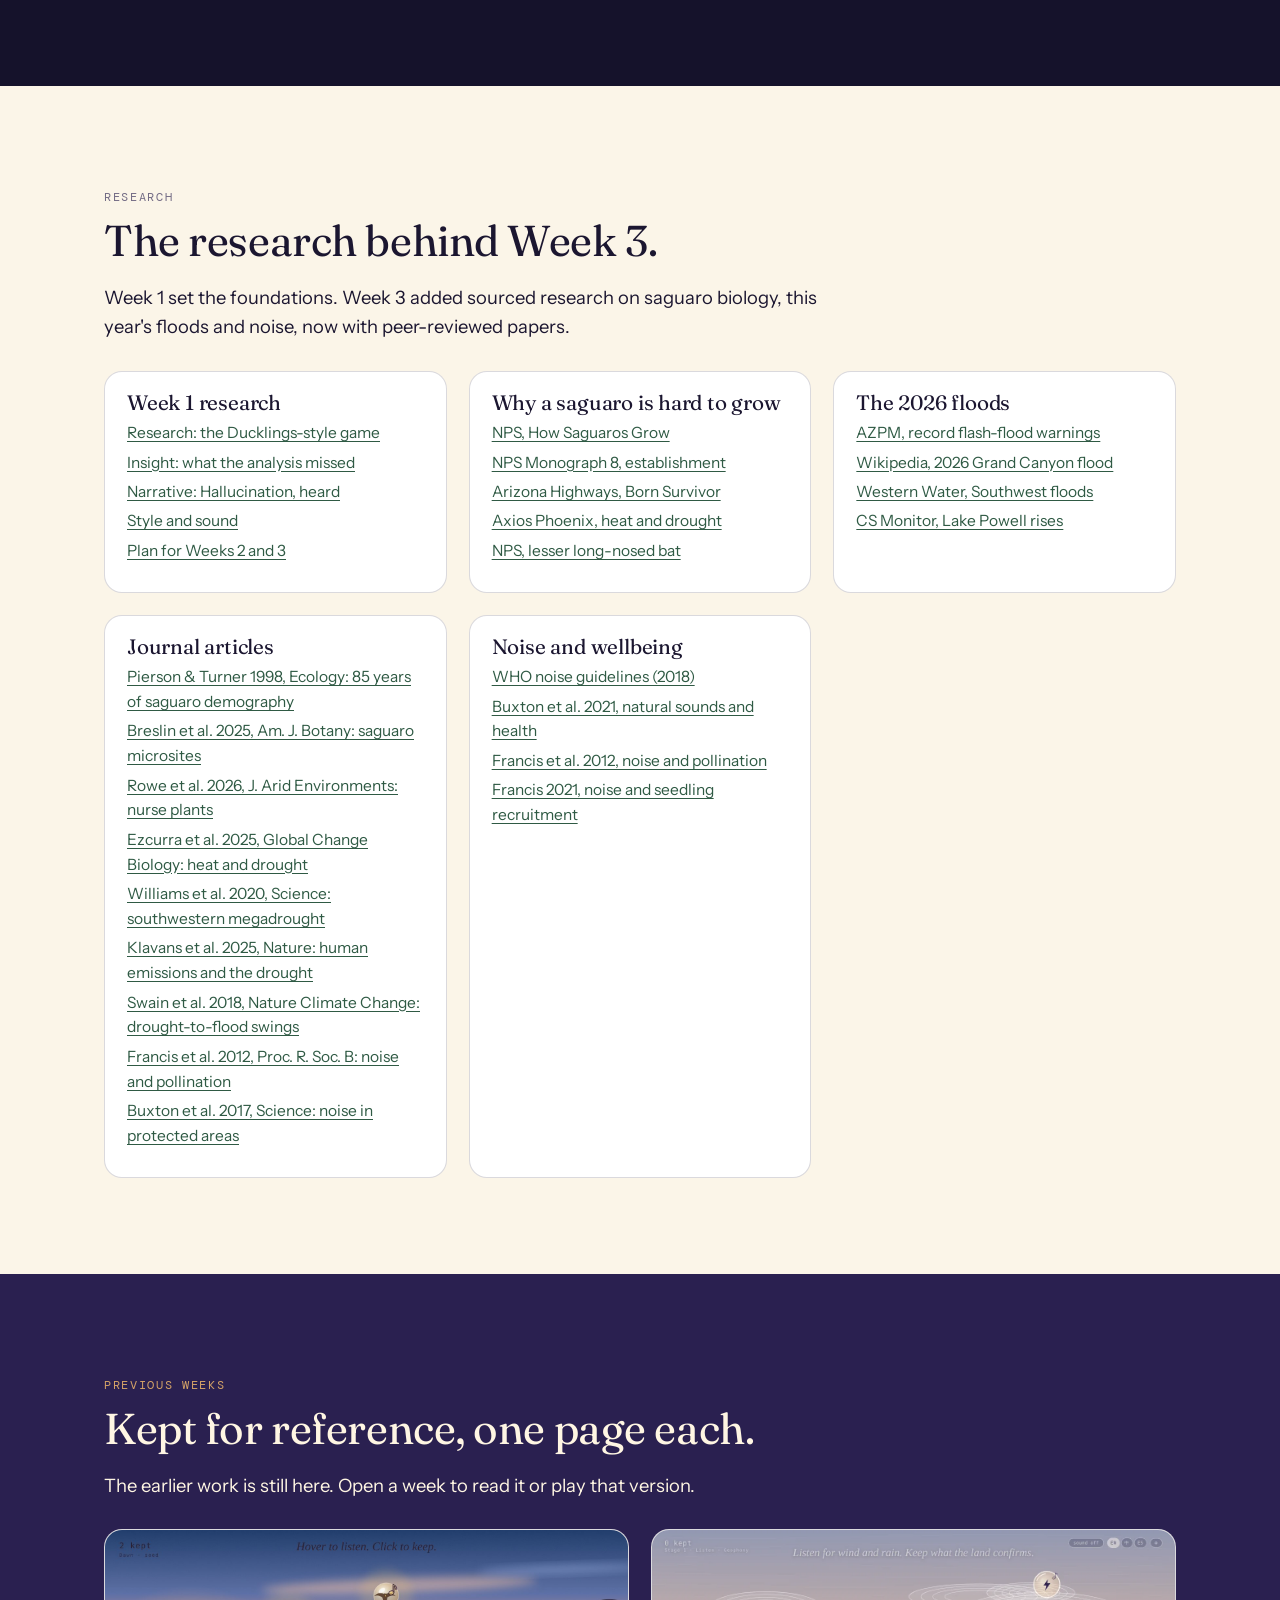
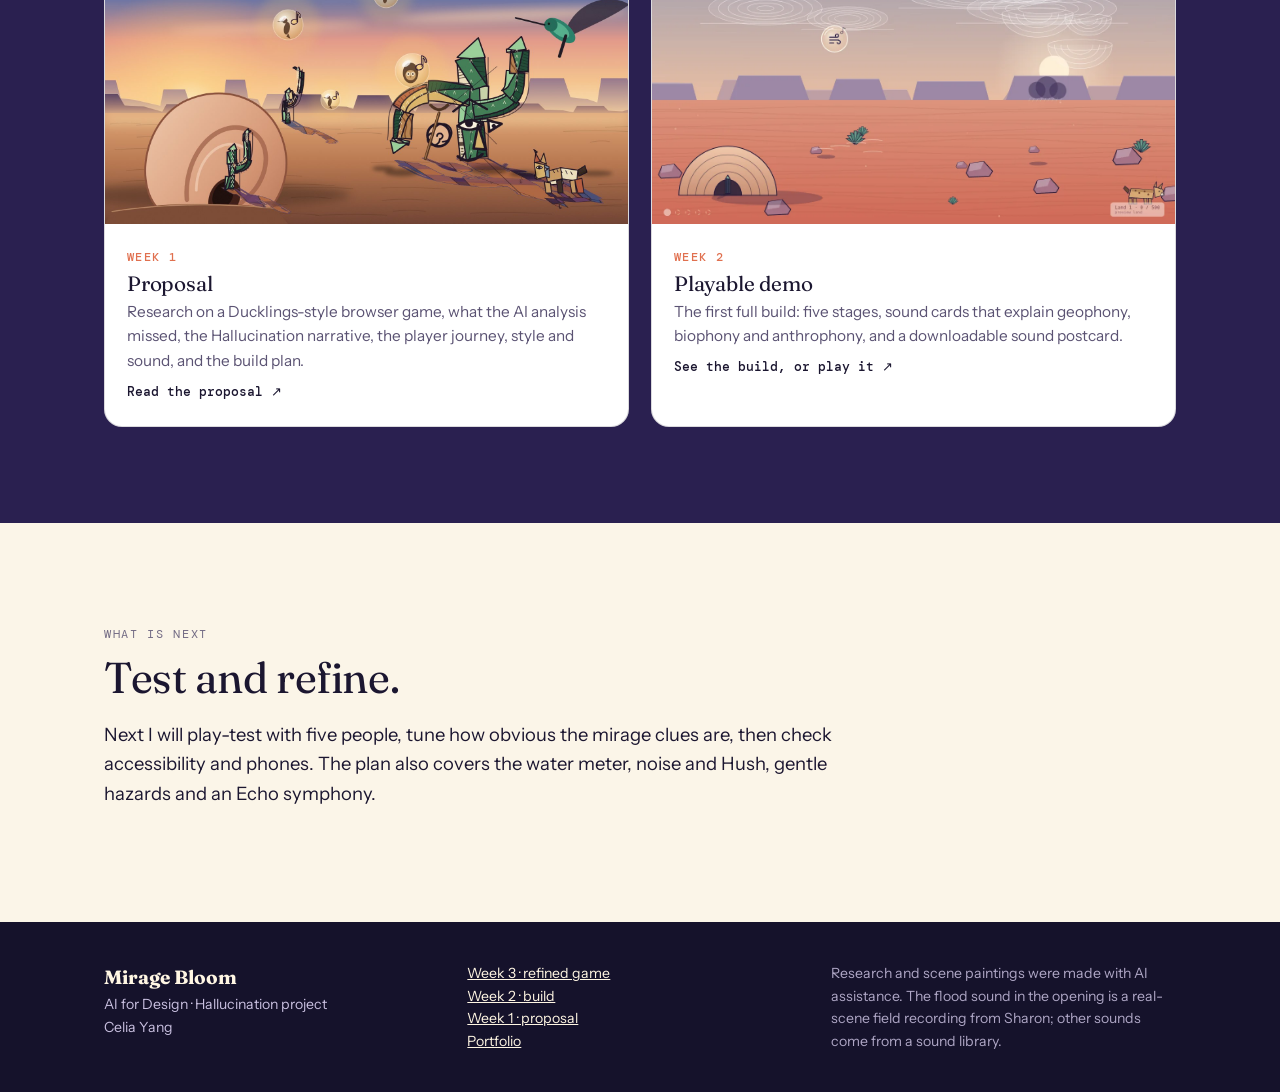
<file: mirage-bloom.html>
<!doctype html><html lang="en"><head><meta charset="utf-8"><meta name="viewport" content="width=device-width,initial-scale=1"><title>Mirage Bloom — Celia Yang</title>
<link rel="icon" href="assets/favicon.svg" type="image/svg+xml"><meta name="description" content="Mirage Bloom: a slow browser game about listening, where sounds grow a saguaro. Week 3: the refined game, with real sounds, painted scenes and a bobcat that bites mirages."><meta name="theme-color" content="#15122b">
<link rel="preconnect" href="https://fonts.googleapis.com"><link rel="preconnect" href="https://fonts.gstatic.com" crossorigin>
<link href="https://fonts.googleapis.com/css2?family=DM+Mono:wght@400;500&family=Fraunces:ital,opsz,wght@0,9..144,300..700;1,9..144,300..600&family=Instrument+Sans:wght@400;500;600&display=swap" rel="stylesheet"><link rel="stylesheet" href="assets/mirage-bloom/mb.css"></head><body><nav class="top" aria-label="Mirage Bloom"><a class="brand" href="mirage-bloom.html">Mirage Bloom</a><a class="l opt" href="mirage-bloom-week1.html">Week 1</a><a class="l opt" href="mirage-bloom-week2.html">Week 2</a><a class="l on" href="mirage-bloom.html" aria-current="page">Week 3</a><a class="l opt" href="#research">Research</a><a class="l opt" href="index.html">← Portfolio</a><a class="go" href="mirage-bloom-game.html">▶ Play</a></nav>
<header class="hero" style="background-image:url(assets/mirage-bloom/w3-afternoon.webp)"><div class="wrap">
<span class="kicker">AI for Design · Week 03 · Refined game</span><h1>Mirage <em>Bloom</em></h1>
<p class="sub">A slow browser game about listening, where sounds grow a saguaro. Some are mirages, and you learn to tell what is real.</p>
<div class="btns"><a class="btn fill" href="mirage-bloom-game.html">▶ Play the game</a><a class="btn" href="#play">Play it on this page ↓</a><a class="btn" href="#feedback">Feedback and changes ↓</a><a class="btn" href="#research">Research ↓</a><a class="btn" href="#weeks">Week 1 and Week 2 ↓</a></div></div></header>

<section class="sec" id="play"><div class="wrap"><span class="kicker">Play</span><h2>Headphones on, then listen.</h2>
<p class="lead">The game runs in your browser. It opens with a short how-to-play card. You can load it below, or open it full screen.</p>
<div class="stage" id="stage" style="background-image:url(assets/mirage-bloom/w3-open.webp)"><div class="load"><button id="loadGame" type="button">▶ Load the game here</button></div></div>
<p class="note">Large file (about 4 MB, with sound). <a href="mirage-bloom-game.html">Open full screen instead ↗</a></p></div></section>

<section class="sec sand"><div class="wrap"><span class="kicker">How to play</span><h2>Keep the real. Let the mirages go.</h2>
<div class="two"><ol class="steps">
<li><div><b>Listen.</b> Hover a bubble, or tap it once on a touch screen. Its source appears on the land below.</div></li>
<li><div><b>Keep it if it is real.</b> Click it, tap again, or press Enter. Real sounds drift a little every time they play.</div></li>
<li><div><b>Let it go if it is a mirage.</b> Right-click, press X, or press and hold. A mirage repeats exactly and carries a faint electronic tell.</div></li>
<li><div><b>Read the shapes.</b> Clouds, stars and crystals are weather and water. Animals and plants are living things. Human-made shapes are people and machines.</div></li>
<li><div><b>Five stages.</b> Weather, wildlife, layers, people, echoes. At the end you plant your saguaro and can send a sound postcard.</div></li></ol>
<figure class="fig"><img src="assets/mirage-bloom/w3-how.webp" alt="The how-to-play card over the opening desert scene" width="1280" height="720" loading="eager"><figcaption>The how-to-play card that opens the game.</figcaption></figure></div></div></section>

<section class="sec dark"><div class="wrap"><span class="kicker">What changed in Week 3</span><h2>From demo to a place worth staying in.</h2>
<p class="lead">Week 2 proved the loop. Week 3 made the world feel alive and gave every choice a consequence.</p>
<div class="two"><figure class="fig"><img src="assets/mirage-bloom/w3-shapes.webp" alt="Daytime desert with bubbles in different shapes: clouds, a star, a drop, an owl, a moon, a cow, a plane and a foot" width="1280" height="720" loading="eager"><figcaption>Every sound family has its own bubble shapes.</figcaption></figure>
<div><h3>Shapes you can read</h3><p>Weather and water are clouds, stars, drops and crystals. Animals and plants are leaves, owls, moons and cows. People and machines are cars, planes, trucks, feet and speech bubbles. A mirage can wear any shape, so shape tells you the family, never whether it is real.</p></div></div>
<div class="two"><div><h3>A bobcat that bites mirages</h3><p>Keep a mirage by mistake and the bubble sinks, the bobcat runs over and bites it, and it shatters. The bite also hurts one of the distant saguaros: a bite mark, then a broken top, then a dry, cracked trunk. They are never destroyed, but the desert remembers.</p></div>
<figure class="fig"><img src="assets/mirage-bloom/w3-bite.webp" alt="A bobcat biting a pink mirage bubble, with notched distant saguaros behind" width="1280" height="720" loading="eager"><figcaption>The bobcat bites a kept mirage. The distant saguaros show the damage.</figcaption></figure></div>
<div class="two"><figure class="fig"><img src="assets/mirage-bloom/w3-afternoon.webp" alt="Late afternoon desert with a tall saguaro covered in patterns and painted cubist cacti" width="1280" height="720" loading="eager"><figcaption>Late afternoon, one of three versions that change as you keep sounds.</figcaption></figure>
<div><h3>Four painted scenes</h3><p>A dusty, stormy opening, a clear day, a late afternoon that shifts through three versions, and a dawn. They are AI-assisted paintings that reuse my Week 1 drawing, and they crossfade as the stages change. My saguaro takes the scene's shape and wears a pattern for every sound family you keep.</p></div></div>
<div class="two"><div><h3>Too little water, then a flood</h3><p>The opening plays a real-scene flood recording, because 2026 brought a flood to a drought. After years of dryness, southern Arizona logged a record 246 flash-flood warnings in a single monsoon, and the region is still in drought. Your first task is to find out which water is really there.</p></div>
<figure class="fig"><img src="assets/mirage-bloom/w3-open.webp" alt="The hazy, dusty opening scene with the game title" width="1280" height="720" loading="eager"><figcaption>The opening: a hazy desert that hears a flood that is not here.</figcaption></figure></div>
<div class="two"><figure class="fig"><img src="assets/mirage-bloom/w3-dawn.webp" alt="Dawn scene with the grown saguaro in bloom, a giraffe and a music stand" width="1280" height="720" loading="eager"><figcaption>Echo: the grown saguaro in bloom at dawn.</figcaption></figure>
<div><h3>An ending with a flute</h3><p>When the saguaro blooms, a flute plays. You plant it, the land changes, and you choose one of three artworks for a sound postcard to download or send.</p></div></div></div></section>

<section class="sec"><div class="wrap"><span class="kicker">Sound library</span><h2>Recorded, not synthesised.</h2>
<p class="lead">Most sounds are now real recordings. Mirages replay one exact take, and a faint electronic layer underneath gives them away more gently as the stages go on.</p>
<table class="snd"><tbody>
<tr><th><span class="chip g">Geophony</span></th><td>Wind, rain, thunder, sand, water (laps, bubbling geyser, gurgle, deep rumble) and the flood field recording.</td></tr>
<tr><th><span class="chip b">Biophony</span></th><td>Cactus wren, wolf howl, rattlesnake, pig, horses (gallop, milling, whinny), dog and cow. Dove, woodpecker, owl, insects and hummingbird are still synthesised.</td></tr>
<tr><th><span class="chip a">Anthrophony</span></th><td>Footsteps (grass and gravel), finger whistle, someone close by (cough, swallow, apple bite and chew), prop plane (throttle off, landing, fly-by), truck door and windshield wipers. Traffic, voices and music are still synthesised.</td></tr>
<tr><th>Mirage tells</th><td>Scanner, static, metal hits, low distorted hits and laser pulses, mixed quietly under every fake sound.</td></tr>
<tr><th>Finale</th><td>A flute when the saguaro blooms.</td></tr></tbody></table></div></section>

<section class="sec sand" id="feedback"><div class="wrap"><span class="kicker">Feedback and playtesting</span><h2>What I listened to, and what I did about it.</h2>
<p class="lead">No formal playtest has happened yet; five-person testing is the next step. This round answers the feedback I got on the Week 2 demo and my own play sessions while building. I only mark something as built when it is in the game you can play above.</p>
<table class="snd"><tbody>
<tr><th>Visual direction</th><td>The Week 2 demo was a plain desert. I made nine reference images (a blurry opening, daytime scenes, late afternoon and dawn) and asked for the game to look like them. <span class="chip b">Built</span> Four painted scenes and a saguaro that takes each scene's shape. The last three images stay as the postcard artworks.</td></tr>
<tr><th>Shapes you can read</th><td>I set a rule: each sound family gets its own bubble shapes. <span class="chip b">Built</span> Clouds, stars and drops for weather and water; leaves, owls and moons for living things; cars, planes, trucks and feet for people and machines.</td></tr>
<tr><th>Mirages should cost something</th><td>A wrong keep used to cost nothing, so a mirage did not feel like a trick. <span class="chip b">Built</span> The bobcat bites the bubble and a distant saguaro is damaged. <span class="chip a">Planned</span> A wrong keep also wastes water.</td></tr>
<tr><th>The animal should react</th><td>In Week 2 the bobcat was scenery. <span class="chip b">Built</span> It runs over and bites a kept mirage. <span class="chip a">Planned</span> Moods for real sounds, noise and calm.</td></tr>
<tr><th>Each level, a different scenery</th><td><span class="chip b">Built</span> The painted scenes change with the stages. <span class="chip a">Planned</span> Five real Sonoran habitats tied to times of day.</td></tr>
<tr><th>Explaining the game</th><td>I wanted players to know the rule before they start. <span class="chip b">Built</span> A short how-to-play at the start, in English, Chinese and Spanish.</td></tr>
<tr><th>This year's flood</th><td>I wanted the game to reflect this year's Southwest weather, drought and flood. <span class="chip b">Built</span> The opening plays a real flood field recording, with a note about the 2026 floods. <span class="chip a">Planned</span> A water meter with a dry edge and a flood edge.</td></tr>
<tr><th>Sound pollution and wellbeing</th><td>I researched the evidence (see below). <span class="chip a">Planned</span> A noise-load meter and a Hush action. Nothing in the game claims to treat stress.</td></tr>
<tr><th>Enemies and a symphony</th><td><span class="chip a">Planned</span> Gentle hazards with no health bar, and an Echo stage where you arrange what you kept into a piece.</td></tr>
</tbody></table>
<p class="note">Built = playable in this version. Planned = in the Week 3 refinement plan, not yet built.</p></div></section>

<section class="sec" id="changes"><div class="wrap"><span class="kicker">Changes and their effect</span><h2>How each change improves the experience.</h2>
<table class="snd"><tbody>
<tr><th>Recorded sounds</th><td>Real recordings replace many synthesised tones, so the desert sounds like a place. Real sounds vary a little each time; a mirage replays one exact take, which gives careful listeners something to catch.</td></tr>
<tr><th>Bubble shapes</th><td>Players can narrow down a sound by looking, then decide by listening and by checking whether it has a source on the land.</td></tr>
<tr><th>Bobcat bite</th><td>A mistake becomes something you see and hear, not a score. The consequence teaches that the sound was fake without a pop-up lecture.</td></tr>
<tr><th>Damaged distant saguaros</th><td>The desert remembers your mistakes: bite mark, broken top, cracked trunk. They are never destroyed, so the game stays calm.</td></tr>
<tr><th>Painted backdrops</th><td>The game sits on top of the paintings, so the look matches my drawings and each stage feels like a new place. The scenes crossfade slowly, not cut.</td></tr>
<tr><th>Saguaro styles</th><td>My saguaro changes shape with each scene, so growth reads visually and not only as a counter.</td></tr>
<tr><th>How to play</th><td>The rule (keep the real, let the mirages go) is clear in under a minute, and the opening stays quiet.</td></tr>
<tr><th>Flood recording</th><td>The first sound is true. It sets the theme of real versus apparent water and ties the game to this year.</td></tr>
</tbody></table></div></section>

<section class="sec dark" id="ai"><div class="wrap"><span class="kicker">AI tools and my decisions</span><h2>What the AI did, and what I decided.</h2>
<div class="two" style="align-items:start"><div><h3>AI tools I used</h3>
<p><b>Claude</b> for research and checking sources, for writing and testing the game code, for trimming and cleaning my sound recordings, and for building these portfolio pages. In Week 1 it also made vector mockups from my drawings.</p>
<p><b>An AI image tool</b> for the scene paintings, working from my Week 1 drawings and references.</p>
<p>The AI summaries needed checking. In Week 1 one claimed who composed the Ducklings music, which I could not verify, so I did not use it. <a href="mirage-bloom-week1.html#s3" style="color:var(--sun)">Read what the analysis missed ↗</a></p></div>
<div><h3>Decisions I made myself</h3>
<ul style="padding-left:1.1em;margin:.4em 0 0">
<li>The idea: a calm game about hallucination, where sound tells you what is real.</li>
<li>Which sounds to use, and their grouping into geophony, biophony and anthrophony.</li>
<li>Using the real flood field recording as the opening, and the 2026 flood as the theme.</li>
<li>The nine reference images, how I labelled them, and which three are for the postcard.</li>
<li>The bubble shape rule, so shape shows the family and never whether it is real.</li>
<li>The bobcat bite for a kept mirage, and the damage to distant saguaros.</li>
<li>Putting the game on top of the painted images instead of redrawing the scenes.</li>
<li>No fail state, and a how-to at the start.</li>
<li>How my portfolio is organised: one page per week, kept for reference.</li></ul></div></div>
<p class="note">The AI proposed and built; I chose the direction, supplied the recordings and drawings, and reviewed each result.</p></div></section>

<section class="sec" id="research"><div class="wrap"><span class="kicker">Research</span><h2>The research behind Week 3.</h2>
<p class="lead">Week 1 set the foundations. Week 3 added sourced research on saguaro biology, this year's floods and noise, now with peer-reviewed papers.</p>
<div class="grid">
<div class="card"><div class="b"><h3>Week 1 research</h3>
<p><a href="mirage-bloom-week1.html#s2">Research: the Ducklings-style game</a></p>
<p><a href="mirage-bloom-week1.html#s3">Insight: what the analysis missed</a></p>
<p><a href="mirage-bloom-week1.html#s4">Narrative: Hallucination, heard</a></p>
<p><a href="mirage-bloom-week1.html#s6">Style and sound</a></p>
<p><a href="mirage-bloom-week1.html#s7">Plan for Weeks 2 and 3</a></p></div></div>
<div class="card"><div class="b"><h3>Why a saguaro is hard to grow</h3>
<p><a href="https://www.nps.gov/sagu/learn/nature/how-saguaros-grow.htm">NPS, How Saguaros Grow</a></p>
<p><a href="https://www.nps.gov/parkhistory/online_books/science/8/chap4c.htm">NPS Monograph 8, establishment</a></p>
<p><a href="https://arizonahighways.com/article/born-survivor">Arizona Highways, Born Survivor</a></p>
<p><a href="https://www.axios.com/local/phoenix/2025/05/19/scorching-saguaros-heat-drought-cactus-deaths">Axios Phoenix, heat and drought</a></p>
<p><a href="https://www.nps.gov/articles/lesser-long-nose-bat.htm">NPS, lesser long-nosed bat</a></p></div></div>
<div class="card"><div class="b"><h3>The 2026 floods</h3>
<p><a href="https://www.azpm.org/news/2026-10-07/231438-southern-arizona-hits-record-high-in-flash-flood-warnings-this-monsoon">AZPM, record flash-flood warnings</a></p>
<p><a href="https://en.wikipedia.org/wiki/2026_Grand_Canyon_flood">Wikipedia, 2026 Grand Canyon flood</a></p>
<p><a href="https://www.western-water.com/2026/11/06/the-2026-southwest-floods-a-look-at-reservoir-gains-and-damage/">Western Water, Southwest floods</a></p>
<p><a href="https://csmonitor.com/Environment/2026/1108/Floods-bring-rare-relief-to-US-Southwest-reservoirs-as-Lake-Powell-rises-20-feet">CS Monitor, Lake Powell rises</a></p></div></div>
<div class="card"><div class="b"><h3>Journal articles</h3>
<p><a href="https://www.usgs.gov/publications/85-year-study-saguaro-carnegiea-gigantea-demography">Pierson &amp; Turner 1998, Ecology: 85 years of saguaro demography</a></p>
<p><a href="https://bsapubs.onlinelibrary.wiley.com/doi/10.1002/ajb2.70053">Breslin et al. 2025, Am. J. Botany: saguaro microsites</a></p>
<p><a href="https://www.sciencedirect.com/science/article/abs/pii/S0140196325001764">Rowe et al. 2026, J. Arid Environments: nurse plants</a></p>
<p><a href="https://doi.org/10.1111/gcb.70217">Ezcurra et al. 2025, Global Change Biology: heat and drought</a></p>
<p><a href="https://www.science.org/doi/10.1126/science.aaz9600">Williams et al. 2020, Science: southwestern megadrought</a></p>
<p><a href="https://doi.org/10.1038/s41586-025-09368-2">Klavans et al. 2025, Nature: human emissions and the drought</a></p>
<p><a href="https://www.nature.com/articles/s41558-018-0140-y">Swain et al. 2018, Nature Climate Change: drought-to-flood swings</a></p>
<p><a href="https://pmc.ncbi.nlm.nih.gov/articles/PMC3367785">Francis et al. 2012, Proc. R. Soc. B: noise and pollination</a></p>
<p><a href="https://angelonilab.colostate.edu/Site/Publications_files/Buxton_et_al_2017.pdf">Buxton et al. 2017, Science: noise in protected areas</a></p></div></div>
<div class="card"><div class="b"><h3>Noise and wellbeing</h3>
<p><a href="https://www.who.int/europe/publications/i/item/9789289053563">WHO noise guidelines (2018)</a></p>
<p><a href="https://pmc.ncbi.nlm.nih.gov/articles/PMC8040792">Buxton et al. 2021, natural sounds and health</a></p>
<p><a href="https://www.eurekalert.org/news-releases/743525">Francis et al. 2012, noise and pollination</a></p>
<p><a href="https://par.nsf.gov/servlets/purl/10311532">Francis 2021, noise and seedling recruitment</a></p></div></div>
</div>
</div></section>

<section class="sec dusk" id="weeks"><div class="wrap"><span class="kicker">Previous weeks</span><h2 style="color:var(--bloom)">Kept for reference, one page each.</h2>
<p class="lead">The earlier work is still here. Open a week to read it or play that version.</p>
<div class="weeks">
<a class="wk" href="mirage-bloom-week1.html"><img src="assets/mirage-bloom/mock-a-listen.jpg" alt="Surreal desert at dawn with a cubist saguaro, glass sound bubbles and a giant ear" width="1600" height="900" loading="eager"><div class="b"><span class="t">Week 1</span><h3>Proposal</h3><p>Research on a Ducklings-style browser game, what the AI analysis missed, the Hallucination narrative, the player journey, style and sound, and the build plan.</p><span class="go">Read the proposal ↗</span></div></a>
<a class="wk" href="mirage-bloom-week2.html"><img src="assets/mirage-bloom/w2-play.webp" alt="The Week 2 demo with first bubbles in a plain desert" width="1280" height="720" loading="eager"><div class="b"><span class="t">Week 2</span><h3>Playable demo</h3><p>The first full build: five stages, sound cards that explain geophony, biophony and anthrophony, and a downloadable sound postcard.</p><span class="go">See the build, or play it ↗</span></div></a>
</div></div></section>

<section class="sec"><div class="wrap"><span class="kicker">What is next</span><h2>Test and refine.</h2>
<p class="lead">Next I will play-test with five people, tune how obvious the mirage clues are, then check accessibility and phones. The plan also covers the water meter, noise and Hush, gentle hazards and an Echo symphony.</p></div></section>
<footer><div class="wrap"><div><b style="font-family:var(--serif);font-size:1.2rem;color:var(--bloom)">Mirage Bloom</b><br>AI for Design · Hallucination project<br>Celia Yang</div>
<div><a href="mirage-bloom.html">Week 3 · refined game</a><br><a href="mirage-bloom-week2.html">Week 2 · build</a><br><a href="mirage-bloom-week1.html">Week 1 · proposal</a><br><a href="index.html">Portfolio</a></div>
<div style="opacity:.85">Research and scene paintings were made with AI assistance. The flood sound in the opening is a real-scene field recording from Sharon; other sounds come from a sound library.</div></div></footer>
<script>
document.getElementById('loadGame').addEventListener('click',function(){
 var s=document.getElementById('stage'),f=document.createElement('iframe');
 f.src='mirage-bloom-game.html';f.title='Mirage Bloom game';f.setAttribute('allow','autoplay; fullscreen');f.setAttribute('allowfullscreen','');
 s.innerHTML='';s.appendChild(f);f.focus();
});
</script></body></html>
</file>
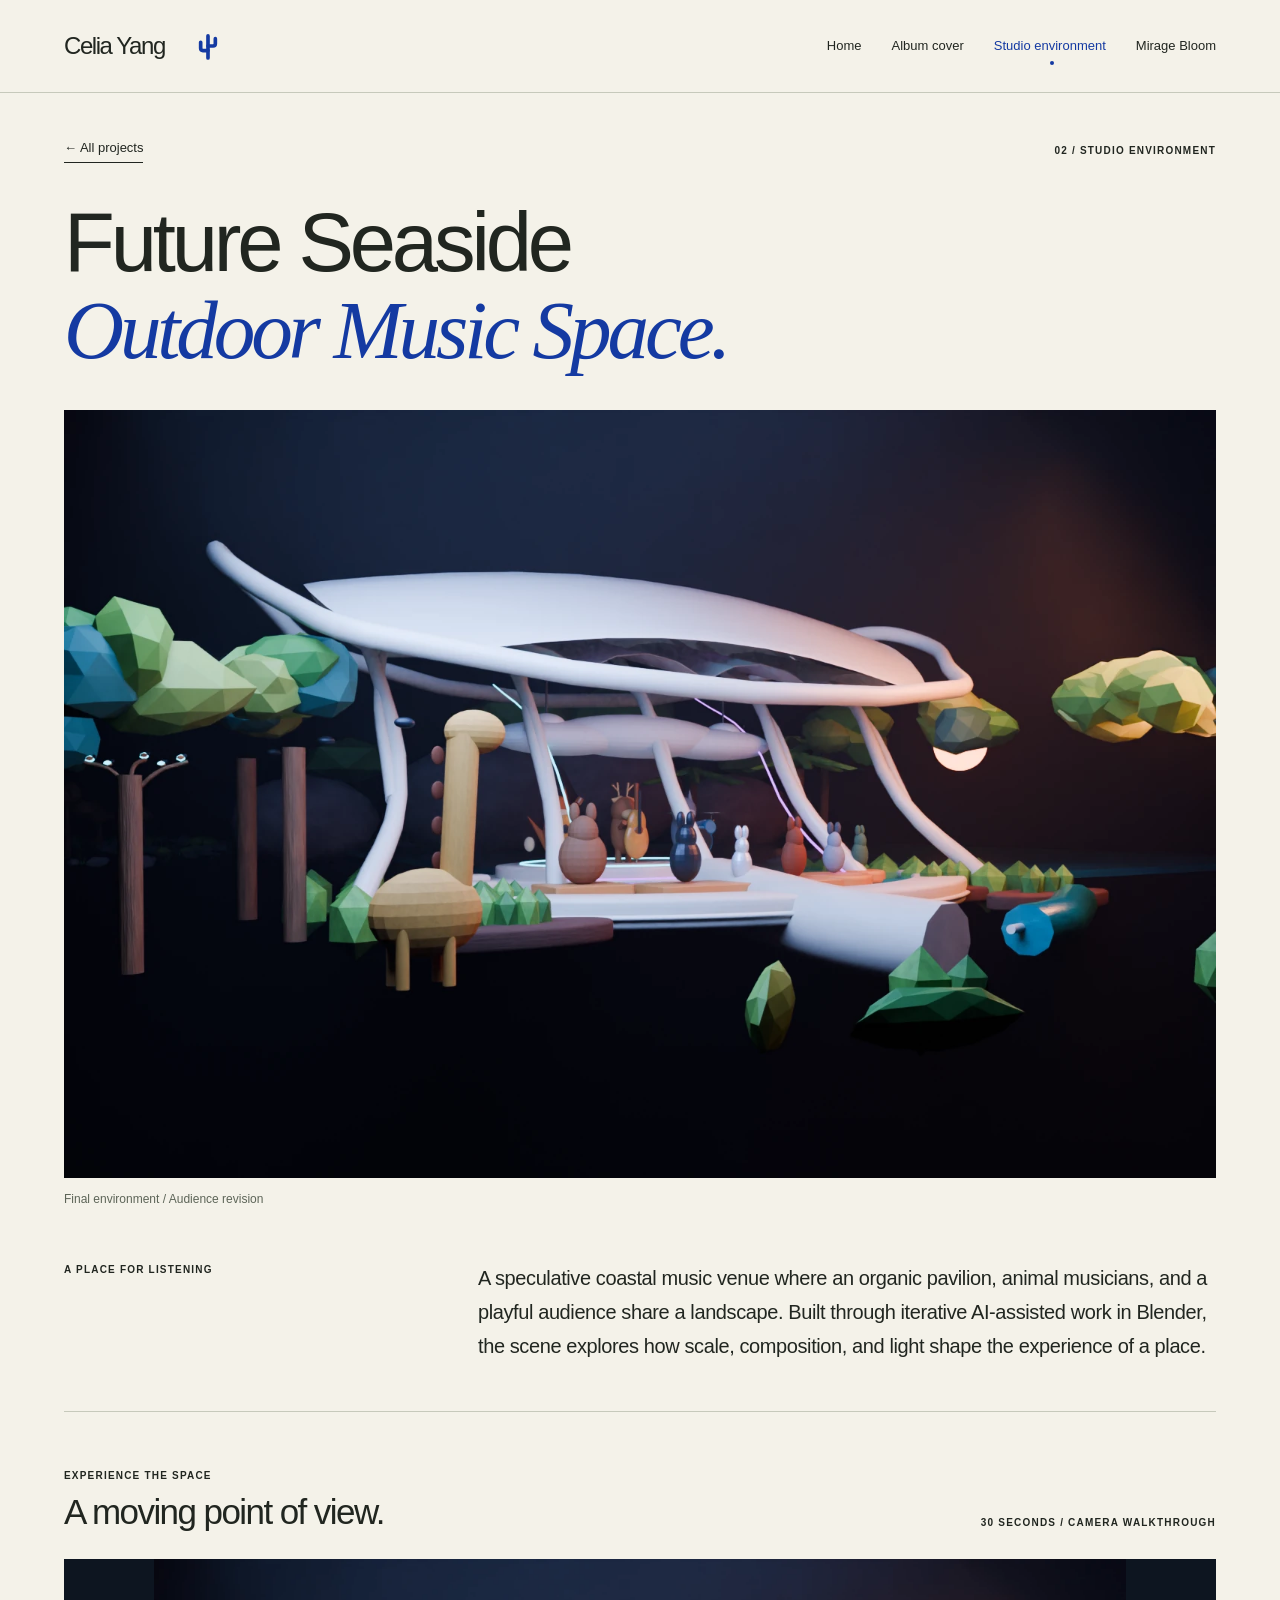
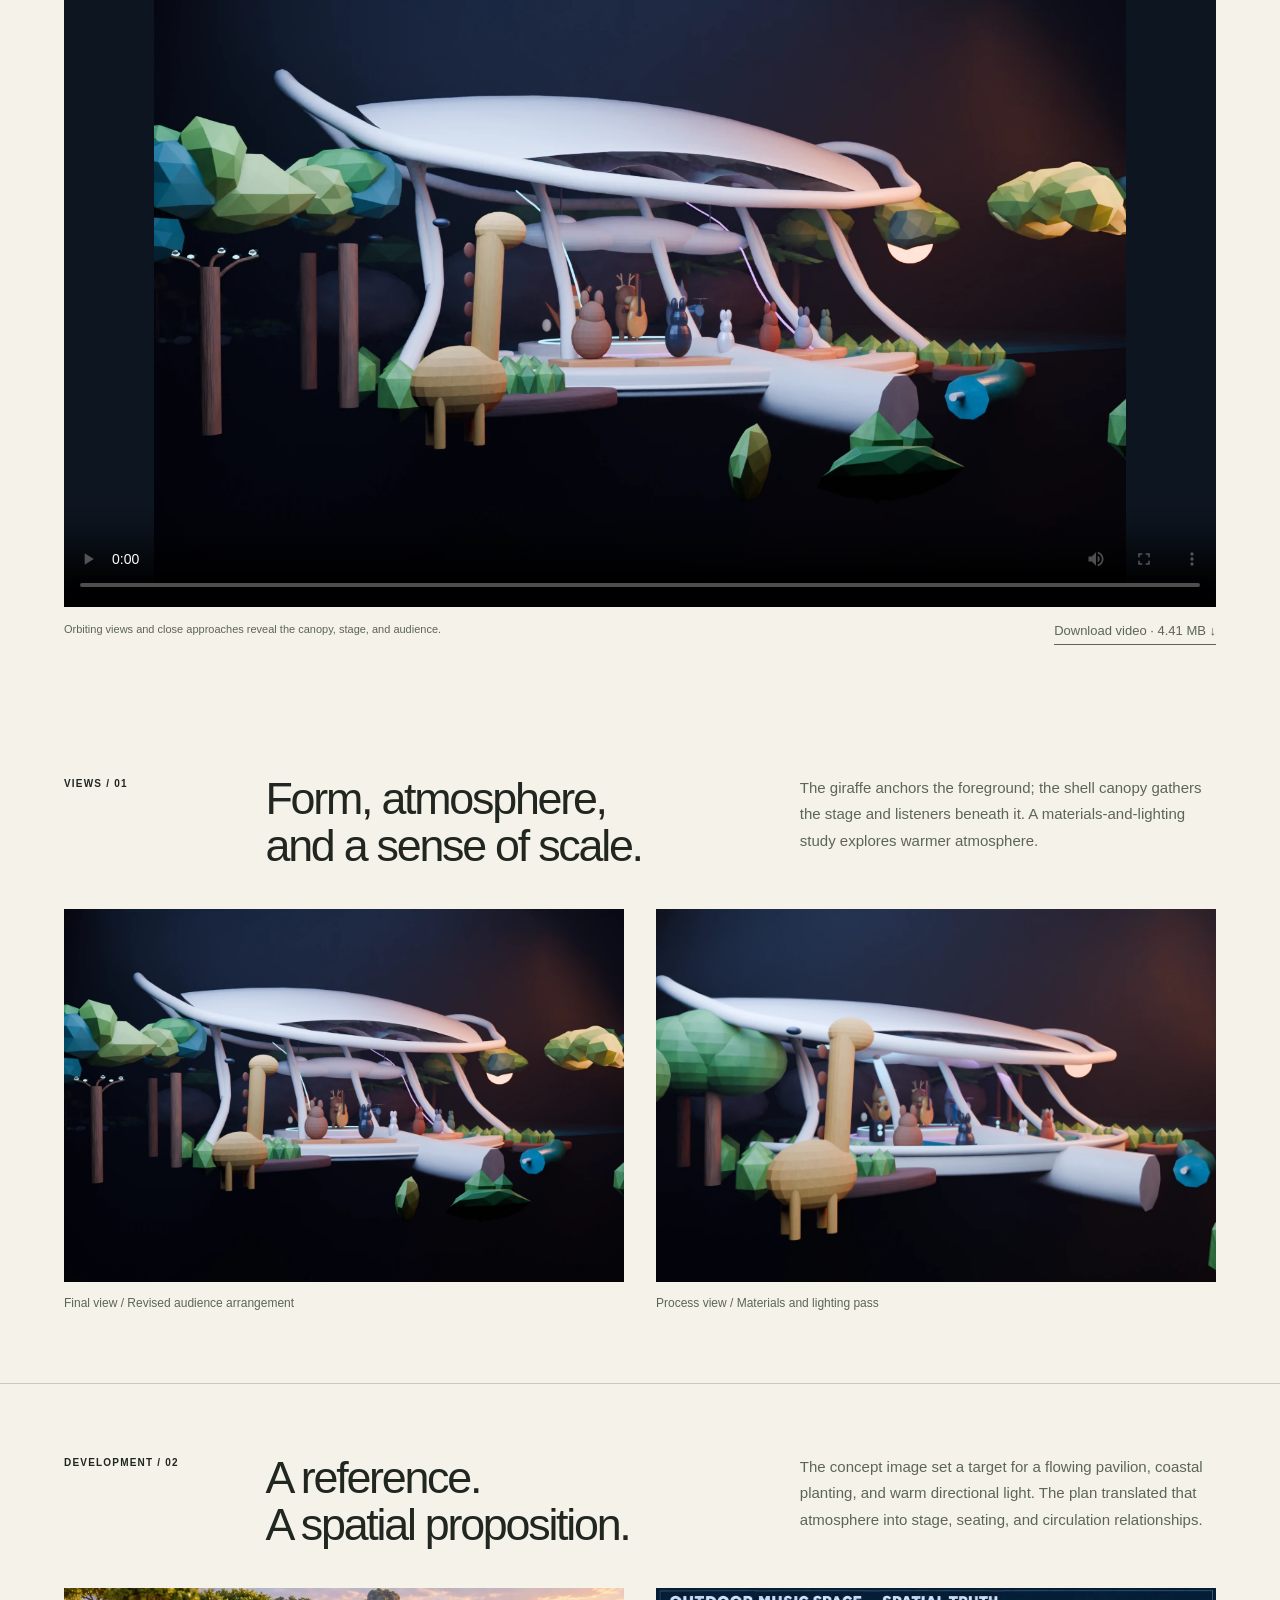
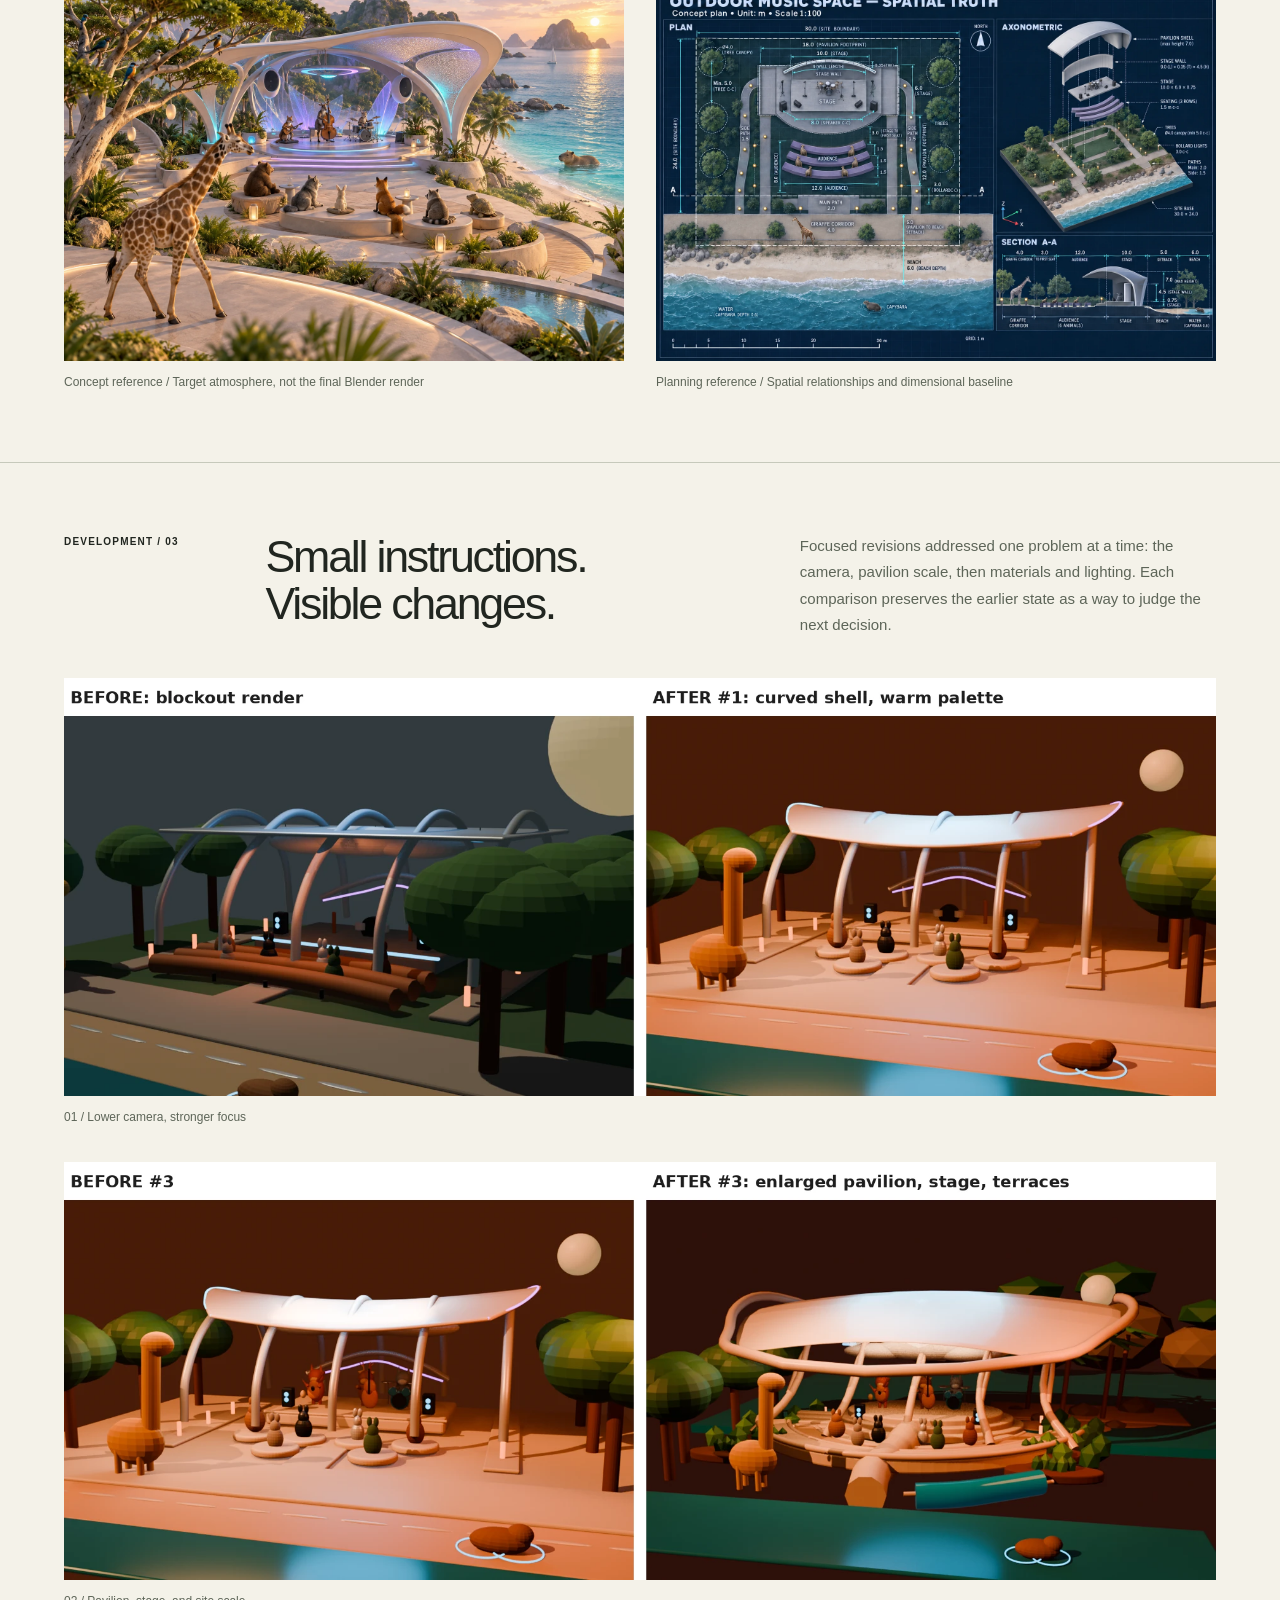
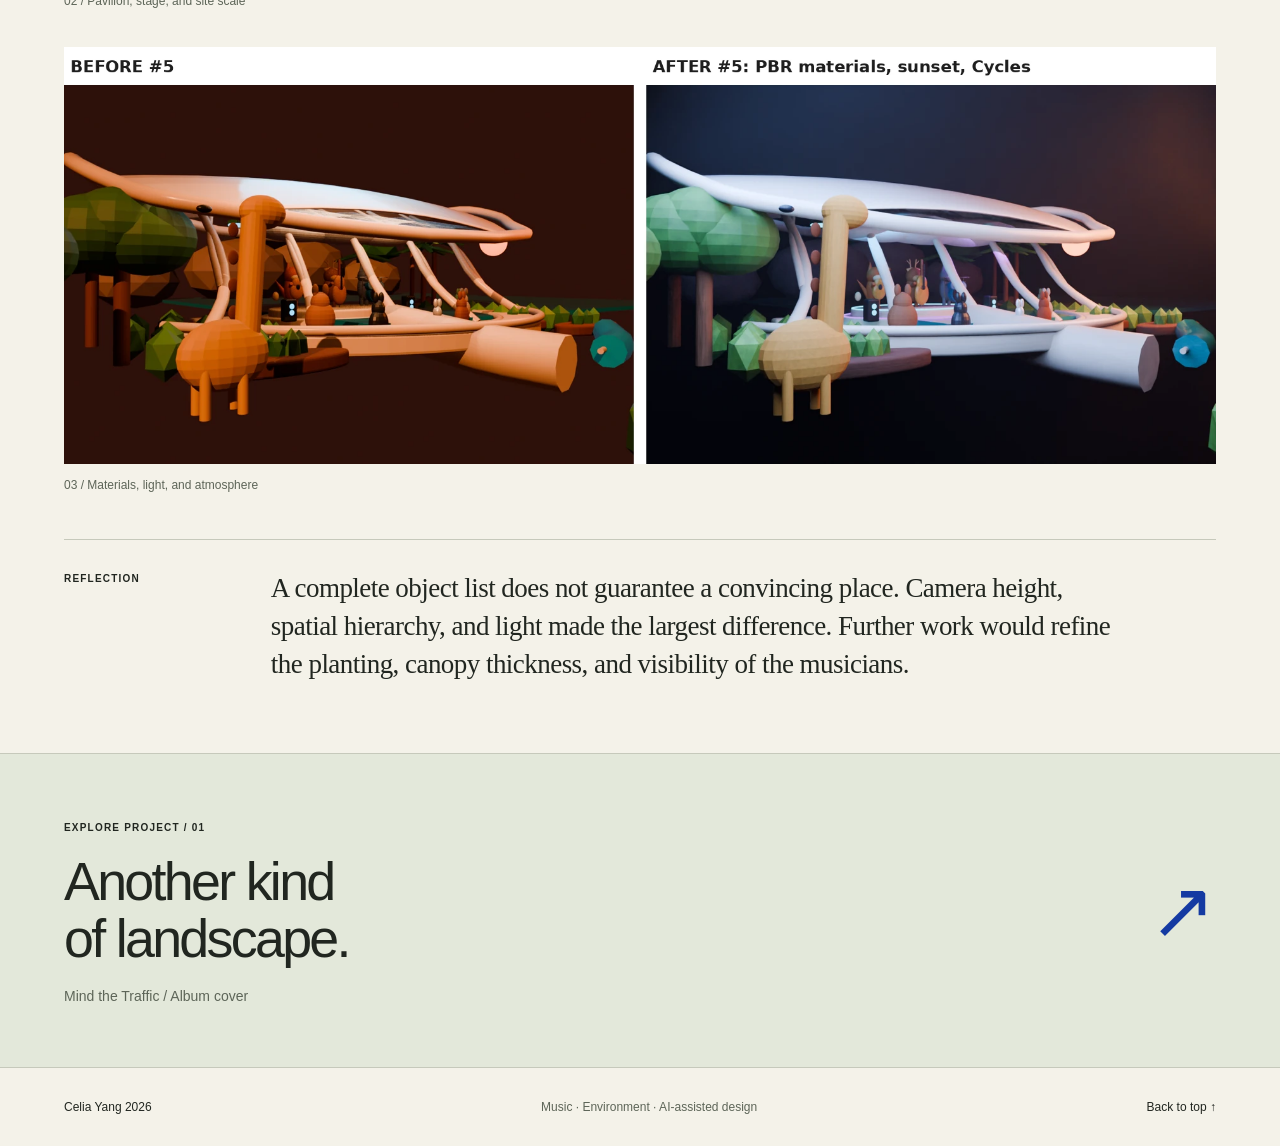
<file: studio.html>
<!doctype html>
<html lang="en"><head><meta charset="utf-8"><meta name="viewport" content="width=device-width,initial-scale=1"><meta name="description" content="Celia Yang’s interdisciplinary design portfolio: music, AI-assisted visual composition, and a speculative coastal music environment."><meta name="theme-color" content="#143aa2"><title>Future Seaside Outdoor Music Space — Celia Yang</title><link rel="icon" href="assets/favicon.svg" type="image/svg+xml"><link rel="stylesheet" href="assets/styles.css"><script src="assets/site.js" defer></script></head>
<body class="page-studio"><a class="skip" href="#main">Skip to content</a><header class="site-header"><a class="wordmark" href="index.html" aria-label="Celia Yang, home">Celia Yang<span class="mark" aria-hidden="true"><svg viewBox="0 0 24 32" width="22" height="30" fill="none" stroke="currentColor" stroke-width="4" stroke-linecap="round" stroke-linejoin="round" focusable="false"><path d="M12 29V5"/><path d="M12 21H6.5Q4 21 4 18.5V12"/><path d="M12 16h5.5q2.5 0 2.5-2.5V8"/></svg></span></a><nav aria-label="Main navigation"><a href="index.html">Home</a><a href="album.html">Album cover</a><a href="studio.html" aria-current="page">Studio environment</a><a href="mirage-bloom.html">Mirage Bloom</a></nav></header><main id="main"><section class="studio-opening"><div class="project-topline"><a class="text-link" href="index.html#projects">← All projects</a><span class="eyebrow">02 / Studio environment</span></div><h1>Future Seaside<br><em>Outdoor Music Space.</em></h1><figure class="studio-hero"><img src="assets/studio/final-environment.webp" alt="White organic music pavilion with animal musicians and audience, a giraffe and low-poly coastal planting" width="1536" height="1024" class="" loading="eager" decoding="async"><figcaption>Final environment / Audience revision</figcaption></figure><div class="studio-description"><span class="eyebrow">A place for listening</span><p>A speculative coastal music venue where an organic pavilion, animal musicians, and a playful audience share a landscape. Built through iterative AI-assisted work in Blender, the scene explores how scale, composition, and light shape the experience of a place.</p></div></section>
<section class="walkthrough-section" id="walkthrough"><div class="section-heading"><div><span class="eyebrow">Experience the space</span><h2>A moving point of view.</h2></div><span class="eyebrow">30 seconds / Camera walkthrough</span></div><video id="walkthrough-video" controls playsinline preload="metadata" poster="assets/studio/final-environment.webp" width="1280" height="720" aria-label="Camera walkthrough of the Future Seaside Outdoor Music Space"><source src="assets/studio/walkthrough-web.mp4" type="video/mp4">Your browser does not support embedded video. <a href="assets/studio/walkthrough-web.mp4">Download the walkthrough</a>.</video><div class="field-caption"><p>Orbiting views and close approaches reveal the canopy, stage, and audience.</p><a class="text-link" href="assets/studio/walkthrough-web.mp4" download>Download video · 4.41 MB ↓</a></div><p id="video-status" class="small" role="status"></p></section>
<section class="process-section"><div class="process-heading"><span class="eyebrow">Views / 01</span><h2>Form, atmosphere,<br>and a sense of scale.</h2><p>The giraffe anchors the foreground; the shell canopy gathers the stage and listeners beneath it. A materials-and-lighting study explores warmer atmosphere.</p></div><div class="two-up"><figure class=""><img src="assets/studio/final-environment.webp" alt="Final view showing the pavilion canopy and animal audience" width="1536" height="1024" class="" loading="lazy" decoding="async"><figcaption>Final view / Revised audience arrangement</figcaption></figure><figure class=""><img src="assets/studio/sunset-render.webp" alt="Earlier materials and lighting render with a warmer atmosphere" width="1200" height="800" class="" loading="lazy" decoding="async"><figcaption>Process view / Materials and lighting pass</figcaption></figure></div></section>
<section class="process-section"><div class="process-heading"><span class="eyebrow">Development / 02</span><h2>A reference.<br>A spatial proposition.</h2><p>The concept image set a target for a flowing pavilion, coastal planting, and warm directional light. The plan translated that atmosphere into stage, seating, and circulation relationships.</p></div><div class="two-up"><figure class=""><img src="assets/studio/concept-reference.webp" alt="Detailed sunset coastal pavilion concept reference with animal performers" width="1536" height="1024" class="" loading="lazy" decoding="async"><figcaption>Concept reference / Target atmosphere, not the final Blender render</figcaption></figure><figure class=""><img src="assets/studio/spatial-plan.webp" alt="Concept plan, section, and exploded axonometric of the music venue" width="1536" height="1024" class="" loading="lazy" decoding="async"><figcaption>Planning reference / Spatial relationships and dimensional baseline</figcaption></figure></div></section>
<section class="process-section"><div class="process-heading"><span class="eyebrow">Development / 03</span><h2>Small instructions.<br>Visible changes.</h2><p>Focused revisions addressed one problem at a time: the camera, pavilion scale, then materials and lighting. Each comparison preserves the earlier state as a way to judge the next decision.</p></div><div class="comparison-stack"><figure class=""><img src="assets/studio/composition-comparison.webp" alt="Side-by-side blockout and revised immersive composition" width="1820" height="660" class="" loading="lazy" decoding="async"><figcaption>01 / Lower camera, stronger focus</figcaption></figure><figure class=""><img src="assets/studio/architecture-comparison.webp" alt="Side-by-side architecture and site revision" width="1820" height="660" class="" loading="lazy" decoding="async"><figcaption>02 / Pavilion, stage, and site scale</figcaption></figure><figure class=""><img src="assets/studio/lighting-comparison.webp" alt="Side-by-side material and lighting revision" width="1820" height="660" class="" loading="lazy" decoding="async"><figcaption>03 / Materials, light, and atmosphere</figcaption></figure></div><div class="reflection"><span class="eyebrow">Reflection</span><p>A complete object list does not guarantee a convincing place. Camera height, spatial hierarchy, and light made the largest difference. Further work would refine the planting, canopy thickness, and visibility of the musicians.</p></div></section><a class="next-project" href="album.html"><div><span class="eyebrow">Explore project / 01</span><h2>Another kind<br>of landscape.</h2><p>Mind the Traffic / Album cover</p></div><span aria-hidden="true">↗</span></a></main><footer><a href="index.html">Celia Yang 2026</a><p>Music · Environment · AI-assisted design</p><a href="#main">Back to top ↑</a></footer></body></html>
</file>
<file: assets/styles.css>
:root{--paper:#f4f2e9;--ink:#212620;--blue:#143aa2;--line:#c6c9bb;--soft:#e5e8df;--muted:#5d6558;--serif:Georgia,'Times New Roman',serif}*{box-sizing:border-box}html{scroll-behavior:smooth;scroll-padding-top:24px}body{margin:0;background:var(--paper);color:var(--ink);font-family:Arial,Helvetica,sans-serif;line-height:1.5}a{color:inherit;text-decoration:none}button{font:inherit;color:inherit;cursor:pointer}a,button{-webkit-tap-highlight-color:transparent}a:focus-visible,button:focus-visible,summary:focus-visible{outline:3px solid var(--blue);outline-offset:5px}img{display:block;width:100%;height:auto}figure{margin:0}figcaption{font-size:12px;line-height:1.55;color:var(--muted);margin-top:12px}h1,h2,h3,p{margin:0}h1,h2,h3{font-weight:400;letter-spacing:-.05em;line-height:1.05}h1{font-size:clamp(52px,7.5vw,112px)}h2{font-size:clamp(34px,4.2vw,62px)}h3{font-size:32px}em{font-family:var(--serif);font-weight:400}.site-header,main,footer{max-width:1440px;margin:auto}.site-header{display:flex;justify-content:space-between;align-items:center;padding:28px 5vw;border-bottom:1px solid var(--line);gap:30px}.wordmark{display:flex;align-items:center;gap:32px;font-size:24px;letter-spacing:-.06em}.mark{color:var(--blue);font-size:29px;display:inline-flex;align-items:center}.mark svg{display:block;width:22px;height:30px}nav{display:flex;align-items:center;gap:30px;font-size:13px}nav a{padding:6px 0;position:relative}nav a[aria-current=page]{color:var(--blue)}nav a[aria-current=page]:after{content:'';position:absolute;height:4px;width:4px;background:var(--blue);border-radius:50%;bottom:-3px;left:50%}nav a:hover,.text-link:hover{color:var(--blue)}.eyebrow{text-transform:uppercase;letter-spacing:.12em;font-size:10px;font-weight:600;line-height:1.7}.dot{display:inline-block;width:7px;height:7px;background:var(--blue);border-radius:100%;margin-right:10px}.home-intro{padding:55px 5vw 48px}.home-intro h1{margin-top:30px;max-width:1100px;letter-spacing:-.065em}.home-intro h1 em{color:var(--blue)}.intro-bottom{display:flex;justify-content:space-between;align-items:end;margin-top:36px;gap:40px}.intro-bottom p{max-width:420px;font-size:18px;line-height:1.6}.text-link{font-size:13px;border-bottom:1px solid currentColor;padding-bottom:4px;display:inline-block;width:fit-content}.cattle-section{padding:30px 5vw 65px}.section-heading{display:flex;justify-content:space-between;align-items:end;gap:30px;margin-bottom:28px}.section-heading h2{font-size:35px;letter-spacing:-.045em}.section-heading .eyebrow+h2{margin-top:8px}.sound-controls{display:flex;gap:8px}.pill{border:1px solid #a5ae9e;background:transparent;padding:8px 14px;border-radius:30px;font-size:11px;white-space:nowrap}.pill:hover{background:var(--ink);color:var(--paper)}.cattle-field{position:relative;min-height:390px;overflow:hidden;border:1px solid #b4bfac;border-radius:180px 180px 0 0;background-color:#e1e6d9;background-image:linear-gradient(#adb69c40 1px,transparent 1px),linear-gradient(90deg,#adb69c40 1px,transparent 1px);background-size:40px 40px}.field-note{position:absolute;left:6%;top:35%;color:#3f583b;font-size:clamp(35px,6vw,85px);line-height:.95;font-family:var(--serif);font-style:italic;letter-spacing:-.05em;pointer-events:none}.field-note span{font:12px Arial;letter-spacing:0}.field-coordinate{position:absolute;right:30px;bottom:20px;letter-spacing:.1em;font-size:9px;color:#52604b}.cow{position:absolute;width:clamp(115px,15vw,190px);height:clamp(145px,18vw,220px);background:var(--paper);border:1px solid #697961;padding:7px 7px 0;box-shadow:0 9px 14px #263e2518;touch-action:none;user-select:none;cursor:grab;will-change:transform;border-radius:50% 50% 5px 5px}.cow-photo{display:block;width:100%;height:calc(100% - 26px);border-radius:50% 50% 0 0;background-image:url('album/final-cover.webp');background-size:450%;background-repeat:no-repeat;pointer-events:none}.cow-label{display:block;font-size:9px;text-transform:uppercase;letter-spacing:.12em;line-height:26px;pointer-events:none}.cow-one{left:41%;top:22%;rotate:-12deg}.cow-one .cow-photo{background-position:20% 78%}.cow-two{left:58%;top:13%;rotate:8deg}.cow-two .cow-photo{background-position:52% 73%}.cow-three{left:75%;top:31%;rotate:-5deg}.cow-three .cow-photo{background-position:82% 84%}.cow.dragging{cursor:grabbing;box-shadow:0 15px 20px #263e2535;rotate:0deg}.cow.mooing .cow-label{color:var(--blue);font-weight:bold}.field-caption{display:flex;justify-content:space-between;gap:24px;margin-top:14px;font-size:11px;color:var(--muted)}.projects{padding:48px 5vw 70px;border-top:1px solid var(--line)}.project-grid{display:grid;grid-template-columns:1fr 1fr;gap:36px}.project-media{height:470px;display:flex;align-items:center;justify-content:center;overflow:hidden}.album-card{background:#e2ded0;padding:35px}.album-card img{height:100%;width:auto;max-width:100%;object-fit:contain}.studio-card{background:#0d1520;padding:0}.studio-card img{width:100%;height:auto}.project-title{display:flex;justify-content:space-between;align-items:start;margin-top:20px;gap:15px}.project-title h3{margin:8px 0 12px}.project-title p{font-size:13px;color:var(--muted)}.round-arrow{width:38px;height:38px;display:grid;place-items:center;border:1px solid var(--line);border-radius:50%;font-size:24px;flex-shrink:0}.project-card:hover .round-arrow{background:var(--blue);color:white;border-color:var(--blue)}.closing{border-top:1px solid var(--line);padding:60px 5vw;display:grid;grid-template-columns:1fr 2fr;gap:30px}.closing p{font-family:var(--serif);font-size:clamp(28px,3.5vw,45px);line-height:1.2;letter-spacing:-.03em}footer{padding:30px 5vw;display:flex;justify-content:space-between;align-items:center;border-top:1px solid var(--line);font-size:12px;gap:20px}footer p{color:var(--muted)}.skip{position:fixed;top:-100px;left:20px;background:var(--blue);color:white;padding:12px;z-index:100}.skip:focus{top:10px}.sr-only{position:absolute;width:1px;height:1px;overflow:hidden;clip:rect(0,0,0,0);white-space:nowrap}.project-opening{padding:54px 5vw 60px;display:grid;grid-template-columns:.72fr 1.28fr;gap:65px;align-items:start}.project-side>.eyebrow{display:block;margin:60px 0 18px}.project-side h1{font-size:clamp(54px,6.5vw,90px)}.project-deck{font-size:17px;max-width:340px;margin-top:27px;line-height:1.65;color:var(--muted)}dl{margin:35px 0;display:grid;gap:12px}dl div{display:grid;grid-template-columns:110px 1fr;gap:8px;font-size:11px}dt{color:var(--muted)}dd{margin:0}.final-art img{height:auto;width:100%;object-fit:contain}.band{padding:42px 5vw;display:grid;grid-template-columns:1fr 1fr;gap:30px;background:var(--blue);color:var(--paper)}.band h2{font-size:34px;max-width:400px;margin:10px 0}.band p{font-size:13px}.listen-actions{align-self:center;display:flex;flex-wrap:wrap;gap:18px;align-items:center}.solid-button{padding:13px 18px;background:var(--paper);color:var(--blue);border:1px solid var(--paper);font-size:12px}.solid-button:disabled{opacity:.7;cursor:default}.small{font-size:11px!important;line-height:1.6}.listen-actions .small{width:100%;opacity:.85}.song-player{grid-column:1/-1}.song-player iframe{width:100%;height:166px;border:0}.process-section{padding:70px 5vw;border-bottom:1px solid var(--line)}.process-heading{display:grid;grid-template-columns:.4fr 1.2fr 1fr;gap:35px;margin-bottom:40px}.process-heading h2{font-size:clamp(32px,3.5vw,48px)}.process-heading p{color:var(--muted);font-size:15px;line-height:1.75}.two-up{display:grid;grid-template-columns:1fr 1fr;gap:32px;align-items:start}.two-up img{height:auto;object-fit:contain}.composition-grid{display:grid;grid-template-columns:.65fr 1fr 1fr;gap:30px;align-items:start}.composition-grid img{max-height:480px;object-fit:contain}.source-photo img{width:100%;max-height:480px;object-fit:contain}.reflection{display:grid;grid-template-columns:.4fr 2.2fr;gap:35px;border-top:1px solid var(--line);margin-top:44px;padding-top:30px}.reflection p{font-family:var(--serif);font-size:27px;line-height:1.4;letter-spacing:-.02em;max-width:850px}.process-details{margin-top:38px;border-top:1px solid var(--line);border-bottom:1px solid var(--line);padding:20px 0}.process-details summary{cursor:pointer;font-size:14px;display:flex;justify-content:space-between;gap:15px;list-style:none}.process-details summary::-webkit-details-marker{display:none}.process-details[open] .two-up{margin-top:24px}.next-project{padding:60px 5vw;display:flex;justify-content:space-between;gap:30px;background:#e3e8da}.next-project h2{margin:15px 0 20px}.next-project>span{font-size:80px;color:var(--blue);align-self:center}.next-project p{font-size:14px;color:var(--muted)}.next-project:hover{background:#d9e1cc}.studio-opening{padding:45px 5vw 0}.project-topline{display:flex;justify-content:space-between;align-items:center;gap:20px;margin-bottom:36px}.studio-opening h1{font-size:clamp(48px,6.5vw,91px);margin-bottom:36px}.studio-opening h1 em{color:var(--blue)}.studio-hero img{width:100%;height:auto}.studio-description{display:grid;grid-template-columns:1fr 2fr;gap:45px;padding:42px 0 48px;border-bottom:1px solid var(--line);margin-top:10px}.studio-description p{font-size:20px;line-height:1.7;letter-spacing:-.02em;max-width:820px}.walkthrough-section{padding:50px 5vw 60px}video{display:block;width:100%;height:auto;aspect-ratio:16/9;background:#0d1520;object-fit:contain}.walkthrough-section .field-caption{align-items:start}.comparison-stack{display:grid;gap:36px}.comparison-stack figure{max-width:100%}.comparison-stack img{height:auto;width:100%}[hidden]{display:none!important}
@media(min-width:1450px){.site-header,footer{padding-left:72px;padding-right:72px}}@media(max-width:1000px){.project-media{height:370px}.project-opening{gap:32px;grid-template-columns:.8fr 1.2fr}.project-side>.eyebrow{margin-top:32px}.process-heading{grid-template-columns:.35fr 1.3fr}.process-heading p{grid-column:2}.cow-photo{background-size:480%}.field-caption p{max-width:50%}}@media(max-width:680px){.site-header{padding:20px 6vw;align-items:start;gap:12px;flex-wrap:wrap}.wordmark{font-size:23px;gap:16px}nav{gap:20px;font-size:11px;flex-wrap:wrap}.home-intro{padding:40px 6vw}.home-intro h1{font-size:clamp(42px,10.2vw,69px);margin-top:22px}.intro-bottom{align-items:start;flex-direction:column;gap:22px;margin-top:26px}.intro-bottom p{font-size:16px;max-width:320px}.cattle-section{padding:20px 6vw 40px}.section-heading{align-items:start;flex-direction:column;gap:15px}.section-heading h2{font-size:29px}.cattle-field{min-height:350px;border-radius:100px 100px 0 0}.field-note{top:12%;left:10%;font-size:45px}.cow{width:105px;height:145px}.cow-one{left:7%;top:46%}.cow-two{left:38%;top:35%}.cow-three{left:65%;top:50%}.field-coordinate{right:12px;bottom:10px;font-size:7px}.field-caption{flex-direction:column;gap:6px;font-size:10px}.field-caption p{max-width:none}.project-grid{grid-template-columns:1fr;gap:42px}.projects{padding:38px 6vw}.project-media{height:auto;min-height:260px}.album-card{padding:25px}.album-card img{width:100%;height:auto;max-height:460px}.studio-card img{height:auto}.project-title h3{font-size:30px}.closing{grid-template-columns:1fr;padding:40px 6vw;gap:20px}footer{padding:24px 6vw;flex-wrap:wrap;font-size:10px}footer p{order:3;width:100%}.project-opening{grid-template-columns:1fr;padding:30px 6vw 38px;gap:30px}.project-side>.eyebrow{margin-top:28px}.project-side h1{font-size:60px}.project-side h1 br{display:none}.project-deck{max-width:100%;font-size:16px}dl{margin:22px 0}.band{grid-template-columns:1fr;padding:32px 6vw;gap:20px}.band h2{font-size:30px}.process-section{padding:42px 6vw}.process-heading{grid-template-columns:1fr;gap:14px;margin-bottom:26px}.process-heading h2{font-size:36px}.process-heading p{grid-column:auto;font-size:14px}.two-up{grid-template-columns:1fr;gap:28px}.composition-grid{grid-template-columns:1fr 1fr;gap:24px 18px}.composition-grid figure:first-child{grid-column:1/-1}.source-photo img{max-height:380px}.reflection{grid-template-columns:1fr;gap:16px;margin-top:30px}.reflection p{font-size:25px}.next-project{padding:40px 6vw}.next-project>span{font-size:55px}.next-project h2{font-size:40px}.studio-opening{padding:30px 6vw 0}.project-topline{align-items:start;gap:20px}.project-topline .eyebrow{max-width:130px;text-align:right}.studio-opening h1{font-size:43px;margin-bottom:25px}.studio-description{grid-template-columns:1fr;gap:18px;padding:25px 0 30px}.studio-description p{font-size:17px}.walkthrough-section{padding:35px 6vw 40px}.walkthrough-section .field-caption{gap:14px}figcaption{font-size:11px}}
@media(prefers-reduced-motion:reduce){html{scroll-behavior:auto}*{animation:none!important;transition:none!important}}

/* Mirage Bloom card */
.project-card.wide{grid-column:1/-1}
.mirage-card{background:#1b1538;padding:0;height:auto;max-height:560px}
.mirage-card img{width:100%;height:auto;display:block}

/* Mirage Bloom content box + directory */
.mirage-box{border:1px solid var(--line);background:#fbfaf3;padding:0;display:grid;grid-template-columns:1.25fr 1fr;gap:0;align-items:stretch}
.mirage-box .mirage-card{display:block;max-height:none;height:100%;min-height:300px}
.mirage-box .mirage-card img{height:100%;object-fit:cover}
.mirage-box .project-title{margin:0;padding:28px 30px;display:block}
.mirage-box .project-title h3{margin:8px 0 12px}
.box-dir{list-style:none;margin:22px 0 0;padding:0;display:grid;gap:10px}
.box-dir a{display:grid;grid-template-columns:62px 1fr 34px;gap:12px;align-items:center;border:1px solid var(--line);padding:12px 14px;background:var(--paper)}
.box-dir a:hover{border-color:var(--blue)}
.box-dir a.play{background:var(--blue);color:var(--paper);border-color:var(--blue)}
.box-dir .bd-wk{font-size:10px;text-transform:uppercase;letter-spacing:.12em;font-weight:600}
.box-dir .bd-t{font-size:12px;line-height:1.45;color:var(--muted)}
.box-dir a.play .bd-t{color:#dfe6ff}
.box-dir .bd-t b{display:block;font-size:15px;font-weight:600;color:var(--ink);letter-spacing:-.01em}
.box-dir a.play .bd-t b{color:#fff}
.box-dir .bd-go{font-size:22px;text-align:center}
@media(max-width:820px){.mirage-box{grid-template-columns:1fr}.mirage-box .mirage-card{min-height:0;height:auto}.mirage-box .mirage-card img{height:auto}.mirage-box .project-title{padding:22px 20px}}
</file>
<file: assets/mirage-bloom/mb.css>
:root{--night:#15122b;--dusk:#2a2050;--plum:#4a2a68;--ember:#e0704f;--sun:#f2b96b;--sand:#f4e8d2;--paper:#fbf5e8;--sage:#6f9a78;--sage-d:#2f5a44;--bloom:#fff6e3;--ink:#1b1630;--mute:#5b5373;--line:rgba(27,22,48,.16);
--serif:'Fraunces',Georgia,'Times New Roman',serif;--sans:'Instrument Sans',system-ui,-apple-system,'Segoe UI',sans-serif;--mono:'DM Mono',ui-monospace,Menlo,monospace}
*{box-sizing:border-box}html{scroll-behavior:smooth}
body{margin:0;font-family:var(--sans);font-size:17px;line-height:1.6;color:var(--ink);background:var(--paper);-webkit-font-smoothing:antialiased}
img{max-width:100%;height:auto;display:block}a{color:inherit}
.wrap{max-width:1120px;margin:0 auto;padding:0 24px}
.top{position:fixed;inset:0 0 auto 0;z-index:50;display:flex;align-items:center;gap:14px;padding:10px 20px;background:rgba(21,18,43,.82);backdrop-filter:blur(10px);color:var(--bloom);font-family:var(--mono);font-size:.78rem}
.top .brand{font-family:var(--serif);font-size:1.05rem;text-decoration:none;white-space:nowrap;margin-right:auto}
.top a.l{text-decoration:none;padding:6px 10px;border-radius:99px;opacity:.75;white-space:nowrap}
.top a.l:hover{opacity:1}.top a.l.on{background:var(--bloom);color:var(--night);opacity:1}
.top a.go{text-decoration:none;padding:6px 12px;border-radius:99px;background:var(--sun);color:var(--night);white-space:nowrap;font-weight:500}
@media(max-width:760px){.top a.l.opt{display:none}}
a:focus-visible,button:focus-visible{outline:3px solid var(--sun);outline-offset:2px}
.hero{position:relative;color:var(--bloom);min-height:78vh;display:flex;align-items:flex-end;padding:120px 0 56px;background:var(--night) center/cover no-repeat}
.hero::before{content:"";position:absolute;inset:0;background:linear-gradient(180deg,rgba(21,18,43,.55) 0%,rgba(21,18,43,.15) 40%,rgba(21,18,43,.82) 100%)}
.hero .wrap{position:relative}
.kicker{font-family:var(--mono);font-size:.74rem;letter-spacing:.14em;text-transform:uppercase;opacity:.85}
h1,h2,h3{font-family:var(--serif);font-weight:400;line-height:1.08;margin:.2em 0 .3em;letter-spacing:-.01em}
h1{font-size:clamp(3rem,8vw,6rem)}h1 em{font-style:italic;color:var(--sun)}
h2{font-size:clamp(1.8rem,3.8vw,2.7rem)}h3{font-size:1.3rem}
.sub{font-size:1.2rem;max-width:44ch;opacity:.92}
.btns{display:flex;flex-wrap:wrap;gap:10px;margin-top:22px}
.btn{display:inline-block;text-decoration:none;padding:12px 20px;border-radius:99px;border:1.5px solid currentColor;font-family:var(--mono);font-size:.82rem;letter-spacing:.04em}
.btn.fill{background:var(--sun);border-color:var(--sun);color:var(--night);font-weight:500}
.btn:hover{transform:translateY(-1px)}
.sec{padding:clamp(52px,8vw,96px) 0}
.sec.dark{background:var(--night);color:var(--bloom)}.sec.dusk{background:var(--dusk);color:var(--bloom)}.sec.sand{background:var(--sand)}
.sec .kicker{color:var(--mute)}.sec.dark .kicker,.sec.dusk .kicker{color:var(--sun)}
.lead{font-size:1.15rem;max-width:62ch}
.stage{position:relative;aspect-ratio:16/9;background:#2a2050 center/cover no-repeat;border-radius:18px;overflow:hidden;box-shadow:0 24px 60px -24px rgba(21,18,43,.6);margin-top:24px}
.stage iframe{position:absolute;inset:0;width:100%;height:100%;border:0}
.stage .load{position:absolute;inset:0;display:grid;place-items:center;background:linear-gradient(180deg,rgba(21,18,43,.15),rgba(21,18,43,.55))}
.stage .load button{font:500 .9rem var(--mono);padding:14px 26px;border-radius:99px;border:0;background:var(--sun);color:var(--night);cursor:pointer}
.note{font-family:var(--mono);font-size:.78rem;color:var(--mute);margin-top:12px}
.sec.dark .note,.sec.dusk .note{color:#c9c0e0}
.grid{display:grid;gap:22px;grid-template-columns:repeat(auto-fit,minmax(300px,1fr));margin-top:30px}
.card{background:#fff;border:1px solid var(--line);border-radius:18px;overflow:hidden;display:flex;flex-direction:column}
.card .b{padding:20px 22px 24px}.card p{margin:.3em 0;color:var(--mute);font-size:.97rem}
.card h3{margin-top:0}
.fig img{border-radius:12px;width:100%}
.fig figcaption{font-family:var(--mono);font-size:.72rem;color:var(--mute);margin-top:8px}
.sec.dark .fig figcaption{color:#c9c0e0}
.two{display:grid;gap:34px;grid-template-columns:repeat(auto-fit,minmax(320px,1fr));align-items:center;margin-top:28px}
.steps{counter-reset:s;list-style:none;padding:0;margin:20px 0 0;display:grid;gap:12px}
.steps li{counter-increment:s;display:grid;grid-template-columns:38px 1fr;gap:12px;align-items:start}
.steps li::before{content:counter(s);display:grid;place-items:center;width:34px;height:34px;border-radius:50%;background:var(--sun);color:var(--night);font:500 .85rem var(--mono)}
.steps b{font-weight:600}
table.snd{width:100%;border-collapse:collapse;margin-top:26px;font-size:.96rem}
table.snd th,table.snd td{text-align:left;vertical-align:top;padding:14px 12px;border-top:1px solid var(--line)}
table.snd th{font:500 .74rem var(--mono);letter-spacing:.1em;text-transform:uppercase;color:var(--mute);width:22%}
.chip{display:inline-block;font:500 .74rem var(--mono);padding:3px 10px;border-radius:99px;border:1.5px solid;margin-right:6px}
.chip.g{color:#4f6fb0}.chip.b{color:#3f8a6b}.chip.a{color:#c4452f}
.weeks{display:grid;gap:22px;grid-template-columns:repeat(auto-fit,minmax(320px,1fr));margin-top:28px}
.wk{display:flex;flex-direction:column;text-decoration:none;color:var(--ink);background:#fff;border:1px solid var(--line);border-radius:18px;overflow:hidden;transition:transform .2s,box-shadow .2s}
.wk:hover{transform:translateY(-3px);box-shadow:0 20px 40px -24px rgba(27,22,48,.5)}
.wk img{aspect-ratio:16/9;object-fit:cover;width:100%;height:auto}
.wk .b{padding:18px 22px 22px}.wk .t{font:500 .72rem var(--mono);letter-spacing:.12em;text-transform:uppercase;color:var(--ember)}
.wk h3{margin:.2em 0}.wk p{margin:.2em 0;color:var(--mute);font-size:.96rem}.wk .go{font:500 .82rem var(--mono);margin-top:10px}
.callout{border-left:4px solid var(--ember);background:#fff;padding:16px 20px;border-radius:0 12px 12px 0;margin:26px 0 0;max-width:70ch}
footer{background:var(--night);color:#c9c0e0;padding:40px 0;font-size:.88rem}
footer .wrap{display:grid;gap:18px;grid-template-columns:repeat(auto-fit,minmax(260px,1fr))}
footer a{color:var(--bloom)}
@media(prefers-reduced-motion:reduce){html{scroll-behavior:auto}.wk,.btn{transition:none}}
.card .b p a{color:var(--sage-d);text-underline-offset:3px}.card .b p a:hover{color:var(--ember)}
.sec.sand td a,.sec td a,.sec .lead a{color:var(--sage-d)}
.sec.dark ul li{margin:.35em 0}
table.snd td .chip{margin-right:6px;font-size:.68rem;padding:1px 8px}
</file>
